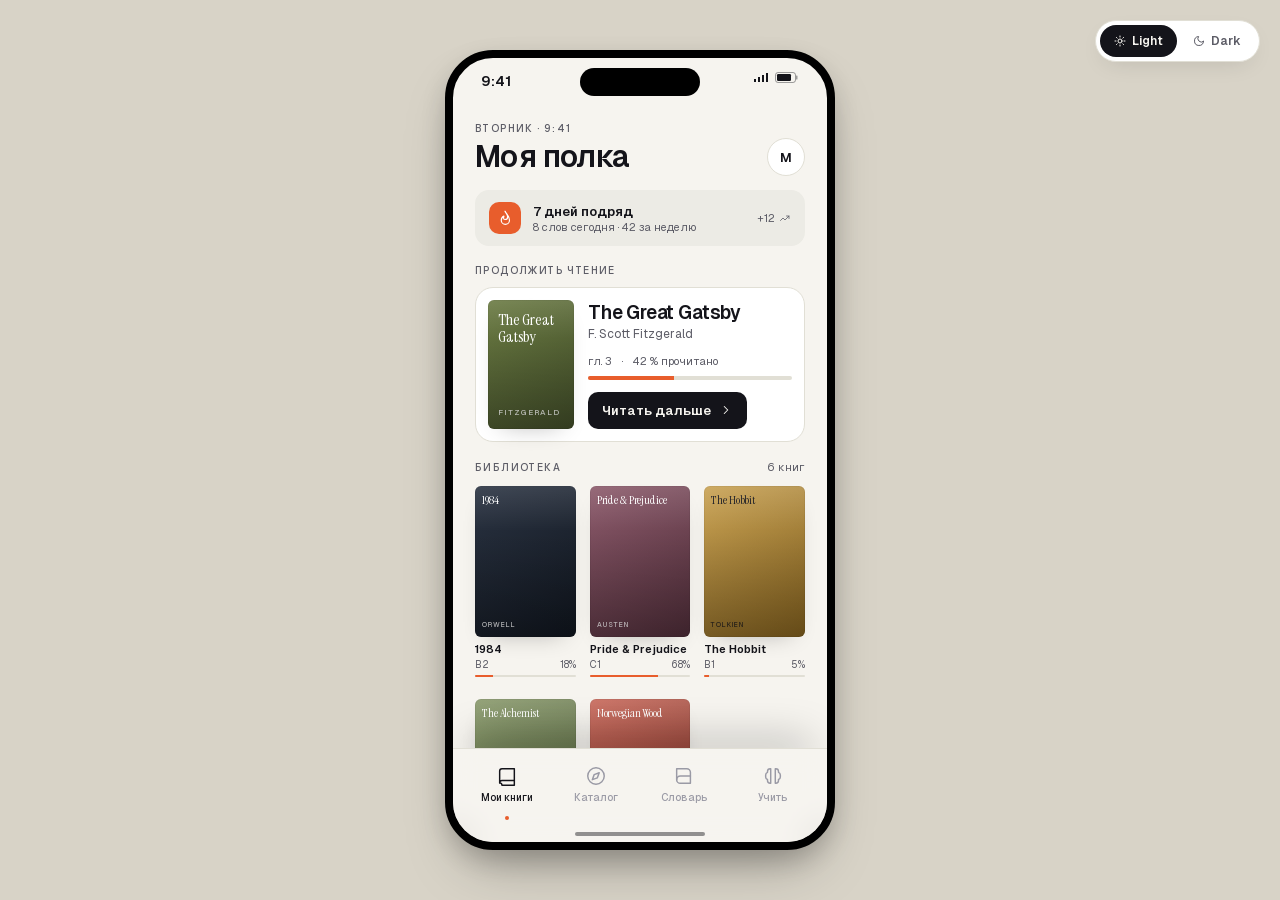
<file: design/project/EN Reader Prototype (standalone).html>
<!DOCTYPE html>
<html>
<head>
  <meta charset="utf-8">
  <title>EN Reader — Prototype</title>
  <style>
    * { margin: 0; padding: 0; box-sizing: border-box; }
    body { background: #f6f4ef; display: flex; align-items: center; justify-content: center; min-height: 100vh; font-family: -apple-system, BlinkMacSystemFont, sans-serif; }
    #__bundler_loading { position: fixed; bottom: 20px; right: 20px; font: 13px/1.4 -apple-system, BlinkMacSystemFont, sans-serif; color: #666; background: #fff; padding: 8px 14px; border-radius: 8px; box-shadow: 0 1px 4px rgba(0,0,0,0.12); z-index: 10000; }
    #__bundler_thumbnail { position: fixed; inset: 0; width: 100%; height: 100%; display: flex; align-items: center; justify-content: center; background: #f6f4ef; z-index: 9999; }
    #__bundler_thumbnail svg { width: 100%; height: 100%; object-fit: contain; }
    #__bundler_placeholder { color: #999; font-size: 14px; }
  </style>
  <noscript>
    <style>#__bundler_loading { display: none; }</style>
    <div style="position:fixed;bottom:12px;left:12px;font:13px/1.4 -apple-system,BlinkMacSystemFont,sans-serif;color:#999;background:rgba(255,255,255,0.9);padding:6px 12px;border-radius:6px;box-shadow:0 1px 4px rgba(0,0,0,0.08);z-index:10000;">
      This page requires JavaScript to display.
    </div>
  </noscript>
</head>
<body>
  <div id="__bundler_thumbnail">
  <svg viewBox="0 0 1200 800" xmlns="http://www.w3.org/2000/svg">
    <rect width="1200" height="800" fill="#f6f4ef"></rect>
    <g transform="translate(420,180)">
      <rect x="0" y="0" width="360" height="440" rx="16" fill="#14141a"></rect>
      <rect x="40" y="60" width="280" height="18" rx="4" fill="#e85d2c"></rect>
      <rect x="40" y="108" width="220" height="12" rx="3" fill="#ebebef" opacity="0.7"></rect>
      <rect x="40" y="140" width="260" height="12" rx="3" fill="#ebebef" opacity="0.5"></rect>
      <rect x="40" y="172" width="180" height="12" rx="3" fill="#ebebef" opacity="0.5"></rect>
      <rect x="40" y="230" width="90" height="90" rx="8" fill="#e85d2c"></rect>
      <rect x="150" y="230" width="170" height="18" rx="4" fill="#ebebef"></rect>
      <rect x="150" y="258" width="130" height="12" rx="3" fill="#9a9aa5"></rect>
      <rect x="40" y="360" width="280" height="44" rx="22" fill="#e85d2c"></rect>
    </g>
    <text x="600" y="700" text-anchor="middle" font-family="sans-serif" font-size="28" font-weight="600" fill="#14141a">EN Reader</text>
  </svg>
</div>
  <div id="__bundler_loading">Unpacking...</div>

  <script>
    
document.addEventListener('DOMContentLoaded', async function() {
  const loading = document.getElementById('__bundler_loading');
  function setStatus(msg) { if (loading) loading.textContent = msg; }

  // Error sink persists across replaceWith since it's on window, not the DOM.
  window.addEventListener('error', function(e) {
    var p = document.body || document.documentElement;
    var d = document.getElementById('__bundler_err') || p.appendChild(document.createElement('div'));
    d.id = '__bundler_err';
    d.style.cssText = 'position:fixed;bottom:12px;left:12px;right:12px;font:12px/1.4 ui-monospace,monospace;background:#2a1215;color:#ff8a80;padding:10px 14px;border-radius:8px;border:1px solid #5c2b2e;z-index:99999;white-space:pre-wrap;max-height:40vh;overflow:auto';
    d.textContent = (d.textContent ? d.textContent + String.fromCharCode(10) : '') +
      '[bundle] ' + (e.message || e.type) +
      (e.filename ? ' (' + e.filename.slice(0, 60) + ':' + e.lineno + ')' : '');
  }, true);

  try {
    const manifestEl = document.querySelector('script[type="__bundler/manifest"]');
    const templateEl = document.querySelector('script[type="__bundler/template"]');
    if (!manifestEl || !templateEl) {
      setStatus('Error: missing bundle data');
      console.error('[bundler] Missing script tags — manifestEl:', !!manifestEl, 'templateEl:', !!templateEl);
      return;
    }

    const manifest = JSON.parse(manifestEl.textContent);
    let template = JSON.parse(templateEl.textContent);

    const uuids = Object.keys(manifest);
    setStatus('Unpacking ' + uuids.length + ' assets...');

    const blobUrls = {};
    await Promise.all(uuids.map(async (uuid) => {
      const entry = manifest[uuid];
      try {
        const binaryStr = atob(entry.data);
        const bytes = new Uint8Array(binaryStr.length);
        for (let i = 0; i < binaryStr.length; i++) bytes[i] = binaryStr.charCodeAt(i);

        let finalBytes = bytes;
        if (entry.compressed) {
          if (typeof DecompressionStream !== 'undefined') {
            const ds = new DecompressionStream('gzip');
            const writer = ds.writable.getWriter();
            const reader = ds.readable.getReader();
            writer.write(bytes);
            writer.close();
            const chunks = [];
            let totalLen = 0;
            while (true) {
              const { done, value } = await reader.read();
              if (done) break;
              chunks.push(value);
              totalLen += value.length;
            }
            finalBytes = new Uint8Array(totalLen);
            let offset = 0;
            for (const chunk of chunks) { finalBytes.set(chunk, offset); offset += chunk.length; }
          } else {
            console.warn('DecompressionStream not available, asset ' + uuid + ' may not render');
          }
        }

        blobUrls[uuid] = URL.createObjectURL(new Blob([finalBytes], { type: entry.mime }));
      } catch (err) {
        console.error('Failed to decode asset ' + uuid + ':', err);
        blobUrls[uuid] = URL.createObjectURL(new Blob([], { type: entry.mime }));
      }
    }));

    const extResEl = document.querySelector('script[type="__bundler/ext_resources"]');
    const extResources = extResEl ? JSON.parse(extResEl.textContent) : [];
    const resourceMap = {};
    for (const entry of extResources) {
      if (blobUrls[entry.uuid]) resourceMap[entry.id] = blobUrls[entry.uuid];
    }

    setStatus('Rendering...');
    for (const uuid of uuids) template = template.split(uuid).join(blobUrls[uuid]);

    // Strip integrity + crossorigin — blob URLs from a file:// document inherit
    // a null origin, so crossorigin forces a CORS fetch that SRI then rejects.
    // The manifest bytes are ours; SRI protects against CDN compromise, not this.
    template = template.replace(/\s+integrity="[^"]*"/gi, '').replace(/\s+crossorigin="[^"]*"/gi, '');

    const resourceScript = '<script>window.__resources = ' +
      JSON.stringify(resourceMap).split('</' + 'script>').join('<\\/' + 'script>') +
      ';</' + 'script>';
    // Inject after <head> so the DOCTYPE stays first; prepending the script
    // would push the parser into quirks mode. DOMParser always emits a <head>
    // (synthesizing one if the source HTML omitted it) but may carry
    // attributes through, so match the full opening tag. slice() rather than
    // replace() keeps us clear of $-pattern substitution in resourceScript.
    const headOpen = template.match(/<head[^>]*>/i);
    if (headOpen) {
      const i = headOpen.index + headOpen[0].length;
      template = template.slice(0, i) + resourceScript + template.slice(i);
    }

    // Parse the template and swap the root element. Scripts inserted via
    // DOMParser/replaceWith are inert per spec — re-create each with
    // createElement so they execute, awaiting onload for src scripts to
    // preserve ordering (React before ReactDOM before Babel before text/babel).
    const doc = new DOMParser().parseFromString(template, 'text/html');
    document.documentElement.replaceWith(doc.documentElement);
    const dead = Array.from(document.scripts);
    for (const old of dead) {
      const s = document.createElement('script');
      for (const a of old.attributes) s.setAttribute(a.name, a.value);
      s.textContent = old.textContent;
      // text/babel scripts with a src: fetch and inline. transformScriptTags
      // does XHR against the src, but blob:null/ from a file:// origin is
      // silently dropped. Inlining makes it a plain inline babel script,
      // which transformScriptTags handles unconditionally.
      if ((s.type === 'text/babel' || s.type === 'text/jsx') && s.src) {
        const r = await fetch(s.src);
        s.textContent = await r.text();
        s.removeAttribute('src');
      }
      const p = s.src ? new Promise(function(r) { s.onload = s.onerror = r; }) : null;
      old.replaceWith(s);
      if (p) await p;
    }
    // Babel standalone auto-transforms type=text/babel on DOMContentLoaded,
    // which fired before we swapped the document. Trigger manually if present.
    if (window.Babel && typeof window.Babel.transformScriptTags === 'function') {
      window.Babel.transformScriptTags();
    }
  } catch (err) {
    setStatus('Error unpacking: ' + err.message);
    console.error('Bundle unpack error:', err);
  }
});

  </script>

  <script type="__bundler/manifest">
{"aef6aec7-70b7-4601-aab3-e961536f7fea":{"mime":"font/woff2","compressed":false,"data":"d09GMgABAAAAADlUABMAAAAAbUgAADjkAAEAAAAAAAAAAAAAAAAAAAAAAAAAAAAAGoNHG59UHCg/SFZBUoQFP01WQVI8BmA/U1RBVIE4AIJAL34RCAq8RK8gC4ISADDUagE2AiQDhBYEIAWIIgeJJRtCZDXMs86N2wF8ZyWbbHagho2D4DZgEkXpJl1B9v9/TzpkbHDdAPgtCxRthGyyGh3sEDsRiUzO7ECNzCEezhE2hkUnujBp44FMegSxWTwpZIM0R4mk+XAzKIS8yJXS/tZryqfP9bP8azv0mfIIrhL0khBdQZCl9/Le5zW67ljKk66e9vYdt0Mt/N2quMkRGvskl4d/9vffPufer5GUASQQSQhlQps1mYnsRJwmvB9oW/0bQqF1xA7ExDXBBIQZooYhtRFUFMXsrfrrXuXWVWxeJOtluFcb6XX8P97N/k8CCSGIJUEsDQTRAkGtW6pUlt1rIln2yuez7zf/4tarvutdLaVi5L65/JndTe4ys5ukQPhZET8fuqRtiuA+qZ69b78CloSOULIznX/ctI9VUvNrZ852d70eU+3OmHEm1pQzdSZ9W+1ahoQWghUp/AAREiRAEPsxt74XeWkbWphhmL9ioinM+um4ZxGD+a6YFamk4an/g9+d2Ucl9E8U2BcONChI4LmEmLYQvGO/2/ZFMWkLKe4mEOMPGU08QjMJkQL495/0/jszdxQ/+GsBV1nURSZvWVEuJSQL9v/p+eHYR/AeOA2jo6Ag0hJUQ83HyMkqBQbYI0DHhtnWxhkniufvVS3b/wBR6RIpbUAJjo4eOHPHReNcNOfpU+WiAz8gEsAnVgC1GoFBK4YNpCitQVK6hYJvCOqC0sUqJIeQq79aB0iXIG3SOm6u7FyFFKq7yuPOpYumTKEoSxNhi6n3Jy8uGOAMlqAQwhLc5uMvCNVUGNMa1/JPcSOtffBxJzDLgzA+YD4odENN+FOAcJ6M9MzyFUtq1JSaHPz7vi3flbIME+AoGMaAY7bgdv9q9/2pnUxGu6HLzeP5qOsIcIwqFMesu/011jWm1oy1bSYiwQ+hiOsZ18kCFSqfvQrYgYJrSSPip68sRCI3RKo0RLkpCA0thJ4RwoyEsGuGaOWB6DYDsWABYsUKKgQC1EIqZxwBMQEVxCgQLYAWngMSCCXfOGsm4DrkrnlYmNmGBPqCXSRRcvJcuoOex/zTv5CNtVrZbq6Cq+NWcKui7dHl0RWx5qudV5ettawtX1s5qBh4g90G8wbzB2uH4qEYZof7DZcMt2xUbey36RBagr0pNwubczcXbvZuLdiSb/[base64]/EfQXcvRD30zbcD1nkYJ5PlCBmBsrG1YF+ECRNCnhKckM0ZhUPQtC2D8+AlH9NvJDyMg7ztipNEZKqSNCh1M8gd2jplgZahn5fJpXky5VGd6mMSEee/x9H7PCFWxjEkFgkFPBxMWkg1pUT6hPu5AXRPK5RPOQv7vfm5mzN+M/esIUqKpKTpPD0J/jPd/AlvA0nHUWNxQaxgEQ/qB7ueA5DQgi+Uuyl4axPdNS/vUlge3Zu1JvJPjEA/tsV3179grg23oj4NXrVXBptTQNpERXxVnHKwCMNSB98o1AIljyUcmDLGPV+Em9XLspM/lphmV1m1rDLgZwUKTZHRRPlZhlJXoWXrUjL7M56Qfr3xIbJOSnMcmtHRCWqTJUKKXKSI03yiPqls17M5RXGaxK+MCvMfgR9OfK1DG3HMDZ88hsmSDzazd/GskXU6DYCUntDcrm4FVDFI4qhuy6bUohrkDC3iE5Iz4BWK7JG9b2LUrW86uS0X3kqymTK0p2h9+4SQB5YfshO+b/[base64]/7K0nfJKRqmtAW6PE9c0jAABUQ0lNPGx9j8QoAcDLPOOyYzsVQI+RpmTMmsH9EJb7AMwg05tzxl7wJQDq9vcMwekOMJhxCAMg5GsAcvUXpcN6XmKNmsGM391x27KkQ96uDC4tuOIxGENMxH8yiyURs+Q2u+EPanwn+87+5p49qEP3ZJ/PMs4HcFkf2RlvZY4OYnolVZ7LLAbqWsS8Zz8mYXki7nFJkD4G9hdbO/hO9gfkbqmskgdbcCpL/L67uyXoOiniCimpx00uTUpbWSGGltn+dYmPsqtOqaSQTFseQ5PKBTkJU9geW0fJpSeXxpY0JrgBme1ghnewyQJWFzM9OUjcX23IUsh34Wp/[base64]/Z0HMFMZbMg/TOwywdGkxp42XTyp2gGXjVlwx5xylXNVqWohihVYc7kK1FBb2MGpQh1hojEzNTaSADtfSRpkw1NcfSHwB2BtBy8lgXsHYbeahUxK7R4/[base64]/Y0lDefteLiNI5geXEgGrd/+V8XxYflKBfwt+ZB750ZyEWTxudgBYaW+nT4a7PdjSBh51JSlqWSwNuMxU5TBkKryinCWWhWUubTdOXqCa97xiFYoC1u0izy0pyqSiz6hMNe1UoljQEMQaqQF2jBsny9GGnY6jCIRKGSpGAqPWV2HT65jFlgXrtEEJ+RSE5LRksOp1XoFRSRRyXK04USUdJpkpAVXgZ/eeVKi0NhDbf7wqeAgUYTJqMQqD8nx+82Gv+vKOXLV+14wG2fcbWn/RAAi29z/hI1qPjTw8ejz2e/BzrJdlL08HCtdS15rWONc/rE2//9/aQt0ve8b0v/rDmo8KPMz7O+tS0Pn7O+hnvc/eAZ+/zeX1yf7f/Iv8ydMMz4cOEj1hGrCbOJTYRW4m7AkygO9AbuCBoCHYGe4N9wa1kL7mZ3E6Vqf30NFNirghn2E3cxVFNdHdsfq03KK4j63sO921Mbc/vJB5PnwJU+eoPcWrtTvg76bE6uO/bMzzJQIMsaKVkNOTxBqiuB7RUxF50kKdrA6bpdx5LiFMjD+YkV9S6KAs/ZBp4AVIejOzbfycovoaQFHAGkM0aBLoMOUwqDFogj9YDunetdxgB8INpLgqSCSHAisiZRGjlM24ZAojmbgflzpb+FWqdPCj4jNjsHc4r9tH2+QV2dqxtYWf3zq6Tku0+y34A2ZsFYEh6Jy3sWBN5QNJpkn7seVLU3e1FRExFaHEn/VQdWdlS7juPPxipDFxHB1r7k3EkR17uPY+9o+U7vO/tK9Id9LcEf9/kL/y2FxB/JWgGjAe2uN9hgO68piVraqDQSKlOPRWRoLQSOwcnlzEcno9fQEhGVk5eQVFVRVkLBqelo2dgRrCysXNw8erWo5dPn0ED/EZNmWZBmmE0YtiYcRMChkxq4uTRL8UijVkI0AQKIaDEijeOI46TJHVKRJZAVW2x1UBx0SrRGErRJrHIMES7xAu/[base64]/aS9/0qp81wend5xynYdXzv1Ai1o5kzpdjeui3E8l2sz7SqVlxBu05Dq1Kg11iR1ufNVWx5atZYenJ4bWhidWSFc56kSAcZp2zxFStc/A/Va4Oi+tp2LNuI8JKbqdj+mfb/bxlhsMtTBf+Daf3bGXFok/+wZUDDvVjWYHHEHJKsSB7WR0WtqbqDUYwdQ8lie5vmyfz1G1oTNKU8SxSU6B18yMQhmjo3SkJ2R/JH7q7zn7D812LBPw/ZMLhV14L7a0n+9Sj6pgg9IMVZyqWMkxKlSVjZPx3H5TezU61RTSfYfpcZrn6zmXT8OdbdmKLyzjD4PKQYaea6gnsHwOGtnvDOp8uRBbpjRkf4bDA1XcGy5Opvj71WKslyXal/jAAfmD/j+Z62p0iKISwHOSy0OKx/8bJC7038am8QsVOWCjfNdsc3+zpf/unnmUr5aNL+5bbg2m8/e5sB7q8/Diy1D/WxFN1hnImCkECxZR9NiVOcuGEgsktxQpRSNBDtpHos5shQy/dYnBnFQOhCbCyd3PiDlxZ5Yb7MYWUWl3h+oVNtd+vM//YHGB45ifSdWqP7bHOnWr48lz2ylmm6k1rjS2V2ynfzzWNtr3iig+84p89GHJpFXnArW7rE84xT+feO3Cgb08kfnE7/2HVQ8Rt8pvjmzKUeCk21AYoMOO+Yyz7XyJa+zyHy0Vf/XzR1HPEptkdbpX6pzlK+DWb0y+2QvH+l9QhlYqt6T5c9v8JCLxtBy7e6/NoeWJZXhwbSV9wpdzch3RvjwKVUoxlzhFeJHjI6iYRwuG01T7lINPq5GhCWc8gKfl8YFnrc8kjuqy9RQhlmP3MixxlOx4WNjW5DmPg1VtFAnPZMyxFuiJmP1JG3IPY/9zcnbmO8jZ97qX3/J+x/Ygl7m847k80w4WmPTAjbjc/SReqouKolkSHDwcczTvVkRpEk4Ulw1FMe6DHOOGEopFxaLKo29/hssJ06hadfeZ1UMTRG9+2H7jnV8Bdz1bKpVEsSm9HtWdPBYg1tpQyl4gbfk9lhKrkNwaYh0ZXOzSwTpQLbM6erucrv3x+sdJIHNp6dC6E+1U6sXhJmEnySL+facI8uk0A8eee1uy7EzjUvx/aFiJA7sYO7MlvpJr7CtIGxXmnYP1mOf6YiZlilIGOcSpPGaf3ZWqRrclu0DE6r7eJRIc86+LTgPTTgqyubEq2qraVIZmRFV8aG+lGqDMMdGe8qJyb/oBGHecxBPgP6y9D0ooWcIDf4dfobs2+E7tW8s1kj2DzFchkE/z87vOWaG1/L/[base64]/VijhXl0L2X24x7ZeVzDkf5vFeOYy56zJU5/0sPXMH/jy0NuuWSdn+J/pjAe8xgkMnqDfWGY6DnmyaqG310pZ3eWYgZMivFitj6jNSLZC4hMApai3OVpdIKR7cY0/mr6t2hdXa6I7cByyxt0NaUpG7oU3DUFumV5ulLamod/iK4EfiCCCO+CAD/[base64]/epRHTL4dJVLWq3v1BbNYFgS3UsvbIxHFp5lrK4r9J6mJr5WFQUNogxrfX26VSaCMLayPb/MUGKlz9VXyMrq0rIjJQe2qblkjiZX6XG01tsKxJoZK935V0VvpTMtbn74moFrz67MLS6Tu9Kh8CX+SaR9+9nNZzuPU5/ntu/[base64]/+Tqp49VVasVwqr6R9PS7yquEmIKB1Wuss8118/BX7r2kYM9IkgGQ9rlVxEKyIiq+LMp+Tln7o8cEGR/SWuo1jeAKxi6PBPOABCEMWKhPU6e+GJo050nbj3RdCGwcVM+3KHyHVY2zZrNScwVX98RZXMRTTnCdLN1pkhuk1bL3bBaEMis1VKZbROi24NEEG5b3SA3fl4NHiAiXvW9VTIYCuf8n+eVK1uE0sDEVM9P5E8ytQ6X2DKL60U/vpKmiekk8SVxa9Aa/Na/t5B67OAGuXF0lThGlNqvI6weJ4+jP7vaXc35Kik4pveXSNoUsT34/7CJtTXhUPOK73z1PakcJF4mLOb1/LKt+N72MJP3bGgTcRch8SCcM3z3Prv2UGA4iXl9t2W+xjzCN7s+rTbYciux7rlNsZlovjFysDmScPGN5tH5mlhlKVEKXXxioWY5k290RRKBZgs+ESZtk6JS+Y2W1HC9sc5sHlmoIebO0KHhgGW/W/lNswlgDxLfER+Z47C9VSh5KXK1Fq+yv++GVhDPEqCahy8RTiYdo9Kp9ya2HMtVRejcuHt5cPT/oRmO6UwNNdWmeh28HSQPfWKN3VUSrwJT9M5V2giXx6xUaPXyTmjRJD3Af5k4SsReTvvrvsXn1bPSlb9KuyGHX+BMt1kyl0xt6XMGU318kuu3hBCqCi2fJz//QpQRaUA4u7Qp+crumio/pq0dHJAq9YUqUY5WXJylVuTmF6tzc9WA5GgxERjQz129OnmJViKnaR2yKoXHYL8fO1Q4kZY1VXgI3yo+lZ52XLy1pTKEqxY2+CLB8F/Xlp29Ql6BJ0sKUwpaCz3tKLH2kjCTqcQblAUPrRPr5lW8DhevnifOQ3yDMbjBuIIS6JUNhn+DYWecZ/jPM3IGNOgb2Oy61qxSZYqVmqnIr5QoRJl5dUWG1vnr5F1vWspTJQX7pA7aXA9GuHr0CpFKusFpZBt1FaphMxhQYv+VfR0osf38NjjGZAyGMd5DSTSE8X9znsYAKVEc+4o4e2QZJdYupWwKUdViEjCgw/eduvfUEEqM7hrp3j0yOuGrf6XKxEXchFfqfe/6/XsNl9eexz/An1+DaoxxqrqxT6lq9GXTaCqWT6WsY9jMZKcFw9Ie0qLrRRSXxQU/861/YhUfxU+HexF3n+h98HTyM3l5SrWw0OWb6tlN7FbUGkqLFBmZsoJdBBp8OoFP4h7Ugj5XhuGd+kve9PLU31ZfEE/+daRVXM/+8s6BMdJoSGsN7MB3qpT5BYXKAtVOGP1c2aTjPSc5ix/BjWe3uDvvKSMNvws30dytlsXv0DnlRZ2Oa5i0/EP08V9xoI6prvrvv8G/AZrtmOyKcDiuYJIyfNn8jvByTHrNEeGc9DrxD6pG2/eNBA/+vlN4CQ/iT3//wfeL2DD/2YEabYm2z9T1Hkq8NTv+5kTUzBMzVf+KRv6FoSAhfO5Eqjw6q1xfJLLXWIhyTTleWavR4OU3reLCiH3no34nfpc16GWWL/D/cPBl4LX4axlvhDtue2hWHHlr5tVXiVdhDY/BHw5ONvsHyOC8raPz9UM6Z7PBkCo6rbNFD01TJzy1qeS0MPeMeKgFUWe7rZ00eZeDFcfSZIks9RnZ7/CEYyE7pSmJPE8ekUDpBQFqrPjXU0Zos4MQosLJpGm5gov8biUhVRYPLbstbvQu2q2HsOz/gZWthtBHlo04SDf9b4r31ZMuhGXNLJ9wEZ2MstgL8c/Vu1jxskwSRkHvhgmdBAStglFkdPnAqOxe3MZes3PzCuhe3qNf35x9j0Q9stFsOMRBL6khmhOqhthqbw/[base64]/TPUEB0etb9HJS/q8jW0bbqnX4OfERxR6z8VKE2JYOPYR+RNXsOtkHhElmpVJ+sfw9UUA3djV2Cfa2/Fz+KYdljoo6sQd+OH4afgc+VuGr7FZcqLhScYfiXf2l/lUf08ZKZ2WoMmGzxHHEq8Sg+cLYqmIOrTxG+aDyU8eFrC47a4A1zXqTncTOZVew5exF9kccAaeFs8jZzQUuzu3gDnK3cd/gfsK9yv3VDfK28o7ynua9zLvM+8lz8Ov5Dn4Xf5K/mb+ff4T/JP/FMG5YbFh12EjYgbDnw74IDw/XhW8Pvzn8XPhVtBAdRzejB9B70cci6BHSiJsino8IRrwlSBeUCxQCm6BXsF9wN29esRcYCIAABgRfQ2ZnJxyoYQEENgD4IvP9GRG/anJcGgBaJ8oFY3Dha5XaL6VP3CPNnfTcRPTBXXbx82ZE/7aV7+/TFBRpshMs1NS3fA8ncRGhxH0MERwdkY6DoUPpAOgm53XCExUHbsEd2UbTGC1uQ9lF7KGE4AjAZtMtEin3NUEcaZXXce4UpdDnXBydGWG/G4SdC/OVmmp6ZspsHu31CGGiJiBSdvUX3SfTqIQssemWi1Pl8mSoyUjld8AFzVgDtXP7tPVkPy8oOOsAOl1NpogzDXrb/b6uzoMvw2LEl4WIpXtYv/QTDAg6rZgvGEaYowQ+HazNGGikSArSM50tOh6LblTmQLmyYonvFur2aCuLEXpg0K5fG3WDIFpRLk2x6BeTbpdBI8HZIOjKdxriToealFgAHdKVtCI0KAhex/ojwgFSnOrUoQr2KjXH/TJpurv6UbZhDMZoeTkvY/F6Xd1qezLq8bIV4DIlWYuVqQk5kCNLeQiVyuDpk8f6yTGercAE3kuu/hBeO85vcPMlUqAEJSPHgNkp8hkDxGf5GvggUCgO0rApm0I8dAT6ih5kQVBrCgkZ7TBoE1DN8kmp2C1RB7zwIsE+giTS3Xpg47BOzV4ePt6xqZxa8VqH0wUnsCjc4C/8QV/5Ozr+ewaGgaApxlts0XR6PYTwjnnvXHnllSurWroGqBXT2KEWvw2RsFEGEVrOLAvQeZgjWAhIFLRDUBDikkZvE+il5G03Cu00ILXsOBTKg1BGq0UE/nc/w0NDj8+LBnl1vhEhTQkdw4RRyv3PULI4Zu5Co6GgWG5R3NZTfjkSEVNGcwJyBbOqed3ODUQhiirWoEUax0T4cpBHt4JdKMBnMyeVszYnKqwM5qVko4rVsjBrXMxp6gbl8HSFkCoh481yLODFjXSCdu4gYNT0Sy/cDrd71AZZbbD//W8K8dEsh8Cpx6WDHtSgDblIaO5iVgunHySYts+QHONBsyCqLYlM5jPcbNBmnDGQRbtZaJ2bFcVSvmir5kDwaSNM4hXhoqlplJaGzNOZ3P/hW7tnS9X1mYCtXeXAQg9uC5dmjN3zlwq7hZsdElxX86RaOL2dhLa1JMtk989PyJn3UHhvg3ka/yYaH/ulfLwWck8e5yPeiGSFycWN2RkdygKokGpQClX4DfHd0PHWDM1ARhSx9Iab5lENNEoNuD6LgdyX/[base64]/fnFxNhtLe7XZfF82JC3bDMEtl3d4TIBKB4q5bUmnt048k5lkST6TnJEYD8IoZ58YLRyUwI/mlEW7YgHV7jve5wyqUOM6honEEskwOxsBan4HEezEfCvBpO30XKDYBMRRK6oc2Mr6hULJUu2TFMfA6uNMUghTcrxjiZlhOjHzmaXOW9c383y9A1913rSdePCOXh562hBzFLaUIG3OehwYx8l6iuMxnrcSIEMDmlynnYyxCz0JIRvlVDB9KOty/MWIUF652rIDtSAVE0dJSNs0vYsRTSRDDeQb6K1ixU4LmWHZ4svNkvi5/[base64]/zbjvTPe0YMxittqsSoOFXMi9AiKQhnK5bZghOAIyDXo1gqdiAbdz8mAHRg0A2hTlF6CMcjXCgPbPnVO3LUnYMsMLU1bnpwReWUtWC5sGaq2LOaIloVqInEKx6MDaJuFBv16CKZildsdw6TSO+zm/x292L4yGnGa8yUpbVnh81JoxpdyRBPbNx0a9gwJxYSj4hXahUoSVxzBoS+LHicEegam7U9TFlx49urQ4PTWrfKfTXVrYDvd61pEXvrRHeIKkHwpD3eIjMiMdKR8zOkwivyBCO4WNRRZrmDTJlUBzvCh2uAlupg7cLjFM/K+lM3kOgUs9CamKLiZdMhicO8+CTzsWha1EqsusmowhhtpCKRsMtn+RfvjIoS1mk0bafkkqPa/gS+LfjetBiw5H4sFElwYu1u8lg/tuaPLalgQ8WpRhQM8KE0133XGAaA9OdTskuKYtlOac9OUSzGsfEWU0H9FqTiUNB51ohI/49zRm+Hc3VBr6mIlFOce8LK11WEkPMo41uDDDV4NpwlhLjQKTUA6ZUeGTW3Q8KE3Gd6fULz/[base64]/DKQnefmZTsCJ65I92u+0rGg4zewEHfum78AO/Ft5lI/Hv91sf6MP4j+if+crfN/5l+pP+Fw1GEHL8feO8UNeBgfv5bYUXwCN8Nd1KGbOVTLRUtIsNmIthODKBo4rjG6Ouy4bPVNKpP9dWkJodNhd0KaHkkCj9q2fHoSbDUoiiwavZtlV/ksA1qgutWOgwtKkkaanegfDe3RwW72sTsrrgML0XR1u9XKqNpWena3+Lz5/PmkdIRLLQnjyv7AHW/RS2Eoirataq9QKNcRn3AQwyaqF7O2sRx/[base64]/gBJUevX/8+w7/xJngG7Qnyohyb7SbO/b8cr6s8E2a3uMMb1HOoZsn0zkAvIsmod39qBBdFGDVRMKjvFruWzjK99MeAIL4MLuHD/qnk1ZEJDPqzuEMP14IHQidgDG1VAxZz8b37mPZNRpwdOIM6MUMT/siq+4C/[base64]/AJDHysnMTko/YNJfdTGMU2q7uV6bppicDLSCh0xEiJTfJqSl8x6p3JBvo5pz6vGwsbkPatPTVCjEhIVQ6DG+E6VWp/Nbt8LY5EE1e+nlPks1Ub080eIV8xH/q/mEzKJc+1RsXpZ6aq0tHj8K3TBQCR9N3CK/b1mkX2KBQdZXDHxCg0Pu+AecfE7iD9XrDqyqwa2rVdFXaM+/[base64]/fuJVv5mJlW8mrtfTxMvTMP3SI07etJF6Zheskemk1puWRExdAgppG+0RqLV0EhcCW9W1bNypI90kDlv5f8foWZDVOVTNYlw1+8isscqNOLK+yzByUooXa1bNGhUIffLxPpKGWwHca+328LButok7pOEl0JhNrpSqXN9v2tFxSKHQnldJMI3Vo9/TuFCwxAvu/VM319qyC11KBMtH03JOyTGSxmkLmcnsjz/r0n3e1sdrTNZW9sEFX9yIh+XD+nf3/Gf/[base64]/C1gT9SaCTgV4ohy8nSbxj4+vRw7a3gtZyHm0onTdzNCRc6eNRsPQlkCPeathcmTI/Mw7ziM9FHAqiIqsfk7ULb60+QhR+AetpdKZhTldtpBPCyGf0K/463wmPVf88ksw74/kKTVIBeOJz2rmRe0wDZE7jzt1KiyOT2SA3lJq+379Ka3JYgKTdvTEnh2CPYdPGb2UwGsc1axdPL52P/41OW+QRTBVbm0tyayCj9fZE8o+YbI8Hs8u9T/55INFhfVkA+7kM+71yLUEGAjlJuQgR8clA7fDZBj6Jd2uRlTArUONe/L3Xc67AaYVXVSbKBpJW3LfEAo5XMR4O6FuOXB0ntOXyd787cdkAdNla+vMA90UFuKQ+h7NFojwXCLsZo05v2TiKgPmOFUImtDOdBnwgrEZtKOn9m4zwf4zBoMzxJtHR4eH8IfbHPjNlAdEohKVwjhVvk5HZOe/xSyFQxUs08XnE1IxMx6PNysel8129fvK12OOMBf4I24UfGJKqZ2x2BcSS3Cq/P4OB1+88YpnjCaAycAG7ocOia131dTg77E9P7ZagVsqf4QwcR026mc0V64ID/vPqa66EdxyVH4UlDhfqC6PTLJ9H9wDD2x9+DrH8VCtmBAaCcQyZjGOnzo5qZ8x26lEi5gNQYBLGa1ZoE2H9ZnpM+tkQEDrNcwbMRiEI9EUUyi32Ubr1+16u9XLLxQkDFYeXXFo6J6UB6+DNRemHr6C2opPY/lO0zgM+v1TM9EgH841FTE/5/GnJ00STOUC9Gbg7CXzntzRnnvvu6YIszq4Zg+7WqC3hKEpgzabDLocTQtCIWxHGZsze4stYpKPNhg55ElzU8TmAgH7dAaTEeGTLKWIEbJO57FNUY5X4rtb9gbPe0/5YPsAR4RBNY6HQdcloxZkJALQ9RzV2NdW4citt1432QTDNQi/[base64]/wg3ujJQA4/Iivjj+Gv2y5+mv8ZtlrW6++ljeCrUC/eQTecL4sbdn/UCbTgfvn2uvYTRa4t3Cdv6z0y9KrU1DHORMmQ8UQqVzrBEzDuSw4OOJ5LQB+n8mqslaHe9lSdDWdavhMa/mtk/+jEec3T6BoR3S6NGEGE5bgDIXztuNVCq7b5bzEhgVWPvBjhlH5mBQxkFAUsw/6ifrr1m0bN1hGvpNRc4PJxw3HmfYgn08KK0YatEbhHUpnrxCVgrhoe1YW3O6gILrXoowT7WlztiChlGQkzOI6h1FEx2G0FaYBgZPxHrHN621t/QcgTPFtw8293PsbpaKmylXelC8FMoabAwK1/3sQGygyKQTkViX4vlrKZ7Im/JkqwADe0w6Cpa+ek8n+N07XTb4KrdOZ5KYaHJ/feO7ckSNLshtLruB64JHSAXA34Z4MaHdI4bYAdzJ5DKexTeDXBz9ELRbczYKTlqItqEke2ZO8kqcovVGvn1y48Ke7+5yd8HFArqbUukmelIqeKpL1xbA614USv/gkh6j0/zaTqYsm6dfJdX2Poi4848wFF7ygdnf1SCgVE4HI6w8FFX+s1x+XZ9As0vsyH49YafVS+e1qzrQD/KVquuo/axmeARLeM4rB0O3nLUF6gX4vcVOriUAhFwV1ONjbhEr4r6ic3e4OY+Kgmte7VJ9hG3Aolr80ysefNVeI/osshSbjYA+6BdOTA8eOblgE3910M1Rsw5QRZJvZKAk8HfWqs7NkDK3Yf3WOIC5GrMdIGOVScXYQ1RN4NIjZlG91tGAL7zZtzx9eryjH4cptzbV+Zmy2B/qgjm225nKhRs2sXlSDBnUYnZi0Yv3V+pDjaE0eoCiWmhlT+x1gRC6MQBlSTzgJf0WFwOZqAS7HAV5/IaxtWK/yE6hOL1M3Vmw5AFvI80iFmpmU02gkcNJkBAxU4b1MVNx84FM38AeMYMximK4ozkxmRmPpYYcCqfhG2ktM84/[base64]/nKyhKuVm+flT+hZdcyPiK1UUQVuVpYFvY5QiqjaSC3L4Zffh00hHtcjKyurJutAKIdNIdEQdazzAKifo8rll/PQIXei6IKEe4nJGn8g2epDUCj6egT5F9CMKyqP1wJ7AgyiBDyqmkbD39OqPW0Wq9TjrV4uvmdeTraEx9oJFQkHjrW2pLApKh1ncWpjkXv7XOAgzx3aj/68byTPBZuYRDUZeHO/YTF2rZSSibVfBLWXtQF09t/l2xB2f5fsuPsNJZnZfsLP+aJRH6BMUX62rsJ1XbYfi0iNYmhnVhl1Z1felNwieeZC/ZiqboZUB3J2nrfD1AbautAyYfiz4725PEURMOB3tzCZDKKqEcqEIKA2ImHir6S5vYr/J5nNJgsWjRX5KoRkVbY24OZHZYxp70061cIXZcCcAejMG7eTD99U4YkqSVYtKd/[base64]/ofhJCHU/yo1mnQJCOUaRhnGYNwv+Ngn4gVqzXMaDw8gTHhuGn1scHyVKDRceFLXKCKu5cwFlomzZ8/ek3O0lu/qYHYLpGKic2bfA+lQXiQC5rPvsZ/KeawIYBF6Wm9TqcONWyEbZUlDczjdeBteQZA456pi9zP4PmJxDKxTPWgNpO35yFcVM0nnjbhyprdio0GjHoYota8y7erePH//zd3pybnDvcPLQme4yq7UzZXNzSZNeszrUqoademlMRSW6jxdoSVOaXFxSfuLlTHnp2ZRZxulnBUuhPuaRSqs6wnDwILH6X6IulxAfCF4mKxDSacDuojPyCDGGguFnslVWi88gpWeKOneegyTvfQYTLj0z5v3FUDcu5lQbF3u+D/v3jVAgtvmEaYDc7Awo+e7+PCwVPp1fmhbjWE6HAaH60b+4k7qnAzn1A1t8jyC/0yY2ayGttV3wTcyw+EjcLbxcVe4VMCvFN7H1T0ReWrmBFwzdKTPylNKJUuT4gpsNMtFWCPC5dl4bUYcrGLC1sTcNGI6sPPlqn8cr20HeUwk6cc+SuY9bAI5oPaB2sWi4ytK5GYDDbDV4EBqqNNaScQGRTQ0IMHDSMulWlL9fCPor/jPlNp5JJ64ZHBl5V1I72beUuOOvHIXZ+47a22MrtqWV0zN0xsiAvZnGnw3KnwXGR9HqKgSnNr99XMPGtEgOJgz64lUHxN19j1dbhzh83UsThqtySeuv+OVXwgQa84RtfdfOV/6R1Cp1wEfhXff9PHXPLi6TmpUps1DQDUKQICfbGLULVvpOmjBdVduP5I2Ob3dEvfTj3L1efl15vBrXOGFLWTTp156BtvXnlfeHOpsxs9skaYZFPMKBr/UhPb/RDVhM0M5jZjCxmJ8wwHsP1mXdebP4mRIhopDzdyFn7vuRy+yQu8sl/4vDf01KvA8prPaKcKWgeyAysypfR5uxi8ozp1y5iDXrCNh1QOFWJtOVR032VHwWe+Cyq7LD+rm8IDFuab/[base64]/nt+uLpXRPt0QN+fFwSx03mVEX+Z2qzPbF/bwGp6fdrMrcX198Oll3jLQr0et3Bh8Lw5PPGBIlbj6UFHd62rXdqTfsLDiAP1pt4Indw3weFYXS9ZjROR0ADlAgHQ3TadItL+wYFzi2aQ0u9WivWdNZDQk/t1XzRgiIz46IcCskiJpPGUFLHPVnV0U1G5b2q/njnRssnUjchA/fdGWDkij3mXY2TiiXYHb0jBb6EnGWCLicyeyhIR6QaOSECp/iZVPQKzzpAfv4d+IGDL5BIRFRBn8jZiSkVXU0khF7RNEAiZmJCdXaAgdCUFCEQbC/EVIyKjRoIse+gajiaIZs8VqszucLjc7xnm8vM8fCIbCkWgsPp5IpoR0JpvLF4qlcqVaq2+QyRWNShWGqzVand5gNJkJC2m12R1OV1NzS2tbe0enW8Yu9AB5sRt7sBd92If96LfrZwPuUXfoyGZ3kVrq7S54H0FjYDYGDy/ApoS+qbbidkMPMJpCH+QvhUZQqfapuoIESUlJ3xxGimI0oSFywYYHKH1JrR+i54xP0wgag7NdOCxAIJpAtTHcbpPTAUHog/zl0Agq1bw7hoIESUlJ3xxGimI0oSFyIdz4gL6k1g/GYk8c2EssKf22WL70f65/4vLX/R9FfpltcyPD22EfuI8R"},"c69effa9-057f-41ec-afcd-2cf3e1c22109":{"mime":"font/woff2","compressed":false,"data":"d09GMgABAAAAADu8ABMAAAAAg2QAADtKAAEAAAAAAAAAAAAAAAAAAAAAAAAAAAAAGoUmG6sGHIEsP0hWQVKFBT9NVkFSPAZgP1NUQVSBOACEeC9+EQgKxEC5JAuDPAAw3iwBNgIkA4Z0BCAFiCIHjjIbwHolzLN+DOgOwAtZfyIciRA2DhBYIx5F3Z6cTNn/n3KcyFCIg9Daqc57qBJU2TC3oyZJliHJgrlNHmg3iYxkBqE9CxlDsVnqr+iIz1mr0Sp2eTU66qBHLhx8ILSwKM3mu9A2k1j4wZvuM/Kk2eNn7rscqmxXxqwEV5r1/pD+yPXQ5pe18+Pif1PKswhitpY2v4qqxKWEeRcXmd/QJB+d69sYWJWgp/DnR0gy2xJFdf/8R1bPuXoStKJW/BL65/lt/rmUSLRMnSIqKipiAibSwpMSEQExa85YurUrVxE/Fj9qw7m/ufy5iP6xH/N18xMjL9l2ySm3QEt/Ejow/vz9fJtVj0lIpUSk1TJiVj2+4re9iZ1mm6b2unu47Glv5mNa0tUJEShiEPmEfPBAiDjx8rfbhpoFgYcfKABMtCTI4B2u/eckmc2GNwv0gUg/e/bU6RpVmeSzrpFVrQQgxaSQptdp3xOgRfAkWWYZaBMHlpCrD3iAzvU3/RUdd4DtB0AF0Bswkf86zRsbEHQElIADqAAWBweHVXLH8rX731hWZEfu8/r6hzqrEdqWIfAAgPXXoYOyfabcHvASBNeJIwNJGQhAWAD/RLgNKqG249k0d5SgoboZDNLD3nu3mGdZNp8ihRKw4Hbab1NPKRDKnp83vvtT6nBccwn2VX+93Q+L7jcRcCKvg8UHcE/9STwb2GdAi8s1o9u+1665qWI6GFxXCOV6hSLoBzdPue2cR6rjodUrVbPl/eJMSvpAPBQd9c6pBuWigUPqYlF9BdzhBByAs/gC+QIJKlL6EKLIT9RH/VchOVQxV+I7hFCFVNqdXdptbDoXdUh1HSu3nt5FV7iozPPVMqX6+0o1Sg5TDcmWKbrA1Ar0AnZKgBoJQVNuQIl9elV1/Y8Ag2+50eCBRjpScPfTkXI7YzCVk8ukeHKGtZHU+VgknUCm2R1KRTospYDpgEtLq5JTav/uX/YC1zJsGeZwWFPnLGOgF1H376QM2KIGXJqa1BjRP/1+mGY+xNrTrXKqeVrWpYQQjEZogidYq/hl1ev+l5LA4wDInCDLw0mEkCBkVAgdA8LChfCFQQQiIJFiIHHiIPESIBLJkFQZEDkFJEsOJI8GolMAMbFC7IohJdwQLx+kQiWkWh2kQTOkVRtkhC5Ij/GQCSZCJuuDzDQLMsc8yAKLIUstg6ywCrLGBsgmWyHb7YHscxBy2CeQzxyFHHcC8p3vICedhOc3AO+cIXgIAiYgRCf5DThnCAI5Eh5kT5BVgVnNBQrI+7t+yhsaq57ToT9Wm6sjaK50F55Vl7UpbVM7rl3Ql43KaM4MmOfss/YV+8FKYP2OjdGN0zY2Ny5UR6tu9dTq+dodNV47o7ZZ26qdql2sB+tn1487E++CYADMoNCgw1w4ir/EUeTxXlJSmTYzzTz7PFteLuMy8PfsecSO1+V7aSUKy0BQhOz2V+nnA0tBM2UqdEYV+x3PI4+MA1TZN2MzTlnJOBtlmv/EPQePnPlIfD6LgsVMePXpghbnhVlYBZUUK1ETlSulKtWYnwzcwpUFFtp/67vm0Jhmsf4HBAl417S28/+IKReWwYjnQpnCN1NzG1sBBzIQ8Pf/44gkCmd+QHDv+BZgQyoQYIqSG2HTzc1OiD1kXFcbhB7RVd8KocdW94yAWARA7wJ6VEsG7pjDukYA71nRCwxQVqqm1igbydNJmeMjQbt/NBxDs2x2XeBVaAGepB4hVzRrjbJJZUFjMMOv/yG/qBswFP265kBtUC/Ak/CIYRU0irACK5EUi87FK0IFegf35Cs5qT4h7SEf/axBtB+PV7dgL2CQTT4+cQJ8ZpQfBSiBF2rjvOI0eD3jl3LQ8x6hNXkZU1geXvJv+XNzM1xQLpbhZE7GF52DRRzG94bU9fT39GdLmXqy5iVuhyz5SNOPR7JANzwT4hbO9Qx/sf8eUSyi6fzeYmtuXCbskCGxzTfzteHPwXwJexZC0PhV8PAIGTwFw4s70thGEcHoJBo9ho1piMMoftxYNG/MWihv6tcF3qQeZ7SLGW2iRx7xhfY07RV6tAgd1pC32f3CBZBQ0LAME0IgQqQY8RJJZcikpGFgUsimWAmvarWaterQbZSxJppqlrkWWLy56jMR2L1k86yexb/MDu+I3K6nw2LYtM4kW7iiJODZnlBUB0MJ/g+L4L/GrS9HHhp5uOeQTcH0/3Sfm3fdgG46FNO79phqW7QBDbtj8VX4ZugnL6mbV+yZEFeZppTG/64HMSJOuknLwi19P4ZqHvLZmJ2rguqQcumpJTswbSxzv+keUwLfHVyZoWbK9a+lVI/dlHabpL++s6di0YThNPfO6QvFQ0/F62J8pMgAuXo4Ssfy33qS/lFTvrIzjU3gfdKmvKfGeQPvVzpJL3GCtv327A5OP30aM679ltqHnTByZ/80+aodK12w90CG0jjibD+7awOKC1oyY9wcwihN3tK5DnvFqM1FfieM07P9s7N9TPtdJ421qFLFuBBd3ID9wf7ahmBDaFKCUVZlo97yrFcbzqDTFdfeK0yRtYbvqGlfk88pr7ZqSmRx7zQ+1P74uZ3y1gOvTXljggzCWlFIB6Z8JO6l/iqgtcjasTOoyQajZQmNW0L1WsLJlVHcyZi03FYp09ahV8RiaefeVX+zxe9fS80bsp8lfdSRP5Jgc/DhE+/[base64]/7XI+CA3VWZI62VLtiJBVaeGLW11SsSo6dHreUOhlHHQXA3EtjCLVVtJINq+ws9vXPZMjfq2uxYpNtFFGndeo1qjlfkjvd9WbNg0nByFYoyry6qp1mcgjWSOm/LDlVWSiPrlj6iytaLqNXbVA1b6N2Nyoub5zWH6HTTpiIli57wS98s+qJzQNFl8AUL3JmbpHlM79uSQerhqNNc2ZvdAtFpYzmW8MnEYDCnf6gpsRkdVKKpfGE85/8vr92UvdmyRx/z8oY65ambd/fA06hz6RoSSeFj+lmUt6JxV0Tg+9WTbH8dn2/a4n270onWNKhv6E81lV70XSzlbq90/35vq8PTNe9vi+B1VocqLvP3ZvvUGgFJrfU7Um9m7eNWs1TY9zkVhpMmbdgyZotO5LJZMmnVQBjjv3/[base64]/p6e53sM+FXerzw8+NkAHoLwEvg5SSDpy0SSXwat+w78TzU8zeovGgoqxpqFCAcHN3CZ9vd0fThrwJgIcAhw6MhISOFufDKdmARf3bMFuGcGOcwzQwgn64BjoEifFHFNYSP0DZMn6TiclJc8HtYctHezcBNUFXhIQdUqeI2akHsYG58k/cdgc21NgrCDNky+zZ+CbbF123MCh4ho2Jr0GLoCKydHGNXAuRmrro/[base64]/kmyIIQTA5Bhq1rLOlETyyAJRiyo/AoUX4jL0QwTX/Gd9xW/3C9A9ygALy3PGHJ3819lsb7fumg8ZEGjfNPcQ9cjTLn+dD/BvJmNTZ1Gspd8aRZWTfFMKEl0RfgVAYK/4cMdEmehC9hMbIwXJIvguH8P34YfwYVuMiRaMWaiL9daPSlNtPV2yvXW/N74zvsPfYn01/2YgPuAZGfszCdYheHfavlyB6yplXYw+8QcidVnmzG9QbVbmAsSkglD6LbFmoq8sNbNPdfvaXFqX2rA+CC4Dyvu1+as3wLeET89rz/6cB2l9DEoI7ADVz+YEFEaBnz0sBs6IAi8KdcURTDwLwh8W9LygGwiMkkcnIqUqbsfogQGZRB/q62ZyW54gEtcZKSBa11Rv2znnyDnXzlbt0AXfdQk0YLtL64iDUEQuQVtHdWe2kkwlV90ndngoRg5DaJt+Fm8SkRBFljLGkKJOyMEsylMc1vBTlqeP1ZZ2u6w3hCXiyYCHBDMEGwVtBS7gl3CP8VHhc+NXOa/tHYj01oNkjTVqyog4We5xnx5zLvQpGAzLgm7ygYIr2jaCJrnnQ9+RbYV2t7fv/ZT3x7sPZ9v+xH9UXAPzvP//5e4e9jwE/ehSAHz5wK+QW7dbkrYELZJHNtVlhjfGzH/Cl750EZNbwIzxry/wqPmdCZ2bhiLR/uzMvMFILrxpJHbIGFE2omgVqRNeKoQ3HSGwduDqxjBBsNL4eocYKMUaEiQQmiDFVtMlEpogSaZo4fRLMIjGH1FxJ+iWbJ9UC6RZJs1CGxRSWkVsqywo5Vsm2Up41VNbLt47SWgZb6G2ms4nVHoV2MtnOYjfMDma7FNmvxGEuXp/xOarM5whqhBlvmFHizaS2QYGtfnPNcOMUO8huH4cDSh3h9olyxyBgRjgITyBKncSgjugtbyrRuQWaBewed9YEAZ/MPXuGgSzLtxfi2ZC5M9z5K/IJBxWdmz8RdVKfBRPptwVL40XH/[base64]/QJo0jGkkcnSNYRAhnzBTmV/od4q3jOivwvpg5v5XPap1Z1jK7mSu5nHQks5ypdqyIlpc4R5U8PQ45kgdOC5zjRuUZx+HFycAJ6V0jWkbUKyCCq7A3KtwvX0K0Yfnfc3QpDvHXI06ObY/Yfw9FN0OUJhMKj/TQC59vUIsCqqhs4NL9fOgbUHlvpVjuc0D+imiV1zrB4/va+PShz16zRCPX1VNGglNPk1vefKuhliCp8PuNCSKDIIrW4B09rlI7gHQokFwy7PgoSpG+9CPyfF5M7V7ddL1Dm5+1FB/NGksAPNq8wmME7Nt+XkDV4gnW5/GEm6fC2rHkAEAOCfsD5UZHVbDtqeDyyss3W0YVZexnOJ3llMfYGqGAJgFZjQxSuf0vbYxl5MAYPZBFAQSRGU6Yt/P0z3DoBTDOO0L5/rnwnYJworw2YJoymKyuLP0ddzQXOSD9gCNjKmTQB4aJucarfD4jnItUuxltMds8tt4xhnBP5JzhC0+c+gGilXOH7uPhLsnDS3uR/fWMMxe/vPj4wMMaHp0mO3M33lw/v/UMCqjzJjLKDbt8EMtD8q2NHnSzSeRcgJ7rA3S4Ncg0ad/9LN0eM6y2+qkauz83vPrJW2SnzxtVc4/iByQ5tyjpeeNykqFNPZ74hZPMRXl0Wf/rxsZ+azRo6LHyXPyV3Ad49GXpufMmii2S1vCuswEFmLyq3FirYVlm21q5wzAfEA5905rOXupkMyk1IeHoxbS7RNmFDzE2RowvLSCbQYYU/+ATZkslpYCcOyKVz+ssDrKGJaNOpu9FcVof5/gFOvfQGMJl60GrD6+KXHRCkWVyvpocM2A2Ww3IPytzogGfj3w/czEKddr1vUx/6Cg9ImRvDpBDDpyoxin/i8dEQSUysA+rPI1mVWlYZo0qK9LGFDGPR5WOTeKLHeeG8XyFNF0ILZ5mhcDB2lyw1fvk3ON6ra6edsvOjKHrXzVWU09abKQngUoUUMjoe0EZet7O8xu37azHDy0zax0v//AGePi5d39oj9nztyy/ozx/3Gxosj9UbgoSbi2X5jHg8Wd8FB/1yd+2f4sfEX7t2XbInlejTtK81od6f+OXWR+v2rH/9zJo7V/pFbPQbdve3W3bsdBTOXX+1KAOL5FRWF3q0TXosqZ4vVmTG7S68voqmsNLpJkLuyeowOe/tu3Qsb179h/[base64]/7Pn6QcTU1CszO8BYSoSiglK1zljuGnqZUqQYXZfvfJJqZVV7ULp4cfPfRWV1z3e6N+xd4KwPMb6iY6TLP8VdW/dJ5YiO111Te3W5vUl4O8zjcqvtFj2MZNYvclu2d3dbdizy1DcU3YzN3r5/vPpirEmrmOz1KqY06TCT6264Pdl/u8Hnp7/Ymp5dpUmRYPrEIrcayyGquRdK2QM5zcohQdf36kJ1ntKiwY6CjekYl2doIxZ4iHXJJntMVpo+RC2KvONKcPKKeFWpCQWy3Exvc5rJ2pGtrg9QeYjeBI0pRqaxKNMjn9iEGMcd1JQrsaUr870dKeB7X93a4Yv2kV6+Pb+/pU6bVzNSbp7pnIm5CpTqcr2twQKvJ75QHMx7D+pPrztZzutd4GY6xuarRhedd71kKspLV+462UW7/Y7Jh9sfnqpYbFtkq7m2K8+CtrkxT6eC91EftjZ8U2g31MWjIMzdG9LhvLh8ymY6IbOc+vJ+11jqS7gx+lpVoU5ns7iYX0zSKtX5ildfuUkMrMvnbWjtqr/KGWLOYyksisifIl5c7bIJRCYZJo4zSGL3RnhmR8YYQUDF2rQ5E5zOnN42HZZXkZBT1F9K7NuSKTcVNfl8i216fj45c0uJ/ctcFclAZX2dVtZbUoJef32pl5VK3P87/WaczetJibUlq5Ij3bnKyFKVNNngaPKVOZpBQC1s02ZPcDqze1t0Jn2zKrvXEzKV4LSX6DM0KQMeEs/Q432hiyGazQU5eVYMWi8m/hsn7HMXlakCHXVxb5msj7nRK8bsYTScepwkO/zbsi67Nz6hRTu6SZVTjy8pcmrUyb9+B7fQYsxWWgsheHNWWUyefn8p8dOveUZzVrYrvjg1Q9ukzu4uNGd1Nag1me704U77C6XC3SjF6LqiCigiiay6BKnBXOFwWCvgcW1XGKQrv3mn7X5n/OK1f2KhCVnWNLE3p8SZZ5GbMlUWC5YLdo6TA4STWxND/4oUOcWG34zv38hFtDbywq3fUhr2/[base64]/1FtFS0VJU6lRW7Myi+wF+Q6OfbpfuZjHgOc2Mr29R6feNx7WGTCcd9WdsuoJdPjQsNyLC9sU01k+HcB315/fMXF8j87nxyVQZbT2q3HNr/9xZdiUNZJxdsddioecjFV2NOElK8DNJhWAy4wVQx/lpD6NUlTqNVC6GnMhEHc7aS7JfK78K/f7n95yrzIDPI+bOH1A9w0rUqbbcgdU0Hmu3sbqgoaUhTuPO7m8bnY8EXaOonCkcnr8OZiidji1rXsJENudqZLoawJGFY0pwrixmHTMPo4/8c9nfW6nJqOdNtuXtNuu12rVdvV9t0wM57r/F5eEJ4rkWQVhMm/t32v70zR+nR+ZczSxCd3m988vXm6I3cvBmGZ3X/9Mvx12N2uFL3Nrj/mZ715ouWuNeGvwj/uhsRDa9w1rmJ+OyTMWJ7JFerJkLibukY8s6d+FP6/M/3/Nubpm9RnwGpZhxwkfvs7brjwquHoyivUx2erD0ZFb0zNjjfpYdYRp4tTh1ZzxnDecSAcNIuARs+ZgXMkNyMEEwcn0//dm8ZdW5QhVkLiiUaaUeLejtymbHmVyAuJf7jlde37CZv+lHWbFplxOST0Uy73WMpXZapwdGuJsMFhMPtJ5EaFm3N+mZoc/xWN9t9xJgu9u3A+Qu7M9l12iFtCc3/MxtC7WZusEDe7OX2jGdK+Ev66OP015H6Fvn1bt5m2HW5xCBg34D+fGtofrdCesVo7ZN2YSzkLvIAIsYRY0J7xWeKgciocoNWdsWDymJ/vDFgE0wqzTaU95X7tkLmUBDSIIPLwKQ4qPaoSB4+64D9AKAFPBEWHE244clf+1+tpeORQBAiVWB8kYZVkSVjVj0A46NLffZRz/ROIVQYTL8RkYakQ04MnkKgMkENi5+lU2IkXPk20/MtvX4qUskAqThHnDBpQFQKS2UukYq5Tb6gCmTLkG5EZCQBnwjops8pzL1dVuY1zSycax1y0DgwctCsX/Oxp5SB+2lNApWmtungU84etwlh+2CyMGeFTYMTG0p3GMZdCB/z2Z120h+csBNi0A5mlHUy09mTiFX/Swakd1Ko9qVPr16uc4wKPdsCA9oxa5ZRvC4tvFRUQqrrGmB/370edOUgxdCjLX3YDUZ9SDBnUv+ToPjpIktcPANCinC6Sqcdctr4ooj1Y/F/TgLbet1YOHed2q7ofD1F35nDRwdsZd94XjJpTfqBxqBy83tSx/jtLjxnsuzZ5k3zQJ7TPL+7UwrWJfskclzr3IsC0JUz3JFFVwmB65eDXYMaUM33XPIOVAT6H2cGA+L6gJjrtAK4x5sKqvfzT91livn94CWjKgzhe07hwBC1BS4i5kvQYFsYnAsvbBk7pNc7MUHlhUqxOBIek1S3bQuPi/t6gjRGAVd5Gj5INdOWFs2Bb1Y+HMpJ4NlClbeJoUPFBurmtOWsZQeW5zcTeYDCZSjvovvakp4rfe+8Q9ZY9ew3/kZXnNhGfsgA/SJ+KA0BFNuDLkq1voWJEiIGtNz2M4v36Gqz/97dvJ3Z0jzk/6R+PnnN14bmnvfd8vcbLMQcC+BwP1JWtv2tqYaR9yC6tveWX1F/[base64]/V3x6qpCx6dKS1ECsx1wX0dT34GPxZ4YQo8aIu43fAodvQoVhcNdTeP5Wgxgf8dRQP5W/u6cNbTe/o7rnZbXpQZqoAuLz1G/s6Ylm4x3LMutq76L1AKtkT0sYuU/HvC3VpPMzk5sFd4ikmEU7X+rnxG5GguL5QxsAve4i+/QujlKzyCZjsNBLLcY0FUkKhWYwOKKXqahFhiwuH2EXprAP6Pj06XFKQ7wX7P+jg/afBmm8NWSAfM6e0vhYVwTyYrltwz4qo6wcGDl2lqu3GjHlfSIc8dc4SOT3gfy+U9Toq/+kzwujpyeU61OnznpsjteJzTxyYwj1RmZyZmfR6UsS/mqtcbV7FpZb1poEzdFK2glra51t6ltUfu6nWsv2/8DjSAa0gf1YBvKh/HDnGHVsGO4OooYpYzyR7NHK0c7RiB9GosgSUl5JIzkITWSPoud4SmOeS3HB6QHaAKKA2oCRgZMCpgXPxj/On4uF3JdBMhBZBE5nawhl5PbyL3k/[base64]/mz+Mv6+vrZMfFtuEEADAQj8Hsj4QKCAAwgIbAAwaH//HOEe2v/aX4IDF1k0Cp5+F2gzUJ81fxQYGyvJGaDRBf7xQbD/xwbdgVBExdiFTKD1nxzqFl5SBGHkfIL+cCjP7C589HiYsnD2i9soSNQagRLruvyIbXRv3kLFUyyCSk7WioXlpf67w0Z+RCxWqqjTrB+Kkgay27rb1V2GmKQI65kwDxN+GI4FVaS5+Fr36Z273mOdU7JnWrQzDom+ET64/95CGGRQEYd96PVadU3Iht8T87wMy/cf/ULJbpBDHfIaBrOjpzeWHbkruasKpYwRozHw1X4ajGRjDLfrEteKBV3Q3Ii3dB3m7mHLtY9GVzKMHXiW+vDDyje1DqJh5ajpUcjie9EF1oLgSZ75kz2sg5woXwixvwgg5wirXk77zLxSdINNziwdUtwPbesHhn/N/r769fNUNE0Hd55xeTNV0l/evENpS1mEZFQL3Mn0YRMXcGElmyfe3uNcIkXSIYqrWLjAMEMkpSSd+LK4sSLdVGec88E7qnFdai2iPvmWUaWxg8iiixZpOwRvIiEIIbNygjSP6c2vfvLTKlViuFtA1D4jteVcXetfHyhMF3aflkWbkU4HA9BtXoUXtN+K7Sse/ZnmwF36+j0Ez4rONCxbGWVBp1nUu6FceKeYZcFZeipvo9ImhAmg5a0LBbQ62/B8IaKDIZpWg/D1mreKAkFq1SmYF7GTQpC3WpKE8dnjYkaD4PEVjnFUO82alig2vi9Dn9rgLZRLgMXTvIm9+iu/Ns/YcatFO12WFSYWI/[base64]/6G1x94GOtob1eJe5vcKeeJLquo+HWCRtEaRREpZ92Gac/Pn44OT7ed7adgazEiJFB0ow9P8Z2Sh9tb8fPfvrETr44X52jDowvdeEiT7hhY15wY4EkZAcvLUTHiSYQ304Q13KnCfD1qMUJMGBqGYlbIOE6S+ZA2jGyZOob8LeJ7AAjtAEk8oxDPRWHZIdjdoQVmYgD0pSG4iEpTANA7TbAj91o2YXFID/yZQNkUfQKNFgPazMQTbpFp3aGR4ReeTXDGaCsptvV4tu+UQbOiHubjqFfhmtSzqKdTfL+qMn1cKgDNcuT71SeQ6c7dUOAJfh7hAGS7e3Y+L4nZb92PUijDkWXyXOksYL/eHunQvJEz8lkhoKzkKkMNZF41W5fBSTRyuHhjkh3MzUqBpifBkYeMyXROoDyTCvqF4DSPkyG7bIkNaNFphurxPAR30wSFvT/ehMANNKvK+Ub4RLDQEGCg8BTax9d/vixrezM9jbQYpq4lclgmloVCqPnxsofl4s6ykRVBn7INGAMeTL6JOjJ3NItIqz0MwWjQYzsu08T78R35LRbt9T6jn6Q3pMnmfgtyPkrM+aAcdMLnaJX5rg/CpvvRcORQSfBAbp5y1v02oiAQZkclxFTNj3tQxlp6NVkhE2qgEWyFU0YdBioEATvHBkXJtde4JCNa+lSQsZXxYdjEMGYxq9qWJ6T8LZ9mmxqP3vPj1vyfl0gSA9ADyDIY/yl975fyBY0uD/FwOw6YFeBzYYgjwqkEbXn0lG1ndiPffMu+mlPU0rhZm6Hs/jF2QVjaBhSCqzFxjcZ4J0r3HYshkqlZNB0HWGJgrszGiL2woUsumcvbdmF4KBWvu2AVp33Dsfj2rNK/[base64]/ThEJtwuPo6tlkODtPDOcv+ON3Y0LTcZy8Xh8ka7Z5mXf/XL/5ku3LExIKMQFz7t3nJXjFt3Wq0irekZ6zAcqqycI9RCk0t+5bRp8aPH2uw11uqrNln7Nluy3r+HoNBvvVAgT0WOATylnGT/f/5vmqSbtEqjkqPoft7DW/5RK37kCcE5g0AyBBh+4PQU9BopYkngZzCNfVcpQ13FN6Lc3KipeWBLbxcJP96Bv0qL118kJSKsstGlos0zW15reuVNEh3VsFlS1ybUjkBGZRtnCPl/n3VsRygR4saurEQxx6j7e1E7sE99+TgrzXugXDHiywTCWs9kIfnp4ZnkMNgFeTJ+HADgnsaoVIZuUDoZ8wS/coHfbnsJoJ6UqMwUJ00G7Who5bSVWAqL7wIDek8/qfrfGavivFx5yAUZ/KXeH85h3d3pPpcI7iSHviqg7v9PvSod2JNLB98Plk1lpHkj6NPeLnsyF1RXLtYoZQrIHsmAKj4T6a/2ctpjgPROextqhmrL5PXvtvQAD4BFPASUCpZk8D1PMabPY6yGyqE3TlKT7kQYqfyepAgIC6+FO1/per+vXsgW0I2+JqdUcFccrGYkPt3+Po2+rW0vDwxRF5YcK1QioYSUwGA/F9G7I2ngUe0Hb8hO7Tyjs3z1zyl4Gx8l7t61PTpS6Rd5eCHTAvG8ARP3eOej4yhaiBkmYk3IkyAzOOxpJTdGghquaWbpspbNC4cS6l2pStA4FHRoiqabldPLYlnYZpMnIF2gVOKahF/iTjP5dCIBNU9BxpUssnRxziSDEXwgUae3Hqh7N17J7HPLa7P53BYFMWJhODVZ08uwZZG6pFv1QoMYBT3UWoawpock6E1Y4817OK20ZEU+L/tj7WDfh+8VS6WbVYkFs4eKWet9sBLi3AkbJcV26bcsJVlO8vFbuzx5r1qwd0pZjU4KClbi7TcYNgZ2TPd+LJiVMGhItIWNFutqtc3AmeVpBvgybovrqcKTc17JkN8ZHqT5+tq3v5R9/bWEksdo7aq79e7soBLnEIp46YQo4Z5McXoJrm2/[base64]/DiJxub0fVhdWVAwqsf8NSZNNE0vgD4n1gkUwFNCXoh2JC37djJRTDznPJ/rZ2uZAjtRgs+CQU2D/m2KjJycvbBVFIKLmtQaTIeSma/wcVR1dLw+Ke5Z3qZhOaldKCxy/IxFFsyowwzyqRLSmkybvtu0GWR5VRXy8S2jVpMMlkvqdnuRb0xDFWHON35JVuppbGw4qM/8eCB063kY7RiGhZ+1kqEeCGENcgYFa3moKm3c9PhRF4wpLaH0vaE31eDJHRc8b9+fMPfNtxQJboyYs8LijJFWQ9c1120lsBqtwmH1YC2jKwjcEd4JYL/RKk35y5jeYBaMxmYZIi24VLai69OrwpWI2xYUoYHnkJWAItYYwWrQeI1TUnrftizL4Q7aIjMc5VWBwdtTgZGlOWVjjya9n2WiJPqwQpMQGCBlONILfKu66ZVvsjpTWk6qGHrntNyh2Taokbb6baxlMUL2cjU/QZojzBQCR4gzOQTFyzoWraX0IaZvqVhe30go6SDQhO2yZovnqsv0OOISkWCWmwLklhQKL3bvZDz00ZR/EzGmLWlzvH+Sx8cLi4q4/yZmUWyjKm08AR3nKGJ09QPJ9kSPomxeVsroCOyyvhiN0tdu+GwGac0W6ZftjLmSoXjUGRaUt94yaNQaTQEmck1veflLDqQlfbKfKsZisQze5NVDnw38nrUzf0r7htel8KmNFoD5Udn1YCi3UMsIBoBzzVCE/Qv13noEUGLx1GfAZWSgBN1Jn6gfNhzAc7163gBX4SC5maWBSQSacMhL8H68nu9x7glQtXLtDw6iXtRrthrkWwuyAAn4Eb/YbpJOuYPj9OxERDP2wcJNkD2vgzGC2M1Xs2sfhXJ/1O9W9dMjYExoVa2Uu+9Mfle7qNU6GEYipEcTSunp8L1raKz+W2QOVJrBXqNQahfuL2gsrLQbv4N4agg8y9igEkEEZ9ofwsm/Npopp1bEgpG0RhTOCokwdmwC75G3nMrGUgdzn4b2TTurz7fo1JkuIJsn1S/hk/Q+GBtWKgH+oDowL8l61Se+POKvJ9FN5DCxxpFkB9gUy+fLcknWc2Uk2DTVR062O6PPupnG7Rinsz7/[base64]/CY3szhU3tfspFCOqJtzOhljOJpepAYL2mTXCtX9dSVvIT6Jsv3QSHUFqgZExQiBm8DJcn2c7GUgHk+l09OIEeQ6A+yfTMbic0IMWanXFC++W1XmbfC7S5zu6aHmP2WFZtyR0B+eqNwtrizNpQQBlGBubyPVrTLeJaO2x1LPa/ZJwT//[base64]/NhG/[base64]/B9G8rzjnL0nUmVB/GP3vjR+V2LTjeXbtjRzCYB+1jA5/B7uAr8esgKJz72MXYs+wk0ZWaZHj+K3IrvQKd/uXM6FuXQZ5Q6jt6utVzyCkzIfPtkcSjlLwT1YkgcOLRWloWpH70Wtwx+9kspEgJpUtsSVEee0wJxDJ8WRCYTw5uIYAGwvYGIDg3OkKWmDz1EWzXGGXwbMjzVonnwi1UCLYVvR7qx4Dtg8EA+ju+6TrAZxhd+Ru4SI8LipTLZuNxGZ89Oy7frl35zH8fdx8IowI/BWu3vnnV4n/zP/SwE5rsD7muP6SEAGElAXt/[base64]/6YXHxoJ45QdemFErxniKBc6fJEOm22NqNH4riKxWz/viElj62+doNTguYDWDqz4699Bx2321aZnTMT56+mldOq5Nm/koaIwa5tkvPyR/M9FQLmSSD4bMU8o0mtAghjG6das2+xM7V2L3R3hqaWrV9LF4fkWw9YsxpiX2dvBUGnyX0KOZMaGZU6X0pbSXEIwei7YJGNPTz4wdM0YNR+H/wn/3NyZZsKg9sBqX5xltCvUVfQlKkIRrQxYgfC71R1at3HNQ+WzmHljGxL6iX3cUEhVi6YfIDxG3osCB47F/+FsxmomEVN70mnxcObN5iplfyMPlzlxmT8dikWG9R9qrn6TXjUDxOYFcca7QW2rwuIGEu8OABi2Qc/rdI19KYiqYc4Q4Tl3hPiw19bwvyh0r/uD6yUa9xogwgJ0XpdKHj2EvRsrytgT26jE3dsPxf2FqkFxNVYggEtv+pjXfxE6UMWpLMmkrVixCsnF4bYJZlVYgoVJeGDMlWpVXFVy5FbPlQirEraTZR/[base64]/[base64]/cGriEHSrW3Q8fyA1s3zwxWdoyHukVlnViocZSAcJgGvoq7vz4beXVJBrMEUfPERu79t/VgFQtr9yAh4jol5/e5kIkPqIZ3HBPLZ/ozye8WeXEieTI87jGM+iXc77RAuifN0PpgecPlfz7e486dtZ/rmG/idLqVYczFpNBBNG7yLcX9b0S+9KWT3b0r/9d4OEK4Vq5lxApgco1IZcMSUOhYFwZhQ1KH+6CQGhQGf8b/h0ufQ3PRQLjf/nzm6jjkcC9CA39hcrbT2mAADn8yarj976pZOb+jYzHPwL8ZKnNDwH4yfp7Z/bMzpqMavuAMTiAgPa7/6cBJg/smf/TBUa1R9of/71yE9c6vKsJfyNJO8E3ZV6V8VUHx4/2S+BR56BPjd2dpBjgG1u1zIBI1Ek+/qpKaMdO4Ru3bsq8esg39q6k8TfxTXwKRfVTG1iMhkk6zEJmnLHtl6p/GE8o7G4OSSodzYHjSGAXheLuFd2jSUWuDowco2cnFKa/9o693j3Au6+QF6xF+Pgf6GVlb/TXuKqogFKidpNiRCCTR3JketmRc7GyooHk0MymmCnLQt2Byap89nYnHf/[base64]/GbYYIdMMOxbDAFwkwzI5CNN4V4GsxIHE4zioDcjEYhMUX4+IhJUjYlFgXYWYd21UYw6amnb9OsVoH6avduehLNiuolWu/CrtPrjdWjS/WHdGhTp8kKfK3tKu28eOts1wzLXJUfsqC6HUZp14Vubn7INGoyC6tD23IV7K7anzsfOpuN6DpL1fuQK3057kjdsiXzjo3Xj3nDQ26EHmbpzuftVk+qQ5fGyBmHetxRLGe6uBbU5TaHZoRS85fNkCK1CWF/N8+xu9dByywnfqHR38fVEu8cpyuzyUJpUkqYQZg5r68FFLg9l+nQsnNrm1BtFB9uB/[base64]/8CMqgDtY8ZgcXhCWH+zk8gUKq1COqNfpFhsDpeXlS/IJhSJu9t1iVQmz6FQVqJSa3Jpu19Xu75Sg9Fkzm2xAja7I6/T5fbk8/r6Ve7fQ5ak6PAuawfbNI4XRElWVE03GE1mi9Vmdzhdbo+3mxVd9vknNu7u7wCeyWz5Arqr5j52QO9w7N2iIf8mq+b/+55JKrIf74D8xbvdhG5VwnjXJ7tqAGtTMVca2GNImPnYed8gvAZpRETz+69BdBUEGp97rUVVTVq9GMcVgzSymS5QC6joEvVgifqnte00OmpqOSaxwrx2k2/3TtMzS/UEr+YX7XLon8EQzsYe6Pq2tRqmIOwtRbKvWs6LolhvS1P2HaNGM5kUq6gjPZjUh6SV3OGAVoCtDS2Z0MYnaV2y9k0Dn7RRpsjYm8q4oWLsU/ev29W/qD/u6ldZPlmfmwPJ7xDeh26t2hM+PQ58fjlxnt8FP1fGiTmyy1YUHSw1CxGO1IkqkVIvE4kqw5k6O5Ik0Nh0cZ58NeI2WkqTqkyjeosrqHJCde3lutnuFrHgqDa0JbTViT6hl/WoTxzwIM0Jc7Whu+klG6VHJ6yYqydAIsAAAwASkHb1Ht2lXX0mnNURxjd54WwqD1A63N46Kv5KbaL67Dp7h18pKsc4xOTqvp1DKPxvo7tKcnLnafbufH5/p72gDifW1nFmTgMkeF2J5p0mBTbJR7BgHW4fR/4l6+wTMLMg6ZlKitZ0AA=="},"21febba0-5404-4159-8474-81a598b97385":{"mime":"font/woff2","compressed":false,"data":"d09GMgABAAAAAG7kABMAAAAA85AAAG5vAAEAAAAAAAAAAAAAAAAAAAAAAAAAAAAAGoUnG4GIYByHSj9IVkFShzw/TVZBUjwGYD9TVEFUgTgAhQQvfhEICvVs3VgLhDwAMIGnDAE2AiQDiHQEIAWIIgeLGRv34zXKHHaI5ted4Lzb0r4KvoDdCv+d+54Tn42wYeMAgnnNKv//KUlljG2nth+UULKgSCSLEllJcqrg7pE1FFi9F6w6XD2zMnFKY046eymQOFk2Piqc5bXC6+i4RCs/qGFKIZepz5JEl2IrkqJDsS+Tb+VV4blo0O5jTi18j2fhRzdWOpDRaWCkQ9MDbyTM3/aiOxLOSPUum+Z221brzTKZ/LJ/eMyNx5hVVJtyhFIohVJ7b32gSHqbRYDbxI9oxPFFnodwar0/I0u2HNo2pQVguqQHCBwPz8+t9/7+gr812xhjjNFjjOqJU+iDMUJFnFSVHliJ0YiFhch5qDjyFAsLMKKwuOFpOv8VGqxGBahJxOwkl9xdcndJLhdt0qaRmgDFimwtOnP2GYwP234njn+nnYkwc57//3H8/1z7PEQ3AKE4wqMb/6ef7nlQSV8KyaObFcD5ITf7/xMgcUggpgSCBLwhdVqfqyLN5dkXW+z/+v/F9q1EfKZj3lLF/j6n1XM6dtLu5qQdDwPfprbuexy3UrPXPVwIz5RpYm9iiiRLbElfiAbemqOSzUKJjgi03LQ9fOFp/GtiNOL/L1WrX4WqAlAAQxJFBUpWS3aPx3bHCSF7ZjaGyae9zdtbE+TEy2FDPu1tcnYMsluiMsUAgiBCFVDla3u1CBXjCVhLizae6OPgw6fAY5XcsdyxnLGcYcl6fycA4Hm493f/rrxAAt60qC2aYKf72ggB/7XnUW7vzyRQmSFV1xXI0hdM2q9KruFaVUF8aWyP7HRvtyFqFTIl8q3UP6hXdw9ig1J4SvvGWDCoxPPAsfzXYcmxbhwN7IJwyjPfCd2Dqk0KmTqj3zDdCChYXiT5rw1wNLdQGmRin5mhfvt9TI9XhZLY1sDz7y//ZzlvhVxK2xQjkCMcVg6lHuhqGOgKVFPfEVQTBicJqseDx3b//02tTP8FgUGB64ps99nrPtd+rpGwLm8tJJ/NKrJBpJNXFYBGFUB0F0D2LFBsU8C4Aqc5+0FyZ0FyDMGeWcPuQMZaRpJ/AKnVJ8dVm9Vie2V6R96lzqabRrJRrCCaoyDS2SDMFCpWJv//l6Z0JopcqnbTtGl9kw5Y6Q0ZMM198/V35mt2ZclFs6XbXa51Rn9Gq60uVZvSKiutssDWqY8BC6EhaGUz07AgH6OEhsDAcBSI+P1WfgyLLGqJ0Cjxx20V0Qee4NTjddF4IRLyhXYEtuPByHoMco66NAktlyDGfN+W6S+xLSaqI0DDc4hDnMytt97rvzK1PDujy12IczgfQvQfspAVocjddNM51k7//3fS+lnr59uhQ4YzBCmXIB0yFMmQIWKEIO89j/7n/Tn/GzBdy0k3cpHpmCWiAuJgNmK66N5/7zwwo6bSOtCyOxe+EHze/VUCJxmwDPAqwAdQoLw5MsGFgMpUAgKFy/kIEGCBO2QQ7DVQBxV2fPwmSBPE4QPyU5pgQXxaAn0J9F1LE6azx+YoPZszmX0DEAQMXXzCKeaL3RDIt6Hsfaxiz8vY+uWrIeBa4CnP6XwDnGSUj23ly5cQMyTa3sribKhPkUPRt/6gX9z7RLPX79SfNB+yL7Pvc/Y71zjXO3e4K+5lXjQsDlf9wnglvDW8PbwnfCIiPverN51p9ea5m2/ZcYLWztrO+s5rd96468wKs+bu4u753Zf7OGThcn+tv9W/sGfN23sb+w96/d6wF0VWxCM3qu+39y8dvHgYJiRhCU/+7BeY2mnl6DXHWBCxOvjdmMrF4WASZiQrZueG7/1DbzyYjWeJyhRWRFnqwvhirL/g4wgLLHGGFbYwx+vx2FBksBiSjGDCyTp6lB/mUyppRgk1qcMCFrKIJSxjxOovR1ZiZZZllant4k6xXxwUh8Vx0ecBj3jKM6445YybnPMqVadadNEd7g7cqMiLFZaUnPKF/Un9/Kq3WqwLgqWkTbF4+Lw7e/xezYmXwLUAgADywPGCaBqE8yhOUiEzhQkzLe4WiqW6ZpXI8IEKCPC73wvGoO1dNm8BhHzIAoCDf8VAAD13KujhR/pZYHJs8+Qw4J+azA8B/vne9aPABAos0EoKyvpArrtichRwx5AuQAMUVHAyr9ll7mX4cadg8KU/[base64]/SCtBwfIa+U5RlKT/ZnQ5pTnP7cgWPxxRzxO+WFZKbUcNmh9MD2fRNAxE+wpTcqmdkOSyHBy3xhpWpZXqG7AnWXhqBGVLqpeq1VXp0qNNemTWi3hWrtOhwQI8/sBFqOLkGlNqbz/4rQ1o0o/xaArFxbBe+WxLSu4lN7uLBN0wdtQQ4BI/O9AGd/yM59PmwnT6j1YHvNpfurrLabePUzH1lEFrQ834asBkamm7v0REStu2QLOaFWIxNZFZJ6shKN1dpldpbDlfpEZFfamdahkhyvEA6KdsSJRp3E0MqPIGWNFjrTMOJf8WDTub+0blL7M8E4LrJinCAZPtbx1iay355N1f7kNY5hhuFg2YbcDBMAY5D4Cgseccb/4ccJKOPEIq8FIQm/1AGa7f2ZrljJj5TCA84EHAnYE7AlYCWcbiV27nVuLZ7ZSB3LQnDtS2BPbYvpSK1bCFEZvh78r4QgwfULvRAFMjyZJzC6fngaF09bjZeJjvIThS8k1HTE9tunbpV02iZWAeZHk6vENaUdz5PElTLo6NBr4lwr/5jwNbncqh/[base64]/2oeyMw4WEtl1JPEheaxdPiQS4wj0nCb39XY43RSkMaRkbo/LawxyKrUcwUqDm2+1cRntzkYuPnv1HMveTfI7pPOrv/rlpEZvIqApZ9+PRI/450tzSNSoVadeg0ZNmrVodVaff5zzr4vUhgwbNWbchFsmTXvgoede+W7GDz/98tsfs/4PmBTIN0fMqmMOchZdNS1B1IalLlz14WgIQ2PomoJoDltLo0wNn57HlWYO1B+8CyG5GA3qUA2FbDg0Y2G62pq3X6BJhGAqRNMhuN/ERQvmOULxKojv57Xkqzo3R8DBRkPFwlwoWtnbEP4TzEjINBfUKGvizRe6cbzKgMYzN/62NDinI2JfFAHE5QloKXhz58iSCYig2XYHXDNpCjQ8yBYFUPP4pe2FNyWwXfuyjXFfi/QfwwHitScBcZ0QLQ1s+ycBwAIQPCigo+BrPhlH1iQgogbN9jrvhimfPiQ2nKIngj1vcp1q9AF0s6hAjaS03XHX39zH6LfN3QvstLwWggNbq5MW1u6Z8i/rfMDYeRghPoTSrzFM8KrodWNZeFlyYlAKd1aKBoGVsf+1P/34ZZjvCAlf0H1Gw2OP6YxnYJGR8IJ3h0nZR0ZOSpNRY2qcJE5kCWA+x9WOBFnPA+A5Y3vSpJzggww3G0fl6dJujEzC7nPf0ST6gyW79N07EKlie//Um7gpwjVwh+J9F7BkBuy/Q8q2dWnazKwllh/[base64]/[base64]/BPQXeOhAs8ZcLfAOcxLYxtbEe8sd1SGstxJS8FHO5EpEeXWd4qwHUS4gDHw6YwlIwsXHXrEBNAHURK+3zlNT1+dk0LTJtsx7Iwwkl4HewhEl4p1TunL5ah0F7AsG8hySm9kK1XjFalny60PK27iFtpIOtZ8Q1It/cIQRClWotHz4ozOileufcxvM0sX802RD2beNGn8KaN6lFc8B8kTUA5j9ATRezZA/0jampZkEVa0TAOD583AEq2MkRxJVlL2NeW2+Ma8FhwmQ4xlDZ2i4qQhapn+udr0N7RHmtsFMoXJH2nyhXN6bpJrJP1Dp/TGywnJwWZVNYdjV9nLfpSl79pybFLbzeRCVQSOAWf1RnNVzDfmFI5WUsY0cgxkSsAaSC1nJ4XVLvwdQBnk8dzOIj+v89XnsdomW1KD6ZVex7KCq6yVlkn9HKoWsCorrbqJKsV+vP2AZ2HqDZrOCGCJAmOUE2GntCIcUENa+PpJ33NVvEEqj2/ZcxoZa0X3pFIjiALLQFXbSg4hK5xVGWMhNNT9C4rmIPXM8y6iXZkGho4GwJIb4FpXvifXTof8Gy0Z1ROx0ugp1ba804HVqL0sIelia4HyKZHfi2Azu5vDSjORjjGjccOc79t0zBPtm9zMghxFMd1WGlgyhpQuNnV/iYhdOfJWYjvyw2WjO1dqq3xQs5klLBexpOXSjU+DxzvpwJUBVlHEKneBEZkhvunxxNoeIaZod98i+cqk6eeSFz9xLHdIMdZpjIFPM7+2n8qtr5BIVlcQuvYwRndTbT3zIicTN0sDnEfvEMhl3axWX83ubzDeg98jrj+nUZx8UrCt8O86/P++puPyEyQgUoO7oh2NjgspmLaYVYSew0uVoNya97ACyCxXFKGcxnqjkdR+FOBotxJ15cU9uBk46t92bGD1LwcRGSsyDSFSUhv7z9xwZTrvjAtYfGluhxOV7kCsQPf6fw+ZWzkDn2Z7F+z1R1o4FGIjGza24O8C/UsHru08nrn13Zb+ZjYBG7y0P8vluw65xswlWc7vlmdws/RM2KIhvWlbshuzQwe/fKiE3MaLjvDJuIzlAjpI/iIapXOBFen0KUF/rJqtbf7O+yPg1/+IRBNA/80faTGMvkEfM2dWeVCzz7DWHOqYnqao6rzD5x/Ld55wBv8Fs1n+j98/yz6p2ydq3iOyoYc/f9oO5Hqhl42nXU4xyINT+FcE/nvbhrllW+amYZyFLf+7LcAvFHbb0pJu2hm3HdeNrrhi06YlUDdXuqCB0pl9uVGjbm3WqsFZ/[base64]/TdD6RWo7EvJKIssLMWhwJfWGkJ0FToGBUI9RNvtLr8qvRSYJ7ELobkyLhluasulKFWx0vjQOp/ZfCGEvo8IW6YQGQUONRBtNqFjh4MTLp3vFdDFI6QHI2IAMiSBY04KskBwLANZBcf6U1Q2HJA5ckLh7KYMLlwxuU3ZZDzgeU4hL4EQinAEfQqhtAgULgLXEhdI9SFNS0VBRUsaQ44jqJRAqUGkBZUeREagzE/RZMmjIV8BgkL3iKVICZ8vxVRLmQoclVOaKtX01ERbbaTqYq0+Vhoi0RRtzbHU0jpH7qPjL3T9iMCFGFBHbCgmhmNmJCKj0TcWc1enFibcQnc7Ru7E2N0YuRdjk9E1FaHp6LrfwiP9GTKl/SkbM0GQIIJAJFzR6P+oGHCl80gTERsxw2kNFDYjNHrnuSiz8xKEyPyukDQDjtXEPBZDwymto+cj8OBdvuDQndEoRx+El/RzrFODGg8Cjw5f2jNHV0UTGB5DfAbs2S2WGtEWYLNItaL5gx2boNkLPyZtztnSY8S4rRaKbQ3sFg/qFvdnIvpE9JmS4DP4GBlkyROwLGM5Jy8Wt7rHOgZ2WjP+vGq5Ui0EsWjA0DEwsWiSsGRNYYk0Zc6f/XEA4fgQ0DhhRayZojy2Hr8E/fIGLLsu6i9wnxiGpjKcjBC2Tg4OLe3H87wGnR19kvPhy4+/vwQIFCRajFhx4iVIlCRV+jxY3jdt34Z0vMW+DcQi55xzzjnnnHPOOeecqw19Mpph2yH9Ean8NhcKaGWL5MmW9CKddzHsM2hYl3VQ1rI64YQWCyJmEjiOB8BpWjGgDOWo2B71LUCZMTcCve0RQW4yUqm8sYiGJh/xkHM97SBiB8SGCc8doamInVDC3ONHA8tDkG/iUIjMX3kkOVwBh4A4FdrCnxufQhdQICTdFYp/duyyy0bGQfHx0bERkPvTI1aC5PMDxV5w71/odRioXAu3KC9uGJkE/pfLm8DzfrS7YTOATgMRClfMrjPKpqqFdXGW5u2zKrr4Smdh53ZG0pfKDIcNFi2/plcmDTjFBIoEwig3VbHCp4TvBSXCw4B5BDHmMdyMQTyVE/[base64]/cCSJFKhFR5URUFWxstCCVjRHoBy6oh5zQ++Kroq0QsqbQ8CXfPV4N5uh3blwxxPnVfajwsPtkf2LkpkJ7ymPnUZ5Ni/P+dQWF1YiLg9qvmK3M+XUtKQnQTwxA/[base64]/oIMPaX/YwGOan9T7kk0v63wFXHkfXPoErP0U9H4Bmv90BngEoACy9x4q2m27tedo+NjIceLuDaf8/wr+m/nP+Hnvgm0RXxx7pPjY5qfcTw8/o3gGeyb6bNVz8nPaF+wvOF8gTmltR+pm6nbqfuoJGug7Rou5lbmdeZ8JZ7nsE9yD/N7t54UA0UD8UgqV0mXKzo1Kb/ca5WblYyUf0ftldA16ExWplIMVvazfrz+oP2Pebz5pPmU+a84zg80UM8+ab/85WTq5137DMXI/8Njerd7D3je+Y/B4eH/4UuR5Iegbr28WfsvffevuR74L+N73+6gf+Huv2/vwj1j01sOVw7cefvTnoF/nHL/3N/fhs8O3Db/0p8vkrfA3ARCgBAuwBKvWNRTwd+Dvpnpu4L6b268/dbWvWZgCnnz174cAAPDJa3H9BL8AwLiQqkgkYjeKAGAcEvh9yG+BAsS+Kf4MANwuf2Dkb0CLvB2a33IL4GUB8Jr8sj00beEA4gf9RIsz8bdLDwHUvyHCxsAzAcqyogZsDAVnzNcDzMMAm0Puuqp/fQkAnrQgUyL4ubKJSDnzFSZaumL1IECWiweUYysMTayKFFWUrMmKt5f3ERfWyxcc26CEv/dG5LFNqmhhs1pvCHh+SwBnlIoC9jxxQgYtN/e+Xfe/8FlxUanL/6nsktBytqjL3TJZYW3qcON5R3Msx3UKzpQz56y3d+kbZP9Hf7UBa6LZmDVX2x02GCEBuDqvvZY7imOcdduZtU7Z4fd7m3EGWDr8Z/BP53jOWGPW+aPlXoAfPfKjjT/q+9GeHyXIuPTY/XxpqvMxgFwBZ5r2DSBPy12SPCKt/xW9Q78HBn0J6rmHxl2lNqPPmLOG/OOcWb/9ccEzEIaMio6Ng0uLgJAeEX2GzFmwZMWaDUdOnLlwc8Owm0FcCYeMJy8+/CgEUQoWbgmVpSJFS5YqTbpMWfIVKFSk1DUfXA8A73TeJ9989t1HL8P2SpXJQK/D99b/3uhouMF5YSA6Dqs25aBOXS4iQKBI8Ig0UGhiYGLRwaONj8aAKSPGzJj4ScyBLTv2XEllkJvD3XxzzePBWyB/fwmwSKgwC/iKEi9GrERxfkmQJ1uOXMVSlJBIctc9E2674xYImIOA2DRgE08fEI+sp8xNyJhiglI48+EA4ayMForNWR3tqJKsG539/[base64]/uwW1omXXY9gTrvPsRG3jBghRcXrm/mKlNgZgbioQzltUp5fuT6zNSkXza8p4VTAGF6wZq0/rrM63WMYd45Hs/f932rm4s9td1etK2kOFofjCGYmlEmPZbsUEm5ZXCUY35/5EPQAcp3EnlduGUbDKlP/dzZKf0Jis9xqNeW46XRRfZ4C6mIMOxy2YEIJK8DI5ptKnCYqzNUoEbdsj4p+8AFfUSESzwZoEZtab7wpRhDCqCG2lwvfC2pUpPUL+ELcLi8/[base64]/0STklXdoFb7qC15vXibFyOGY7GyI2yve3ZLcZyBB0oOCCDYufX2kcUfPqo8l8foIIzw3aNguYqdn3eh54RxfP77JP3Js3pugFT4jCcH+GW2zhJiBxmvL9MJl2nadqzhxonKMxwqQtXiP5sY32gOLpfQItTg+Xhysn24GORQ6TOdysS03mT0hOjfv/S/EiIChGavEwk/FQ5zuEpxQybaT2QLjpQqLGfPvBE/6Z4HqhK6IwytxuhjyVg0tXdXrhXU22RrZ6sPy5wGuriqrryIbsvETFSyeC1u8FmhtqSctqU8pZ51Bg6T+6fVXwsUjZOOAKmFCy/lgctuuvXft0tbYxhsrWheN7uxoEeP/Y2sv8rLkTuOrGL5qhRqJaxpkaHXS7XrmzQtNW8f995u6zReEqlje0r9gZvyykeUPHfTN2LJ7YvbOU02pK9XtQo6ssqdm5N/A5bcTiKiRzauXu41IcIu9YJbhkNIp6hBYwRxfSRGoYwZQ9V955M+afZ/yDG/LhRMiETvPr8lyvDhawe6piC9SkujnvWY1H1XfU5bvWzDQ4m61P2yk6Z2t8ah+s2weHGTdVeQg5xV6/ffbp21jd5u5RQgmWiFX1MkznR3Gc+HhJz+ggME1jwdRyMYJ4tBoKUY3dH4IheiZcYQ8aBSLTbvndxrMoMK/oe/CXEMIuTN0HU6w2tGTXLFOTpnm8bvYIVvW2yDTM0Y2qonVEPrRE/LbqL9tzX78ToAGnVMo5+iuDVb/keu52wH7y7oq4KbQw60ec/Dw4N3o2pzAUjuytQesgkPdGgePoR2TK++mz26lPuPi5rUtVdn2X28+qVz4wZxz3wwQS3q+su31PzJf3BkEqrOCVVj2WHpvlCpRvyYkxMa5BQM6yGFaOpGFQYfAYlmknsKiumV1Irxz77LtnrpJqnAftalvJNvOywc77H/t4kN84ndOAx1GBl1X76yQD9Ckx6Q24EqtrSjh7urHXVrWbe1HfBv8HL5zib+Tvt/WXH0kE/YWeMDFIT1gl9EDUQWcP1PmKvU8OgPx9wv1ELA+l9e/W98RCShf5ehF3R5xm3I7gsWtXTpd9m30uRK7DidrcfLGFZ48EM6uB29dR9N9auV74IXpt1dbg6tV7qtYKB5BrFHsdT2hEJhbun/Jv/SNJfrNGBpOhIonNfA/01u8u6JLurrbhzN9UwRD+5S1htryFSHYYGQNOZAjdmuPI1lAHWF45gOt6kysgcHGp5fIchqC5TuySpNQOFWOKQr7Xy/qZj3EKmyAzSpPbMJqki1dBaXXP4McqMsptneHD2kFyeM392ws6g9Rf+/bdU/mAWuqjcafVdszn8G+LXw2uzh//Gv37dd3tz9P0BxG4JrO0oSpO71mxV/f80ko/Vx+B1CrfWn02uamlyNOQZysMwRtK8V42SudFK4B5zb7xkVvfwFxy7ZGea9wUohBHe/XwOKfAN9rPv7kgBDtar05OSfKhoTjPuBMdFtN/ovzjY+Yq/mKdK+F8giQ7c3KgvWNeOpNLX1S17XGbjD6O90Vvu7y+XFrndJndUU3bCGa2rJSkC5JEynH52OUaGoxGbrWmEF1PPke2N83JakMe/[base64]/Eqy+28+UebCz7kM5rOZMId+Bi+H2RYOkYcMjAxeUlYsPc3C0gwpOkCD+EDN1bY/H4btnT/0/374C34Wud2uclAMO2mYZh869kzkQ3fobF/OfbxJT7DLxadaycCV/2db6lFmx47gzkcMActOOVnHzPTihYqFy4aPb398+RX+p3f763ZPNkWA/deF/IFHYo9Kn436Wi5Mp0Dd1vO/sb4P7SH7xwx7/LF2afiHqA5dD1Lq77fPJPuUIg8u1PGS/T1U70zv+vPhBZyymc2UE19gD1Fhq8HMGIOHQBo9c3mMPjY1RR+/PJ7ZdemuNWMJXiXZG42jBdSyM5Gw7CggaHe+pzyU4JX7yaltbpBSv7H73pPz/7jrxJED4d0zM7v37Cutyo53+Sfb/2EqlPp4nM39vXb1PDa/K7RrPg0G6LlLM8TxoSHytst6cpH1DnSgHIrzytE4lwzmaOVFgaBqZ56kXUmzJrP8ifuai27e0XP/Qoi0FKjUXPy+c/fFOUV3uXtH3AXAr4LzTvMY8C3igaBPFEJ93dxTy2LQtDHnYj2g19kzskYnvnLgl2Ay9+Wu4ND8ZbVTNr1XfLe4aQqFjwmmbp6QR9iSHhvnFnbG+nJgnJ6/IhY4NjUVOH5FPF8QS23jHot0+TDRj5h2JBKmnf0ogbPFNrs7mAJj9OLl3eTxkVHibax0kZm2F/OHWeJDZ8j5cYi9PVeYbj0dpos+/U42rNvVT9BUkdDuCrO6nQUfSKn/aquJPGrLjunoO+r672AYBIGYhboD5K9lF4MMBMN1dnCRXZyenSgUgum3r9VCrC7USm7+vatwWZa8rdhP3HZ5X6Efo+G39Wc9RyFNdLR679q684WdKbJvmbo8RGt3FSjv5yn1aHrWKQRASl1BDumsPbBaTnhkwRhE2HhQ7TPR6kXbgPOp1sn/QiTkcAZg4gQIooc2O7BhnjfOy6lwRmDRehogfsd7nJStC9b1aKReg92cGNDi1JgVyi93x3kJKYwLDHDAqev4jG4namJr+u1yWud0JcbU4GXum+xq9s1JEKOHNrncG4NPc1Uz3R2Fx+3c4IGcdgEOuBT5evG1Ylob4N1es3glfQWdXXUzfWP4gGCKA+i/ev6j3sLJlodbch9lPssXTne4LPDV/fVo4V+kW9C1nUAQ29owxj5bPcvsZsFb5FAPiaJ0gKs604k4IZfpwrnYskpiMpUoDE3mX695qmqNv3r1Kr5aLb6yl6Nb+biBEIswuXC+Lb63Q+AD75DpvM9rVkL+jmNn6oGfG4qaPrwhtqyKnEhG82OjYw1Xb3SGsgoRfgTlixBN8/yah5Utov2LGDmMWLexrHXrIIp7Btz4tYk37CplmYhHD6sX48vqvNcnvkIFPL/fa3NQBIDJpgXqwSW0f4H9Ux3Wm7A8YtoaiYiFXxuCRgIDyVSgH9J4lPyo086PoSogLCOGEds2lrVtHUYJR1pqC+6P8mZxsxEP9qdScPHetx046PbbuLQKkMeeHGLYGomQpSN6DFF57E92wb+ETsTVQlrlVnXE7M6OqFupwkKf3LpkaAB8Rd2hGdrRM7nT/veZcGZ5rV965cV+ZmvX4cw3q/ARh22KZmyTGAU3xZQuoiMi2nHxgREaZ1LpABPH8WAyEuGvS9BahsZ/DbOwDfH5WIJqe7fVfnCR6CBA/RFLUuDw3BXlPfiYw+e3WDlJWKNH+iHrFOm3TBYg2BzTNbHMV05TrKgkKtBgGgQJfAUqVWL+dChEpQGjZiVXHvzJ0yi1UFpxwhZhHQEjbnYHAoQdKFlsDUCfTsgaf+7gs2LsVZ/QH75nS5qzn3nnjnXhzp+KI/tBj/IWfZZNrgYMJQEYVmDJ3AMHnoI6xR6OXIVcmLkb6ZBbAkpR3B1hEZ/JZxL0tcBqB+vwamiboK8VUTn4NbtvONSMtUgclEGYMEeeZWvWwjViB+Un2sIyfKRXWcRSjuPDCI+wtm0tH40zPWOKxtUDeu3tVMnEQ9aU3UHnAuqZB5ZYqqMlWFPJrnMrrn3VQxe7uzHQo4Rl/[base64]/0I6jxoRC2jC3l/+rwE8pFQkWAP2g6PZiOsM6A0WdxeRmvna1hLl6ocscx8HI/M3XjmcVNUQP0HjXR1lMzpxK3xrZTqb4xuOGq5dYAq/9WnSzJ7l/cvZh7eOm/KrJXvnjVi6CwlnA0H852tPxneepvp667GvwS+9kJA3BhqSkPcST82kcJcHBa/6dMMWkZXdNZ0iL4xRtZOkuZXT4cQ2Yq9q9cZRd9U1an29GWHX3DKmoUrAtVXztdXRMGzxZRyTTDSIcKJDO0Un635JRed1oiPaMlLfCnczNx9NjkJHp8JsFFyTJsyj0W0Vw41XfNvpR8Jws7HWSpn9pn/5sR9FVeQ9hF77uk6AKwk8pNG0cGTCvP3McX/Pj1NckFVnnjvLLinq1TeFFnTDmMXRSL4MKMNlsU72OBvGrjjtHSaIzHc8dMiDJQ/7Pa2w0FzKzZFdI4TJjZi2GG0ThvJb05O+grKk0RGxximMqahSvzRQqFMxs0oOmmASr7ZuqVGBu7ifuyhAWmKnJY44wTcd5Wzo6QUZbUCn24SK+hJbyU8rLLWFcb7y/lQ+uE3iGnbdTrdY1OOIBTFTPus16ajzXf6F4/CNOZYqqOiC8/dcQWy1275Prao8MMX4cN2KzDOOUaH7d7w1gsRmsEXkSoUJNCmVejEZJeKegetb02/iSVuIn9mYrlJxcMz20Ciir/RhXc7Qkkc2R17b8JP2w2R/Naj6egNUXNMO5/ptZfncgFPHD3BpU/TKfciDNExGNhwomk3FQK9potOo8NRTCbzuI1A72q2ChXCyWWPfCTPp6+DHQg9XDR5/EMOOxjBOUaH7X74uNBw1W5eNN1rtF+hwvT4AKpV6cR+r0yrcYjFZAardCHiIB5VXAq7jw2Oek8PpUIhmjKcWxqkogHwxH2mn372WvbJ41cu39f5BpQELab/aTyEIF1+q09tR+ikjFHaw61m+233PNi5MNW0W+CK19utwZgDxTyvio6KOBPi+s7oPrSg1efbE+GQy8vKW8k+J8rFhlKp9lBr7e0lRrCbHKFF0OVPpn7H5LH69YEwHsrvngXTM3/MwO09fInxJpZYApLn7z6hF0auqG20VbP1yLfxjDUbUUcWrXx4bm3b6/7txVst+rPHGn9dp1CLOhpbgnJGiwNzQ0N695sbyuv/ZyEbFbXr6pOwS9Nug4T4wT/wIkHdSd+cH5ttBoT91w9ejnoslowvfvbqLC1a07QXtYl4N/naHrnJdfDq/rOjdQ7baTZ5feAE1Y3fejj3Ae3c+Tltl+bdRrN8tJ5sHieo3FCO0ifspbKY0wDrRs94G4rRlgNXdc77viRr3IbHM4fVPwf71Ae7zLgJ70W4SUtLbuFgutCz838Uy2fNa39ZPML+WRt02fAYaP23QsUqiqjk8EwZjAajSBELl9QIsHVVP5w6gJ43Bz2/F5FLaGAfMIrQHlQdVCnMfpsd4CQsc5lvby8+CPuI3Fpvg06o0+w+vCOfYLnmSaU1gvn9z6Tnw75yllXcfaVVj2KOAiKXO6N83iQKz9kwaGszpS0S++amt/8qCH/SKH68hcvj6dsd+47refEPHf9J8docll96YvUgIOPdTUdbms/3NSlRntbL1gzo4Hzm9ybmuUaaBAe1CC5DFHhAfBZ3XnfIGz/L/Ocmtv/f+ZzAie6gWikZirFSAAOjSyoDJD9RpN0cfx36icKOjNAvXiVJ0b2P/PmdOvT5PaXX0pzveQcAvEM0jn7Qy8dXDKO99YUcEzSiYw/LNv2dke44+1tsrB/ikWbKWoJLDGkSCj0WsmnyxEypXcKVUIBLHcWdAkk0VvHxqclr6Uscg37HdBLKDMTl2dhOCAzLqQuYIefOQxoN2RcDOfBTS920qmXczbvU4GQLB64lbi9ozi/uGFxS9/eBpCRf6rzHBogP1t7ionxVqZ4K2MMt4DsTJV1Gf67g8fmY0ajwThmMNgZ8RJqyVLQ+4y4H9nSBhcddouzcT7vYZqr3+yqrTut6WMUmSoqfQFQYNqjbqTOOXUryx2ZKLhu27jlCJyduC2avGWEUW0OoyblMcX7ZzVQc5eNUUiCRkQ/kna7DYTy2huXpfCqZ1Fvzdrpep1lKN3t2bUbzob2mHoL+kuj3ehFFyNpY3/d/Wcv177T6pd09bdLFU+1+ZV6tQcsnS1syCaVDZgdQke+57UFprigAecLEZUFSdD6I09pCuHlZfys/7KFvP/xXLuD1iHrSu55k1V4VFrYZp6IvmJr4G/gi08J667bB9haT1FtSTidlkS/Gv1gQbkF3QKaXEif0szAHG+Hx+xWanrXtrkVVBVSGRJFhfK/iOu3DVU6NClw2BMiE5mP8Ga8GkvbN/+qa4N9tYGauIxUiK+74uqtSpkBTgnaTKrBro56okbY9P/71659DGsCW8v8c+Z83jznD5hn8/k5sz8wu13MBvzmOTZL0LaCnKbk/Xa7WGqZJZutKKdoiyyinKQtadD1OJ26NG6lTUsJNR57oDRS0BXd6PfYzRz9CQ6/AsuUFv9ZgsXux9gV8b3MPlrEgrFffoHdcnuM3Wrvh/lk3D/b7nabR/fH9hG2uYX77ZP8a9X35D6XLSb/POrf6kLXKzcc1bX8vKbuhxYdcC/sSJs2udZudhmb/c6l7el5obnJrBRmrJkVogWPbpR5JVJMoZB6vWKZzFlss4dFI+BdlQKTts7ONqGgFZi+q3g/YnwfJDNSTCp0tfYxffTPhQKeJzsfYtWG0iQxjNq2slPex3Yy0+u0x5oxmzNWq1j63tZttMUj/[base64]/kpcuQqfu5E4tgoH5tCEPetaWas9SfQuVCFtZmMso7OTGbWOHu1b9p91tVy48xPBujdO3E8cj8uHv74pCqJt1AJ1/mpqgRJ3ng73vHd6i3przSI1TAPRX2+fDvePjhYaz1hb2AgqdhPWNDXVtNJfsGUgt7X0b9QTV94g1R9/ckvUxl5636qpmz3/eCr4Uo8sFHbRQEw8RpQNPEY9VnaOopsBmddd/3jeXOCVNZ400CFv3ip88sorb61tPK5nasAu6N4E8fdfgWj7dMcg81DPB+U/loBeuy18/6PxfeR8lPMZCJeIcFwcQSNxLhJJIA7JAaPxgER8kL/GB889wDb/LwNJUW9qMxkNhjGxoihz2TWhaxr32Nry1sFqGyIu1HUDWS4by3JSYJBgLhHfkYZ2AFkE0kTciM9GsxjRt/r2MwYnEg7SI7FC93R23aKxSnAP2OMSoaKZl/TWTNf82oPSS2pbyyts9JrkWn0DIa5XVfzulte68vViJzAf95X7wOHX1Tcf7pp7vqHxwdrak+pzSXdLyTvF5kfXgapihc9RoMye6qfAjpkPf9wHO70HbN+56mOo7iNAtgQBXXp/nGBeUTtlnR3baDvbsiMHnNDETrtwMKOIB/LdnIuAGDjqXZtlzyJWM7oF3vSYHWu2nbbCyAa0bM/Rjie3bDd5UBhN+ggKfR6PfmFGD4a2z8Z2rM92LlRGxp7aLN8MWCc2+8SGodiwW2zoFBtOzFw6kiszGS9dAvbajC/hge6qk9EtIu20Np05Hi+du33mZ767PNa8hx/XKoHuZh3dS0hluKlAv01g/PFY99l3dTr6Oot/DXeF9vsQqTPnzKOr6Yk+uryPLvp4gcI6K2PdmKUzgAa/XDrLMmc0nPXjKpbsbugidNesKJI+iqrdhYBXiGtF2nkfthKSrbq9YZ6PLKgy7TNZLjOK81bdcLX+T9+gaOP/2vSvNs/Wlp//a/0X0jkELL2ocliOyFE5Jt1y3J1wL/mT6oRg1g4c5ghHOUY3xznhT3aBP9yV+QPh/9mRDCz9yF84llVyVAIYuD27EYCOn7FOC1O5Jegjt6UHxc0Z5DK57EoT8C+xcdBTt9mjZLtRuT57Xnibe2sB4k8oW03ddwnQTv5J5t6N2sE9kE+HET1jpplhlocAm/[base64]/ogYp9/97TUwMSC3fneSA/8cnKUDvZRD1+BFOObKNvPINPUvlrmmVaTPFTDHHmF7AFRHGmBNhW8WUft7niyx17/SgGnHHl8TSVJG96SfJgPKwoq5uwnAtnKafWtq4eTvmOpLhlzl5usDunit7dgRnzyqGGBuD75lQCZqRJDoHsAHvSD2OA9ndBiwZxrNn6mxU3eSsvy6T1Z6QIPfEZ8ujy1PY8UibTYc8ordiWDKMx1jUNqpusuJPNeenniBMyFcA5V94kKU+5f0nZqrQ5/MTzxl7M6VAmZUzc8bWpGCitimNA7t7YYzPjMvJIPyaFjkTj7KQ0THYVEA+yCRxHsUYi9JKiHYwHq8lxmq1kBITc3GyRbknNUNNpVheW8yJuZzJvreHeXHjEgKUk09yZ6f//xl1TDnyEiZOrmptBsJOeAq5PB3pyWAm8jRfsFbJKNeWPeVEuViulYeVXjes8hqrM/WmeqC+rb8JuVm3MWucGu/mtubegDHIGpxsDVvnNrmdbne3a9vdbW871cFu/U7SeXUPdhe68W66e9P9sIjD5w6fjsxHLqOa0YPerHfufXquz/dX9jOO5Vg2DhwnxwPj6fHceNV4+/jSp5cJ7kLBh+jCGfwQXDqSk5Z05Q6JkC75Xe4qxWVan9JXdZPu11M6oLg6doBhz4iBLKiADbAPToMa2u1pZmE71Sb6Daymvq//Hp8ZLQgQ4W4cQQoRBjgiJrY4ehxzjhPHg4JoCSVRHlXRctpAHyhjS2pzRVwp15nryUpW8QkeYIIRx/MFLeXcNL+vJi9ynVqT8pIESKhkyTLZJ6flmqiSbqxd+RF7//6mRD/rLNXlulkPaq8OKauOjo9rnAT+p+N8MtOc6ZrrynSTrdTW2C4bNsZCL1g7odxVXuxr/OyT/Xx/V0S9n6v+ye/+vc7A0cDrLrgpt+fXM1z5v483oyjaYlv0xY8seSdj30zIfXk2r1Wx8F8bq6fGiitfHbcA0znFVVGeqNu0/5ZfYlq8plQsTZWWSreLF4njxFniMnGTeItcv+oAEjxoBfziUxcKoOCB+ICpZvz+j8FP9y4NoE8M9YcN9DeB19+Y11FmVcrAX5tHFzMr9JL6w5qDr/X+B/l8v1JdgIIIwjYGFuorDPWHF5iSqavyY1j6Xa7NrxxvkGbk+tOV/KzAIBI1/4DBqM68AFn3LYnk0gkvw9ywW7h6xaRf33r7i17k8G9MTJ//8B4NgsN9bee45zmDz//JZs1Af5PLrp3dt2hUsDTPJaXVS8oTNNvJbmyK/f4P6ecVN+wand7i3mvQ9ewfTr59MSH8CD/A5o1VCXKiitxhSIJkVLHthr3QgHsMq8SMwQCgqLwcaRGRJEXeSX/PhS6us3/wmK6Gcq+/[base64]/0evPlDcrun//uy6wt6jbt61IPsJg+4vZucaer3yBLX0m1y/TTjqBYRiwMUXIiZ1cayTpOUDm/Lg8XO1ed923oz664w768j1loAbqEw/5zqn/W95feaRxL+6KSjeEQVsDh5N9QUZXrOyHE6FOr+gHfaNQ7Yc/sQsWsas4nIelSMFiXgMz5nE7UGoZcDFUi9HuttTTaoVeXtWL3xou2EiiwaWW11nxvHB7sLzw1CAjJy02+rS+XS5veGrZlmGKsAxjnn2lAcVHensD6UkGlfate0oOd5UDByIa9uLMYpBFlkonyLVGfLKncJ8e/JN4NArwlESHXr5LfMOlemkfvfuu5OzJi+MX9H/cZg1UPuTFLS91MdgWkp4OQIIso0oXAWdPCftAu3EJX5S69YLpiyW2TzxPN3LdTeu0jYJRApLfiYGQa00jgWazU7TugQ47WYbUfo1rQBjKrJcvT44Fvf2OXh/3D6PJQOJ2ObvOcs5rjIKdMh3h2qQHj7hw9rRfBejQy0lklJskEt08Xh8EJiX8P4Omen7YC8tSPlvya+4jW2sg+IR9kMVnvvukKKSNNCwQhJinM79MjDY31x0JnbLrXWB/nEMfulUIZsWx5wHk58kzp5S1tZ9e7pjeDb/UbRexeHX/hr+65rdfffX1+ztWmKux7dilzkjFHUYo2AlEyIwmvpdV/ybc1WiA/GA/+K3Cew2/j+4+fn70/JnfJMrxzvY8dI5MQH7+aDfWjWknyvYFoi0hEY4MJBl+psuaxE3CE7ou0zaYMDY6oN1b00QIfubhEiid9aBsp42lZUSNh2/TyMCYxC8LcSmNtblV2IrfJh7+cdCxFSOkNfCjQOhD0qWNvyVcTZ3/DOK3XXmDLb2e63Gao9S3UirfWpkS3rblchql63jMeExa1b6mfi+mQrYky8NsV0laI0VDQ1FYSpsR4djx3Co+gC4slQLD8PDRL2xeH57RyuWfbFayDwnhZ562B6VqIFmV4Eq0ho23DVqyl7tiUfMw/KAvm01aI2XO2+ThdiR9Zzt8dFAXM0EnYpnG4NgerhqY75xyiOprr+3KrmiwUiwqXHJuVP2Og1VF3EDNqEFZCkWuWdwJkmtmQtfqaNDP1CohvKKZenA2N+YhmzU2Vq6fDq+b/D1mKfp/R128DPxXkb/fIesaUPoKo/06PqFO1AFAHsiT6Zq10cmq7KhesBeJPTfS4oPixmyhzHbJWBnF4teaHGd193f46WrVN+pFV1xPFvGjVH2wOB/++s/[base64]/[base64]/j1EEbSV5/M0Es24DvMg1K5QqzDnTAnYdfOygnFrXErmoEq78pDZqzMVS90IeYFyyidZbjOCL37roysPvxwRdnySRFSHyob2xJXc8SAs8ZeeUu2T3wt3c71m7SVlmANDoYQS4nfpe3TdTBD09N/OrmsKlkP064FKX3twapv4SeE+87MNYN/cSf+qDO1Tf14Fx6W7OC1Hbyu8sYMYelLcGu4jlx4U63b8yBfSm1Tl3dcP3hs1SERwt/C6cGG/eh/Lt6YTF8cD8FMX4AsmuhmO8kN/C/715c9VbB2tf5uzCO2Arnm/lCKG7pnU0y371+W5mN/1L5D3gBT/aHUt/vv8Wy66kNkoQBUfcGLLqB70fVVPCrn1pqa/TTd+RUWOWZByLJ1efnRl69R9Z7AFW2d/V5VHgyWZcFppfZ3goH3fALJRopwt+bpkcF6vwqoKhkf1BsFKuOR6sxwONB0pd2QZT5pkzhzW5hH/jUNggwOsYqm43SxDaXGNfW0DUcFErPSgNQcucUCg22dYCdrioQnhyQ2R1DofgYZOPnN2QeS3391N1djjkylQqGAqd7Jp4rVaZRuK4cDzae/6NNgwAdPYWKZ3PYfIZxBXOTCyd7UapowXqmxLsJoB/UXZcbFYRTiYrvZC4+TBvSPxfDBEscntpZs53yctE4opdDZb2Yv2+JP6hPq+Df8d7g0zllfsxbQ0hLqpN4oIBnN9rWuEOnRqKx/zCJ1F68oShzpVGk08o44cNrB9BisnScL7/Dp8BEsdTikejxyHfvQ/TwjZlx/ResUht+F5GTWEAQy2qMr0rLhYOkVUWw1xGPl3Vmaw1EdLhW0u4WzMMQkIwM3d27hweRoqL211h2rLBjkvD7qIXwfIY2pdBhpWLaaG9TIqbjNwkf2O2+rnviEMCq2wwcADPcRkmeE1/YeMRUOYn5DJDk0UrhUM9HI96fMWWlG7X+qZCnjJBr5Bx7NNtMpBY4zomb9bsUqNnrcC1yj2czTQWmJlqEqEarh51oCOdWZ5hxjTPYO3Ax7+Fv9MGrdlWsNG3RCZSnYzTaw3j8Ox0N88uLjj+ORSIgOIOhQ/eCpmC74m1wbk8GKc2yrbjMzO9+iycIwP6+j4+YqsUvrtfm6YQnLkd2fZUw/[base64]/6TlsK/4cDhaXtQyS1X3Gk/2UWEMpvPMFk3UapTZmm6Uzfc/LoVgHgQTyjVI1NPF5tk0kk0NFU1E5ghYxH6J7rK3Yws80S43xhNA5twEybHh4m5Xof+SOIu6I8ar6Q8/1rgQUm7Tn1jjQfD62+d6FKLa89sMNGogEnCkhN3ywtuiXJCQB7P7mzrUQBJdF8q759DH5M45FSGC52WbDZxUEfSSElBwRumxbMX/8E3uB2WHrFIrEXOUaKZUh6nkPY/qjS2jKG74V0Jetduv0s56lehy4Bb6N6QTCBaLMzcyeWjeq4XEbLz6Z9yphcufK0Wuk8AgjECbIFYB2zo0DnCUHr5J9vvsH3iG6n13Lspnm7AUzwASKdaJuFjPtllNHnaR6BgcYH19CWInAr1CC710gC50nwum0r1+p+8GGqAexz92jrs/izhxfPwr5Pqv+wEz+AZsnGQ5lblzy23T1tZFCghEOjKlVMVxXKYGUVsSVVY2K+Pu/[base64]/XFvAku2SXuHJ3B20EazHoZrY99FuwRJpA7Ov74aaA6UpIyFfdzfGKd5MLY48dWtVLoLLCgtDWYLMD20QvwMXRko8j3nVqzv2ehABBW3qKVUQdF/hVNSDvvEKyCy2GT/mn9Nw3rvCM77q6uKr7bLS5pp57vi7k4qCm3SBecO511DTxiV1lubGacnlK+Tyz2/mIUH2Qi6MtUsWL0S/2xwIWkP9d+p8kZDNP1MibDijwQ8Bbr4WbimH3sZ4pDDfgTRnu18ckNV4rScD8edSuz/e+QPEmrjsxTPCs7vioQOyjiebhLsJ3tNPW3+xaUeIfxNPXkgO8YPU/INO+Y2LmgrMHBu6pVYxvEV8aOrdfeJPx+HEPsi7Pz3flwaroL+5XwF6r1Lrsg4LLyBjcMCCObc16VBNbNW/Oa7ag1KKxjXm2d6sYdVt8aP6DPcHoTUEEH6oMIhqAkQ9eGwIU0EsA182Esvq6s1abBfKVl8uavve22zy+tu9bucnKlc8C3/k/roJOx0ShzLfN4+0L5Vd7n160qcXS0AG10sBiY/[base64]/OWpWEt24Dayvbhl/P0kx4GaLW9KLpoIMq4lPabLjFbR1nxCkNVRdEtSNR0HVyNxzlpbYSm4vslKm7k04P3d+KU+csp6bUSht+7sUNKJUrrsun4UqsjvWPT4UxlUrtBd32yl+6fzesPnhYj8T2K5VbIz8ULoNmVLoX9VpSfh/efDQIaHj7mO/0rEtrnTusAbfjDtLbLpd5MYUSajP35EywGi9J21HiTMjQhxyL6S3dQPpGRiG43BNPz56rhBfuV8dAV4nZkIE///y1Z9tBnBCdgXE08W3bcj67VTqep8YLpbUEMpSURZHXKjJaKgcQijucv2W+IaOzx7/1pgPz4JQb2oej9DbZYgSTojoSPWSZoIodPTysnu/IIq1e+jHs8y+5ZCIdiyVj3EBlfhbyQ33M3Z/mbI1XsOnU02GdOlQGZVer9qDqRrKYOMUOzeKJqetXX6NgyZhguq12J06YSfCdkak0DPZiqYmwG4rMJ7nlFYQXCvVC2/g2lgdD2w3iMM57U5vcIAz/thsRpIZICV0k05AuvrzZXcz/AYubU/f0IcU9+oW7kjRrh7vhUYQNXK0yzCRxGozDIBEEpUUdBBPj9t5emVk3s3lHTNnGIeFhPOpX0RI6Do5Uiao3aEmRw/npbO62GuTc38pEcHYY9J1dF6PWXn7bTpJ5GE03vPxKCyUSzgI7zXvmSpvzHc/JPxEzba6e7dIQx+U27jAHQpShrc7qcLKBgFdeE4hcPr2zqViIxE9eZ56nA386CaMwSYRXfFSh4kY7LbbG95/W//NNnLlUA2mbv5K7ghmqBo5rDSQwME63K3qbwbtINRbRSPYZP18oK5YkiMFhzU8W3rvsqiX46QH/A4USanUJBew6N/tW27pPX30Fr6fhKjs6Oibdy593a8UG02scGtgX2pzEjjHefvvCy0QIeH1U+gbni63b+QtWOBTviHPVzLeikMTVtzGH11/pMkfybM6HyfIJBbDgf+6EOcWUT/wcHfooGOlrqW8NcUtfctDL7gAlfaHB+uv7VQindA6cWaeo/4hd/hXjxgXym8+BCf5r69TXBd+Y+aai5bP2+LXdZcfas0c1lgsHa0tfWNR+7aVIHkYp7eSnz+hXPvEf5cVHwJW+4Gd3rfvdGU41s/E3lY6Sf8voCtOVIJ3dBli/d4+VRSM3AIxgtm7ZTx8n3RlAa/gg1kRj9PoNcDtqiu5/6VK/3yhu8pVlFMoGa0SR/KriJe8+/KGbQUDITHthwTCqatS3r2q9vgHBSdTtQ4iQfo6kXurZpeNVA7crH38bz9CRHYHj2878YQn6aVqiOL7U/NnitYOi0+fQmJhy7gGJJ9c7B1ICU9vr34B/+yOmgeokEMP7oh5ByuRLo4gc6+xnm/[base64]/[base64]/tuX/HVgLEsU2bdMD5YD4YfNP7l6HvPqKkVYRObvS7Fy5Sw16vS2aQak61lbikZhSinhsdePL/WgsIm0UDYpvU+Lp4NvAkDUcjzlMYIYpZxuLm53pvnMMvwFPrkrDHzTOHnL6SWDboqCyv+9JYtpYXZyCbLzbKhZ5Bg5+KGT/dItQael8eBH0qwX3d9Fk/[base64]/BYFTwiFimIx/[base64]/qrkLzXLtyTrfo3xNMqqiHKG8PrCfqd1TOnf6ioRDekozkQGb+8ax0f106yqm6PChe4Ygw3rwESZE1UpMk9Ez+Y4EI+QN7k5HYYRvbiiIHvyxEbNE2w23Ll7o1HQGTFdz13F9IM3cx6y8A7eiabHmvIWTccRKYlopeJAHIqikYg4Vwv+XFLdqKzNXDORGZ+UI/O+BT4hChgyGeU28fqJzSk1EYOxlcDPPPbIPlMEKU5qYTh3VwMIk9GTo6XXmYkUwWo8KiS03Lm7f1zkotG+CVEMGIwYr3Ye7nepuAn5aufOwkEUGIR9rXJEtUqMK6To18aF0gTlSsOH7806eiqRX565bZ08Omj9wt2P9Wkzajr1nD08AdbQ9VPGmLWqlVwuHe/rUCWCyaDOEq35WrXP2oSgE4mSzabjTk2xfDGnMTE5geHWazRLtQxD4Y9xraecZwKUIgf7ZfozxgWN0H8RheTCFdcyBiKJU6XcbRW6d3S5deWi0IcSFTem7+s1DJpgXSVjZ8udDUUli1vLMUmWiNxrxNGeqKXwQqvAKv/OWd6JCCbuZqtpaGA2iCQxXtTJtIwipIaFOpfgUqjuYI4+4XuHirKYaHWsceO0oip2ZXGzhaNqj+7z6drSi9u4nHzC904X5W+Jkgs5ClnHRAi11eDgLNa9uA2bKFd/rwBu5zvYsO9/Qt9qMrr/0pNwK/[base64]/I6KHEaGjwRKUJQmEi/lIC9wH8605gK+liXnIj+c6OeBQmyd0vWTjVAYW9D9Ht12N90AjFG8O0T8D1rzS/l4Y6t2Q79G/7jbdThmePyFpx5ydu78A5mMN+LxKnXnMbzcfMsRlUej4fCQEsJ92gYUwHyajV+2smguCFJw7XccLuw0cNV+nXortbn5HVTSAQNs0i4Y1eLbB3mIhYasJdjmMiKwcBBxQdlYK+kCpMQAbDzqnO2NYGQQcPePN4WFtezKNWdUw/KG8HYYK4LWOHdqzvVlXo300BjFeu9UZdd44EzzKZYEfQ7kIPjdcpKItmQZmaEkgryOB5mCuOy5ShsBwzPJZiXeDk27aP1HsbcapqkOmNAsbBaLk+Au5sudq3q+WHo+1CKbFJ3LZVjiAiOEZo4zYjnplGaCKGWLdogHsJDw7aQks7gq7IHB1S3LUotBO8UE/NB2PKxbi7TUFIUBpQtGqFpHx5OSY31eVZWbFd6EN/2hMl5hzCMTb2xNR7HMDPTsNOYcjkry1k1RbWcahAMM3N9bg3uNgddcgU4Iw4zZfOqBeeIbCQddlN/pP5TDIIIew4mKBGaAUZydQ7gB6HO7Zos02PQbd/uuToC1y7vnyskXiROikCeWN0GWMYK5YwyBCez7thcbG1CBnvSNE/THYrU0nEPKoUIBtLxwj68D2U9K9V129a2O9cRQHv4TKLT/[base64]/YYI1xGB8IY2bbtwkTWGAtohut0VrPwW74ou01wTwGvw69Z6100gUFar+4UnALC/UejQNY21R/wQoyQTLiP2CS/JY12RxOwZA9uMeuhQ9fgWvs4D1t+mOy4UGqcLMr55okdXuWssTVqVehoTujF2+01lOZ+EPZZzHYAPHbr49TgEBu5Wxdj8ywQzvnwdptrNeNRVZpfI9s1u7MX2/mlfO6GIt6ItwQvsHnm7EnNUrkhwNsvOzR+60krHugKyLPi8r64mH80YUK4BZs9uRQilNk2j0sOeI2awUixqZ+/SckyDqxjLFs3cKhTVLC8wi5DcsLopPj2jC8wCi1DUvP8DdI+FVgvW9fUw3EM9Kj+tzT2e+/xLReX4HhGI75Y1z48B4EGKPoXKdTzYmY2D3JE32Zo16QpSKWmBXbxUPvr2N4LcpYQowtvFRvtEihXa85WAzG3L6+zVv1+g6Dr45bld/XkBEEYTzVDtfhKRLSvc4U5XkHn28abhDzsLg/igby+++HGTaRHuxwh/fJ5593tTax7z4j4GZyPk+nRNBn2doWKbojtraaH6gN0d3qjy5Evc8BnN2D8w3fEsGjs5gxz0QGMgj+APfGTN46/bvLf3G2lLPNs2cXtoDm6K50W2+UryZCshrenaGN9686dideLBSU7f8fUwpf7wMAP2hYGGuLA1beH3/GGffKGDCdtDxuiLsznrw64DPr+5d3XPZ7efU8lYX3zIOj3d0rY7XC7I4gIN1NH9IrBw7sTTKu8H9k091LVYd9cAsA2Bp/2YWJkLpwxcs2uxUd3JWv357GVf8QhgKW7jUP7DYc7oYroMvu4v0lyg3qw1p3BeyzbeJgZ/pD69C6/B9h9cGutieLAQkausU2/kUw3h85+BQm5oD37xavhMz4WXoOrZ6BwQ7/7tqbr8Ef1bVjOdxo8ztFER6GJQr46tgD+JlhrUO+UKbLRVfyT2HPXniyF2KhneOtvwGwJp4aNfxT5q+HfsLnj7yC34XClBCYYb7N4dHH+gtH4SdshQnHAP5aMJeY8z/paSU5EIwnGRxtJSW8nZeTmPnbR21oasAdIcDsBn81+D7VlH/F2cjvP5cC0xPuxF0tD7Ndzti0wOiwbUEUIFRNUwVn7WZBIcY4B7um6fp504pSzDzxfI3p+LlEaCSuje7gC92B1viQlgUDKZMxo2vWyueXaRgE7mRd9zge2FHfJITdLp/30ZVXEmEQqGIO/N7pc7f9rsAC8Uq41O1GuH31bf81T435tspzlbXXzcd025dZuswyPHpmwYd8i+xhzBhCMu8I92Lzm4jh1D82zSuu0HgSRq7DpHzaYlBO1u2Mm+zMLC1rFfP5Yosxm63vvk8/vRSmKSSwmI+qx06fqTUqCEJrxdhGXe66sHjJ+7Tp5kNf679UUyTfAPQnx/cq765y9GQAGGOd5Okd/Jme/zic2LZ2Dxq1+W/tNMG7M8o3LZ6kJe7c5gYM5Bvy6W5nz09RJ6wfrL1nJqkb9JlZ2+zXf34n5Y38+V/e8KxnfeFyr+19odHb6G5aUJPR1hPkeyqo334je1ij1c4/tx12MkBu6wvxOzvz7n/l6c1VAGWxfmqy8SJXemcu64m/xAttwhHw4KtEHe6G+9hiU84dcGsp29VD29Rwnz1vmnBr6kfQkXsI+7BcYIt/5jJrQIJx4dK6tH7Wf9v3M/+21w0WLH/pQutAqm+3kDqMSPd4q1tFIk4p/HVC/HPmtvPgwL03UZJTSsqZA2Gl232Vbyaj7Dcse6mnwkFp3QmDme1tekWFGvWgQdufTim9TTeJP504Cf/DWKeECVpe7/m5lM/VTP1uOgCIg9pgBOacEQN9IIPMYFxSepsQgQGb1BdTzZ5JW40W+JepUV+EtzvxE4L4T85DMOq5+XxLUS5Y8AEZKZi8H7AT7eo/wB/uE7645TxgQEG9cgrmlyq9iNL6mSDvANd6v0QhDyPJ5kW85qWX1FNP9eIvCKMoMeOYHqrzsIvevyk8tdTmFyoA8f/s/9bC1paMhMmplwwYmnlJ0yq3apV6uZTlALcZgyxu1grV2lSCkm3YqranlT0yi0eqSDmD+nFOTa3rJSQFw0mfzEqhHnkViuyGFGCCva0s9J+7uG8taDvMtb+QMJyH2rnU7EUvBA0/voOwUt0sLctrNOyUfK1rn1yj4gxwI5tFz5gsGsrY1ichbcPCXtkx3Hb5/kcZaMySF/h8uWDplmk0qckZxTZp9xO3EyQ8gCMOeWGq6OXdLOWJ1db8zAlHjlRIbKW1mRnMSoI0XhKM6ShMM0DdLUyzRCCZxSLLEymWQAmiRGgIUSosapaDwKJwgGQzEkAdl+Dlel0dhUNmi1WLT0dmve5v8Am+F26t2lxpwVZTlIjokCe2h7bqM8QfEJSA78v/e4GokT3axxXZoE9sHh0KtVh4BwTYyzNkW6iiyhLlBZdcPr055xb9y/nHUdJpbXHwq4DWO29jWb9lRJIU29eyeqU0EXXjF5NpGZo55W+QZtOjCx7QatPSgDYry3272jrYttav1GLLXGGrmg/lm68eCe0vwaVJgyXv3tE9/hs0kgdya/vaEZJq5scX2pO3tVNfDtDt+28jX1mNx+Zna9Z9kUHYIdh4WcML93qgkfJ9l7p1t/Spu0++u8MOVGbSTeoyKCn0RN3f6Y/5ji9f2vMwlp2MvbqeZ2m1X/+LpCf/IwfLymanN0t5bV1StfpDANZjA33Qvz8BYfClLz3+HZAlCnnE4FC+elcT0+TfwYdn0jSLQX9vBhzSWwgjmfkTvnn0RSyGYZesyy5VPRoLxFDRgwxuQQjG7TAY3+jnZY7MBWAOA5NrYm9ECjBqTX1POI15EvYEWGmUqSybRTDsTBlxasZKYuGfetjW67KElJ/Pk0p+EDIgh2w2T8QIWWuNarWWHuzL/zq7Eq5Gc4qovnWihxcGBvIi7VudSOUy9fImyWWGR3TwNG15LjJMG/dlxZcYPPPHqbayqR9Mgr7yRrJwHChtr5/XnUTympQkJqPEKqMqX9KSRnQ4zO5KddmwTWyu+ZduyLkgIGRg1CEIE3NTAOcNA4EDNlBa2mhMTzdc9jFBEA2NlOdLGTS626Oldtnfjqv4K/71Jq337eVySyfjbkp5oemXAX9YL/npXGi4WJUMU6GIYGR48mZEsWwnU6KP4AuDX6vIP4oiq2TJnFKcSw3Xg+6Ynw3DAiWn243aTIOadQB5gwiE9GjihbmKIKAnqu9PfEenFdrAWa9HeZkX+PmmM6XyF3pwaiETgrGBjHzVGD5tzJcxXYk/HfcbpoHWbQHV04NYW7bWWdxUL7s7K4aRJskGwSiGGDWPwl0t11XjE7PIbcfJc8ePkKjmOAALtIWV7CyFLafYUA1ZFVOOaTmSZToVjpHL6VG+buUiv67vuaswi+eRN5GbZ0COnF1FNYM4THNvMk/D6dhUlZM3SyMIvUDDSZDOpcZ+NHLSWR+lAj40VbY4BpH705QDAFXKDJOCHfrVTD8kxDDqwmFSKEynMOcILEew/G8trrrkj8W68bNakfdRd+7754oIeuMMaNERuA5c/4NXKow5Z8q8kmpFz4YGh0ewhpcoh2k5ggEM+vVh3dUE3EvNuubWQ4rXNMdnpaPxVDer6NzpjDPYMI+RK0wehvlqJagIsWLdKBSMUvr7VcbqQRSvJju1OkvZSV2QMlIwYEtmv2nBJSAZXd0W4YcogHshttXHXCYfwZ/wD5jf8jX7z/oWDhSSRhLKJFeRc/yIW+ROHsFtOPG9y2FsW3glhoaMzkwIZIhpIFqKEkSbVc4d71f/2inRLJGi23feD4KXY4iqQwipNCCilBywNF7l5nyhUy49QDIrfACW2bMt20IIFWz95HDsm//[base64]/mUcJq3fFd1fIjYaTBKo3Cnrss5QYoLF50CQx70vanYeG44jpX3FheVfN5mlZD/0ENpbHqiKHm7z+tYqjGW/PnbaeqzN+MFf7UXKe5026t4FqqFdappSyrUpNKyf7BbaqSSA54TrUySWDVSf6K1zvs0ch+Vlr1yKWdJjNV9FnocHn5vFhCckrfOFVh2SqNxC6XXLC7ESKmO0oYxxFy0AO+wxpTAcJ17HYah0HKgVM7AtXhtiDrHCIG1E7TBfb2xSjKP3WumhYoZ3oK/en/sbq4Go4H5TPqIfPFZhTKQpVKoCgtLUakQgolZXjsb8kxtQ3oQwoGpW2mlY6ZwRzsOHNvof9d/zSLyE4SvRNY1lG55jkamaDKyjNvu9hAxsbgpO8zTk+yAKzDYxUZ/[base64]/D4d0gCInsuNTwW0ZyfeV3idwhF7vY2XkFny3FHhYgJEOCmFvO9JoIoi+Ga5ihCPvg75193cPswjunYGq5ApZ/SFr9Jy4dzN+6X3Wp5QCfCYAOLGTfH8ZVtC6gRwxjzqjgdQ7uR47nj5uh8nBEnj8v+5M7i8AWfci8gdNvjnGRx3ytbd8AlEqpn7mT7PSMeeB6N31+P1kFMKeZuEDvKzQEr7P4dO+fC6NyXRMXL53L/wggREOEdoSbeZ3REGGapxbx1nXpFmzfwJhzDtSPxH9r9R+Ny28/ienHzrn68fwtfIEs/jO8aYHsYsA7ejZvWQuvv3P75b/o3PkkmOWqAxiFmN7Lnc56VyvveF7+9ud2Fl5R9R57EPZ6qK/G6mEBC8YcjG5cSYMojUYmIrZhcT5AqoRcLyPsPoGApnW5OZ8qi9OcJKGHZhB6z1w0cCbLPS9IE2yVGmqu0Yg8WsZMnPpHHRyvgNRWxvKhcnkncuYaCTmp5ir3CAhSMSzQBrs+DLlU/66li7WJ7tncXwTGxiGsCsigXDk7HxiZX1/sHUktuEiddb81znrLPFu6UIN5KymNBoKy4HUvzT+q+5u/iUXGtxbcdf0SLfrkLudvUQ3m9QVkIinc6MuMNf/bsTDCJ1+8/sJfW08n+dPNr3z3slc+94mHjkMYZe2bX/BK+Que+6wnjvCsLz/pfqG63og21ji0dhY/t64znkUZ67sQBperEqrTIPwDGUKPBDzNaVGGyc78/c5vFizoc7BKy5y10gEfWs0Clx2F4YtOcYoXnXSMV5xGd0NDHZQuQjGKIZJezOBIFhUcjhp+S4ZgLu4tXMaFaohOnXau3j7YOZO9HsL+yDnDv0uKxZ4dWm1Q+ZBf39czvn8W/mBAaBVJQR7allXedTSrdih0GIOgyy6CAlov/KBHu68sBthJVRw+VHaD+TPNSguBw8vmZXANlU5c3wk5+UmEde7mqh8EhZ8pWbk6JpMQz9jvWxiVDKMUeBh+2LmDuCkfdIGHzL3BRYbbsZE5fprPG+Je/56pODgjPzz7XRUFzLiG4brVDLPJCtWnUp3mVP2B8wVpb05pNBw4sZORdtihGUeCmkeqj4Wlkm0YYuSjkWHYJaspx8Jw05U5QuUXa6YLR/6wAFZihS+Yjmb4q1wHOBZNCUstA0qCsWAgim6X950EQbivHJ8dGqlRPkiUm0viQ6sqxpKOhTg6DIuLCqZY0VbFBUvCF1K7fD1mMKNXr/vJXESziecVzGw2m1radT3fJwgNa6kL4jeu5gUvSZgYj0KWjmjWe8A6jRlzqoqu9QNZLNbkNEmUyjY8Na/4/igZ6BBOEugV7pi5YuQoCuHjEoOUB+ho5YXPIme2ESCg5JsZYaeWG8eassK5Ie+LvERpHpaVubgK48CNEoNpWZkQ4bwjDF7uNZlGEhZci2rpsqCQTFavydprJbobDb0gw1ehRTG0f0aroy2Sw6ztLZGP0dH0VyS2d//RbN0u7FnkvFf1v6gh5I7LuYfX5OSPTqwPSk8aBo3WCSUXGFCGERDB/3HN2/aGLXYWj8O9sRcfezDx0xyXE3s53MTDHAuJJMdK4gC1/g0aGU3zGxSQrJZd6ylus9uBe4OMXWaXPywQQK581RtuO3jVRdPsfyfh6q8Afrpqx3N545sPNk7eOCmPDGoXoIUACPACGv7o4rPM/z3xothcegmMhri28KWdya00a23MrNxPVf9igYleKivCki0ByjubZMN3pBLGRGWgL6eVM3iInVSFGm3kefXxZ+p9FsYkea1a4Q3DexPedv2L3smpxCjlzQJZeBC7YaNJRaKXgycVPr9EBGVKWmvrIUIpqzMPhGJODpuuLCOrENPtRekLBZLKzIir/cD9MM1EQioFZcqMNvLc8jhJHhXm2zlbRTSlKVNWbtRfUvZyqrlbQ9TjNjul/[base64]/4oD/tSr8Ne3xzicVP2bad2YcNI63Y8n1vHhJw49LcfI6bKNeqr6uXVseImjZfBDiPi8NIFnHIF5Fr7JzIViaz792k4kap0VqrXRmoMP2kHabCqngyfUZJxdcwvwkrsL59F3cPt4q9SC4FM7CMme0UeMEdx5CQNjcZ9GS8bj4ncXictjI6o64uOHHfEAqnij3pCvn9kx/jI2Ck+CLdYBevUiLRLItT2SZqMkBA6fe1cuRlZed10PKVLUJJznk7rKkYTN5hBNF/d5HlsfcvZALC54SAGxTokzmErGDMRz9RLYgmGjBhlRsKc1Jj/XHaFRXAvYfPBE9kad1WS61Y64ig7b9lzeEKbZ77hpmQTXLhyq+zX5owihRup9Wtn2M6Ltyw+XvGV3WNqcvi9/Mxb35KvUFFKFQgML+2T3fw6ioUoUaZcqR0qHBPqnTALLNRikXCVqtWosliEJVTe6LU0y/U7H5KtOmi+ZI7+lDafvw5BNNJnnKlMZyazmQszrGiGHU640Qov2uFHJ4LoRhg9/q8zBjGMUYxjos8XX32LacQxiyTmkcYilrGCy86xiW3sMNHpEjoItYuBnS5qQkXAMjf2ccDQ7bj5yCgiRXMnN+CSE0465bQDOp3zLzwse8YpznFhSEOzRsu0Wq4urnET5YV6/yBmfw3WoXnvgx4i+vSsFmO3eXEg5cDMjTxQ4CBB4wkWb3zBQ4SMXxsPf7ttyh13TQfy6wR0Cr/xZ+sEAcBDwAFmGl3R1KU/X8+T/mqWk8IC4vipwAyunp6saaoyqzJz8pOSTVMFE2niFxNV6xVTr2mokTn54YYkk6ihikvU0QcqgtErJ6K+OEGJmDbF45qZU4LKIAAxI0iIaUF1JIiGIJDQ/yKh/weCoAs87hlAZQCBAYLA6gAAoDoGCAaAQHXoiXuxQAKTw3VFBlmLoyweQSEoBqWYrLsTBMdR/wsL2zD/sI+HpH7SwZ022lsNxDY+lNFy35GS+v+tMODPbhO+kbG59PaNLAkZ5W7+4woezYGrrcCWzFps4vUmYxNv+GiOfUMKlrZ6YdIu1k1tnU1LvH0jhdRwQMay0vSXU9Y+iMdOssqtKw9DkLVE+RBwukLUa9iaH8BK1Zw8ByF0A1YekPWJI6EbAAA="},"e1199a52-0544-4b4e-b7d3-a31d16a479cc":{"mime":"font/woff2","compressed":false,"data":"d09GMgABAAAAAB6UAA4AAAAATNwAAB47AAEAAAAAAAAAAAAAAAAAAAAAAAAAAAAAGoIMG506HIF8BmAAhAgRCArZAMgEC4JaAAE2AiQDhTAEIAWFKAeKCxsSQhXcGLqReQBCdHYEoqhXe1Qrivo8GIUH/39MbgwRrQDtqw5GClTmqhK7d/Vvowsqf6CKsIuGqIRyIK2j0EvcCT3g5IDrXnxg8tLHbjKUbTFoYIPQxIMLvT+ls+hOKniM5CDnHaOhkcQkeNCLfl6yu5ejUMmojQqsztW3KokZnt9m7wPq5//PJz9gIxi0gtFEGok6o5JVuwrnytrQeU5PV+V2xt1c6nm125XLi2j4/zj4dc650EyScSBpwE0TeNSsrMACweLvESG33++XBAGHXubnuUYI3W578RQSLlBNsE3qTLll6a6TIckzbAXAyQ7wb0Ucu7arJNMDheABWUnmtgACNnVWeutx2gG3AqJjK2Er5OZav9pv00llL/SKmjyO/SbkvwxFAfzrf2N6UPxX0ITOVSJYEj4dJ3b0/Nz0lJmtzeDd3+lS3wAUNCIzhfXBfzVVqq83l9ZuPHwBDGCi0NGi81rItVADaEDSMAsKwCGMZUpVXR96vArkM8kj3euezKTSGpRahykbicfzBTxejWJMAHYoie50b4TKwYx0R6XV4lLqlLplzHlNPCZT6Vvd9qxLnLEO42JzVllKAvdnZhIjhFCEMMJrGjN0zlfe61/+9k72WTYMqW01q+k5eJAlaKEy//N/[base64]/62riW4B++5/Z6bYzjcAH0M5AWq2gAc8YAQcySxH8FCYNx4ssLHwsGstAQkOctEM4nLwkXaDHfbGABitnNEgAK/+r3z36cQJTfBhhUeL4FksIpMA3n5q7sHLoxWZ1yazUAIJ3TCR2yPdu41epQk9UA0oWabVOXtoTK5FrRUOlDzampmzpYt/lPkN0AqpHupIdUSZklpH/6TT/oK73MS+jelHo5vdQ9Az1mD3SpMzqtwdwH0Jl0zA60tfVaqTZrACRLNd9mllmK4oqBNaDrBXVJ7dTCGsWPlTEAVEJP/J1+te/9wuf6WI+0mO+je4q7R5DuO78HEB40d+hlfc8ivFncWD4ejBv/u2nIvas0AOnD2Owa9nCLkRMcJ7TBw/AxmkHgHF+7+DqaSwyzxPUZj+c2LdEyeDkCaB6ON3j1xpSkD2MGMROIGdfqe7BexqciLzbXIu7GuBt3ZyKHu6uvdoyrKxZkcjfO5JH3LNiHWdBibXdepQBQjR993iI7DSC6DShwLD+jHNyu8ZF1ovxhtBx26NjLScADAxHGIWIfxot4Eatf3MameJHK//H/+OC7gm+vPp1dMN7SchhAb7FVQnQpA3CGCgodFlx4uOOFABEBSFCiJpQIYtCil/m8UpxqNeKvZhJJIo0MssihgCLKqY7auUqfXt3UQa2sCYjbchaX4o3/ueA8F5hvcjtff+lRJPDxhZNKLVCArNZTCELW872J02USYf2xbHSdzHRaouzui7rDGpa6aXSm1hU0Nt9Qk3Ac2FGHmhKBezsmvUY63eoea9i8VT7lJq+kGkbhTlsfHOvUfsOxHdGSeo6QGFZ16SNVy4/nkDEt1Rwr0QWSw3mxDeZgLC25NZ3bUdh1gre9tZ9ueO3v9B7H93Me80ZjFN27Q3FyDoJpWyTobx+16arwAvX3DZe/mj9j2JMVc2J/FlXHJw/fGXvBZSjJlHLtnwPqoYk0hm8YJR2h2eTnwDkwlWK5yVpfYfO1aioYOrDG69SqDIHhVFRgliff/t7fR2g2/5tzHpA9bTroc+xsRe5Mrsfq5g7vgvu8R+y+CMXOyisiemOvEDyg/Kw1taqe7xer7p9eW3QOfLG0aL8HmfuLmdh09fgk+XNf+XrPxOUY7dOrxLhI4kwM3ynSs/M2mOq5bfJ+Z6BUxGPgqVWitDPUyyF2qeh3d1PW0dI9jzckgs9oUOLDhid+lvJAgBA/JMhAgiBCCI+oT2c00q3KmT6RiSOeZNKwkUUu+ZRQcapC4jcLzlAgiVR4xhMf3yeCBAkSOBRI0OCCwAKD8x3yb78Fqrx7TVWpBqwueJNCFTUv5wSEE0wIXGBAFxt/nKBDhoKb4OLWTu48wfPi3eRAbrrigUuTveDL4Wd3ue95nJB2Onn16ZmleeGuhcTKdlRIcIX28eyjMzznxRkmjI74BduL05TUH7n7YqQx76ObcLvHY5pgAHkuQKJUxK9cwWWniz7XrCd4aNFqbiLzFy4iz18QRgCBqHaAV80g/+RQm5BMoUSAB1Qa5Tw/SQILDSF4lSJGdGSoSdEDBn3fY9DBoF/wAonXDLSBUNdPiVc8gBOQHCgHYJR8WRBz8Y+CN5duAqyj/C8J+2WaJtcv5KXf+0jfNwzgJED83+J7+5ABiUL9aiCDfJT45UAaRscJiYDeSTO6QGzdFRmgzCCDDVdjnMmmm2+pla53IffCu9Mng8gUMuz11+u81y///4+sDwdA5SCuXvorVanaMCPVm2CamRZZYZ3z8V98gJwKf4Sf3/Dv5c86PV7r/93/ffmYf/Q9HI8uwEf/[base64]/[base64]/xA0fIQzomoh42ky7Iquldg2jsKArGyFcg0WKzsjENdU5hAKjji54RkkTUYVL5tHNIc50m88DYAz/droPBevuwG9R76qMRjVvdjEBadiE1qalCncBpQAdivYZXEeXOmSyHLp5KYcpZAokwXt42UUWgpgwO9h+RZukB9+fFmWRNcJCT4uqqxVjelfDPWQNaNdlLBe9TWkih7TWVeix+/iyKVHMdjFO48K0EgvHxMx/gjba8pMK1TtYAzrFtWH8HSiJNJzrxRsFu0cRKlh8ZD9GvVWdXgtf5+jeJ18btRauWEa/PZZ4ODk5AYrbzzR2VYx9oedWMhtFCS1ZNCUiW1Ex93QwIwhcLVUZE+hTOkrCW5gACze4Frlq7BVNg3FLfqSndt1rbzfKKi54Crp4bWFjd70NVbMtDSw+HEbmdu1VIRL0Y6Cdmjm96myGEikRBKil3oMlMmiqa20jXF8sLOt4l4toZBo/kOVHRTzDsxhtYj/Ea8Vmy1T291kb+So+t3qd0wRAGAobIkE1RPEy2W21nJ/FY8fbWrpBfj4O7hYXNbbF9d/TCzs7Y2bG1EtNlZ7OL5z0ilNyo0bsuCyNQR/iXeXWsLa8rDItETjU6bhpwu18ZRN5f2HlB11aEOY2UsXHfaRimf3C7dPTfEeVSvjzMf7Um8YeXtHYwb03O2ZOxmbHyX3woJZEwVibV1UmRMSl4XmDU0biwWq5MmMsYcNdKB1WyaWa7uVb/FKqWj4TapkrvrG+Ngzl1Vf4ujnU0OVZyU38EaInXtIcWAKCSlkBZMhNgtYH728/VYR0kfu/Oabh7X7q0lCIeQtzLZfksH6IlIEZOLoa3eIdLcFtIBKH0cY4gIwGzOdlbA2jPeSbCXLq9w1II0VUeVWpUEM2Gz/OxSDajeMKYsqWV3Nmh1/oiQ5EgYw0zp8MmoVbnhk3nCTsMVPHcIJnsCOvsE43Ey1h29IKcmRqj5suIUF2exVps1N6tcXF71Cbs51K/mCYxUNWoGP+AkAzEwUuGqOLC9Qm4A5gKLLxZqRoRVZyrmi2Dau/B8XvFEX7z2Y/DU1FJZr0acLfV+QAlSLzOj/6VgpK2TbqU8BCmN6MBi5Kqd5vvHLbgNaik/[base64]/GKx5Y3ysdZ7IPlk7fp0J0f8hYtXfcym5O+6PelwNnupat1qfzi9uPyNRUZxONDEEWtTJgAqAJ5zQlB/zSluT4VRLnlmytOYKTjrKxFB5Nye53t9SMH6qRXk8IVmqqGalnlPOOOhkBz63RocDIR2lzpYTPknEvLF8lorS76e05sUONTTqTtiz0yNzC0YdJ3POZSfFI2Ig9Ub5xiAIjCAxmHTs67USw9aStSSN84TJT1gaj+syzKBjHpmI0aiJEX/m+SOOq+UDBzUzDvozumNGc6Csk6fC8b99U1Vqi5pmviHHcAb1PJcHhHB6c37kK21NxlPL85ID/lszN/HB1xG2dar4oh9qtORckuSQ6iPiTX35NIrSr9IxquOZrZWgozc/X7PkF387KFSkKkw5ZHiTKHxe+Esfw5CDihElVFTy27UEjs/JckKxSrrFva/NzzfjEch+mfEVBrRH3iXunFoW852dF2nsaPGXKvdVtjJ5FyT1Yw4cuRg3BEhV4UeKIPgYjqLTPs/XbWs5d2D/ZOkG2vn2cyiKX8BRZAaqqN/PDD9g1dXq8TfdbrSFZQT57vfmkTq6MEMeJHQyqnSQ/zvVYbXEdcQrFPL2vznhIrdRrWNpWsc4zBjBE/03wSQP+ZaZRC1/Px1Fp2cOxXhEEPPlgMuudz38tbPfJufbghwSi0J4tyFCUM6aByGPPAv5zDgWY9E+HbknsJ/e9Cus+UKU8od/1VNQ3lIaHJQRoSkXbktJEXZqKjLCg4Js4doKL+KveZu23BbxlzV1dGIi9bTVknZab2PaKJiBs3mt3KbhkRcS/D/0L+K/S2ZUsz9YHQIfROcrgtNCtYkV3aVw2X/mPqJy6CMe/MaRjndh5rW/15jMeUkJaTZrqPjTcHAV5ri8eqW8BqX0cWioqtNnX6E6yhAbHVNpUMWHGMsiEqpy0rzWeWTUwqQjTBo1toZIUlrksoBgWXiyOTwhxtSii1BlLFOCTNh72rW8Bj3EodF8Rg/Jhey0IXV04hpd4Fe9H+tMKlmATuhvi/ucz69yfdsnEiJqSsJj4jJUpq5FQ5RtgyZWkWL1A8vPez6nXiJy8Em2n1WLWHQeGJ0BX+IyXK7cETwR3JlzZnBtpbETOqolOa8/exLPIb4TzuXkIAAWHGZTK/KiF8plTvUTYiHJmBGrWVNJN8KIkmQHVttLhN7IL20EZ6kUu2tSqMsBblaopJJC6ZHFTsHAsX3U5w7SRrP9cy6VKx8c1h2RjNXfcXDBnX1m9GaffXsiWjVs3eh4TkXxYiaKQCenaQf9Np8Cum3ySR7r3Pbwg1/QHUHwlkXkbT0trnawYeov9w23uyu4hEne1JnXAd7pXu0UhoXZf7g3XWZb6ftG+WoOvp0INjs35jB+icA+ivGzBYKtxcwKvwW2/pkcpTOY17l0l+v3BJ/gZwoF7tHsUdx1iRzOrIClmXJZaFJh7IXXaflBj91c92xNxZgeHp5w0d+C8na1lKDZpAwaxoxX6wT8KwnUp7UtzH63S7cC4tnW24akMDO4CMstUZLGpCz1umxTmPLgETq0io6h8ke9V5icCY+qzPqwernoS0ailIqJELN/UhK4BMtNMX4NcZnB6/OtUfil27/TN7ImFrscCOL4tfnOnzDKsHsAVF9bz0cJLuesVz6acJt94PdMscUnwrS5tTqkDjBmODo+r+2oEDi2PIJ9I0S8sPBnPAUHJWrlHcmpihWpRlV0XEmjj+trHF5dbG2Q/6/fSxFMRM8xWzaFVQap9d7xgoCQXBebNzj/KCk7Rsbqc/K8wb6kWWq3xl6f2xKYEaQMiDfKpPzsdxWdCJ93n8MMptOuH0f5uZLGquVuenGQf6JBJmUNzJPeHOcui8uwaFThiQWygCFfSbJRL00RiaQpeqMk2XOv75TYV6EL4nl/vfT0d0J+G7hjKOJ4yzBD/D/RhJA1bisItLtcTJDZuRXUC9ttxwWBRbFmYtpgcyAodhqHWHaUKtxH4PuxH0bM6AcF3g60FhDzPN5DgriprFs1BRfM+PNbFok0I+udRuCfXmZ573CmYheI89Dm/t5KL97PpbWA+xqXd5PLHefxbsHBIf0123fq+r2BeUPJj7gpFtliMZh/CKGs7FhnaQq+ZuWNr3Fj6dIPsXrL8Lofhw6KDl6gDnhmtZn5RdfifVaM7UhHD6FhcAwIKv/EYhnckD5ITBvKePOVNsUsuxrdWmYIX8rWpqkFksXRKnk1asc3TkOnN0xBfWOF/YFQkS0c2Wx/4JT1sWArR+3pBViu4T4cnGYKXJGQEGhPN6s9rznQ/ntMuSLdJK757tuamm+/A8dvic1RPr/x2QEcxndbXsNZf3Gsyi8Wh5NhLhfAZpgX9ftWjNTMpKFahoUs8iwQi2+FqAMt0shUs4GT82UnAjXSMZccLlvX5unGdhcdqmSrbSpdehLogkXTEcsxzJOBwZ3OHd9WICijGcf1DBxn6HHczn3MJkY1nihGJyVFGMEY7PreE3EBa2IRglAau5BOtyv9vb1/ui9yZ7Gt3g5Fpf70wrq4biU8mGXaC27ANOPKs9Xzbz+vmy93EEfQmR/bzmWlCCU0iZHEo4urH/L0PhCqFbhOk4ivrttiZH/E63AUubj5Ze7+1qNGHDMma6XTsiytEdgeuv/CZ+eyGZ+kF1JRrx/7E0svNuQZFIe7TFdm+16VyQIVN7xbkWe7Fwmz0PgLKKXTKPkRT0at9YhU9ez7wgIqTcnbHo5To19l3628c2Lc0mh4IqqI/uGlZxyvUeDa5cMCjQXEQy73AUFMqtybo6Q2oLHZ9wBg8efTeLM0LIRF4x3d3/xXXR7IjHfOq/sLP4mjPBorBKPN8kB+8r3Ozpbgoi4dg+lD413VW8l7BnJ+k+EYg+ygxjHYn+QAW/zVVdU97avGcDY+ti/YU537uDMXLFiealdd3ZrHe9Q8znVuIXhgCE2xTPjQUNnYb3L5b2MylOYzYWwJGAlSLinkS0rlglyx8KHwjNDnrVf4ms/WAkGmm+jaO4TrtZ3RCE3ZZfJzFT1+weaiROqUIcC6BsPoYKjYH9Cqdb3rrRLHv3Hdvm3yYSaH8SzmOYszBtoMdnHc7fZZ7ANnFD3i5LQ81TNgtX/Azzz0Fkrvqn3O5qfxuTcHNyG4DXS+7/[base64]/YA9pCVgPqb9xuF/KRN8h57/X1Oc0sASpEFhiELTOcJg9yRJHdg+nutFVImlwz+C5rH8YPf8N9kJniEZThy+huTx/FHb70LASN7D7pEExyYl3R8CZ7eSTLDv0ijHWGxZ/BPmVcmdO6dCrCKe59aT2BUJpZfplQrvUlu3mewXhpZzxv3tfNVd0GN9k4cDwZeCWzL6e+ndXJUI43sgCs6DdQmDf8PV3v6v5dxPCON/APXe/q/6sTxuMzp36WRRnxLYd8JYnFLXgu4LWewAjwDzf2Gy5GThPvgNmmoi7FnLYpF1LuVnJzbcnpWuv19OsWDrh8h9dWG3Z7+ejKOn2O9cyqq9ocADPqMmOvz7zff2nw/8OJg3+a7368CugD594h3dkWicTQJ7IVHc/QhbWZ4zU+AJs1jsKF9rWMqbpFdhwJ0DNgLR7EW44lfN47C/wHJ13/1j5z4JKfS51R03xiV4tU+QzhWFUVqKfkP7YpxyMZUVoUqw4gQmIzEODZW+wWYcW7Yp6M5mNlkvoBqbVlbBYV9nZvsLa7qwzBhjCsHxJMMkDBSPaHWOD4OdEWw6zSe6PqHf4GurN/nJF3dPAbxA8q7UQS94iTQ5BGPwZ/hrj5EXwpDApkUwINt7iX8LX3ZR9scjfivNioFiRg+W0MacZoC8FyMwRSfmnxzVC7bjKlui4gYoFd718ZrGfLlreDlOWEgqvSSDIW8jOtXvCjZlzH+oC7coBAb8pUN4qLz+WC/oBE8AL/oLC3KDutAKIj4BL6AWP79cT6D8VuyG3SUV/tQopfCEKAa/6POg//nwgqd4J7Vbxb8OHBNPgX6KmB96jkG1mSZ3adPra4C8TEJ4OjIT74upsf8h+nkL8AHz//8AHz4uuf/P/P7YNx9CCUkAAH84Uwb5AIrbwXIm9d+I8mjKfcOfamntDlPWbBPIrfPWyoQ9xbC9md1fpIK4vnX8N71BwzYD8hUeyyXxAMGCsSlIMA+3xxFcqQyYWeechec8OGe7u77/sT8pPSr0E9/P/zSGfB636NRKQrfe8rhoXQX+NCPyDyhcnVcQey2uvX+Fairr1O5s4/[base64]/[base64]/1E3AC3ck/TzIo1CFPn7lxDgyxAZcWqUi/JRgdQfaVEpKpNn+Cszi4IyW2BOItdzqrz8rt2ou/cQ2rNXb2EFXvq7T6Hwor4i+vUfUFwiqrSsvEJMpcmP2EE++8H0c/CQoSz+C6BerP9C4v6PHDVagj/HjK2R5P3lulXJa1LWpW5sbnkhfXtnd49t/[base64]/LElPN9P93HWwUKY0O3AEpe2b0sDfOm2uKx+WH4uQoytN21f1r/rL/r/SR/5tJYO/gLvcKqzFfNr0DbGtrQY28nnPO8QXoqnosMBjniQEKWBOQhChKEo02bl2T0cF5xgZ4SoHwMOP8QPJFSI8lnBUEIkxiFxKUdyi4V0HtjQoRpppKEWs+CsIBOz4Jt4E+8Fd+yDTUHvOyjNmFe1zP91wJ72CoGI1Ozr/cS8vz9lcZmjRPYMUVPHlyBGn3NWjIvNkesTAA=="},"1786c808-233f-401b-b26b-2fc80b93588f":{"mime":"font/woff2","compressed":false,"data":"d09GMgABAAAAADrAAA4AAAAAjNgAADplAAEAAAAAAAAAAAAAAAAAAAAAAAAAAAAAGoIAG8dIHIQiBmAAhHIRCAqBrjSBikQLgzoAATYCJAOGcAQgBYUoB4UdGzZ4BdwYH9AdwAtX1TTNkQg9joRhVkdRuklTLf6/JMhDwtDfidKJDJFRVDBlKvRtdQdCUZp1UtuyXjkw5H9S0KCV21kR3Hs7GlXLcrAmOmzmk/2dPrinj8/vVN5YhK2nSTwkpjKEiBwMX52B43zUXKJq7PF79oKkCBxoALRAqFNRqMhGR0ZHSLLwAcHl3fD83HrrX/[base64]/v/Zl9Q0i2rZFtYiE/Ab8Tl13MoeSTMBmsxr5fwLFWLJMGVv+IW9/uNuE4wwSDqRAIMzs/f827W3f87P2jD56fkhh67M3RO1nKlMhVqP7xnp68zRi72o0JoisJVkfDB+kkZwdjZ2Nd0P2Bpgke0GfCLsAQBVufxWsUlRpa+CibxKoaqlUe624KtXJztTFTfjDYVS3zqtDjoEhE2zMzfPf731nWXQbIY+MfMIR697c/1P2XOgqCUVf+hvUd7TuMRqFjKQpFPB18ljfDPnQ0lix1og69yYVthrY6bcfIViR1AZJJUgapt83fe6W1TRKTXIQ8G+7+TF09rGhv5Y2AoHLZE2F9nIVRB7AOMDPMGSRQkjwERH0mw8IMoJfCv7T3BRBRcjX4d8p/Aw/5z7KhhCgOEvm4ckCfrKYRJaSy2qRspFRNrPIdk45iVtOly575MoFCuVi1XKDRrlZh9ylq61Hn1kv0Tnn+cUtE0ylSabNSL7jLicggD2TYoqHMzAXbBQ5D+KGTe5sgF842t0KcGSA3rW3k8nzJzvRZG/iTuD73bTjgHsBkahNAMXcIe2IjVKc4UxjJJm2fPtqdS8MRRAJIXaTJpjdfuQnm5XH95RMGDO7nAeBn10tiVEPy4UhEqJizCSkoYL34adJLe7lBC2dZz6yVgOR6HbXbHbZoiuyNAXL07ISFX9hZgNCJEcJL0n/nef5Af4V/FFj3MuH8Fnz6wA18nJF53xOZ0z8mKodyJ4MZ3PWZjl8gPTcdKcVb30qU8xzSXuSEjtGfMyfavqoEhJpfMOF41T3DUQggv/86RffwZ9y7h/61F3TrtZa0SYRwqvbCG72EsGNXT5lKU8bfRsTy6d8Wj5dWpw7kL1705vlcnkaYN9vCGInZ1fzieS6nZa4HHQI8wrmJZZLXMpnyO2X65tFf4BCznWu33zX109IpNMYRBbCnrQNldPRe37NJgETlxjeoIw0cH/PLQgop6MqAzG/ZO3LjSPlq4Tw+tnPWuIeQ5xoYM+SONmvyqDApAPBgo0AH2QoCcOAeSeuTOKx4ySDTPIyf8YpztIJudYUk5vMRDf8qXLCy7gwzoTN6GQx/dsiBkXcCPl2TyogB5APXgmCs5Cn+0JbOV0I23SwmF9eIRy/xnPDbsTCDBSafW1JrxNUKg/ug4lpXBQkWKfUtiBt1iXEx1BUzu0f7JeLHEP8bGp6z4n8zK7Eq5126skKGd7FFRPw4PEJCyPejQUNlGam2t0vZ51yhZbqaP1DB6po3+OzDo1JsxwbvmJbKaoAzvp6pK8tSjqTxkXYSvXOOLMUM/l5hqB42Vdz+p/NRPZnd8RnZA/xLgpSmhRcWI7/g56dI0MldCD2NjYiGntPRbiGNg1IbKATmvO0tsxoFlfM+wW2G10V7DXoONkYegsnUnMxOqwRzXB19Ymyxo53VApasurGuwDYBkBgG2bfx3+nc166aOQFBQSeIgydG5x6eOCo+faSNz7Zy9CxhOmqkEg4XdRtE/EtJ/i5Gp1nYku8s5XDnNb/hLvkZD2nry4tgNU4DpHvI9Rx06sPNd7lZVY0ctQX8OXBkefW2nUGhUZBpzhV3EE6+CDqNW/[base64]/P2wldZYq8qG/[base64]/g57jhfY8aJTJhAcM45BOedh7voIjoiEwIIBQxGhsIw0OFIGDjIeHj88PmBiIgEERMLJCHBIxUAJyNHoqBApqJCoqbmS0ODLlw4Ma1INH8JJvuwGgQ2ZCKnLOSyEz/C1xGveYFkmULBcRnDi6oR1aAPQfQXC8wmqLNEssNUwY8d4RA2YQuRp4RNpMSfSIk/CRBENw26C1sw8EuHIcSKDHjytB683ey57GqUojR+eIrMb5gL0z30b+YB5maGajx700kptDKCm3UkXDYOK4f+Ff02Pgx6Gh2C18Pl+8+Fk7xWOBK26sqCQg6E0f6l/ZAYuGlPkh/SLo8Au4cjNWvKog3R1tMGuHsrrf4RqJVUD+U05UhgT3yqaZcpaykLKcWUaIqQQiRPk18nryR3kuth/[base64]/oWVQmIBOVTe1mFhqtnxcuiNgRJCQUVDRQM0d6JdiLn1tnlNkAgUJFiKU/[base64]/[base64]/EkM3T/[base64]/MSa/Sp8y77vMXCACgLQrwN3Dei4s8KH8aGq/iOTzDXS6P4CdiQUJGQUUDTREKJbCiUzgGJhY2Dm54IT4BIR++/[base64]/W3Pox8XGkDYnWUFNwTDjzjtTS/jSu/be/CAIiAUJGQUVDXQcHi/EI0YVizjxEiSysJadcHBySZIsRSp3e/81pUfKpFyFSlWq1aivRlXfnr/N17EL2S17XuInNjYEQh4IagbHPsSuW/[base64]/QogFCRkFFQ1UqAHDIxMoSLAQoeQUVGWImrE1HmZdFBUjiRUnXoJEFtaye+Tg5JIkWYpU7mk64GEyeWXJliNXnvwqkhQrqVKPypSrUKlKtZrUhurTcLR97LkB7aTNPtkaaG2xYbXrrCYHQtz3uSvI4+x7F/Xp4fX0X2whDYcy2UI9TESZ0eTFz9R4Zmlcc8TmhM1I8d0GGzZbACnIV7CcXJIkS5HKrVSZchUqValWo74tiuMu7++Fjx6bOdJbR7HjxozXRFDnWsxRjSscmvvOwCHOAMSdiPB515hIEoMA1Lat/v5uHtfCit2oa/c5pKD61ZKNnP/q9bjfLYWxxE/aE/npTbXLv+PHTiO2S90uZbvk7ZI0Ik83UqcGOn68pR0UfzXUVYDcr7aqZuDJSQqxk3hi1vWtAQiFkP32AAiRIEcFRps16cQju12lbMJrDEEmNMW5JZPgY0LMR1RoHiKPuUjSFOo/eT0ICAoYYGh6EBq1FR8VVQWMZwiGEAUygUS9yMDIuxUiTAdG6JlUFN7mYUDKWpwYkVsSMxkiYIIb6kN9YZBMIQjf1yEIG3CKsUcmyPM7BsxpyUPOoWxEAep+5QO2F+89h4Skdn/UW8BpwDbwPw6rCCZJn9mkh4MpoJ6LGAGPATKo24DZSIACkE9BEEAmV+mteQUpMpFwURba76DjxpzytnNepQi6ZNXVulefNwKJTIKkU6S+UolUJg2RRktPBMhk7FevMJtWtBEHHfa6U04766KGyysDUttislQoFW03Knc3gKlI5lbU0xcYTPx/8P/3Tjr9fvb95S8B8OWPBj1Y69bPRxDEAvZ4BPjWD4DfPfc7QK44PY6cSL1ze89GY7Y574Y3jRsxaqtJa+2yxvDXP/6P8qor3rfZBAIEio6Bi4dPQERMwp+UjJKKmkY4LQMjE7NoB2x30HV7fSSGjZ1TkjTpMnjkKVCoSLFSteo1aNSsRacu3Xr02ees/[base64]/ExjCv/NlWwtToSe/[base64]/gq/H+DAqNYWDRaYUExOeVxEEc9RqqpyKcHD0HtFBow9Uq/[base64]/hVoA7GXkX4PbGWFWTBfpQVGheqvbQ/GWUKnL1migAFq3a5oX+X+nOJAWqtk3WdO2rJFa1IXyMfBnH+mM5gLMQa0kzi+Py2xo4qNLWe5eLsXZvHTh6G4M5uSvPsoM8jyK22PapVpypFL/iWlyAaojwYDt7Pg1a3FD0vo+GP5H/BvBga2/dTV0t+jqmzptSU4Y9iBgfG5yEY90mqqDQrw9m1BqN/SBVJIe2z0WkZA6enieiSgtwaaqgeT5i7ok7JEArwnjCAVSOvv13J1/T1HQZRZ3mq8KxKImWqUqgD5Tv8RLZj0PVXsvk3n8zGfMOa+91SlGAD7UNB23pfe/A2kjM3oRlrUpCkRlA8YYPzGaU6fFSr99dG03UJHjFi5ONQe26hXu/yG4wlHaK/fYhU6gpf7EKdJT2SdHMkulUK2+u50eh3wdF6ZzWd2TjhZHEkqzvIabmiE+m2E8ExGb8hk8NJEQA47sk7RVvhmni4qL/1ixT0fQkVtvQD/XRx9A7b2M5cUgEcWKD29JJDhyEWm+3ZrSU3di9QCpQwp/FSP6F9iOGwEKiy1XhyZUIxuf2sD0BEbyw/i+pRaTgXG84Hbn244KYHClspErOeqefjsKm7ckeUmKJezV7qSC/Nz9Ak0s7pim/[base64]/o2WWqV3ZQGybqtEDLqUTZ4TZFDyClncS4Dv3B9Wj0SfjXMhbioS8WPf7nxr5Jn0gXGHgOyt7486Hf+wEswxu66YUzemBpmnuiaflN8COqVunakFiD6rqv4dy1ie9tZ7IayrE/TQcsL+XYaojlUFooTjJPdrZsX6MCiM8SHMDxW91Qke/[base64]/[base64]/[base64]/xdwmh9HOLtmGZL4JTJXwYISbPZefXV5Q01UzwGlrldSeeb3B/Wee5it6cA4yNx/v/Tqvo46ja4jRwqrIIxrtWiTC7ZmiG0a96gVVZaAxRR7yuutE0HtSjvLEdejMj8Tk7+S3LTnFu66MC8WI1wSt8ddPWV3aWYTKZerULaajVhmsp39grNTLDnamSS54WOCYafbAQpqqAaVSVJ3c3/VX1bvb9SjcdgIg56aBQQ9Buj39Yn2jc4N8p1wBvG3HMbSj2qJzZftzpJ5ewAbyCwIzfcy4nfLmC38cl8reCc1BWq0mpJ9Q3O9Du2O+oVWAoAFNwd2avk9q7dMrcUDFYQ6SNfG7dPrG5UF6g514KtK26Qs1ugddkRghm9B0OlxgBscaQxrdDaJ+S9otgA4WXl+XKk8Eb/ShRH7Uz0Dcp0Q/dY3ZDiajllkmW6d5YuQ7jROVxTgUKlOpTnQo/COrr76pifzjuPZghhvk5JKgXwIgkiIG4l6SU331R+s1Ge4zudHmLd3m7Kygd0MYk93HLjPKpHh0b09BluEsB2YOMxwo7d12tL19qhm17RyfOvPocQUaNVPOXmip4SSN/K4avc/lCfQYr8FkgJz79Bs20JMKtDcBDARDhReIY66h9fvO5j7xtwuyXLV1j20du8+Mm9huHaOJl+G08FLxfbJmldYfbHQPEMmFZEIPgNS7s5WFzUVDg+EavjO99Vsq/O8+NWEMpvAqeVGUzZxkKItL/nFpazpdNJo6gL2bgmpoVBL5KbfPBlTDsmBlmIkMcU1CxqKTSAtiOyKqA/sMeIuR8onLtqAWqRT4MIrKG2/ayUPrp5yvDUUpN0ftRHUCna5Fs/LqHXbZVvdR+ZZwfH4Zrtqjg62UkdhSbAevSjfShC3NALfz+qtF2dW/SbaTLtIgKw6acolyJNLUN//smb+hK4+a8enaS/BwX0XzdRSoFSqVFW4DiKn/w8L8PpadRKEGFRlIDTA+wfmwkQbourGUJi5nHZWF3sKB8c4+73G+c4eX0v1Wq7DKt2Af01xO7morHAplzjEWnNkcOdYZcvspnbuXl1aZtti0m/+CKKtSG66XRHBDpauFwRtvjK4sKewhTmAq2yMziJ4a6ESJWCaRiqxYTVijnTjvSNGTJ29nfjsOqPdj91uqiwNHs2LU4q+/tqVQuLVrnL8fXkRr0zFGaEYTd/[base64]//wMP7N8Xvw+0pdRXvvm+991PNv+8xHkb6v72DLf9dwDV/NNVRMabXx89dRPb74bfbfnz/1M8pjwmwijO4LUypQkoxYpKAYmBwnef9B7yiTzwua36Mowy5gv4tINMBibKRmy2+Fj5V+JfcVyv2rMp/tIo4zFj9FL8xsplAh2OvwjK0OmderrjrArDmfA4X1DGQOHLVbYZHh/HN2BRg6Qbg5W/[base64]/34++RuaT5KDE7+IPEIuBjnPOjyxq18oUL0Q/yAoMDDaOQJjPWZhmGoEkex8sXiT1q9GYYwBZFBmW1HUoc5W24E5hWmhL+ddFd22F/C8C3TJpSf9aPmYW7FFd593y1I1iaKMMwwMHn3s7eDpGzr/9byHe6F0lfZbb/Fe4PhVHH8xHrPuX3KSZ+gJbx6vGG/nt6Z/hAH9Y/9yP24Dm/XBqjfpnBj5twxvdGVf2uptDsORN5P2A2Jt6UpFEPwYjqKTAU8WLG8f27jhXMUi+njXGIriEziKXCJUN21gmTa6Ehss+K29lgo/izZog7+A2L0ZsyrNjZ47xmiY/JrP1mrqRhonFI1dckmkx7KBgaKTl7aoUI6J/KCK05r7/Fv6nvNh6oK/8n3nLPNeH5A5qeQLJ4Q7P2RmDG2At63GZxk4ATEP46khgxBRpOK+KFZk5s2MlZt8XvueGjxIfV+aT2SnGeFZM0ur2DOADmmzzPFVsuXp6bJl8dVZJq3Wa0qodnxu7eUJVV7zv66MoydPZhxxOT1HonV7joKcGHqqrmtQM1zINizg7HBYXSiEFg8ROXdQO1zErqDn/rC87Bh5B9IYc/65Twi2JDg9R7aS+P5qlM7s++dzYrAdsKDIHFNcdcCytProww0VDolc5uMeP0ZymXyHflL3TcSsPjvl6MkTKUf0dcruxBTodQUxUbq8PG10Eo4/57085dDtt9H9mslmSSnyeFMLnHHyIAXTR7pmm+WZcdwBtVlunm6wmjdru0Y6Bb7z40fxHxMY/1hiFcYNZxRt13prNdsKhf1TWKzdkV1T6oFt132zfZbIJE+6P4Boc148uvqN+E/oEpQn6OC3Hjz8pQJ/if679wlubvavXEyROsJjSEitHqqAKl86dvFq9t8XQFe2dn8Isd5+Mc/uKHSneLwug/yZCZyBuLTjp6vqUfIuLh3VLQtYX6KPtsbFxNZYdcmRtkpzSm2+R7JAlNUAEbey6HBcPc+tcarCQiPCTGkOU0qsvT3RrMvK1YA5DBSdvKp/yMvHz3GCXQmIM1GEMZjQKT6Tdvqa9AvptatUJh86FasisLNudAjnHJ7P+0l21Xy/BIANGb16dWHMrF8N13/Bm3XbsuLiTY/7rJHnhGLjOIJnOFtU0QKefsUg5e2WEjEnWOzoesSDKZ03P33rVaxNkhsGpv8AwRswucfHbaBt5OcYFDVk8jI+aPTUwU9GiQOOnq/5MF+172DiVsWxpmujJGSV95LFEbD+rAT2H3QNjD6BUbyMhSKEkUn6puDFB0DictU5fT61c/qz3/E+CIK3X62qzh3tPj0gBOklI0+e/5EyU/VjSkjxfO7Wtkuy5wjCGmMjCFFGvLSk9EMzas6ZWpZNeouEIOztaC2l7+wtEc2UPnDTWgakh1vGZUQUYY+zMfi5nnC3s/YpbFJwbwFYpI+P/gN/aHNEOYs0KJ/ZPxiaSzFixp5fbkxWelHd+vVsupsKFlNb8pm/q6WWHH+jWLq0jFUdPMuxPFbB7EzWO3wG7Z0b0gf46yX412kTlW2Odn8s7YWU2aowg7skbuI9epH2U1+ftUszMJZIJIZKX0iruvRKHt2rZNIxVrI+USo8nQI/amhn7fY9dSE0meN63+o2OsAcSAF0J02KdS8KiEkqbwnweZcraIxr0Ib88bMSwQIZ+Q6nXutKlPenZZ401mj1Fv9kaWhkAc3rfxBaBs38xSgo5e/YSkHVRpIr9hH7xB3rKIKMvlV27R8IZf4FXek9HqFxxsqbkrMiFuW7hs32Je11MU0mmUD/n3oJeBNSOaMVLe4c/YI8u1GzaSuD0M/AUNXHO0+zuCdFtdlNxiZV4LfMVCWMBSKOELcbnIJU9tjg5qTsiIVFrmj81Pt/MQbYJ29vXnzDP9psPQJCuhrij1NoY67T90/6Xr4Z/Pj8x6YAs31xR11kI3gfCncnqJstVmVNcnS48llWNV9Y1/xanmgfQl2x6WVrSdZKzYjXo+xPtSG11z9q1Gmqmhq01eAipE1NUHWnZah7M2w6MToMiu+SB9nWFUKhAEOQsadB1EhJweEweYmUI2Ny4Y3fcrjN8fkYlsvAcUYuhm3h3bLYPVS7bYF/+g1aLoPxj915sWHsXRTxWc6p+Iddrrh3ri4Jz9JqQpNtYUph3ofqZYhQMMVlRTDo72xHhQWKlto5vha5NiTVGqZk75kh3jrBz03KcsbrTKnFYaH7gxRpNosyPTBQmW6xKdLE64IuyoPUiVqB//cPH/3FU70P/DAUGb1jvcSLU20tGJ5Y4d0uDS+Nc/Amrd5yH4odwRlmj9aZAqRBnwdjvEuWfUMl0FHMmxEIpnm88zZ1ob445AyOL7nN8/A+xkkEev40x38lFcYmeOOExQd/KYGE8Bx0FPPf5QvO8/knBIILUESkuETISmIzb/dMVjFOPzFrN368lKSPSUs8+Nj9CLmve4GzNaLOqTtRc6Di4S9xFufBBb/u3xS4aQIG8vp6s4tK304O6D22MhPdIooglz/W3eXk7UqyKLOJN2mtJFQPv1vbJKH8ANS007XLb/qLZ18PfVK77Jy/Ml365Li78s69QiUScvy2Fx86phc2wAAyLHW9Dz58pbfnpkytXsatxhQU4bGH96akhPdkOvROgyO857RqejPt8vqffqyv//En4NLRU6VudmibnXJZTYufJRSi5XICMtjyNtucH7kIzYLXQyFOeGPUcO0qVX3dvfqfGpOH61Yt8klTO02li5KMqph1hDBnRGuJI/LtHaxCLnbBmO+0P8FxnMRHP4o/7VTvsYjNfqFqrkJXjKRRwBnkzVo9cRXUzyNXPuBMhP2fsazYlwP6/pvA4FG7dZZ3BvqwbuAdaYQ7JdwwdSl/xyEyqjaQkmKf8S5Z72SUVX70azg7g9svyB3RAX8KOaFc5k9L3sXZ/3Jdmm/0NamjWv/taKRNgMWQIPqvpRixjUVHE5hOUqC4WC6/EKkPdyqjMhxWbv63yxBCCwOj5fM5iZ1iX45f4JYajt6rS8x0AzkkOsvDExHgN//0bjihV9kUASMNTUdCZYKgsHhHWgiX2xDPbLxQeNWYlMUZJrNq8biP7NnU1a8F7FeLkx/qMnWJLjfYDAVOmudgmJiJQcuo3T9WIyizDcctTCMxLb/OPfxPObyj8WIUYxDdZhs4Bvl89IW8mH3yNoGA0jklDEaPJsTf//lUoB9GLJXCfDD8/EvX7WPWQPty7OvAJQiOXvp23czdJy5+ig7iCHrp186xHK9UiSs9+NzGJTYsX3Q6oTcXP03eu3AkGpyF6La+N2bO2/dFp8sUdIWNKGDI66YJGjcaEqQ+4VTI+gWXRMGGjm02HLOlJSgnw3ISbOBLHEEuP/n4M+ca44gpsb/g/ddY0MCxoRMTQUORySsWlpSePfTzpiX0oW9P3bbEiBhjOtYUOGSwL1q/qGLyzMNPP2rAO+33u5BTwGE+yCyBUcmvu1Mr3mwuPPzzNlmTF6SgK7LZF1fUG0O3eQ6Z7XcgYdDJReYvjrqaEKXu8c8lxTBdI1hhwuGY45zrDdVTkx4eNaWi6phfnoqTdKjUZ3MAG4iMYL+6wbtnmaoMzXQbjAllc+e2JgXp4pLDpZwQHi+GfE7sc/BwhD30fygU7o/8ocO5oWsTju/4n/RjQ2/wf+0tGLZniAb/73Um6oJtT2/s5ng7tg2ceCKlliCV2WnfyM9cC9M5oTk0Ebw1P34pn8NH98ZS9XLfyEdEpLwg0xQrgRJg3zOhBW6T8Ug3PdDaKDvgry1xJ3E2w0bZGi73//ZdUuQ+4veeVSrL8HwsYaHXxQwMY0bM9+U06qljzpAVNZK/FGo6hWELUoMzjXKLNtgbGRmSmaiVKxIdlCkFe8/SiuyRvdlZe0fAMyg6ryL8cH19+KG8iujo3ArtIYhoD0cPvSMh+ujJk9FHEvCR1FHAPeWprbL8zPOylI8jmDj6PImJ8fgreD9bSLX1jRTCptMae0+ndFgPOOL1Fq02zYokhWMMDtVidKdJ5Y5cb0qktjl7wOhN68k/gTSFMB/OW19o32KWQ5HP/Fl6JudMicsvytmYd6lVPvGir+CBy/Z2qE0WDIlDTO0SOs5qSU+O1l/VZAzkt+lDEsksjSMitDhWG5AXZU8OBcc2e2UftM5yFuP4FIdFSTH/fCMK47IHfj7UwtiL41fgrfaqIegRjqswTIphKhxf3IP5rF8C+W0oEzDYDNbXFw6LpVfkWY6ygtom6LE6kqPCdrN+2AlBKsGXYdhBTCUaVj9KhyqdmsaE1MTGShOYgfRum7Lf49XsyFrUmvdy0woqsi9P1DTgU8evznqmDE+OVtZYLepmdwISoa1uaFJX6Rs/ug6qmOkPuzOYD5kvdq3xH40Cx6C+j7YpUfAxFJ0VqfKq4x3lv3phW4+hXKvXJmcowtUuucKpjkzId3vhrCR1bHm0WZeXo1cevn6jMCRLF623R0T+GCGBhcHHYu2uuIigpI/nXL9eFN8fInDMBQW0TSuo8AG3qGolu0fQlf21Ojw5SlkZG6eudSeER6TalH2Z81OuzF9g+/H9koiIhooSbbm+AjRC/B+Egh/43P8Ewv9A6s5jc5afm+7wY/4S95zNPcbzec/foK0E3RMYk0ztg/uhJmo602chn7/Qh0VNg5rgfmofWeX5vCJ9tKiakP8/l/8jX/gD72FHLR5ci62EtwALE8OYwHLxeXfSWp7PQjBvAmOSxog3WL2vWq83+YRp7fzkOBhlEfugAtt/u/mOtCRrlNJ9pGr7HJi0iUlfznOJJvjc80DA/b/1P/JDhodKO1x1rBYi9SuX4ycNE6ZYvT8p9DqzT5jOwUta4OaSb/9vHdgWKLsXJLsvk7yQBf0LHuzlmBjMqSdySqXt04boqx/uHdh99ZPHtoZMKLPR+viTa7s37P3o2ifCkgRbFkXx+CaDYeKMVWDcfKygVEVkpAnbPB/t3bDbeGxtPEkNtppXdw/s/fCqsv/TiE6K/MkUk9YMGrUfSplzJQMsS/CBa57ow1ex53YcRK1u0h68erU2wBpEfLHflgphDKXBl4OwcNfmi2DDaFBERBAcQf58ZVPbdxLhDCBspqgc1ES2ylM8Cc2hy9LTjRIpTmW5lQxDlJzM5NSP584lhYbkUCCgacLI3uQUhTTvsFqYomevpgd/pBeuXO+CArF700DYuX7lQqyqvXm9Td3aqratb7YnXxFwleE4xhs5YQlyLQNaKoRC/lN6HY5heF/gJWplb6wWfFxxR1tHfp5Ams7nPX+NPPX229V6tFqkYbGfx/7KZq8CxhfTG8nose38oVZoKvi3I7+HQovm2IeSksxXBDeKRunJr147MvLvWmwKjBRfBaqrGpeRIQVXMps/OBwlRF4Gqjn+lQdd32As+qvj5RXzBcU8zo+vxCxQ5Klc5XatyE0yLi6rnhflcDUkRvek60VFOtc/gaEPrhApRG4F1zkQZ8zXy2qishx6mfQjI4US4sEYNuP3HG9YQLQlqC66qWleiWdejmNb9eK5K3sqf6TPm3fDYTx/itEzX+biOv2UEgFB6fEpCRNsATOQKU0r94SneuZa5IeabomTQhUhFldouPK1T8URCVnOoDONC286NxoPJZaemKsPmkQR/I1O9DFkNv2xbOf99g1RxXt+HnsT3SFqOXvVrnW7luaq0Lv3VRmhwpmX/gp6cMC858XinYGOAJ+RjZu/XnP4V3VVfHx0HiAN4vgJHMei8rW6vKgYXUGBPobUJ+wk4rjfkwcXCgW+6EoF2wf4ff9shQktDDqUz+cl7pOIs/yEooPd3eZCnSHade/JTkOwPcjktSSTb0irf9pEVX4C8VvVZz3TAqnITYEhiiTWLJtbFBisTCbMgj14+oqo2tqoFenpRiHFcUqfrJQW7OiPLCqO6Hc4WGGFnRwvv5lOmRNTEK2tjosxVBRGm6UK8xaYWMeho7a6P5aJA0cD8mJigwtHpdIDf9TZUDqHWAe9Zkpe/S/Drb7gjkGm5d3dIh5jA71v3NruJCHoOgSBBx4/Hsa89OHH42MwQt8UnxYTHtJ0ft+BvPbGFwsNTPha1lIq/[base64]/cUunp6Gs459rxcB7UEeOViQud5DCsxxPkNR6ZvOi9Ozqqwohu4NAZyCkIUdjeJEBY6+7NOkfuZdpnGAlh+iI/aB42lCLkk+xtfYAKcn7i4xGUOePc9wiru6SBj+nJo0Qm4Mhc5ROQJKa9dvoA16KB3mVacd/y9dw3P3UNFTLEzZglcAFZDOn+ZIjHWIA31vCEN9En0f22lL67/hLrUpNe6s8OM7sKu+dw6Z4S6RK3yd4c5uUt+XfHNFT28QFYS4frcIPE9nqDyXjmP1cUUC6JM1hilanfzwGc5hWJ/sZAiDl0s8g8Gm/q68U9GUkpmr7jt8LzbV09T3WdtXrNssp2xd5Bzkw+2cOSTpm8OYRhBLk7gIhOTJsNEkMnxKWn8ogkcFa9ixf+1QOWl7cuXDw9vH66t3V5fr8rdR4qjcGTbcNF34dv8164F8NMCY+oni/lMvXwdPx043kcrLb+2XIXkq5k9VAzZXLHkMXIzglF7Mhdv2sKP1RZwnXsya1ShVslMgE/+qhiErtn0ODjEJv7JPymlwrU33gU53zXUbu56YPyAxoHeM25r7KvtHzwKts8PXihJ1+lMekFwcIt/rOAaWjvmMxfse8eEoFcVLBv9g+25ucE2f8W2V2Q375jrZCOtBFqKedN8/k0e75ydev7oxEqgpd94FgCWPO4RXKZjkWy6YNuGtn8bC0F2MrWw8V+8CW0T0NmRGP2yAHiTz/TX7ejqP4Zz8GNd/Tvq3k/Bp8sS4KbV8JzzZAAdDTv2p8r3Z2kBSg84me4Eh0/NQ7XqoUYzq1LP3pO9Lgt4apC9GzAHkF6+bW9/gH3eltWIzfbgUOCnX3KSgINhmyOB68EwhgWaX+ng6NpKocz5EMfmhsR+o3QBZWxueMIReoTk/D5WuBfxAIQAoDUDIrtL5dNbwEdnAaZTQKjTIEJvg7i9O4Bk6De1D+b+5QowTH8BOgsQnQL8vWmgQ6Azr7Z09lVGp16N7k2/utCldlB1mYXfJaizwKBTwCLToPhSa6KlbaLFNdGSNdHS2s2I12KuqDwKAFFnf5amXtRpvnRb6ne+wu4fiEgazDDr7DfS1O8+zSCzzlyUZrfVqf3STaJPv0ux34EprTN+0uxvdeqVNO3rd76jpc6ESrOvBlOoT4fQM5gR+tR/ucbjkzUBwtvXXkbELYGFbke4u5F4+RPkKEY7fTzw/51Qo9nWn5CO/S2Pj90A2PHgF4F8HfrrFONv462xGDnTzDDLbe5w978+GCAAq39/0VJ9GVf6pnzT3gOGj9C267cA4//sPwH5pJ3exHI6Qe7QkOterRHyU+TtuocD5GlkheEhRKSIv5F6dGcGZj7WXhrg/wzz/ipM1fgrv9siOQ2BOYJf5XQaXUOqWf6HsHB1q+spOlwmN27QyFmCUyShyCjw1AgL9ArkmdfNbFZvgO/k3QOZgFcuelgG4M2u9oF+cmOYr2s2oUVW6HSZlGeh+IwFuC4/+NNee0S2+0ZkrGBvn9Negf1A+pLnC+VAVmjoIMwvvX7rlUsFDTstvd+bD1K/nY26Rye9nByR1LdR1X2xK0lJXaapLWH1lAmHeM2zpr9p7HThNMibk5U12zg/ZbX/ej+FX2EIgAC3337dPlzsfyMYpG8Avnj872YAX77sX766NLjZ+O0eYBgigAAHA/FVCeoDuvD+yf50hVq70SWTGvJweYjTI/J7jY2zZ72PhqODQySL+wcQyd0/5z80mGZczy8x3n3I7fASYeJOk6Nf79VdHAqc4C/lNopmICXERzAerTU8oAy3B12eUccxsoFQWtwjdA4lWQQjb5A0RFSVLWHdUvRshudjDF+c3NfwXl/[base64]/knytEDLGLjobrqjG1HPSJcm3kjZEPhvpyEBYH8VDPDlEF9PmHuP0n9bhjh2l6GdQQWFaDGqy2IQ9OxRbKaZx5qWTAM4HvBgvwcu2t8LddlKpmRSiZQhf4TuF1N8iBMCnBlEtQ55K0TA1Qm0ZHQI/[base64]/[base64]/MPu9ZgY6KLSGEgAKmCW+yQmFKlYuX6Ir3nfKW08446ph3XUSBCARbabk1VltriTJL0YKBZbbC/ewXb5MK4K+CBRQ6AScwCMywwg4n3PDCt57NOp964DP3FPKQaqnsrJlTAzdomtuqmrO9qbSe1gatPsJEqS2rLWvIo82kk5MWFfRqLVr+nwbWq34nNH0Fb4TNku33UvgvgWvkf2GPqrRFaM3Fyib4P2heXvO/Bc/AFVU93VuzQNejy/g+LHB3Q3O1rD4ypjcBAA=="}}
  </script>

  <script type="__bundler/ext_resources">
[]
  </script>

  <script type="__bundler/template">
"<!DOCTYPE html>\n<html lang=\"ru\"><head>\n<meta charset=\"utf-8\">\n<meta name=\"viewport\" content=\"width=device-width,initial-scale=1\">\n<title>EN Reader — Prototype<\u002Ftitle>\n\n<link rel=\"preconnect\" href=\"https://fonts.googleapis.com\">\n<link rel=\"preconnect\" href=\"https://fonts.gstatic.com\" crossorigin=\"\">\n<style>/* cyrillic */\n@font-face {\n  font-family: 'Geist';\n  font-style: normal;\n  font-weight: 300;\n  font-display: swap;\n  src: url(\"aef6aec7-70b7-4601-aab3-e961536f7fea\") format('woff2');\n  unicode-range: U+0301, U+0400-045F, U+0490-0491, U+04B0-04B1, U+2116;\n}\n/* latin-ext */\n@font-face {\n  font-family: 'Geist';\n  font-style: normal;\n  font-weight: 300;\n  font-display: swap;\n  src: url(\"c69effa9-057f-41ec-afcd-2cf3e1c22109\") format('woff2');\n  unicode-range: U+0100-02BA, U+02BD-02C5, U+02C7-02CC, U+02CE-02D7, U+02DD-02FF, U+0304, U+0308, U+0329, U+1D00-1DBF, U+1E00-1E9F, U+1EF2-1EFF, U+2020, U+20A0-20AB, U+20AD-20C0, U+2113, U+2C60-2C7F, U+A720-A7FF;\n}\n/* latin */\n@font-face {\n  font-family: 'Geist';\n  font-style: normal;\n  font-weight: 300;\n  font-display: swap;\n  src: url(\"21febba0-5404-4159-8474-81a598b97385\") format('woff2');\n  unicode-range: U+0000-00FF, U+0131, U+0152-0153, U+02BB-02BC, U+02C6, U+02DA, U+02DC, U+0304, U+0308, U+0329, U+2000-206F, U+20AC, U+2122, U+2191, U+2193, U+2212, U+2215, U+FEFF, U+FFFD;\n}\n/* cyrillic */\n@font-face {\n  font-family: 'Geist';\n  font-style: normal;\n  font-weight: 400;\n  font-display: swap;\n  src: url(\"aef6aec7-70b7-4601-aab3-e961536f7fea\") format('woff2');\n  unicode-range: U+0301, U+0400-045F, U+0490-0491, U+04B0-04B1, U+2116;\n}\n/* latin-ext */\n@font-face {\n  font-family: 'Geist';\n  font-style: normal;\n  font-weight: 400;\n  font-display: swap;\n  src: url(\"c69effa9-057f-41ec-afcd-2cf3e1c22109\") format('woff2');\n  unicode-range: U+0100-02BA, U+02BD-02C5, U+02C7-02CC, U+02CE-02D7, U+02DD-02FF, U+0304, U+0308, U+0329, U+1D00-1DBF, U+1E00-1E9F, U+1EF2-1EFF, U+2020, U+20A0-20AB, U+20AD-20C0, U+2113, U+2C60-2C7F, U+A720-A7FF;\n}\n/* latin */\n@font-face {\n  font-family: 'Geist';\n  font-style: normal;\n  font-weight: 400;\n  font-display: swap;\n  src: url(\"21febba0-5404-4159-8474-81a598b97385\") format('woff2');\n  unicode-range: U+0000-00FF, U+0131, U+0152-0153, U+02BB-02BC, U+02C6, U+02DA, U+02DC, U+0304, U+0308, U+0329, U+2000-206F, U+20AC, U+2122, U+2191, U+2193, U+2212, U+2215, U+FEFF, U+FFFD;\n}\n/* cyrillic */\n@font-face {\n  font-family: 'Geist';\n  font-style: normal;\n  font-weight: 500;\n  font-display: swap;\n  src: url(\"aef6aec7-70b7-4601-aab3-e961536f7fea\") format('woff2');\n  unicode-range: U+0301, U+0400-045F, U+0490-0491, U+04B0-04B1, U+2116;\n}\n/* latin-ext */\n@font-face {\n  font-family: 'Geist';\n  font-style: normal;\n  font-weight: 500;\n  font-display: swap;\n  src: url(\"c69effa9-057f-41ec-afcd-2cf3e1c22109\") format('woff2');\n  unicode-range: U+0100-02BA, U+02BD-02C5, U+02C7-02CC, U+02CE-02D7, U+02DD-02FF, U+0304, U+0308, U+0329, U+1D00-1DBF, U+1E00-1E9F, U+1EF2-1EFF, U+2020, U+20A0-20AB, U+20AD-20C0, U+2113, U+2C60-2C7F, U+A720-A7FF;\n}\n/* latin */\n@font-face {\n  font-family: 'Geist';\n  font-style: normal;\n  font-weight: 500;\n  font-display: swap;\n  src: url(\"21febba0-5404-4159-8474-81a598b97385\") format('woff2');\n  unicode-range: U+0000-00FF, U+0131, U+0152-0153, U+02BB-02BC, U+02C6, U+02DA, U+02DC, U+0304, U+0308, U+0329, U+2000-206F, U+20AC, U+2122, U+2191, U+2193, U+2212, U+2215, U+FEFF, U+FFFD;\n}\n/* cyrillic */\n@font-face {\n  font-family: 'Geist';\n  font-style: normal;\n  font-weight: 600;\n  font-display: swap;\n  src: url(\"aef6aec7-70b7-4601-aab3-e961536f7fea\") format('woff2');\n  unicode-range: U+0301, U+0400-045F, U+0490-0491, U+04B0-04B1, U+2116;\n}\n/* latin-ext */\n@font-face {\n  font-family: 'Geist';\n  font-style: normal;\n  font-weight: 600;\n  font-display: swap;\n  src: url(\"c69effa9-057f-41ec-afcd-2cf3e1c22109\") format('woff2');\n  unicode-range: U+0100-02BA, U+02BD-02C5, U+02C7-02CC, U+02CE-02D7, U+02DD-02FF, U+0304, U+0308, U+0329, U+1D00-1DBF, U+1E00-1E9F, U+1EF2-1EFF, U+2020, U+20A0-20AB, U+20AD-20C0, U+2113, U+2C60-2C7F, U+A720-A7FF;\n}\n/* latin */\n@font-face {\n  font-family: 'Geist';\n  font-style: normal;\n  font-weight: 600;\n  font-display: swap;\n  src: url(\"21febba0-5404-4159-8474-81a598b97385\") format('woff2');\n  unicode-range: U+0000-00FF, U+0131, U+0152-0153, U+02BB-02BC, U+02C6, U+02DA, U+02DC, U+0304, U+0308, U+0329, U+2000-206F, U+20AC, U+2122, U+2191, U+2193, U+2212, U+2215, U+FEFF, U+FFFD;\n}\n/* cyrillic */\n@font-face {\n  font-family: 'Geist';\n  font-style: normal;\n  font-weight: 700;\n  font-display: swap;\n  src: url(\"aef6aec7-70b7-4601-aab3-e961536f7fea\") format('woff2');\n  unicode-range: U+0301, U+0400-045F, U+0490-0491, U+04B0-04B1, U+2116;\n}\n/* latin-ext */\n@font-face {\n  font-family: 'Geist';\n  font-style: normal;\n  font-weight: 700;\n  font-display: swap;\n  src: url(\"c69effa9-057f-41ec-afcd-2cf3e1c22109\") format('woff2');\n  unicode-range: U+0100-02BA, U+02BD-02C5, U+02C7-02CC, U+02CE-02D7, U+02DD-02FF, U+0304, U+0308, U+0329, U+1D00-1DBF, U+1E00-1E9F, U+1EF2-1EFF, U+2020, U+20A0-20AB, U+20AD-20C0, U+2113, U+2C60-2C7F, U+A720-A7FF;\n}\n/* latin */\n@font-face {\n  font-family: 'Geist';\n  font-style: normal;\n  font-weight: 700;\n  font-display: swap;\n  src: url(\"21febba0-5404-4159-8474-81a598b97385\") format('woff2');\n  unicode-range: U+0000-00FF, U+0131, U+0152-0153, U+02BB-02BC, U+02C6, U+02DA, U+02DC, U+0304, U+0308, U+0329, U+2000-206F, U+20AC, U+2122, U+2191, U+2193, U+2212, U+2215, U+FEFF, U+FFFD;\n}\n/* latin-ext */\n@font-face {\n  font-family: 'Instrument Serif';\n  font-style: normal;\n  font-weight: 400;\n  font-display: swap;\n  src: url(\"e1199a52-0544-4b4e-b7d3-a31d16a479cc\") format('woff2');\n  unicode-range: U+0100-02BA, U+02BD-02C5, U+02C7-02CC, U+02CE-02D7, U+02DD-02FF, U+0304, U+0308, U+0329, U+1D00-1DBF, U+1E00-1E9F, U+1EF2-1EFF, U+2020, U+20A0-20AB, U+20AD-20C0, U+2113, U+2C60-2C7F, U+A720-A7FF;\n}\n/* latin */\n@font-face {\n  font-family: 'Instrument Serif';\n  font-style: normal;\n  font-weight: 400;\n  font-display: swap;\n  src: url(\"1786c808-233f-401b-b26b-2fc80b93588f\") format('woff2');\n  unicode-range: U+0000-00FF, U+0131, U+0152-0153, U+02BB-02BC, U+02C6, U+02DA, U+02DC, U+0304, U+0308, U+0329, U+2000-206F, U+20AC, U+2122, U+2191, U+2193, U+2212, U+2215, U+FEFF, U+FFFD;\n}\n<\u002Fstyle>\n<style>\n  :root {\n    --bg: #f6f4ef; --bg-2: #ecebe5; --card: #ffffff;\n    --ink: #14141a; --ink-2: #5c5c66; --ink-3: #9a9aa5;\n    --line: #e1dfd5; --accent: #e85d2c; --accent-2: #ff7a45;\n    --soft: #ecebe5;\n  }\n  .dark {\n    --bg: #0e0e10; --bg-2: #17171a; --card: #17171a;\n    --ink: #ebebef; --ink-2: #9a9aa5; --ink-3: #5c5c66;\n    --line: #27272e; --accent: #ff7a45; --accent-2: #ffa88a;\n    --soft: #1f1f24;\n  }\n\n  * { box-sizing: border-box; }\n  html, body { margin: 0; padding: 0; height: 100%; }\n  body {\n    font-family: 'Geist', system-ui, -apple-system, sans-serif;\n    background: #d8d3c7;\n    color: var(--ink);\n    -webkit-font-smoothing: antialiased;\n    min-height: 100vh;\n    display: flex; align-items: center; justify-content: center;\n    padding: 32px 16px;\n    transition: background 0.3s;\n  }\n  body.dark { background: #1a1a1e; }\n\n  /* frame */\n  .stage { display: flex; flex-direction: column; align-items: center; gap: 20px; }\n\n  .theme-toggle {\n    position: fixed; top: 20px; right: 20px; z-index: 100;\n    display: flex; background: var(--card); border: 1px solid var(--line); border-radius: 999px; padding: 4px; gap: 2px;\n    box-shadow: 0 8px 24px -10px rgba(0,0,0,0.15);\n  }\n  .theme-toggle button {\n    border: none; background: none; padding: 8px 14px; border-radius: 999px;\n    font-family: inherit; font-size: 12px; font-weight: 600; cursor: pointer;\n    color: var(--ink-2);\n    display: inline-flex; align-items: center; gap: 6px;\n  }\n  .theme-toggle button.on { background: var(--ink); color: var(--bg); }\n\n  /* phone */\n  .phone {\n    width: 390px; height: 800px;\n    border-radius: 48px;\n    background: var(--bg);\n    color: var(--ink);\n    border: 8px solid #000;\n    box-shadow: 0 28px 56px -20px rgba(0,0,0,0.35), 0 10px 24px rgba(0,0,0,0.15);\n    overflow: hidden; position: relative;\n    display: flex; flex-direction: column;\n    transition: background 0.3s, color 0.3s;\n  }\n  .notch {\n    position: absolute; top: 10px; left: 50%; transform: translateX(-50%);\n    width: 120px; height: 28px; background: #000; border-radius: 18px; z-index: 60;\n  }\n  .statusbar {\n    height: 46px; padding: 14px 28px 0;\n    display: flex; justify-content: space-between; align-items: flex-start;\n    font-size: 14px; font-weight: 600; flex-shrink: 0; color: var(--ink);\n  }\n  .homebar {\n    position: absolute; bottom: 6px; left: 50%; transform: translateX(-50%);\n    width: 130px; height: 4px; border-radius: 2px;\n    background: var(--ink); opacity: 0.45; z-index: 55;\n  }\n  .body { flex: 1; display: flex; flex-direction: column; overflow: hidden; position: relative; }\n  .scroll { flex: 1; overflow-y: auto; overscroll-behavior: contain; }\n  .scroll::-webkit-scrollbar { width: 0; }\n\n  /* tab bar */\n  .tabbar {\n    display: flex; padding: 8px 10px 30px;\n    background: color-mix(in oklab, var(--bg) 88%, transparent);\n    backdrop-filter: blur(14px);\n    border-top: 1px solid var(--line);\n    flex-shrink: 0;\n  }\n  .tab {\n    flex: 1; display: flex; flex-direction: column; align-items: center; gap: 4px;\n    padding: 8px 0; cursor: pointer; position: relative;\n    font-size: 10px; font-weight: 500; color: var(--ink-3);\n    background: none; border: none;\n    font-family: inherit;\n    transition: color 0.15s;\n  }\n  .tab.on { color: var(--ink); }\n  .tab.on .tab-dot {\n    position: absolute; bottom: -8px; width: 4px; height: 4px;\n    border-radius: 50%; background: var(--accent);\n  }\n  .tab svg { width: 22px; height: 22px; }\n\n  /* buttons + chips */\n  .btn {\n    display: inline-flex; align-items: center; justify-content: center; gap: 8px;\n    padding: 14px 20px; border-radius: 12px;\n    font-family: inherit; font-size: 15px; font-weight: 600;\n    border: none; cursor: pointer; transition: transform 0.08s, background 0.15s;\n  }\n  .btn:active { transform: scale(0.97); }\n  .btn.primary { background: var(--ink); color: var(--bg); }\n  .btn.accent { background: var(--accent); color: #fff; }\n  .btn.ghost { background: var(--bg-2); color: var(--ink); }\n  .btn.full { width: 100%; }\n  .btn.sm { padding: 10px 14px; font-size: 13px; border-radius: 10px; }\n\n  .chip {\n    display: inline-flex; align-items: center; gap: 6px;\n    padding: 6px 12px; border-radius: 8px;\n    font-size: 12px; font-weight: 500;\n    background: var(--bg-2); color: var(--ink-2);\n    border: 1px solid transparent; cursor: pointer;\n    font-family: inherit;\n  }\n  .chip.on { background: var(--ink); color: var(--bg); }\n  .chip .n { opacity: 0.5; font-weight: 400; margin-left: 2px; }\n\n  /* covers */\n  .cover {\n    aspect-ratio: 2/3; border-radius: 6px; overflow: hidden;\n    position: relative; display: flex; flex-direction: column;\n    padding: 12px 10px; color: #fff;\n    box-shadow: inset 0 0 0 1px rgba(0,0,0,0.06), 0 10px 24px -14px rgba(0,0,0,0.3);\n  }\n  .cover::after {\n    content: ''; position: absolute; inset: 0;\n    background: linear-gradient(180deg, rgba(255,255,255,0.1), transparent 30%, rgba(0,0,0,0.18));\n    pointer-events: none;\n  }\n  .cover .ct {\n    font-family: 'Instrument Serif', Georgia, serif;\n    font-size: 16px; line-height: 1.05; font-weight: 400; letter-spacing: -0.01em;\n  }\n  .cover .ca {\n    margin-top: auto;\n    font-size: 8px; letter-spacing: 0.14em; text-transform: uppercase; opacity: 0.78;\n    font-weight: 500;\n  }\n  .cover.c-olive   { background: linear-gradient(150deg, #6a7a42, #3d4826); }\n  .cover.c-clay    { background: linear-gradient(150deg, #c85a38, #7a2a18); }\n  .cover.c-ink     { background: linear-gradient(150deg, #2a3342, #0f141c); }\n  .cover.c-mauve   { background: linear-gradient(150deg, #8c5a6b, #4a2a35); }\n  .cover.c-mustard { background: linear-gradient(150deg, #c9a253, #7a5a1c); color: #14141a; }\n  .cover.c-mustard .ca { color: #14141a; }\n  .cover.c-sage    { background: linear-gradient(150deg, #8a9a6c, #4a5836); }\n  .cover.c-rose    { background: linear-gradient(150deg, #c8685a, #6f2e24); }\n  .dark .cover.c-olive   { background: linear-gradient(150deg, #3a4424, #1d2212); }\n  .dark .cover.c-clay    { background: linear-gradient(150deg, #b85a38, #5a2612); }\n  .dark .cover.c-ink     { background: linear-gradient(150deg, #303a4c, #0a0d14); }\n  .dark .cover.c-mauve   { background: linear-gradient(150deg, #6f4658, #3a2530); }\n  .dark .cover.c-mustard { background: linear-gradient(150deg, #c9a253, #5a4418); }\n  .dark .cover.c-sage    { background: linear-gradient(150deg, #6b7d5a, #3a4632); }\n  .dark .cover.c-rose    { background: linear-gradient(150deg, #a85c4c, #5a2a20); }\n\n  /* translated word pill */\n  .word {\n    cursor: pointer;\n    padding: 0 2px; border-radius: 3px;\n    transition: background 0.15s;\n  }\n  .word.translated {\n    background: color-mix(in oklab, var(--accent) 15%, transparent);\n    color: var(--accent);\n    border-bottom: 1px solid var(--accent);\n    font-weight: 500;\n  }\n  .word.highlighted {\n    background: color-mix(in oklab, var(--accent) 25%, transparent);\n    color: var(--accent);\n    font-weight: 600;\n  }\n\n  /* display font in this theme = Geist (editorial). Instrument Serif used sparingly for big numbers / covers */\n  h1, h2, h3 { font-family: 'Geist', sans-serif; }\n  .serif { font-family: 'Instrument Serif', Georgia, serif; font-weight: 400; }\n\n  .uplabel {\n    font-size: 10px; letter-spacing: 0.14em; text-transform: uppercase;\n    color: var(--ink-2); font-weight: 500;\n  }\n\n  /* sheet / popup */\n  .scrim {\n    position: absolute; inset: 0; z-index: 90;\n    background: rgba(0,0,0,0.32);\n    opacity: 0; pointer-events: none; transition: opacity 0.2s;\n  }\n  .scrim.show { opacity: 1; pointer-events: auto; }\n  .sheet {\n    position: absolute; left: 0; right: 0; bottom: 0; z-index: 100;\n    background: var(--card);\n    border-top-left-radius: 28px; border-top-right-radius: 28px;\n    padding: 16px 22px 28px;\n    transform: translateY(100%); transition: transform 0.28s cubic-bezier(.2,.9,.3,1);\n    box-shadow: 0 -20px 40px -14px rgba(0,0,0,0.35);\n  }\n  .sheet.show { transform: translateY(0); }\n  .sheet .handle {\n    width: 40px; height: 4px; border-radius: 2px; background: var(--line);\n    margin: 0 auto 16px;\n  }\n\n  /* card */\n  .card { background: var(--card); border: 1px solid var(--line); border-radius: 14px; }\n\n  /* progress bar */\n  .pbar { height: 4px; border-radius: 2px; background: var(--line); overflow: hidden; }\n  .pbar > i { display: block; height: 100%; background: var(--accent); }\n\n  /* toast */\n  .toast {\n    position: absolute; top: 60px; left: 50%; transform: translate(-50%, -20px);\n    background: var(--ink); color: var(--bg);\n    padding: 10px 16px; border-radius: 999px;\n    font-size: 13px; font-weight: 500;\n    opacity: 0; pointer-events: none;\n    transition: opacity 0.2s, transform 0.2s;\n    z-index: 150;\n    box-shadow: 0 10px 24px -8px rgba(0,0,0,0.3);\n  }\n  .toast.show { opacity: 1; transform: translate(-50%, 0); }\n\n  /* fade-in for screens */\n  @keyframes screen-in {\n    from { opacity: 0; transform: translateY(8px); }\n    to   { opacity: 1; transform: none; }\n  }\n  .screen-in { animation: screen-in 0.18s ease-out; }\n\n  @media (max-width: 480px) {\n    body { padding: 0; align-items: stretch; background: var(--bg); }\n    body.dark { background: var(--bg); }\n    .phone { width: 100%; height: 100vh; border-radius: 0; border: none; box-shadow: none; }\n    .notch { display: none; }\n    .homebar { display: none; }\n    .statusbar { display: none; }\n    .theme-toggle { top: 10px; right: 10px; }\n  }\n<\u002Fstyle>\n<\u002Fhead>\n<body>\n  <div class=\"theme-toggle\" id=\"themeToggle\">\n    <button data-mode=\"light\" class=\"on\"><svg width=\"12\" height=\"12\" viewBox=\"0 0 24 24\" fill=\"none\" stroke=\"currentColor\" stroke-width=\"2\" stroke-linecap=\"round\"><circle cx=\"12\" cy=\"12\" r=\"4\"><\u002Fcircle><path d=\"M12 2v2M12 20v2M2 12h2M20 12h2M4.9 4.9l1.4 1.4M17.7 17.7l1.4 1.4M4.9 19.1l1.4-1.4M17.7 6.3l1.4-1.4\"><\u002Fpath><\u002Fsvg> Light<\u002Fbutton>\n    <button data-mode=\"dark\"><svg width=\"12\" height=\"12\" viewBox=\"0 0 24 24\" fill=\"none\" stroke=\"currentColor\" stroke-width=\"2\" stroke-linecap=\"round\" stroke-linejoin=\"round\"><path d=\"M21 12.8A9 9 0 1 1 11.2 3a7 7 0 0 0 9.8 9.8Z\"><\u002Fpath><\u002Fsvg> Dark<\u002Fbutton>\n  <\u002Fdiv>\n\n  <div class=\"stage\">\n    <div class=\"phone\" id=\"phone\">\n      <div class=\"notch\"><\u002Fdiv>\n      <div class=\"statusbar\" id=\"statusbar\">\n        <span>9:41<\u002Fspan>\n        <span style=\"display:inline-flex;gap:6px;align-items:center\">\n          <svg width=\"16\" height=\"11\" viewBox=\"0 0 16 11\" fill=\"currentColor\"><path d=\"M1 10V7h2v3H1zm4 0V5h2v5H5zm4 0V3h2v7H9zm4 0V1h2v9h-2z\"><\u002Fpath><\u002Fsvg>\n          <svg width=\"24\" height=\"11\" viewBox=\"0 0 24 11\" fill=\"none\"><rect x=\"0.5\" y=\"0.5\" width=\"20\" height=\"10\" rx=\"2.5\" stroke=\"currentColor\" opacity=\"0.4\"><\u002Frect><rect x=\"2\" y=\"2\" width=\"14\" height=\"7\" rx=\"1.2\" fill=\"currentColor\"><\u002Frect><rect x=\"21\" y=\"3.5\" width=\"1.5\" height=\"4\" rx=\"0.5\" fill=\"currentColor\" opacity=\"0.4\"><\u002Frect><\u002Fsvg>\n        <\u002Fspan>\n      <\u002Fdiv>\n      <div class=\"body\" id=\"body\">\n        <div id=\"root\" style=\"flex:1; display:flex; flex-direction:column; overflow:hidden;\"><\u002Fdiv>\n        <div class=\"scrim\" id=\"scrim\"><\u002Fdiv>\n        <div class=\"sheet\" id=\"sheet\"><\u002Fdiv>\n        <div class=\"toast\" id=\"toast\">В словарь ✓<\u002Fdiv>\n      <\u002Fdiv>\n      <div id=\"tabbarSlot\"><\u002Fdiv>\n      <div class=\"homebar\"><\u002Fdiv>\n    <\u002Fdiv>\n  <\u002Fdiv>\n\n  <script>\n  // ─────────── Data ───────────\n  const LIBRARY = [\n    { id: 'gatsby',   t: 'The Great Gatsby',  a: 'F. Scott Fitzgerald', lvl: 'B2', prog: 0.42, color: 'c-olive' },\n    { id: '1984',     t: '1984',              a: 'George Orwell',       lvl: 'B2', prog: 0.18, color: 'c-ink' },\n    { id: 'pride',    t: 'Pride & Prejudice', a: 'Jane Austen',         lvl: 'C1', prog: 0.68, color: 'c-mauve' },\n    { id: 'hobbit',   t: 'The Hobbit',        a: 'J.R.R. Tolkien',      lvl: 'B1', prog: 0.05, color: 'c-mustard' },\n    { id: 'alchemist',t: 'The Alchemist',     a: 'Paulo Coelho',        lvl: 'B1', prog: 0.91, color: 'c-sage' },\n    { id: 'murakami', t: 'Norwegian Wood',    a: 'Haruki Murakami',     lvl: 'C1', prog: 0.00, color: 'c-rose' },\n  ];\n\n  const CATALOG = [\n    { k: 'По твоему уровню', items: [\n      { id: 'c1', t: 'Animal Farm',            a: 'George Orwell',     lvl: 'B1', pages: 112, color: 'c-sage' },\n      { id: 'c2', t: 'Of Mice and Men',        a: 'John Steinbeck',    lvl: 'B2', pages: 107, color: 'c-clay' },\n      { id: 'c3', t: 'The Old Man & the Sea',  a: 'E. Hemingway',      lvl: 'B2', pages: 127, color: 'c-ink' },\n      { id: 'c4', t: 'Fahrenheit 451',         a: 'Ray Bradbury',      lvl: 'B2', pages: 158, color: 'c-clay' },\n    ]},\n    { k: 'Короткое — за выходные', items: [\n      { id: 'd1', t: 'Flowers for Algernon',   a: 'Daniel Keyes',      lvl: 'B2', pages: 30,  color: 'c-mauve' },\n      { id: 'd2', t: 'The Yellow Wallpaper',   a: 'C. P. Gilman',      lvl: 'B2', pages: 18,  color: 'c-mustard' },\n      { id: 'd3', t: 'The Lottery',            a: 'Shirley Jackson',   lvl: 'B1', pages: 12,  color: 'c-olive' },\n    ]},\n  ];\n\n  // text is an array of paragraphs. Each paragraph is an array of tokens.\n  // token: string (plain) | {w, ru} translatable word\n  const GATSBY_PAGE = [\n    [\n      'In my younger and more ',\n      { w: 'vulnerable', ru: 'уязвимые' },\n      ' years my father gave me some ',\n      { w: 'advice', ru: 'советы' },\n      ' that I\\'ve been ',\n      { w: 'turning', ru: 'прокручиваю' },\n      ' over in my mind ever since.'\n    ],\n    [\n      '\"Whenever you feel like ',\n      { w: 'criticizing', ru: 'критиковать' },\n      ' any one,\" he told me, \"just remember that all the people in this world haven\\'t had the ',\n      { w: 'advantages', ru: 'преимущества' },\n      ' that you\\'ve had.\"'\n    ],\n    [\n      'He didn\\'t say any more, but we\\'ve always been unusually ',\n      { w: 'communicative', ru: 'общительными' },\n      ' in a ',\n      { w: 'reserved', ru: 'сдержанной' },\n      ' way, and I understood that he meant a great deal more than that.'\n    ],\n    [\n      'In ',\n      { w: 'consequence', ru: 'результате' },\n      ', I\\'m ',\n      { w: 'inclined', ru: 'склонен' },\n      ' to reserve all ',\n      { w: 'judgments', ru: 'суждения' },\n      ', a habit that has opened up many ',\n      { w: 'curious', ru: 'любопытных' },\n      ' natures to me.'\n    ],\n  ];\n\n  const WORD_INFO = {\n    vulnerable: { ipa: '/ˈvʌln(ə)rəb(ə)l/', pos: 'прил.', ru: 'уязвимый, ранимый' },\n    advice:     { ipa: '/ədˈvaɪs/',        pos: 'сущ.',  ru: 'совет' },\n    turning:    { ipa: '/ˈtɜːnɪŋ/',        pos: 'гл.',   ru: 'прокручивать, обдумывать' },\n    criticizing:{ ipa: '/ˈkrɪtɪsaɪzɪŋ/',   pos: 'гл.',   ru: 'критиковать' },\n    advantages: { ipa: '/ədˈvɑːntɪdʒɪz/',  pos: 'сущ.',  ru: 'преимущества' },\n    communicative:{ ipa: '/kəˈmjuːnɪkətɪv/', pos: 'прил.', ru: 'общительный, открытый' },\n    reserved:   { ipa: '/rɪˈzɜːvd/',       pos: 'прил.', ru: 'сдержанный, замкнутый' },\n    consequence:{ ipa: '/ˈkɒnsɪkwəns/',    pos: 'сущ.',  ru: 'следствие, результат' },\n    inclined:   { ipa: '/ɪnˈklaɪnd/',      pos: 'прил.', ru: 'склонный' },\n    judgments:  { ipa: '/ˈdʒʌdʒmənts/',    pos: 'сущ.',  ru: 'суждения' },\n    curious:    { ipa: '/ˈkjʊəriəs/',      pos: 'прил.', ru: 'любопытный, необычный' },\n  };\n\n  // ─────────── State ───────────\n  const S = {\n    tab: 'lib',\n    screen: 'lib',     // 'lib' | 'cat' | 'dict' | 'learn' | 'reader' | 'learnCard'\n    dark: false,\n    // translated words in current book (set of lowercase word keys)\n    translated: new Set(),\n    // saved words (array of {w, ru, ipa, pos, ex, src})\n    saved: [\n      { w: 'solitude',  ru: 'уединение',      ex: 'he relished the solitude of dawn',    src: 'Norwegian Wood',   lvl: 'learning', d: 3, ipa:'/ˈsɒlɪtjuːd/', pos:'сущ.' },\n      { w: 'quaint',    ru: 'причудливый',    ex: 'a quaint old village by the sea',     src: 'Pride & Prejudice', lvl: 'mastered', d: 20, ipa:'/kweɪnt/', pos:'прил.' },\n      { w: 'grasp',     ru: 'ухватить(ся)',   ex: 'he could not grasp her meaning',      src: 'The Great Gatsby', lvl: 'learning', d: 5, ipa:'/ɡrɑːsp/', pos:'гл.' },\n      { w: 'ember',     ru: 'уголёк',         ex: 'a single ember glowed in the ash',    src: 'The Hobbit',       lvl: 'new',      d: 1, ipa:'/ˈembər/', pos:'сущ.' },\n      { w: 'linger',    ru: 'задерживаться',  ex: 'the scent lingered in the room',      src: '1984',             lvl: 'review',   d: 0, ipa:'/ˈlɪŋɡə/', pos:'гл.' },\n    ],\n    learn: { idx: 0, correct: 0, done: false, feedback: null }, // feedback: null | 'ok' | 'wrong'\n    dictFilter: 'all',\n    sheetContent: null,\n    sheetOpen: false,\n    toast: null,\n    highlightWord: null, // word to flash in reader after \"translate all\"\n  };\n\n  // ─────────── Icons ───────────\n  const I = {\n    books: '<svg viewBox=\"0 0 24 24\" fill=\"none\" stroke=\"currentColor\" stroke-width=\"1.6\" stroke-linecap=\"round\" stroke-linejoin=\"round\"><path d=\"M4 19.5A2.5 2.5 0 0 1 6.5 17H20V4H6.5A2.5 2.5 0 0 0 4 6.5v13Z\"/><path d=\"M4 19.5A2.5 2.5 0 0 1 6.5 22H20v-5\"/><\u002Fsvg>',\n    compass:'<svg viewBox=\"0 0 24 24\" fill=\"none\" stroke=\"currentColor\" stroke-width=\"1.6\" stroke-linecap=\"round\" stroke-linejoin=\"round\"><circle cx=\"12\" cy=\"12\" r=\"9\"/><path d=\"m15.5 8.5-2 5.5-5.5 2 2-5.5 5.5-2Z\"/><\u002Fsvg>',\n    dict:   '<svg viewBox=\"0 0 24 24\" fill=\"none\" stroke=\"currentColor\" stroke-width=\"1.6\" stroke-linecap=\"round\" stroke-linejoin=\"round\"><path d=\"M4 4h11a4 4 0 0 1 4 4v12H8a4 4 0 0 1-4-4V4Z\"/><path d=\"M4 16a4 4 0 0 1 4-4h11\"/><\u002Fsvg>',\n    brain:  '<svg viewBox=\"0 0 24 24\" fill=\"none\" stroke=\"currentColor\" stroke-width=\"1.6\" stroke-linecap=\"round\" stroke-linejoin=\"round\"><path d=\"M9 4a3 3 0 0 0-3 3v1a3 3 0 0 0-2 2.8V13a3 3 0 0 0 2 2.8V17a3 3 0 0 0 3 3h.5V4H9Z\"/><path d=\"M15 4a3 3 0 0 1 3 3v1a3 3 0 0 1 2 2.8V13a3 3 0 0 1-2 2.8V17a3 3 0 0 1-3 3h-.5V4H15Z\"/><\u002Fsvg>',\n    plus:   '<svg viewBox=\"0 0 24 24\" fill=\"none\" stroke=\"currentColor\" stroke-width=\"1.8\" stroke-linecap=\"round\"><path d=\"M12 5v14M5 12h14\"/><\u002Fsvg>',\n    chevL:  '<svg viewBox=\"0 0 24 24\" fill=\"none\" stroke=\"currentColor\" stroke-width=\"1.8\" stroke-linecap=\"round\" stroke-linejoin=\"round\"><path d=\"m15 6-6 6 6 6\"/><\u002Fsvg>',\n    chevR:  '<svg viewBox=\"0 0 24 24\" fill=\"none\" stroke=\"currentColor\" stroke-width=\"1.8\" stroke-linecap=\"round\" stroke-linejoin=\"round\"><path d=\"m9 6 6 6-6 6\"/><\u002Fsvg>',\n    star:   '<svg viewBox=\"0 0 24 24\" fill=\"none\" stroke=\"currentColor\" stroke-width=\"1.6\" stroke-linecap=\"round\" stroke-linejoin=\"round\"><path d=\"m12 3 2.9 5.9 6.5.95-4.7 4.6 1.1 6.5L12 17.9 6.2 20.95l1.1-6.5L2.6 9.85l6.5-.95L12 3Z\"/><\u002Fsvg>',\n    undo:   '<svg viewBox=\"0 0 24 24\" fill=\"none\" stroke=\"currentColor\" stroke-width=\"1.8\" stroke-linecap=\"round\" stroke-linejoin=\"round\"><path d=\"M3 7h11a6 6 0 0 1 0 12H8\"/><path d=\"m7 3-4 4 4 4\"/><\u002Fsvg>',\n    settings:'<svg viewBox=\"0 0 24 24\" fill=\"none\" stroke=\"currentColor\" stroke-width=\"1.6\" stroke-linecap=\"round\" stroke-linejoin=\"round\"><path d=\"M4 7h10\"/><path d=\"M4 12h6\"/><path d=\"M4 17h12\"/><circle cx=\"18\" cy=\"7\" r=\"2\"/><circle cx=\"14\" cy=\"12\" r=\"2\"/><circle cx=\"20\" cy=\"17\" r=\"2\"/><\u002Fsvg>',\n    x:      '<svg viewBox=\"0 0 24 24\" fill=\"none\" stroke=\"currentColor\" stroke-width=\"1.8\" stroke-linecap=\"round\"><path d=\"M6 6l12 12M18 6 6 18\"/><\u002Fsvg>',\n    fire:   '<svg viewBox=\"0 0 24 24\" fill=\"none\" stroke=\"currentColor\" stroke-width=\"1.6\" stroke-linecap=\"round\" stroke-linejoin=\"round\"><path d=\"M12 3c1.5 3 3.5 4.5 3.5 7.5 0 2-1.5 3.5-3.5 3.5-1 0-2-.5-2-2 0-1 .5-1.5.5-2.5-2 1-3.5 3-3.5 5.5 0 3 2.5 5.5 5.5 5.5s5.5-2.5 5.5-5.5c0-5-3-7-6-12Z\"/><\u002Fsvg>',\n    trend:  '<svg viewBox=\"0 0 24 24\" fill=\"none\" stroke=\"currentColor\" stroke-width=\"1.6\" stroke-linecap=\"round\" stroke-linejoin=\"round\"><path d=\"m3 17 5-5 4 4 8-8\"/><path d=\"M15 8h5v5\"/><\u002Fsvg>',\n    check:  '<svg viewBox=\"0 0 24 24\" fill=\"none\" stroke=\"currentColor\" stroke-width=\"2\" stroke-linecap=\"round\" stroke-linejoin=\"round\"><path d=\"m4 12 5 5 11-11\"/><\u002Fsvg>',\n  };\n\n  // ─────────── Render helpers ───────────\n  const $ = (id) => document.getElementById(id);\n  const h = (tag, attrs = {}, ...kids) => {\n    const el = document.createElement(tag);\n    for (const k in attrs) {\n      if (k === 'class') el.className = attrs[k];\n      else if (k === 'html') el.innerHTML = attrs[k];\n      else if (k.startsWith('on')) el.addEventListener(k.slice(2), attrs[k]);\n      else if (k === 'style' && typeof attrs[k] === 'object') Object.assign(el.style, attrs[k]);\n      else el.setAttribute(k, attrs[k]);\n    }\n    for (const kid of kids.flat()) {\n      if (kid == null || kid === false) continue;\n      el.append(kid.nodeType ? kid : document.createTextNode(kid));\n    }\n    return el;\n  };\n\n  function showToast(msg) {\n    const t = $('toast');\n    t.textContent = msg;\n    t.classList.add('show');\n    clearTimeout(showToast._t);\n    showToast._t = setTimeout(() => t.classList.remove('show'), 1600);\n  }\n\n  function openSheet(content) {\n    const sheet = $('sheet');\n    sheet.innerHTML = '';\n    sheet.append(h('div', { class: 'handle' }));\n    sheet.append(content);\n    requestAnimationFrame(() => {\n      $('scrim').classList.add('show');\n      sheet.classList.add('show');\n    });\n  }\n  function closeSheet() {\n    $('scrim').classList.remove('show');\n    $('sheet').classList.remove('show');\n  }\n  $('scrim')?.addEventListener('click', closeSheet);\n\n  // ─────────── Screens ───────────\n  function TabBar() {\n    const tabs = [\n      { id: 'lib',   label: 'Мои книги', ic: I.books },\n      { id: 'cat',   label: 'Каталог',   ic: I.compass },\n      { id: 'dict',  label: 'Словарь',   ic: I.dict },\n      { id: 'learn', label: 'Учить',     ic: I.brain },\n    ];\n    const bar = h('div', { class: 'tabbar' });\n    tabs.forEach(t => {\n      const b = h('button', {\n        class: 'tab' + (S.tab === t.id ? ' on' : ''),\n        onclick: () => { S.tab = t.id; S.screen = t.id; render(); }\n      });\n      b.innerHTML = t.ic + `<span>${t.label}<\u002Fspan>` + (S.tab === t.id ? '<span class=\"tab-dot\"><\u002Fspan>' : '');\n      bar.append(b);\n    });\n    return bar;\n  }\n\n  // LIBRARY\n  function ScreenLibrary() {\n    const root = h('div', { class: 'scroll screen-in' });\n    const continuing = LIBRARY[0];\n    const others = LIBRARY.slice(1);\n\n    // header\n    root.append(h('div', { style: { padding: '18px 22px 8px', display: 'flex', justifyContent: 'space-between', alignItems: 'flex-end' } },\n      h('div', {},\n        h('div', { class: 'uplabel', style: { marginBottom: '2px' } }, 'Вторник · 9:41'),\n        h('h1', { style: { margin: 0, fontSize: '30px', letterSpacing: '-0.02em', fontWeight: 600 } }, 'Моя полка')\n      ),\n      h('div', { style: { width: '38px', height: '38px', borderRadius: '20px', background: 'var(--card)', border: '1px solid var(--line)', display: 'flex', alignItems: 'center', justifyContent: 'center', fontSize: '13px', fontWeight: 600 } }, 'М')\n    ));\n\n    // streak\n    const streak = h('div', { class: 'card', style: { margin: '6px 22px 18px', padding: '12px 14px', display: 'flex', alignItems: 'center', gap: '12px', background: 'var(--soft)', border: 'none' } });\n    streak.innerHTML = `\n      <div style=\"display:flex;align-items:center;justify-content:center;width:32px;height:32px;border-radius:10px;background:var(--accent);color:#fff\">${I.fire.replace('<svg', '<svg width=\"18\" height=\"18\"')}<\u002Fdiv>\n      <div style=\"flex:1\">\n        <div style=\"font-size:13px;font-weight:600\">7 дней подряд<\u002Fdiv>\n        <div style=\"font-size:11px;color:var(--ink-2)\">8 слов сегодня · 42 за неделю<\u002Fdiv>\n      <\u002Fdiv>\n      <div style=\"font-size:11px;color:var(--ink-2);display:inline-flex;gap:4px;align-items:center\">+12 ${I.trend.replace('<svg', '<svg width=\"12\" height=\"12\"')}<\u002Fdiv>\n    `;\n    root.append(streak);\n\n    // continue\n    const contBlock = h('div', { style: { padding: '0 22px 18px' } });\n    contBlock.append(h('div', { class: 'uplabel', style: { marginBottom: '10px' } }, 'Продолжить чтение'));\n    const contCard = h('div', { class: 'card', style: { display: 'flex', gap: '14px', padding: '12px', borderRadius: '18px', cursor: 'pointer' }, onclick: () => { S.screen = 'reader'; render(); } });\n    const cover = h('div', { class: `cover ${continuing.color}`, style: { width: '86px', flexShrink: 0 } });\n    cover.innerHTML = `<div class=\"ct\">${continuing.t}<\u002Fdiv><div class=\"ca\">${continuing.a.split(' ').slice(-1)[0]}<\u002Fdiv>`;\n    contCard.append(cover);\n    const info = h('div', { style: { flex: 1, display: 'flex', flexDirection: 'column', minWidth: 0 } },\n      h('div', { style: { fontSize: '19px', lineHeight: 1.15, letterSpacing: '-0.01em', fontWeight: 600, marginTop: '2px' } }, continuing.t),\n      h('div', { style: { fontSize: '12px', color: 'var(--ink-2)', marginTop: '2px' } }, continuing.a),\n      h('div', { style: { marginTop: '12px', display: 'flex', gap: '10px', fontSize: '11px', color: 'var(--ink-2)' } },\n        h('span', {}, 'гл. 3'), h('span', {}, '·'), h('span', {}, `${Math.round(continuing.prog*100)} % прочитано`)\n      ),\n      (() => {\n        const bar = h('div', { class: 'pbar', style: { marginTop: '8px' } });\n        bar.innerHTML = `<i style=\"width:${continuing.prog*100}%\"><\u002Fi>`;\n        return bar;\n      })(),\n      (() => {\n        const btn = h('button', { class: 'btn primary sm', style: { marginTop: '12px', alignSelf: 'flex-start' }, onclick: (e) => { e.stopPropagation(); S.screen = 'reader'; render(); } });\n        btn.innerHTML = `Читать дальше ${I.chevR.replace('<svg', '<svg width=\"14\" height=\"14\"')}`;\n        return btn;\n      })()\n    );\n    contCard.append(info);\n    contBlock.append(contCard);\n    root.append(contBlock);\n\n    // shelf\n    root.append(h('div', { style: { padding: '0 22px 12px', display: 'flex', justifyContent: 'space-between', alignItems: 'center' } },\n      h('div', { class: 'uplabel' }, 'Библиотека'),\n      h('div', { style: { fontSize: '11px', color: 'var(--ink-2)' } }, `${LIBRARY.length} книг`)\n    ));\n\n    const grid = h('div', { style: { padding: '0 22px 24px', display: 'grid', gridTemplateColumns: 'repeat(3,1fr)', gap: '14px', rowGap: '22px' } });\n    others.forEach(b => {\n      const cell = h('div', { style: { cursor: 'pointer' }, onclick: () => { showToast('Открываем ' + b.t); } });\n      const cov = h('div', { class: `cover ${b.color}`, style: { padding: '8px 7px' } });\n      cov.innerHTML = `<div class=\"ct\" style=\"font-size:12px;line-height:1.05\">${b.t}<\u002Fdiv><div class=\"ca\" style=\"font-size:7px\">${b.a.split(' ').slice(-1)[0]}<\u002Fdiv>`;\n      cell.append(cov);\n      const meta = h('div', { style: { marginTop: '6px' } });\n      meta.innerHTML = `\n        <div style=\"font-size:11px;font-weight:600;color:var(--ink);line-height:1.2;overflow:hidden;text-overflow:ellipsis;white-space:nowrap\">${b.t}<\u002Fdiv>\n        <div style=\"font-size:10px;color:var(--ink-2);margin-top:2px;display:flex;justify-content:space-between\">\n          <span>${b.lvl}<\u002Fspan><span>${Math.round(b.prog*100)}%<\u002Fspan>\n        <\u002Fdiv>\n        <div class=\"pbar\" style=\"margin-top:4px;height:2px\"><i style=\"width:${b.prog*100}%\"><\u002Fi><\u002Fdiv>\n      `;\n      cell.append(meta);\n      grid.append(cell);\n    });\n    root.append(grid);\n\n    return root;\n  }\n\n  // CATALOG\n  function ScreenCatalog() {\n    const root = h('div', { class: 'scroll screen-in', style: { padding: '18px 22px 24px' } });\n    root.append(h('div', { class: 'uplabel', style: { marginBottom: '2px' } }, 'Каталог'));\n    root.append(h('h1', { style: { margin: 0, fontSize: '30px', letterSpacing: '-0.02em', fontWeight: 600 } }, 'Что почитать'));\n\n    // filter chips\n    const chips = h('div', { style: { margin: '16px 0', display: 'flex', gap: '8px', flexWrap: 'wrap' } });\n    ['A1', 'A2', 'B1', 'B2', 'C1'].forEach((lv, i) => {\n      chips.append(h('span', { class: 'chip' + (i === 2 ? ' on' : '') }, lv));\n    });\n    root.append(chips);\n\n    CATALOG.forEach(sec => {\n      root.append(h('div', { class: 'uplabel', style: { marginTop: '18px', marginBottom: '10px' } }, sec.k));\n      const row = h('div', { style: { display: 'flex', gap: '12px', overflowX: 'auto', paddingBottom: '8px', margin: '0 -22px', padding: '0 22px 8px' } });\n      sec.items.forEach(b => {\n        const cell = h('div', { style: { width: '110px', flexShrink: 0, cursor: 'pointer' }, onclick: () => showToast(b.t + ' добавлено') });\n        const cov = h('div', { class: `cover ${b.color}`, style: { padding: '9px 8px' } });\n        cov.innerHTML = `<div class=\"ct\" style=\"font-size:12px;line-height:1.05\">${b.t}<\u002Fdiv><div class=\"ca\" style=\"font-size:7px\">${b.a.split(' ').slice(-1)[0]}<\u002Fdiv>`;\n        cell.append(cov);\n        cell.innerHTML += `\n          <div style=\"margin-top:6px;font-size:11px;font-weight:600;line-height:1.2;overflow:hidden;text-overflow:ellipsis;white-space:nowrap\">${b.t}<\u002Fdiv>\n          <div style=\"font-size:10px;color:var(--ink-2);margin-top:2px\">${b.lvl} · ${b.pages} стр.<\u002Fdiv>\n        `;\n        row.append(cell);\n      });\n      root.append(row);\n    });\n    return root;\n  }\n\n  // READER\n  function ScreenReader() {\n    const wrap = h('div', { class: 'screen-in', style: { display: 'flex', flexDirection: 'column', height: '100%' } });\n\n    // top chrome\n    const top = h('div', { style: { padding: '4px 14px 10px', display: 'flex', alignItems: 'center', justifyContent: 'space-between', borderBottom: '1px solid var(--line)', flexShrink: 0 } });\n    const back = h('button', { class: 'btn ghost sm', style: { padding: '8px', background: 'transparent' }, onclick: () => { S.screen = 'lib'; S.tab = 'lib'; render(); } });\n    back.innerHTML = I.chevL.replace('<svg', '<svg width=\"22\" height=\"22\"');\n    const mid = h('div', { style: { textAlign: 'center' } });\n    mid.innerHTML = `\n      <div style=\"font-size:12px;font-weight:600\">The Great Gatsby<\u002Fdiv>\n      <div style=\"font-size:10px;color:var(--ink-2);margin-top:1px\">Глава 1 · стр. 7 из 182<\u002Fdiv>\n    `;\n    const gear = h('button', { class: 'btn ghost sm', style: { padding: '8px', background: 'transparent' }, onclick: openReaderSettings });\n    gear.innerHTML = I.settings.replace('<svg', '<svg width=\"22\" height=\"22\"');\n    top.append(back, mid, gear);\n    wrap.append(top);\n\n    // body\n    const body = h('div', { class: 'scroll', style: { padding: '26px 26px 16px' } });\n    body.append(h('div', { class: 'uplabel', style: { marginBottom: '14px' } }, 'Chapter One'));\n\n    const article = h('div', { style: { fontSize: '17px', lineHeight: 1.65, color: 'var(--ink)', textWrap: 'pretty' } });\n    GATSBY_PAGE.forEach((para, pi) => {\n      const p = h('p', { style: { margin: '0 0 14px' } });\n      para.forEach((tok, ti) => {\n        if (typeof tok === 'string') {\n          p.append(document.createTextNode(tok));\n        } else {\n          const isTr = S.translated.has(tok.w);\n          const isHi = S.highlightWord === tok.w;\n          const span = h('span', {\n            class: 'word' + (isTr ? ' translated' : '') + (isHi ? ' highlighted' : ''),\n            onclick: (e) => { e.stopPropagation(); onWordTap(tok); }\n          }, isTr ? tok.ru : tok.w);\n          p.append(span);\n        }\n      });\n      article.append(p);\n    });\n    body.append(article);\n\n    body.append(h('div', { style: { marginTop: '10px', display: 'flex', alignItems: 'center', justifyContent: 'space-between', fontSize: '11px', color: 'var(--ink-2)' } },\n      h('span', {}, '42 % · ~18 мин до конца главы'),\n      h('span', { html: `${I.star.replace('<svg', '<svg width=\"12\" height=\"12\" style=\\'vertical-align:-2px;margin-right:4px\\'')} ${S.translated.size} новых слов` })\n    ));\n\n    wrap.append(body);\n\n    // bottom progress\n    const pb = h('div', { style: { padding: '10px 22px 14px', borderTop: '1px solid var(--line)', flexShrink: 0 } });\n    pb.innerHTML = `<div class=\"pbar\"><i style=\"width:42%\"><\u002Fi><\u002Fdiv>`;\n    wrap.append(pb);\n\n    return wrap;\n  }\n\n  // Handle tapping a word in the reader:\n  // - if untranslated: translate all instances + show popup with \"Отменить\" + \"В словарь\"\n  // - if already translated: show popup with \"↩ Оригинал\" + \"В словарь\"\n  function onWordTap(tok) {\n    const wasTranslated = S.translated.has(tok.w);\n    if (!wasTranslated) {\n      S.translated.add(tok.w);\n      S.highlightWord = tok.w;\n      renderReaderOnly();\n      setTimeout(() => { S.highlightWord = null; renderReaderOnly(); }, 800);\n    }\n    openWordPopup(tok, wasTranslated);\n  }\n\n  function openWordPopup(tok, wasAlreadyTranslated) {\n    const info = WORD_INFO[tok.w] || { ipa: '—', pos: '', ru: tok.ru };\n    const saved = S.saved.some(s => s.w === tok.w);\n\n    const sheet = h('div', {});\n    // headword\n    const head = h('div', { style: { display: 'flex', alignItems: 'flex-start', justifyContent: 'space-between', gap: '12px' } });\n    head.append(h('div', {},\n      h('div', { style: { fontSize: '34px', fontWeight: 600, lineHeight: 1, letterSpacing: '-0.02em' } }, tok.w),\n      h('div', { style: { marginTop: '6px', fontSize: '13px', color: 'var(--ink-2)', fontStyle: 'italic' } }, `${info.ipa} · ${info.pos}`)\n    ));\n    const closeBtn = h('button', {\n      style: { width: '36px', height: '36px', borderRadius: '12px', border: '1px solid var(--line)', background: 'transparent', color: 'var(--ink)', display: 'inline-flex', alignItems: 'center', justifyContent: 'center', cursor: 'pointer' },\n      onclick: closeSheet, html: I.x.replace('<svg', '<svg width=\"16\" height=\"16\"')\n    });\n    head.append(closeBtn);\n    sheet.append(head);\n\n    // translation card\n    const trCard = h('div', { style: { marginTop: '16px', padding: '14px', borderRadius: '14px', background: 'var(--soft)' } });\n    trCard.append(h('div', { class: 'uplabel', style: { marginBottom: '6px' } }, 'Перевод'));\n    trCard.append(h('div', { style: { fontSize: '18px', fontWeight: 500 } }, info.ru));\n    sheet.append(trCard);\n\n    // example from book\n    const ex = h('div', { style: { marginTop: '16px' } });\n    ex.append(h('div', { class: 'uplabel', style: { marginBottom: '8px' } }, 'Из книги'));\n    ex.append(h('div', { style: { fontSize: '13px', lineHeight: 1.5, color: 'var(--ink)' } , html:\n      `\"my younger and more <b style='color:var(--accent)'>${tok.w}<\u002Fb> years\"` }));\n    sheet.append(ex);\n\n    // info strip — all-instances notice\n    if (!wasAlreadyTranslated) {\n      sheet.append(h('div', { style: { marginTop: '14px', padding: '10px 12px', borderRadius: '10px', background: 'color-mix(in oklab, var(--accent) 10%, transparent)', color: 'var(--accent)', fontSize: '12px', fontWeight: 500, display: 'flex', gap: '8px', alignItems: 'center' } , html:\n        `${I.check.replace('<svg', '<svg width=\"14\" height=\"14\"')} Переведены все вхождения в тексте` }));\n    }\n\n    // actions\n    const row = h('div', { style: { marginTop: '20px', display: 'flex', gap: '10px' } });\n    // toggle saved\n    const saveBtn = h('button', {\n      class: 'btn ' + (saved ? 'ghost' : 'primary'),\n      style: { flex: 1 },\n      onclick: () => {\n        if (saved) {\n          S.saved = S.saved.filter(s => s.w !== tok.w);\n          showToast('Убрано из словаря');\n        } else {\n          S.saved.unshift({ w: tok.w, ru: info.ru, ex: 'my younger and more ' + tok.w + ' years', src: 'The Great Gatsby', lvl: 'new', d: 0, ipa: info.ipa, pos: info.pos });\n          showToast('В словарь ✓');\n        }\n        closeSheet();\n      }\n    });\n    saveBtn.innerHTML = saved ? `${I.check.replace('<svg', '<svg width=\"16\" height=\"16\"')} В словаре` : `${I.plus.replace('<svg', '<svg width=\"16\" height=\"16\"')} В словарь`;\n    row.append(saveBtn);\n\n    // undo translation — only if word is translated\n    if (S.translated.has(tok.w)) {\n      const undoBtn = h('button', {\n        class: 'btn ghost', style: { flex: 1 },\n        onclick: () => {\n          S.translated.delete(tok.w);\n          closeSheet();\n          renderReaderOnly();\n          showToast('Вернули оригинал');\n        }\n      });\n      undoBtn.innerHTML = `${I.undo.replace('<svg', '<svg width=\"16\" height=\"16\"')} Оригинал`;\n      row.append(undoBtn);\n    }\n    sheet.append(row);\n\n    openSheet(sheet);\n  }\n\n  function openReaderSettings() {\n    const sheet = h('div', {});\n    sheet.append(h('h3', { style: { margin: '0 0 14px', fontSize: '20px', fontWeight: 600 } }, 'Настройки чтения'));\n\n    const section = (label, content) => {\n      const s = h('div', { style: { marginBottom: '16px' } });\n      s.append(h('div', { class: 'uplabel', style: { marginBottom: '8px' } }, label));\n      s.append(content);\n      return s;\n    };\n\n    // theme\n    const themeRow = h('div', { style: { display: 'flex', gap: '8px' } });\n    ['Светлая','Тёмная','Авто'].forEach((lbl, i) => {\n      const on = (i === 0 && !S.dark) || (i === 1 && S.dark);\n      themeRow.append(h('button', {\n        class: 'chip' + (on ? ' on' : ''),\n        onclick: () => {\n          if (i < 2) { S.dark = i === 1; applyTheme(); openReaderSettings(); }\n        }\n      }, lbl));\n    });\n    sheet.append(section('Тема', themeRow));\n\n    // font size mock\n    sheet.append(section('Размер шрифта',\n      (() => {\n        const row = h('div', { style: { display: 'flex', gap: '8px' } });\n        ['S','M','L','XL'].forEach((s,i) => row.append(h('span', { class: 'chip' + (i === 1 ? ' on' : '') }, s)));\n        return row;\n      })()\n    ));\n\n    // reset translations\n    const resetRow = h('div', {});\n    const resetBtn = h('button', {\n      class: 'btn ghost full',\n      onclick: () => { S.translated.clear(); closeSheet(); renderReaderOnly(); showToast('Переводы сброшены'); }\n    });\n    resetBtn.innerHTML = `${I.undo.replace('<svg', '<svg width=\"16\" height=\"16\"')} Показать все оригиналы`;\n    resetRow.append(resetBtn);\n    sheet.append(section('Перевод', resetRow));\n\n    openSheet(sheet);\n  }\n\n  // DICTIONARY\n  function ScreenDictionary() {\n    const root = h('div', { class: 'scroll screen-in' });\n\n    // header\n    root.append(h('div', { style: { padding: '18px 22px 10px', display: 'flex', justifyContent: 'space-between', alignItems: 'flex-end' } },\n      h('h1', { style: { margin: 0, fontSize: '30px', letterSpacing: '-0.02em', fontWeight: 600 } }, 'Словарь'),\n      h('div', { style: { fontSize: '11px', color: 'var(--ink-2)' } }, `${S.saved.length} слов`)\n    ));\n\n    // stat strip\n    const counts = {\n      review: S.saved.filter(d=>d.lvl==='review').length,\n      active: S.saved.filter(d=>d.lvl==='new'||d.lvl==='learning').length,\n      mastered: S.saved.filter(d=>d.lvl==='mastered').length,\n    };\n    const stat = h('div', { class: 'card', style: { margin: '10px 22px 16px', padding: '14px', display: 'grid', gridTemplateColumns: 'repeat(3,1fr)', gap: '12px' } });\n    stat.innerHTML = `\n      <div>\n        <div style=\"font-size:22px;font-weight:700;color:var(--accent);font-variant-numeric:tabular-nums\">${counts.review}<\u002Fdiv>\n        <div style=\"font-size:10px;color:var(--ink-2);margin-top:2px\">На повтор<br/>сегодня<\u002Fdiv>\n      <\u002Fdiv>\n      <div>\n        <div style=\"font-size:22px;font-weight:700;font-variant-numeric:tabular-nums\">${counts.active}<\u002Fdiv>\n        <div style=\"font-size:10px;color:var(--ink-2);margin-top:2px\">Учу<br/>сейчас<\u002Fdiv>\n      <\u002Fdiv>\n      <div>\n        <div style=\"font-size:22px;font-weight:700;font-variant-numeric:tabular-nums\">${counts.mastered}<\u002Fdiv>\n        <div style=\"font-size:10px;color:var(--ink-2);margin-top:2px\">Выучено<\u002Fdiv>\n      <\u002Fdiv>\n    `;\n    root.append(stat);\n\n    // filter chips\n    const filters = [\n      { id: 'all',      lbl: 'Все',       n: S.saved.length },\n      { id: 'review',   lbl: 'Повторить', n: counts.review },\n      { id: 'learning', lbl: 'Учу',       n: S.saved.filter(d=>d.lvl==='learning').length },\n      { id: 'new',      lbl: 'Новые',     n: S.saved.filter(d=>d.lvl==='new').length },\n      { id: 'mastered', lbl: 'Выучено',   n: counts.mastered },\n    ];\n    const fRow = h('div', { style: { padding: '0 22px 12px', display: 'flex', gap: '8px', overflowX: 'auto', flexWrap: 'nowrap' } });\n    filters.forEach(f => {\n      const c = h('span', {\n        class: 'chip' + (S.dictFilter === f.id ? ' on' : ''),\n        onclick: () => { S.dictFilter = f.id; render(); }\n      });\n      c.innerHTML = `${f.lbl} <span class=\"n\">${f.n}<\u002Fspan>`;\n      fRow.append(c);\n    });\n    root.append(fRow);\n\n    // list\n    const filtered = S.dictFilter === 'all' ? S.saved : S.saved.filter(d => d.lvl === S.dictFilter);\n    const list = h('div', { style: { padding: '0 22px 24px', display: 'flex', flexDirection: 'column', gap: '10px' } });\n\n    if (filtered.length === 0) {\n      list.append(h('div', { style: { padding: '40px 20px', textAlign: 'center', color: 'var(--ink-2)', fontSize: '13px' } }, 'Здесь пока пусто'));\n    } else {\n      filtered.forEach(d => {\n        const b = badgeFor(d.lvl);\n        const card = h('div', { class: 'card', style: { padding: '14px', cursor: 'pointer' }, onclick: () => openSavedWord(d) });\n        card.innerHTML = `\n          <div style=\"display:flex;align-items:flex-start;justify-content:space-between;gap:10px\">\n            <div style=\"flex:1;min-width:0\">\n              <div style=\"display:flex;gap:8px;align-items:baseline;flex-wrap:wrap\">\n                <div style=\"font-size:19px;font-weight:600;letter-spacing:-0.01em\">${d.w}<\u002Fdiv>\n                <div style=\"font-size:13px;color:var(--ink-2)\">— ${d.ru}<\u002Fdiv>\n              <\u002Fdiv>\n              <div style=\"margin-top:6px;font-size:12px;color:var(--ink-2);line-height:1.4\">\"${d.ex}\"<\u002Fdiv>\n              <div style=\"margin-top:8px;font-size:10px;color:var(--ink-2);letter-spacing:0.02em\">\n                ${d.src}${d.d > 0 ? ' · ' + d.d + ' дн.' : ''}\n              <\u002Fdiv>\n            <\u002Fdiv>\n            <span style=\"padding:4px 8px;border-radius:6px;font-size:10px;font-weight:600;background:${b.bg};color:${b.col};white-space:nowrap\">${b.t}<\u002Fspan>\n          <\u002Fdiv>\n        `;\n        list.append(card);\n      });\n    }\n    root.append(list);\n    return root;\n  }\n\n  function badgeFor(lvl) {\n    if (lvl === 'new') return { bg: 'var(--accent)', col: '#fff', t: 'новое' };\n    if (lvl === 'learning') return { bg: 'var(--soft)', col: 'var(--ink)', t: 'учу' };\n    if (lvl === 'review') return { bg: '#c9a253', col: '#2d1a12', t: 'повторить' };\n    return { bg: S.dark ? '#2a3f24' : '#d8e0c0', col: S.dark ? '#c5d5a0' : '#2a3f14', t: 'выучено' };\n  }\n\n  function openSavedWord(d) {\n    const sheet = h('div', {});\n    const head = h('div', { style: { display: 'flex', alignItems: 'flex-start', justifyContent: 'space-between', gap: '12px' } });\n    head.append(h('div', {},\n      h('div', { style: { fontSize: '34px', fontWeight: 600, lineHeight: 1, letterSpacing: '-0.02em' } }, d.w),\n      h('div', { style: { marginTop: '6px', fontSize: '13px', color: 'var(--ink-2)', fontStyle: 'italic' } }, `${d.ipa} · ${d.pos}`)\n    ));\n    const closeBtn = h('button', {\n      style: { width: '36px', height: '36px', borderRadius: '12px', border: '1px solid var(--line)', background: 'transparent', color: 'var(--ink)', cursor: 'pointer' },\n      onclick: closeSheet, html: I.x.replace('<svg', '<svg width=\"16\" height=\"16\"')\n    });\n    head.append(closeBtn);\n    sheet.append(head);\n\n    sheet.append(h('div', { style: { marginTop: '16px', padding: '14px', borderRadius: '14px', background: 'var(--soft)' } },\n      h('div', { class: 'uplabel', style: { marginBottom: '6px' } }, 'Перевод'),\n      h('div', { style: { fontSize: '18px', fontWeight: 500 } }, d.ru)\n    ));\n\n    sheet.append(h('div', { style: { marginTop: '16px' } },\n      h('div', { class: 'uplabel', style: { marginBottom: '8px' } }, `Из книги · ${d.src}`),\n      h('div', { style: { fontSize: '13px', lineHeight: 1.5 }, html: `\"${d.ex.replace(d.w, `<b style='color:var(--accent)'>${d.w}<\u002Fb>`)}\"` })\n    ));\n\n    const row = h('div', { style: { marginTop: '22px', display: 'flex', gap: '10px' } });\n    const train = h('button', { class: 'btn primary', style: { flex: 1 }, onclick: () => { closeSheet(); S.tab = 'learn'; S.screen = 'learnCard'; S.learn = { idx: 0, correct: 0, done: false, feedback: null }; render(); } });\n    train.innerHTML = `${I.brain.replace('<svg', '<svg width=\"16\" height=\"16\"')} Тренировать`;\n    const del = h('button', { class: 'btn ghost', style: { flex: 1 }, onclick: () => { S.saved = S.saved.filter(s => s.w !== d.w); closeSheet(); render(); showToast('Удалено'); } });\n    del.innerHTML = `${I.x.replace('<svg', '<svg width=\"16\" height=\"16\"')} Удалить`;\n    row.append(train, del);\n    sheet.append(row);\n\n    openSheet(sheet);\n  }\n\n  // LEARN HOME\n  function ScreenLearn() {\n    const root = h('div', { class: 'scroll screen-in', style: { padding: '18px 22px 24px' } });\n    root.append(h('div', { class: 'uplabel', style: { marginBottom: '2px' } }, 'Тренировка'));\n    root.append(h('h1', { style: { margin: 0, fontSize: '30px', letterSpacing: '-0.02em', fontWeight: 600 } }, 'Что учим сегодня'));\n\n    // daily goal\n    const ready = S.saved.filter(d => d.lvl !== 'mastered').length;\n    const goal = h('div', { class: 'card', style: { marginTop: '18px', padding: '18px', background: 'var(--soft)', border: 'none' } });\n    goal.innerHTML = `\n      <div style=\"display:flex;align-items:center;gap:10px;margin-bottom:10px\">\n        <div style=\"width:32px;height:32px;border-radius:10px;background:var(--accent);color:#fff;display:inline-flex;align-items:center;justify-content:center\">${I.fire.replace('<svg', '<svg width=\"18\" height=\"18\"')}<\u002Fdiv>\n        <div>\n          <div style=\"font-size:14px;font-weight:600\">Цель дня: 10 слов<\u002Fdiv>\n          <div style=\"font-size:11px;color:var(--ink-2)\">8 / 10 сделано<\u002Fdiv>\n        <\u002Fdiv>\n      <\u002Fdiv>\n      <div class=\"pbar\"><i style=\"width:80%\"><\u002Fi><\u002Fdiv>\n    `;\n    root.append(goal);\n\n    // mode cards\n    const modes = [\n      { id: 'mc', title: 'Выбор перевода', desc: '4 варианта · быстро и бодро', n: ready, emoji: '⚡' },\n      { id: 'fl', title: 'Карточки',       desc: 'Интервальные повторения',     n: ready, emoji: '🧠' },\n    ];\n    root.append(h('div', { class: 'uplabel', style: { marginTop: '22px', marginBottom: '10px' } }, 'Режимы'));\n\n    modes.forEach((m, i) => {\n      const card = h('div', { class: 'card', style: { padding: '16px', marginBottom: '10px', cursor: 'pointer', display: 'flex', gap: '14px', alignItems: 'center' } , onclick: () => { S.screen = 'learnCard'; S.learn = { idx: 0, correct: 0, done: false, feedback: null }; render(); } });\n      card.innerHTML = `\n        <div style=\"width:44px;height:44px;border-radius:12px;background:var(--soft);display:inline-flex;align-items:center;justify-content:center;font-size:22px\">${m.emoji}<\u002Fdiv>\n        <div style=\"flex:1\">\n          <div style=\"font-size:15px;font-weight:600\">${m.title}<\u002Fdiv>\n          <div style=\"font-size:12px;color:var(--ink-2);margin-top:2px\">${m.desc}<\u002Fdiv>\n        <\u002Fdiv>\n        <div style=\"font-size:12px;color:var(--ink-2);display:inline-flex;align-items:center;gap:6px\">\n          ${m.n} слов ${I.chevR.replace('<svg', '<svg width=\"14\" height=\"14\"')}\n        <\u002Fdiv>\n      `;\n      root.append(card);\n    });\n\n    return root;\n  }\n\n  // LEARN CARD (multiple choice)\n  function ScreenLearnCard() {\n    const root = h('div', { class: 'scroll screen-in', style: { padding: '14px 22px 24px' } });\n\n    const pool = S.saved.filter(d => d.lvl !== 'mastered');\n    const total = Math.min(pool.length, 10);\n\n    if (S.learn.done || S.learn.idx >= total || total === 0) {\n      // done screen\n      root.append(h('div', { style: { textAlign: 'center', padding: '40px 20px' } },\n        h('div', { style: { fontSize: '56px', marginBottom: '14px' } }, '✨'),\n        h('h1', { style: { margin: 0, fontSize: '28px', fontWeight: 600 } }, 'Готово!'),\n        h('div', { style: { marginTop: '10px', fontSize: '14px', color: 'var(--ink-2)' } }, `${S.learn.correct} из ${total} верно`),\n        h('div', { class: 'card', style: { marginTop: '26px', padding: '16px', textAlign: 'left', background: 'var(--soft)', border: 'none' }, html: `\n          <div style=\"font-size:12px;color:var(--ink-2);margin-bottom:4px\">Серия<\u002Fdiv>\n          <div style=\"font-size:20px;font-weight:600\">7 дней подряд 🔥<\u002Fdiv>\n          <div style=\"font-size:11px;color:var(--ink-2);margin-top:4px\">+${S.learn.correct * 10} XP<\u002Fdiv>\n        `}),\n      ));\n      const done = h('button', { class: 'btn primary full', style: { marginTop: '20px' }, onclick: () => { S.screen = 'learn'; render(); } }, 'Вернуться');\n      root.append(done);\n      return root;\n    }\n\n    const cur = pool[S.learn.idx];\n    // generate 3 distractors\n    const distractors = S.saved.filter(d => d.w !== cur.w).map(d => d.ru);\n    const fallback = ['внушительный','странный','тёплый','острый','лёгкий','прилежный','хрупкий'];\n    const picks = [cur.ru, ...[...distractors, ...fallback].slice(0, 3)];\n    // deterministic shuffle (based on idx)\n    const ordered = picks.slice().sort((a, b) => (a.length - b.length) + (S.learn.idx - S.learn.idx * 0.5));\n\n    // header + progress\n    root.append(h('div', { style: { display: 'flex', justifyContent: 'space-between', alignItems: 'center', marginBottom: '6px' } },\n      h('button', { class: 'btn ghost sm', style: { padding: '6px 10px' }, onclick: () => { S.screen = 'learn'; render(); }, html: I.chevL.replace('<svg', '<svg width=\"18\" height=\"18\"') }),\n      h('div', { style: { fontSize: '12px', color: 'var(--ink-2)' } }, `${S.learn.idx + 1} / ${total}`),\n      h('div', { style: { width: '34px' } })\n    ));\n    const prog = h('div', { style: { display: 'flex', gap: '4px', marginBottom: '20px' } });\n    for (let i = 0; i < total; i++) {\n      prog.append(h('div', { style: { flex: 1, height: '3px', borderRadius: '2px', background: i < S.learn.idx ? 'var(--accent)' : i === S.learn.idx ? 'var(--ink)' : 'var(--line)' } }));\n    }\n    root.append(prog);\n\n    // flashcard\n    const card = h('div', { class: 'card', style: { padding: '30px 20px 24px', borderRadius: '20px', minHeight: '260px' } });\n    card.append(h('div', { class: 'uplabel', style: { textAlign: 'center' } }, 'Какой перевод?'));\n    card.append(h('div', { style: { marginTop: '16px', textAlign: 'center', fontSize: '42px', lineHeight: 1, letterSpacing: '-0.02em', fontWeight: 600 } }, cur.w));\n    card.append(h('div', { style: { marginTop: '10px', textAlign: 'center', fontSize: '12px', color: 'var(--ink-2)', fontStyle: 'italic' } }, `${cur.ipa} · ${cur.pos}`));\n    card.append(h('div', { style: { marginTop: '22px', padding: '14px 16px', borderRadius: '12px', background: 'var(--soft)', fontSize: '14px', lineHeight: 1.55, textAlign: 'center' } , html:\n      `\"${cur.ex.replace(cur.w, `<b style='color:var(--accent)'>${cur.w}<\u002Fb>`)}\"` }));\n    card.append(h('div', { style: { marginTop: '8px', textAlign: 'center', fontSize: '10px', color: 'var(--ink-2)', letterSpacing: '0.04em' } }, cur.src));\n    root.append(card);\n\n    // answers\n    const grid = h('div', { style: { marginTop: '18px', display: 'grid', gridTemplateColumns: '1fr 1fr', gap: '10px' } });\n    ordered.forEach((opt) => {\n      const right = opt === cur.ru;\n      let style = 'background:var(--card);color:var(--ink);border:1.5px solid var(--line);';\n      if (S.learn.feedback) {\n        if (right) style = 'background:color-mix(in oklab, #6b8a4a 25%, var(--card));color:var(--ink);border:1.5px solid #6b8a4a;';\n        else if (S.learn.feedback === 'wrong' && opt === S.learn.pickedWrong) style = 'background:color-mix(in oklab, var(--accent) 18%, var(--card));color:var(--ink);border:1.5px solid var(--accent);';\n      }\n      const btn = h('button', {\n        style: { ...styleFromStr(style), padding: '16px 14px', borderRadius: '14px', fontSize: '15px', fontWeight: 500, fontFamily: 'inherit', textAlign: 'left', cursor: S.learn.feedback ? 'default' : 'pointer', transition: 'background 0.2s, border 0.2s' },\n        onclick: () => {\n          if (S.learn.feedback) return;\n          if (right) {\n            S.learn.feedback = 'ok';\n            S.learn.correct += 1;\n            renderLearnOnly();\n            setTimeout(() => { S.learn.idx += 1; S.learn.feedback = null; S.learn.pickedWrong = null; if (S.learn.idx >= total) S.learn.done = true; render(); }, 700);\n          } else {\n            S.learn.feedback = 'wrong';\n            S.learn.pickedWrong = opt;\n            renderLearnOnly();\n            setTimeout(() => { S.learn.idx += 1; S.learn.feedback = null; S.learn.pickedWrong = null; if (S.learn.idx >= total) S.learn.done = true; render(); }, 1200);\n          }\n        }\n      }, opt);\n      grid.append(btn);\n    });\n    root.append(grid);\n\n    // footer actions\n    root.append(h('div', { style: { marginTop: '18px', display: 'flex', justifyContent: 'space-between', fontSize: '12px', color: 'var(--ink-2)' } },\n      h('span', { style: { cursor: 'pointer' }, onclick: () => { S.learn.idx += 1; if (S.learn.idx >= total) S.learn.done = true; render(); } }, 'Пропустить'),\n      h('span', {}, S.learn.feedback === 'ok' ? '✓ верно' : S.learn.feedback === 'wrong' ? 'правильный вариант подсвечен' : 'нажми любой вариант')\n    ));\n\n    return root;\n  }\n\n  function styleFromStr(str) {\n    const obj = {};\n    str.split(';').forEach(s => { const [k,v] = s.split(':'); if (k && v) obj[k.trim().replace(/-([a-z])/g, (_,c)=>c.toUpperCase())] = v.trim(); });\n    return obj;\n  }\n\n  // ─────────── Render ───────────\n  function render() {\n    const root = $('root');\n    root.innerHTML = '';\n    closeSheet();\n\n    let screen;\n    switch (S.screen) {\n      case 'reader':    screen = ScreenReader(); break;\n      case 'cat':       screen = ScreenCatalog(); break;\n      case 'dict':      screen = ScreenDictionary(); break;\n      case 'learn':     screen = ScreenLearn(); break;\n      case 'learnCard': screen = ScreenLearnCard(); break;\n      case 'lib':\n      default:          screen = ScreenLibrary(); break;\n    }\n    root.append(screen);\n\n    // tab bar visibility — hide in reader\n    const slot = $('tabbarSlot');\n    slot.innerHTML = '';\n    if (S.screen !== 'reader') slot.append(TabBar());\n  }\n\n  // in-place re-render helpers that don't blow the whole screen away\n  function renderReaderOnly() {\n    if (S.screen !== 'reader') return;\n    const root = $('root');\n    root.innerHTML = '';\n    root.append(ScreenReader());\n  }\n  function renderLearnOnly() {\n    if (S.screen !== 'learnCard') return;\n    const root = $('root');\n    root.innerHTML = '';\n    root.append(ScreenLearnCard());\n  }\n\n  // ─────────── Theme toggle ───────────\n  function applyTheme() {\n    document.body.classList.toggle('dark', S.dark);\n    document.getElementById('phone').classList.toggle('dark', S.dark);\n    const t = $('themeToggle');\n    t.querySelectorAll('button').forEach(b => b.classList.toggle('on', b.dataset.mode === (S.dark ? 'dark' : 'light')));\n  }\n  $('themeToggle').addEventListener('click', (e) => {\n    const b = e.target.closest('button'); if (!b) return;\n    S.dark = b.dataset.mode === 'dark';\n    applyTheme();\n  });\n\n  applyTheme();\n  render();\n  <\u002Fscript>\n\n\n<\u002Fbody><\u002Fhtml>"
  </script>
</body>
</html>
</file>
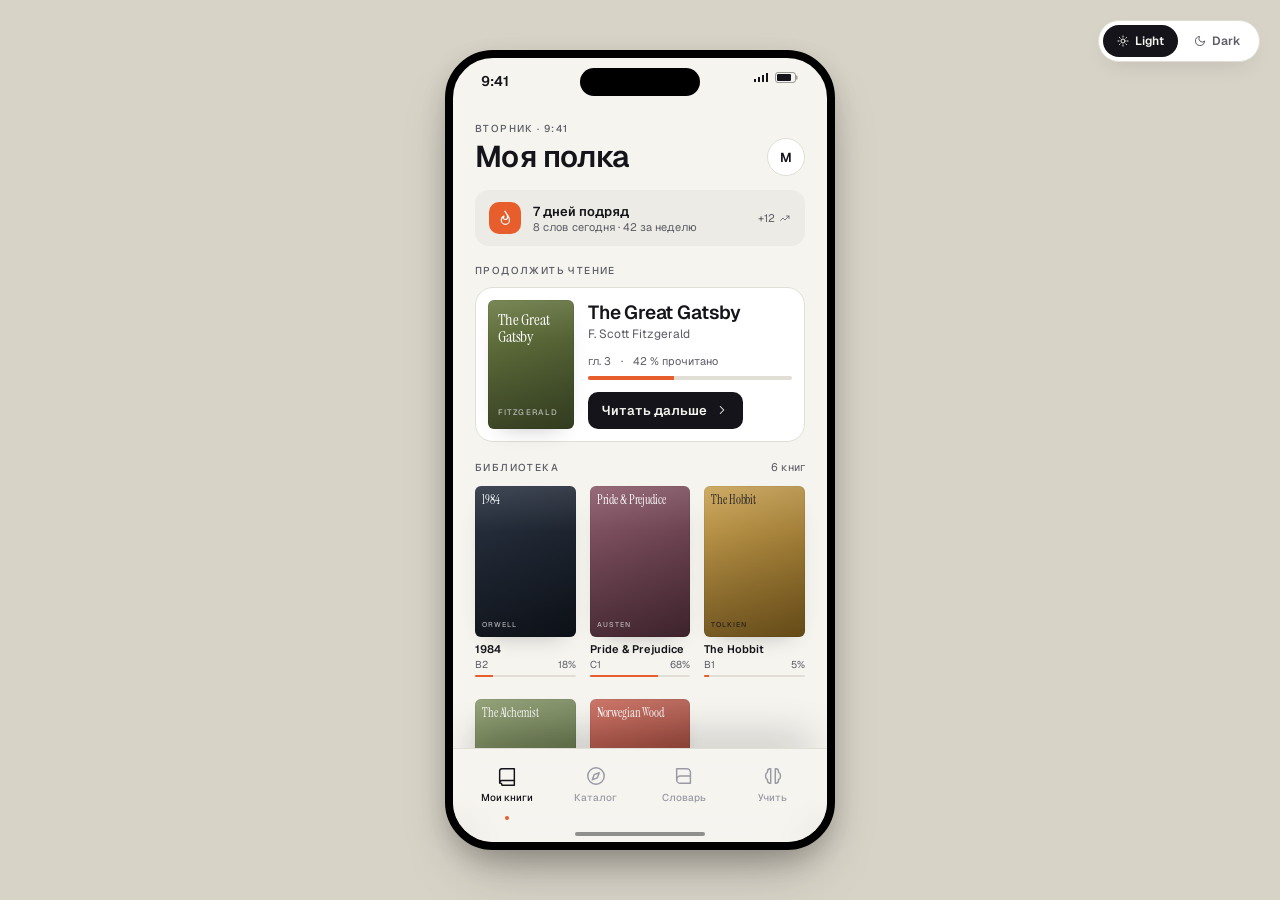
<file: design/project/EN Reader Prototype.html>
<!doctype html>
<html lang="ru">
<head>
<meta charset="utf-8"/>
<meta name="viewport" content="width=device-width,initial-scale=1"/>
<title>EN Reader — Prototype</title>
<template id="__bundler_thumbnail" data-bg-color="#f6f4ef">
  <svg viewBox="0 0 1200 800" xmlns="http://www.w3.org/2000/svg">
    <rect width="1200" height="800" fill="#f6f4ef"/>
    <g transform="translate(420,180)">
      <rect x="0" y="0" width="360" height="440" rx="16" fill="#14141a"/>
      <rect x="40" y="60" width="280" height="18" rx="4" fill="#e85d2c"/>
      <rect x="40" y="108" width="220" height="12" rx="3" fill="#ebebef" opacity="0.7"/>
      <rect x="40" y="140" width="260" height="12" rx="3" fill="#ebebef" opacity="0.5"/>
      <rect x="40" y="172" width="180" height="12" rx="3" fill="#ebebef" opacity="0.5"/>
      <rect x="40" y="230" width="90" height="90" rx="8" fill="#e85d2c"/>
      <rect x="150" y="230" width="170" height="18" rx="4" fill="#ebebef"/>
      <rect x="150" y="258" width="130" height="12" rx="3" fill="#9a9aa5"/>
      <rect x="40" y="360" width="280" height="44" rx="22" fill="#e85d2c"/>
    </g>
    <text x="600" y="700" text-anchor="middle" font-family="sans-serif" font-size="28" font-weight="600" fill="#14141a">EN Reader</text>
  </svg>
</template>
<link rel="preconnect" href="https://fonts.googleapis.com"/>
<link rel="preconnect" href="https://fonts.gstatic.com" crossorigin/>
<link href="https://fonts.googleapis.com/css2?family=Geist:wght@300;400;500;600;700&family=Instrument+Serif&display=swap" rel="stylesheet"/>
<style>
  :root {
    --bg: #f6f4ef; --bg-2: #ecebe5; --card: #ffffff;
    --ink: #14141a; --ink-2: #5c5c66; --ink-3: #9a9aa5;
    --line: #e1dfd5; --accent: #e85d2c; --accent-2: #ff7a45;
    --soft: #ecebe5;
  }
  .dark {
    --bg: #0e0e10; --bg-2: #17171a; --card: #17171a;
    --ink: #ebebef; --ink-2: #9a9aa5; --ink-3: #5c5c66;
    --line: #27272e; --accent: #ff7a45; --accent-2: #ffa88a;
    --soft: #1f1f24;
  }

  * { box-sizing: border-box; }
  html, body { margin: 0; padding: 0; height: 100%; }
  body {
    font-family: 'Geist', system-ui, -apple-system, sans-serif;
    background: #d8d3c7;
    color: var(--ink);
    -webkit-font-smoothing: antialiased;
    min-height: 100vh;
    display: flex; align-items: center; justify-content: center;
    padding: 32px 16px;
    transition: background 0.3s;
  }
  body.dark { background: #1a1a1e; }

  /* frame */
  .stage { display: flex; flex-direction: column; align-items: center; gap: 20px; }

  .theme-toggle {
    position: fixed; top: 20px; right: 20px; z-index: 100;
    display: flex; background: var(--card); border: 1px solid var(--line); border-radius: 999px; padding: 4px; gap: 2px;
    box-shadow: 0 8px 24px -10px rgba(0,0,0,0.15);
  }
  .theme-toggle button {
    border: none; background: none; padding: 8px 14px; border-radius: 999px;
    font-family: inherit; font-size: 12px; font-weight: 600; cursor: pointer;
    color: var(--ink-2);
    display: inline-flex; align-items: center; gap: 6px;
  }
  .theme-toggle button.on { background: var(--ink); color: var(--bg); }

  /* phone */
  .phone {
    width: 390px; height: 800px;
    border-radius: 48px;
    background: var(--bg);
    color: var(--ink);
    border: 8px solid #000;
    box-shadow: 0 28px 56px -20px rgba(0,0,0,0.35), 0 10px 24px rgba(0,0,0,0.15);
    overflow: hidden; position: relative;
    display: flex; flex-direction: column;
    transition: background 0.3s, color 0.3s;
  }
  .notch {
    position: absolute; top: 10px; left: 50%; transform: translateX(-50%);
    width: 120px; height: 28px; background: #000; border-radius: 18px; z-index: 60;
  }
  .statusbar {
    height: 46px; padding: 14px 28px 0;
    display: flex; justify-content: space-between; align-items: flex-start;
    font-size: 14px; font-weight: 600; flex-shrink: 0; color: var(--ink);
  }
  .homebar {
    position: absolute; bottom: 6px; left: 50%; transform: translateX(-50%);
    width: 130px; height: 4px; border-radius: 2px;
    background: var(--ink); opacity: 0.45; z-index: 55;
  }
  .body { flex: 1; display: flex; flex-direction: column; overflow: hidden; position: relative; }
  .scroll { flex: 1; overflow-y: auto; overscroll-behavior: contain; }
  .scroll::-webkit-scrollbar { width: 0; }

  /* tab bar */
  .tabbar {
    display: flex; padding: 8px 10px 30px;
    background: color-mix(in oklab, var(--bg) 88%, transparent);
    backdrop-filter: blur(14px);
    border-top: 1px solid var(--line);
    flex-shrink: 0;
  }
  .tab {
    flex: 1; display: flex; flex-direction: column; align-items: center; gap: 4px;
    padding: 8px 0; cursor: pointer; position: relative;
    font-size: 10px; font-weight: 500; color: var(--ink-3);
    background: none; border: none;
    font-family: inherit;
    transition: color 0.15s;
  }
  .tab.on { color: var(--ink); }
  .tab.on .tab-dot {
    position: absolute; bottom: -8px; width: 4px; height: 4px;
    border-radius: 50%; background: var(--accent);
  }
  .tab svg { width: 22px; height: 22px; }

  /* buttons + chips */
  .btn {
    display: inline-flex; align-items: center; justify-content: center; gap: 8px;
    padding: 14px 20px; border-radius: 12px;
    font-family: inherit; font-size: 15px; font-weight: 600;
    border: none; cursor: pointer; transition: transform 0.08s, background 0.15s;
  }
  .btn:active { transform: scale(0.97); }
  .btn.primary { background: var(--ink); color: var(--bg); }
  .btn.accent { background: var(--accent); color: #fff; }
  .btn.ghost { background: var(--bg-2); color: var(--ink); }
  .btn.full { width: 100%; }
  .btn.sm { padding: 10px 14px; font-size: 13px; border-radius: 10px; }

  .chip {
    display: inline-flex; align-items: center; gap: 6px;
    padding: 6px 12px; border-radius: 8px;
    font-size: 12px; font-weight: 500;
    background: var(--bg-2); color: var(--ink-2);
    border: 1px solid transparent; cursor: pointer;
    font-family: inherit;
  }
  .chip.on { background: var(--ink); color: var(--bg); }
  .chip .n { opacity: 0.5; font-weight: 400; margin-left: 2px; }

  /* covers */
  .cover {
    aspect-ratio: 2/3; border-radius: 6px; overflow: hidden;
    position: relative; display: flex; flex-direction: column;
    padding: 12px 10px; color: #fff;
    box-shadow: inset 0 0 0 1px rgba(0,0,0,0.06), 0 10px 24px -14px rgba(0,0,0,0.3);
  }
  .cover::after {
    content: ''; position: absolute; inset: 0;
    background: linear-gradient(180deg, rgba(255,255,255,0.1), transparent 30%, rgba(0,0,0,0.18));
    pointer-events: none;
  }
  .cover .ct {
    font-family: 'Instrument Serif', Georgia, serif;
    font-size: 16px; line-height: 1.05; font-weight: 400; letter-spacing: -0.01em;
  }
  .cover .ca {
    margin-top: auto;
    font-size: 8px; letter-spacing: 0.14em; text-transform: uppercase; opacity: 0.78;
    font-weight: 500;
  }
  .cover.c-olive   { background: linear-gradient(150deg, #6a7a42, #3d4826); }
  .cover.c-clay    { background: linear-gradient(150deg, #c85a38, #7a2a18); }
  .cover.c-ink     { background: linear-gradient(150deg, #2a3342, #0f141c); }
  .cover.c-mauve   { background: linear-gradient(150deg, #8c5a6b, #4a2a35); }
  .cover.c-mustard { background: linear-gradient(150deg, #c9a253, #7a5a1c); color: #14141a; }
  .cover.c-mustard .ca { color: #14141a; }
  .cover.c-sage    { background: linear-gradient(150deg, #8a9a6c, #4a5836); }
  .cover.c-rose    { background: linear-gradient(150deg, #c8685a, #6f2e24); }
  .dark .cover.c-olive   { background: linear-gradient(150deg, #3a4424, #1d2212); }
  .dark .cover.c-clay    { background: linear-gradient(150deg, #b85a38, #5a2612); }
  .dark .cover.c-ink     { background: linear-gradient(150deg, #303a4c, #0a0d14); }
  .dark .cover.c-mauve   { background: linear-gradient(150deg, #6f4658, #3a2530); }
  .dark .cover.c-mustard { background: linear-gradient(150deg, #c9a253, #5a4418); }
  .dark .cover.c-sage    { background: linear-gradient(150deg, #6b7d5a, #3a4632); }
  .dark .cover.c-rose    { background: linear-gradient(150deg, #a85c4c, #5a2a20); }

  /* translated word pill */
  .word {
    cursor: pointer;
    padding: 0 2px; border-radius: 3px;
    transition: background 0.15s;
  }
  .word.translated {
    background: color-mix(in oklab, var(--accent) 15%, transparent);
    color: var(--accent);
    border-bottom: 1px solid var(--accent);
    font-weight: 500;
  }
  .word.highlighted {
    background: color-mix(in oklab, var(--accent) 25%, transparent);
    color: var(--accent);
    font-weight: 600;
  }

  /* display font in this theme = Geist (editorial). Instrument Serif used sparingly for big numbers / covers */
  h1, h2, h3 { font-family: 'Geist', sans-serif; }
  .serif { font-family: 'Instrument Serif', Georgia, serif; font-weight: 400; }

  .uplabel {
    font-size: 10px; letter-spacing: 0.14em; text-transform: uppercase;
    color: var(--ink-2); font-weight: 500;
  }

  /* sheet / popup */
  .scrim {
    position: absolute; inset: 0; z-index: 90;
    background: rgba(0,0,0,0.32);
    opacity: 0; pointer-events: none; transition: opacity 0.2s;
  }
  .scrim.show { opacity: 1; pointer-events: auto; }
  .sheet {
    position: absolute; left: 0; right: 0; bottom: 0; z-index: 100;
    background: var(--card);
    border-top-left-radius: 28px; border-top-right-radius: 28px;
    padding: 16px 22px 28px;
    transform: translateY(100%); transition: transform 0.28s cubic-bezier(.2,.9,.3,1);
    box-shadow: 0 -20px 40px -14px rgba(0,0,0,0.35);
  }
  .sheet.show { transform: translateY(0); }
  .sheet .handle {
    width: 40px; height: 4px; border-radius: 2px; background: var(--line);
    margin: 0 auto 16px;
  }

  /* card */
  .card { background: var(--card); border: 1px solid var(--line); border-radius: 14px; }

  /* progress bar */
  .pbar { height: 4px; border-radius: 2px; background: var(--line); overflow: hidden; }
  .pbar > i { display: block; height: 100%; background: var(--accent); }

  /* toast */
  .toast {
    position: absolute; top: 60px; left: 50%; transform: translate(-50%, -20px);
    background: var(--ink); color: var(--bg);
    padding: 10px 16px; border-radius: 999px;
    font-size: 13px; font-weight: 500;
    opacity: 0; pointer-events: none;
    transition: opacity 0.2s, transform 0.2s;
    z-index: 150;
    box-shadow: 0 10px 24px -8px rgba(0,0,0,0.3);
  }
  .toast.show { opacity: 1; transform: translate(-50%, 0); }

  /* fade-in for screens */
  @keyframes screen-in {
    from { opacity: 0; transform: translateY(8px); }
    to   { opacity: 1; transform: none; }
  }
  .screen-in { animation: screen-in 0.18s ease-out; }

  @media (max-width: 480px) {
    body { padding: 0; align-items: stretch; background: var(--bg); }
    body.dark { background: var(--bg); }
    .phone { width: 100%; height: 100vh; border-radius: 0; border: none; box-shadow: none; }
    .notch { display: none; }
    .homebar { display: none; }
    .statusbar { display: none; }
    .theme-toggle { top: 10px; right: 10px; }
  }
</style>
</head>
<body>
  <div class="theme-toggle" id="themeToggle">
    <button data-mode="light" class="on"><svg width="12" height="12" viewBox="0 0 24 24" fill="none" stroke="currentColor" stroke-width="2" stroke-linecap="round"><circle cx="12" cy="12" r="4"/><path d="M12 2v2M12 20v2M2 12h2M20 12h2M4.9 4.9l1.4 1.4M17.7 17.7l1.4 1.4M4.9 19.1l1.4-1.4M17.7 6.3l1.4-1.4"/></svg> Light</button>
    <button data-mode="dark"><svg width="12" height="12" viewBox="0 0 24 24" fill="none" stroke="currentColor" stroke-width="2" stroke-linecap="round" stroke-linejoin="round"><path d="M21 12.8A9 9 0 1 1 11.2 3a7 7 0 0 0 9.8 9.8Z"/></svg> Dark</button>
  </div>

  <div class="stage">
    <div class="phone" id="phone">
      <div class="notch"></div>
      <div class="statusbar" id="statusbar">
        <span>9:41</span>
        <span style="display:inline-flex;gap:6px;align-items:center">
          <svg width="16" height="11" viewBox="0 0 16 11" fill="currentColor"><path d="M1 10V7h2v3H1zm4 0V5h2v5H5zm4 0V3h2v7H9zm4 0V1h2v9h-2z"/></svg>
          <svg width="24" height="11" viewBox="0 0 24 11" fill="none"><rect x="0.5" y="0.5" width="20" height="10" rx="2.5" stroke="currentColor" opacity="0.4"/><rect x="2" y="2" width="14" height="7" rx="1.2" fill="currentColor"/><rect x="21" y="3.5" width="1.5" height="4" rx="0.5" fill="currentColor" opacity="0.4"/></svg>
        </span>
      </div>
      <div class="body" id="body">
        <div id="root" style="flex:1; display:flex; flex-direction:column; overflow:hidden;"></div>
        <div class="scrim" id="scrim"></div>
        <div class="sheet" id="sheet"></div>
        <div class="toast" id="toast">В словарь ✓</div>
      </div>
      <div id="tabbarSlot"></div>
      <div class="homebar"></div>
    </div>
  </div>

  <script>
  // ─────────── Data ───────────
  const LIBRARY = [
    { id: 'gatsby',   t: 'The Great Gatsby',  a: 'F. Scott Fitzgerald', lvl: 'B2', prog: 0.42, color: 'c-olive' },
    { id: '1984',     t: '1984',              a: 'George Orwell',       lvl: 'B2', prog: 0.18, color: 'c-ink' },
    { id: 'pride',    t: 'Pride & Prejudice', a: 'Jane Austen',         lvl: 'C1', prog: 0.68, color: 'c-mauve' },
    { id: 'hobbit',   t: 'The Hobbit',        a: 'J.R.R. Tolkien',      lvl: 'B1', prog: 0.05, color: 'c-mustard' },
    { id: 'alchemist',t: 'The Alchemist',     a: 'Paulo Coelho',        lvl: 'B1', prog: 0.91, color: 'c-sage' },
    { id: 'murakami', t: 'Norwegian Wood',    a: 'Haruki Murakami',     lvl: 'C1', prog: 0.00, color: 'c-rose' },
  ];

  const CATALOG = [
    { k: 'По твоему уровню', items: [
      { id: 'c1', t: 'Animal Farm',            a: 'George Orwell',     lvl: 'B1', pages: 112, color: 'c-sage' },
      { id: 'c2', t: 'Of Mice and Men',        a: 'John Steinbeck',    lvl: 'B2', pages: 107, color: 'c-clay' },
      { id: 'c3', t: 'The Old Man & the Sea',  a: 'E. Hemingway',      lvl: 'B2', pages: 127, color: 'c-ink' },
      { id: 'c4', t: 'Fahrenheit 451',         a: 'Ray Bradbury',      lvl: 'B2', pages: 158, color: 'c-clay' },
    ]},
    { k: 'Короткое — за выходные', items: [
      { id: 'd1', t: 'Flowers for Algernon',   a: 'Daniel Keyes',      lvl: 'B2', pages: 30,  color: 'c-mauve' },
      { id: 'd2', t: 'The Yellow Wallpaper',   a: 'C. P. Gilman',      lvl: 'B2', pages: 18,  color: 'c-mustard' },
      { id: 'd3', t: 'The Lottery',            a: 'Shirley Jackson',   lvl: 'B1', pages: 12,  color: 'c-olive' },
    ]},
  ];

  // text is an array of paragraphs. Each paragraph is an array of tokens.
  // token: string (plain) | {w, ru} translatable word
  const GATSBY_PAGE = [
    [
      'In my younger and more ',
      { w: 'vulnerable', ru: 'уязвимые' },
      ' years my father gave me some ',
      { w: 'advice', ru: 'советы' },
      ' that I\'ve been ',
      { w: 'turning', ru: 'прокручиваю' },
      ' over in my mind ever since.'
    ],
    [
      '"Whenever you feel like ',
      { w: 'criticizing', ru: 'критиковать' },
      ' any one," he told me, "just remember that all the people in this world haven\'t had the ',
      { w: 'advantages', ru: 'преимущества' },
      ' that you\'ve had."'
    ],
    [
      'He didn\'t say any more, but we\'ve always been unusually ',
      { w: 'communicative', ru: 'общительными' },
      ' in a ',
      { w: 'reserved', ru: 'сдержанной' },
      ' way, and I understood that he meant a great deal more than that.'
    ],
    [
      'In ',
      { w: 'consequence', ru: 'результате' },
      ', I\'m ',
      { w: 'inclined', ru: 'склонен' },
      ' to reserve all ',
      { w: 'judgments', ru: 'суждения' },
      ', a habit that has opened up many ',
      { w: 'curious', ru: 'любопытных' },
      ' natures to me.'
    ],
  ];

  const WORD_INFO = {
    vulnerable: { ipa: '/ˈvʌln(ə)rəb(ə)l/', pos: 'прил.', ru: 'уязвимый, ранимый' },
    advice:     { ipa: '/ədˈvaɪs/',        pos: 'сущ.',  ru: 'совет' },
    turning:    { ipa: '/ˈtɜːnɪŋ/',        pos: 'гл.',   ru: 'прокручивать, обдумывать' },
    criticizing:{ ipa: '/ˈkrɪtɪsaɪzɪŋ/',   pos: 'гл.',   ru: 'критиковать' },
    advantages: { ipa: '/ədˈvɑːntɪdʒɪz/',  pos: 'сущ.',  ru: 'преимущества' },
    communicative:{ ipa: '/kəˈmjuːnɪkətɪv/', pos: 'прил.', ru: 'общительный, открытый' },
    reserved:   { ipa: '/rɪˈzɜːvd/',       pos: 'прил.', ru: 'сдержанный, замкнутый' },
    consequence:{ ipa: '/ˈkɒnsɪkwəns/',    pos: 'сущ.',  ru: 'следствие, результат' },
    inclined:   { ipa: '/ɪnˈklaɪnd/',      pos: 'прил.', ru: 'склонный' },
    judgments:  { ipa: '/ˈdʒʌdʒmənts/',    pos: 'сущ.',  ru: 'суждения' },
    curious:    { ipa: '/ˈkjʊəriəs/',      pos: 'прил.', ru: 'любопытный, необычный' },
  };

  // ─────────── State ───────────
  const S = {
    tab: 'lib',
    screen: 'lib',     // 'lib' | 'cat' | 'dict' | 'learn' | 'reader' | 'learnCard'
    dark: false,
    // translated words in current book (set of lowercase word keys)
    translated: new Set(),
    // saved words (array of {w, ru, ipa, pos, ex, src})
    saved: [
      { w: 'solitude',  ru: 'уединение',      ex: 'he relished the solitude of dawn',    src: 'Norwegian Wood',   lvl: 'learning', d: 3, ipa:'/ˈsɒlɪtjuːd/', pos:'сущ.' },
      { w: 'quaint',    ru: 'причудливый',    ex: 'a quaint old village by the sea',     src: 'Pride & Prejudice', lvl: 'mastered', d: 20, ipa:'/kweɪnt/', pos:'прил.' },
      { w: 'grasp',     ru: 'ухватить(ся)',   ex: 'he could not grasp her meaning',      src: 'The Great Gatsby', lvl: 'learning', d: 5, ipa:'/ɡrɑːsp/', pos:'гл.' },
      { w: 'ember',     ru: 'уголёк',         ex: 'a single ember glowed in the ash',    src: 'The Hobbit',       lvl: 'new',      d: 1, ipa:'/ˈembər/', pos:'сущ.' },
      { w: 'linger',    ru: 'задерживаться',  ex: 'the scent lingered in the room',      src: '1984',             lvl: 'review',   d: 0, ipa:'/ˈlɪŋɡə/', pos:'гл.' },
    ],
    learn: { idx: 0, correct: 0, done: false, feedback: null }, // feedback: null | 'ok' | 'wrong'
    dictFilter: 'all',
    sheetContent: null,
    sheetOpen: false,
    toast: null,
    highlightWord: null, // word to flash in reader after "translate all"
  };

  // ─────────── Icons ───────────
  const I = {
    books: '<svg viewBox="0 0 24 24" fill="none" stroke="currentColor" stroke-width="1.6" stroke-linecap="round" stroke-linejoin="round"><path d="M4 19.5A2.5 2.5 0 0 1 6.5 17H20V4H6.5A2.5 2.5 0 0 0 4 6.5v13Z"/><path d="M4 19.5A2.5 2.5 0 0 1 6.5 22H20v-5"/></svg>',
    compass:'<svg viewBox="0 0 24 24" fill="none" stroke="currentColor" stroke-width="1.6" stroke-linecap="round" stroke-linejoin="round"><circle cx="12" cy="12" r="9"/><path d="m15.5 8.5-2 5.5-5.5 2 2-5.5 5.5-2Z"/></svg>',
    dict:   '<svg viewBox="0 0 24 24" fill="none" stroke="currentColor" stroke-width="1.6" stroke-linecap="round" stroke-linejoin="round"><path d="M4 4h11a4 4 0 0 1 4 4v12H8a4 4 0 0 1-4-4V4Z"/><path d="M4 16a4 4 0 0 1 4-4h11"/></svg>',
    brain:  '<svg viewBox="0 0 24 24" fill="none" stroke="currentColor" stroke-width="1.6" stroke-linecap="round" stroke-linejoin="round"><path d="M9 4a3 3 0 0 0-3 3v1a3 3 0 0 0-2 2.8V13a3 3 0 0 0 2 2.8V17a3 3 0 0 0 3 3h.5V4H9Z"/><path d="M15 4a3 3 0 0 1 3 3v1a3 3 0 0 1 2 2.8V13a3 3 0 0 1-2 2.8V17a3 3 0 0 1-3 3h-.5V4H15Z"/></svg>',
    plus:   '<svg viewBox="0 0 24 24" fill="none" stroke="currentColor" stroke-width="1.8" stroke-linecap="round"><path d="M12 5v14M5 12h14"/></svg>',
    chevL:  '<svg viewBox="0 0 24 24" fill="none" stroke="currentColor" stroke-width="1.8" stroke-linecap="round" stroke-linejoin="round"><path d="m15 6-6 6 6 6"/></svg>',
    chevR:  '<svg viewBox="0 0 24 24" fill="none" stroke="currentColor" stroke-width="1.8" stroke-linecap="round" stroke-linejoin="round"><path d="m9 6 6 6-6 6"/></svg>',
    star:   '<svg viewBox="0 0 24 24" fill="none" stroke="currentColor" stroke-width="1.6" stroke-linecap="round" stroke-linejoin="round"><path d="m12 3 2.9 5.9 6.5.95-4.7 4.6 1.1 6.5L12 17.9 6.2 20.95l1.1-6.5L2.6 9.85l6.5-.95L12 3Z"/></svg>',
    undo:   '<svg viewBox="0 0 24 24" fill="none" stroke="currentColor" stroke-width="1.8" stroke-linecap="round" stroke-linejoin="round"><path d="M3 7h11a6 6 0 0 1 0 12H8"/><path d="m7 3-4 4 4 4"/></svg>',
    settings:'<svg viewBox="0 0 24 24" fill="none" stroke="currentColor" stroke-width="1.6" stroke-linecap="round" stroke-linejoin="round"><path d="M4 7h10"/><path d="M4 12h6"/><path d="M4 17h12"/><circle cx="18" cy="7" r="2"/><circle cx="14" cy="12" r="2"/><circle cx="20" cy="17" r="2"/></svg>',
    x:      '<svg viewBox="0 0 24 24" fill="none" stroke="currentColor" stroke-width="1.8" stroke-linecap="round"><path d="M6 6l12 12M18 6 6 18"/></svg>',
    fire:   '<svg viewBox="0 0 24 24" fill="none" stroke="currentColor" stroke-width="1.6" stroke-linecap="round" stroke-linejoin="round"><path d="M12 3c1.5 3 3.5 4.5 3.5 7.5 0 2-1.5 3.5-3.5 3.5-1 0-2-.5-2-2 0-1 .5-1.5.5-2.5-2 1-3.5 3-3.5 5.5 0 3 2.5 5.5 5.5 5.5s5.5-2.5 5.5-5.5c0-5-3-7-6-12Z"/></svg>',
    trend:  '<svg viewBox="0 0 24 24" fill="none" stroke="currentColor" stroke-width="1.6" stroke-linecap="round" stroke-linejoin="round"><path d="m3 17 5-5 4 4 8-8"/><path d="M15 8h5v5"/></svg>',
    check:  '<svg viewBox="0 0 24 24" fill="none" stroke="currentColor" stroke-width="2" stroke-linecap="round" stroke-linejoin="round"><path d="m4 12 5 5 11-11"/></svg>',
  };

  // ─────────── Render helpers ───────────
  const $ = (id) => document.getElementById(id);
  const h = (tag, attrs = {}, ...kids) => {
    const el = document.createElement(tag);
    for (const k in attrs) {
      if (k === 'class') el.className = attrs[k];
      else if (k === 'html') el.innerHTML = attrs[k];
      else if (k.startsWith('on')) el.addEventListener(k.slice(2), attrs[k]);
      else if (k === 'style' && typeof attrs[k] === 'object') Object.assign(el.style, attrs[k]);
      else el.setAttribute(k, attrs[k]);
    }
    for (const kid of kids.flat()) {
      if (kid == null || kid === false) continue;
      el.append(kid.nodeType ? kid : document.createTextNode(kid));
    }
    return el;
  };

  function showToast(msg) {
    const t = $('toast');
    t.textContent = msg;
    t.classList.add('show');
    clearTimeout(showToast._t);
    showToast._t = setTimeout(() => t.classList.remove('show'), 1600);
  }

  function openSheet(content) {
    const sheet = $('sheet');
    sheet.innerHTML = '';
    sheet.append(h('div', { class: 'handle' }));
    sheet.append(content);
    requestAnimationFrame(() => {
      $('scrim').classList.add('show');
      sheet.classList.add('show');
    });
  }
  function closeSheet() {
    $('scrim').classList.remove('show');
    $('sheet').classList.remove('show');
  }
  $('scrim')?.addEventListener('click', closeSheet);

  // ─────────── Screens ───────────
  function TabBar() {
    const tabs = [
      { id: 'lib',   label: 'Мои книги', ic: I.books },
      { id: 'cat',   label: 'Каталог',   ic: I.compass },
      { id: 'dict',  label: 'Словарь',   ic: I.dict },
      { id: 'learn', label: 'Учить',     ic: I.brain },
    ];
    const bar = h('div', { class: 'tabbar' });
    tabs.forEach(t => {
      const b = h('button', {
        class: 'tab' + (S.tab === t.id ? ' on' : ''),
        onclick: () => { S.tab = t.id; S.screen = t.id; render(); }
      });
      b.innerHTML = t.ic + `<span>${t.label}</span>` + (S.tab === t.id ? '<span class="tab-dot"></span>' : '');
      bar.append(b);
    });
    return bar;
  }

  // LIBRARY
  function ScreenLibrary() {
    const root = h('div', { class: 'scroll screen-in' });
    const continuing = LIBRARY[0];
    const others = LIBRARY.slice(1);

    // header
    root.append(h('div', { style: { padding: '18px 22px 8px', display: 'flex', justifyContent: 'space-between', alignItems: 'flex-end' } },
      h('div', {},
        h('div', { class: 'uplabel', style: { marginBottom: '2px' } }, 'Вторник · 9:41'),
        h('h1', { style: { margin: 0, fontSize: '30px', letterSpacing: '-0.02em', fontWeight: 600 } }, 'Моя полка')
      ),
      h('div', { style: { width: '38px', height: '38px', borderRadius: '20px', background: 'var(--card)', border: '1px solid var(--line)', display: 'flex', alignItems: 'center', justifyContent: 'center', fontSize: '13px', fontWeight: 600 } }, 'М')
    ));

    // streak
    const streak = h('div', { class: 'card', style: { margin: '6px 22px 18px', padding: '12px 14px', display: 'flex', alignItems: 'center', gap: '12px', background: 'var(--soft)', border: 'none' } });
    streak.innerHTML = `
      <div style="display:flex;align-items:center;justify-content:center;width:32px;height:32px;border-radius:10px;background:var(--accent);color:#fff">${I.fire.replace('<svg', '<svg width="18" height="18"')}</div>
      <div style="flex:1">
        <div style="font-size:13px;font-weight:600">7 дней подряд</div>
        <div style="font-size:11px;color:var(--ink-2)">8 слов сегодня · 42 за неделю</div>
      </div>
      <div style="font-size:11px;color:var(--ink-2);display:inline-flex;gap:4px;align-items:center">+12 ${I.trend.replace('<svg', '<svg width="12" height="12"')}</div>
    `;
    root.append(streak);

    // continue
    const contBlock = h('div', { style: { padding: '0 22px 18px' } });
    contBlock.append(h('div', { class: 'uplabel', style: { marginBottom: '10px' } }, 'Продолжить чтение'));
    const contCard = h('div', { class: 'card', style: { display: 'flex', gap: '14px', padding: '12px', borderRadius: '18px', cursor: 'pointer' }, onclick: () => { S.screen = 'reader'; render(); } });
    const cover = h('div', { class: `cover ${continuing.color}`, style: { width: '86px', flexShrink: 0 } });
    cover.innerHTML = `<div class="ct">${continuing.t}</div><div class="ca">${continuing.a.split(' ').slice(-1)[0]}</div>`;
    contCard.append(cover);
    const info = h('div', { style: { flex: 1, display: 'flex', flexDirection: 'column', minWidth: 0 } },
      h('div', { style: { fontSize: '19px', lineHeight: 1.15, letterSpacing: '-0.01em', fontWeight: 600, marginTop: '2px' } }, continuing.t),
      h('div', { style: { fontSize: '12px', color: 'var(--ink-2)', marginTop: '2px' } }, continuing.a),
      h('div', { style: { marginTop: '12px', display: 'flex', gap: '10px', fontSize: '11px', color: 'var(--ink-2)' } },
        h('span', {}, 'гл. 3'), h('span', {}, '·'), h('span', {}, `${Math.round(continuing.prog*100)} % прочитано`)
      ),
      (() => {
        const bar = h('div', { class: 'pbar', style: { marginTop: '8px' } });
        bar.innerHTML = `<i style="width:${continuing.prog*100}%"></i>`;
        return bar;
      })(),
      (() => {
        const btn = h('button', { class: 'btn primary sm', style: { marginTop: '12px', alignSelf: 'flex-start' }, onclick: (e) => { e.stopPropagation(); S.screen = 'reader'; render(); } });
        btn.innerHTML = `Читать дальше ${I.chevR.replace('<svg', '<svg width="14" height="14"')}`;
        return btn;
      })()
    );
    contCard.append(info);
    contBlock.append(contCard);
    root.append(contBlock);

    // shelf
    root.append(h('div', { style: { padding: '0 22px 12px', display: 'flex', justifyContent: 'space-between', alignItems: 'center' } },
      h('div', { class: 'uplabel' }, 'Библиотека'),
      h('div', { style: { fontSize: '11px', color: 'var(--ink-2)' } }, `${LIBRARY.length} книг`)
    ));

    const grid = h('div', { style: { padding: '0 22px 24px', display: 'grid', gridTemplateColumns: 'repeat(3,1fr)', gap: '14px', rowGap: '22px' } });
    others.forEach(b => {
      const cell = h('div', { style: { cursor: 'pointer' }, onclick: () => { showToast('Открываем ' + b.t); } });
      const cov = h('div', { class: `cover ${b.color}`, style: { padding: '8px 7px' } });
      cov.innerHTML = `<div class="ct" style="font-size:12px;line-height:1.05">${b.t}</div><div class="ca" style="font-size:7px">${b.a.split(' ').slice(-1)[0]}</div>`;
      cell.append(cov);
      const meta = h('div', { style: { marginTop: '6px' } });
      meta.innerHTML = `
        <div style="font-size:11px;font-weight:600;color:var(--ink);line-height:1.2;overflow:hidden;text-overflow:ellipsis;white-space:nowrap">${b.t}</div>
        <div style="font-size:10px;color:var(--ink-2);margin-top:2px;display:flex;justify-content:space-between">
          <span>${b.lvl}</span><span>${Math.round(b.prog*100)}%</span>
        </div>
        <div class="pbar" style="margin-top:4px;height:2px"><i style="width:${b.prog*100}%"></i></div>
      `;
      cell.append(meta);
      grid.append(cell);
    });
    root.append(grid);

    return root;
  }

  // CATALOG
  function ScreenCatalog() {
    const root = h('div', { class: 'scroll screen-in', style: { padding: '18px 22px 24px' } });
    root.append(h('div', { class: 'uplabel', style: { marginBottom: '2px' } }, 'Каталог'));
    root.append(h('h1', { style: { margin: 0, fontSize: '30px', letterSpacing: '-0.02em', fontWeight: 600 } }, 'Что почитать'));

    // filter chips
    const chips = h('div', { style: { margin: '16px 0', display: 'flex', gap: '8px', flexWrap: 'wrap' } });
    ['A1', 'A2', 'B1', 'B2', 'C1'].forEach((lv, i) => {
      chips.append(h('span', { class: 'chip' + (i === 2 ? ' on' : '') }, lv));
    });
    root.append(chips);

    CATALOG.forEach(sec => {
      root.append(h('div', { class: 'uplabel', style: { marginTop: '18px', marginBottom: '10px' } }, sec.k));
      const row = h('div', { style: { display: 'flex', gap: '12px', overflowX: 'auto', paddingBottom: '8px', margin: '0 -22px', padding: '0 22px 8px' } });
      sec.items.forEach(b => {
        const cell = h('div', { style: { width: '110px', flexShrink: 0, cursor: 'pointer' }, onclick: () => showToast(b.t + ' добавлено') });
        const cov = h('div', { class: `cover ${b.color}`, style: { padding: '9px 8px' } });
        cov.innerHTML = `<div class="ct" style="font-size:12px;line-height:1.05">${b.t}</div><div class="ca" style="font-size:7px">${b.a.split(' ').slice(-1)[0]}</div>`;
        cell.append(cov);
        cell.innerHTML += `
          <div style="margin-top:6px;font-size:11px;font-weight:600;line-height:1.2;overflow:hidden;text-overflow:ellipsis;white-space:nowrap">${b.t}</div>
          <div style="font-size:10px;color:var(--ink-2);margin-top:2px">${b.lvl} · ${b.pages} стр.</div>
        `;
        row.append(cell);
      });
      root.append(row);
    });
    return root;
  }

  // READER
  function ScreenReader() {
    const wrap = h('div', { class: 'screen-in', style: { display: 'flex', flexDirection: 'column', height: '100%' } });

    // top chrome
    const top = h('div', { style: { padding: '4px 14px 10px', display: 'flex', alignItems: 'center', justifyContent: 'space-between', borderBottom: '1px solid var(--line)', flexShrink: 0 } });
    const back = h('button', { class: 'btn ghost sm', style: { padding: '8px', background: 'transparent' }, onclick: () => { S.screen = 'lib'; S.tab = 'lib'; render(); } });
    back.innerHTML = I.chevL.replace('<svg', '<svg width="22" height="22"');
    const mid = h('div', { style: { textAlign: 'center' } });
    mid.innerHTML = `
      <div style="font-size:12px;font-weight:600">The Great Gatsby</div>
      <div style="font-size:10px;color:var(--ink-2);margin-top:1px">Глава 1 · стр. 7 из 182</div>
    `;
    const gear = h('button', { class: 'btn ghost sm', style: { padding: '8px', background: 'transparent' }, onclick: openReaderSettings });
    gear.innerHTML = I.settings.replace('<svg', '<svg width="22" height="22"');
    top.append(back, mid, gear);
    wrap.append(top);

    // body
    const body = h('div', { class: 'scroll', style: { padding: '26px 26px 16px' } });
    body.append(h('div', { class: 'uplabel', style: { marginBottom: '14px' } }, 'Chapter One'));

    const article = h('div', { style: { fontSize: '17px', lineHeight: 1.65, color: 'var(--ink)', textWrap: 'pretty' } });
    GATSBY_PAGE.forEach((para, pi) => {
      const p = h('p', { style: { margin: '0 0 14px' } });
      para.forEach((tok, ti) => {
        if (typeof tok === 'string') {
          p.append(document.createTextNode(tok));
        } else {
          const isTr = S.translated.has(tok.w);
          const isHi = S.highlightWord === tok.w;
          const span = h('span', {
            class: 'word' + (isTr ? ' translated' : '') + (isHi ? ' highlighted' : ''),
            onclick: (e) => { e.stopPropagation(); onWordTap(tok); }
          }, isTr ? tok.ru : tok.w);
          p.append(span);
        }
      });
      article.append(p);
    });
    body.append(article);

    body.append(h('div', { style: { marginTop: '10px', display: 'flex', alignItems: 'center', justifyContent: 'space-between', fontSize: '11px', color: 'var(--ink-2)' } },
      h('span', {}, '42 % · ~18 мин до конца главы'),
      h('span', { html: `${I.star.replace('<svg', '<svg width="12" height="12" style=\'vertical-align:-2px;margin-right:4px\'')} ${S.translated.size} новых слов` })
    ));

    wrap.append(body);

    // bottom progress
    const pb = h('div', { style: { padding: '10px 22px 14px', borderTop: '1px solid var(--line)', flexShrink: 0 } });
    pb.innerHTML = `<div class="pbar"><i style="width:42%"></i></div>`;
    wrap.append(pb);

    return wrap;
  }

  // Handle tapping a word in the reader:
  // - if untranslated: translate all instances + show popup with "Отменить" + "В словарь"
  // - if already translated: show popup with "↩ Оригинал" + "В словарь"
  function onWordTap(tok) {
    const wasTranslated = S.translated.has(tok.w);
    if (!wasTranslated) {
      S.translated.add(tok.w);
      S.highlightWord = tok.w;
      renderReaderOnly();
      setTimeout(() => { S.highlightWord = null; renderReaderOnly(); }, 800);
    }
    openWordPopup(tok, wasTranslated);
  }

  function openWordPopup(tok, wasAlreadyTranslated) {
    const info = WORD_INFO[tok.w] || { ipa: '—', pos: '', ru: tok.ru };
    const saved = S.saved.some(s => s.w === tok.w);

    const sheet = h('div', {});
    // headword
    const head = h('div', { style: { display: 'flex', alignItems: 'flex-start', justifyContent: 'space-between', gap: '12px' } });
    head.append(h('div', {},
      h('div', { style: { fontSize: '34px', fontWeight: 600, lineHeight: 1, letterSpacing: '-0.02em' } }, tok.w),
      h('div', { style: { marginTop: '6px', fontSize: '13px', color: 'var(--ink-2)', fontStyle: 'italic' } }, `${info.ipa} · ${info.pos}`)
    ));
    const closeBtn = h('button', {
      style: { width: '36px', height: '36px', borderRadius: '12px', border: '1px solid var(--line)', background: 'transparent', color: 'var(--ink)', display: 'inline-flex', alignItems: 'center', justifyContent: 'center', cursor: 'pointer' },
      onclick: closeSheet, html: I.x.replace('<svg', '<svg width="16" height="16"')
    });
    head.append(closeBtn);
    sheet.append(head);

    // translation card
    const trCard = h('div', { style: { marginTop: '16px', padding: '14px', borderRadius: '14px', background: 'var(--soft)' } });
    trCard.append(h('div', { class: 'uplabel', style: { marginBottom: '6px' } }, 'Перевод'));
    trCard.append(h('div', { style: { fontSize: '18px', fontWeight: 500 } }, info.ru));
    sheet.append(trCard);

    // example from book
    const ex = h('div', { style: { marginTop: '16px' } });
    ex.append(h('div', { class: 'uplabel', style: { marginBottom: '8px' } }, 'Из книги'));
    ex.append(h('div', { style: { fontSize: '13px', lineHeight: 1.5, color: 'var(--ink)' } , html:
      `"my younger and more <b style='color:var(--accent)'>${tok.w}</b> years"` }));
    sheet.append(ex);

    // info strip — all-instances notice
    if (!wasAlreadyTranslated) {
      sheet.append(h('div', { style: { marginTop: '14px', padding: '10px 12px', borderRadius: '10px', background: 'color-mix(in oklab, var(--accent) 10%, transparent)', color: 'var(--accent)', fontSize: '12px', fontWeight: 500, display: 'flex', gap: '8px', alignItems: 'center' } , html:
        `${I.check.replace('<svg', '<svg width="14" height="14"')} Переведены все вхождения в тексте` }));
    }

    // actions
    const row = h('div', { style: { marginTop: '20px', display: 'flex', gap: '10px' } });
    // toggle saved
    const saveBtn = h('button', {
      class: 'btn ' + (saved ? 'ghost' : 'primary'),
      style: { flex: 1 },
      onclick: () => {
        if (saved) {
          S.saved = S.saved.filter(s => s.w !== tok.w);
          showToast('Убрано из словаря');
        } else {
          S.saved.unshift({ w: tok.w, ru: info.ru, ex: 'my younger and more ' + tok.w + ' years', src: 'The Great Gatsby', lvl: 'new', d: 0, ipa: info.ipa, pos: info.pos });
          showToast('В словарь ✓');
        }
        closeSheet();
      }
    });
    saveBtn.innerHTML = saved ? `${I.check.replace('<svg', '<svg width="16" height="16"')} В словаре` : `${I.plus.replace('<svg', '<svg width="16" height="16"')} В словарь`;
    row.append(saveBtn);

    // undo translation — only if word is translated
    if (S.translated.has(tok.w)) {
      const undoBtn = h('button', {
        class: 'btn ghost', style: { flex: 1 },
        onclick: () => {
          S.translated.delete(tok.w);
          closeSheet();
          renderReaderOnly();
          showToast('Вернули оригинал');
        }
      });
      undoBtn.innerHTML = `${I.undo.replace('<svg', '<svg width="16" height="16"')} Оригинал`;
      row.append(undoBtn);
    }
    sheet.append(row);

    openSheet(sheet);
  }

  function openReaderSettings() {
    const sheet = h('div', {});
    sheet.append(h('h3', { style: { margin: '0 0 14px', fontSize: '20px', fontWeight: 600 } }, 'Настройки чтения'));

    const section = (label, content) => {
      const s = h('div', { style: { marginBottom: '16px' } });
      s.append(h('div', { class: 'uplabel', style: { marginBottom: '8px' } }, label));
      s.append(content);
      return s;
    };

    // theme
    const themeRow = h('div', { style: { display: 'flex', gap: '8px' } });
    ['Светлая','Тёмная','Авто'].forEach((lbl, i) => {
      const on = (i === 0 && !S.dark) || (i === 1 && S.dark);
      themeRow.append(h('button', {
        class: 'chip' + (on ? ' on' : ''),
        onclick: () => {
          if (i < 2) { S.dark = i === 1; applyTheme(); openReaderSettings(); }
        }
      }, lbl));
    });
    sheet.append(section('Тема', themeRow));

    // font size mock
    sheet.append(section('Размер шрифта',
      (() => {
        const row = h('div', { style: { display: 'flex', gap: '8px' } });
        ['S','M','L','XL'].forEach((s,i) => row.append(h('span', { class: 'chip' + (i === 1 ? ' on' : '') }, s)));
        return row;
      })()
    ));

    // reset translations
    const resetRow = h('div', {});
    const resetBtn = h('button', {
      class: 'btn ghost full',
      onclick: () => { S.translated.clear(); closeSheet(); renderReaderOnly(); showToast('Переводы сброшены'); }
    });
    resetBtn.innerHTML = `${I.undo.replace('<svg', '<svg width="16" height="16"')} Показать все оригиналы`;
    resetRow.append(resetBtn);
    sheet.append(section('Перевод', resetRow));

    openSheet(sheet);
  }

  // DICTIONARY
  function ScreenDictionary() {
    const root = h('div', { class: 'scroll screen-in' });

    // header
    root.append(h('div', { style: { padding: '18px 22px 10px', display: 'flex', justifyContent: 'space-between', alignItems: 'flex-end' } },
      h('h1', { style: { margin: 0, fontSize: '30px', letterSpacing: '-0.02em', fontWeight: 600 } }, 'Словарь'),
      h('div', { style: { fontSize: '11px', color: 'var(--ink-2)' } }, `${S.saved.length} слов`)
    ));

    // stat strip
    const counts = {
      review: S.saved.filter(d=>d.lvl==='review').length,
      active: S.saved.filter(d=>d.lvl==='new'||d.lvl==='learning').length,
      mastered: S.saved.filter(d=>d.lvl==='mastered').length,
    };
    const stat = h('div', { class: 'card', style: { margin: '10px 22px 16px', padding: '14px', display: 'grid', gridTemplateColumns: 'repeat(3,1fr)', gap: '12px' } });
    stat.innerHTML = `
      <div>
        <div style="font-size:22px;font-weight:700;color:var(--accent);font-variant-numeric:tabular-nums">${counts.review}</div>
        <div style="font-size:10px;color:var(--ink-2);margin-top:2px">На повтор<br/>сегодня</div>
      </div>
      <div>
        <div style="font-size:22px;font-weight:700;font-variant-numeric:tabular-nums">${counts.active}</div>
        <div style="font-size:10px;color:var(--ink-2);margin-top:2px">Учу<br/>сейчас</div>
      </div>
      <div>
        <div style="font-size:22px;font-weight:700;font-variant-numeric:tabular-nums">${counts.mastered}</div>
        <div style="font-size:10px;color:var(--ink-2);margin-top:2px">Выучено</div>
      </div>
    `;
    root.append(stat);

    // filter chips
    const filters = [
      { id: 'all',      lbl: 'Все',       n: S.saved.length },
      { id: 'review',   lbl: 'Повторить', n: counts.review },
      { id: 'learning', lbl: 'Учу',       n: S.saved.filter(d=>d.lvl==='learning').length },
      { id: 'new',      lbl: 'Новые',     n: S.saved.filter(d=>d.lvl==='new').length },
      { id: 'mastered', lbl: 'Выучено',   n: counts.mastered },
    ];
    const fRow = h('div', { style: { padding: '0 22px 12px', display: 'flex', gap: '8px', overflowX: 'auto', flexWrap: 'nowrap' } });
    filters.forEach(f => {
      const c = h('span', {
        class: 'chip' + (S.dictFilter === f.id ? ' on' : ''),
        onclick: () => { S.dictFilter = f.id; render(); }
      });
      c.innerHTML = `${f.lbl} <span class="n">${f.n}</span>`;
      fRow.append(c);
    });
    root.append(fRow);

    // list
    const filtered = S.dictFilter === 'all' ? S.saved : S.saved.filter(d => d.lvl === S.dictFilter);
    const list = h('div', { style: { padding: '0 22px 24px', display: 'flex', flexDirection: 'column', gap: '10px' } });

    if (filtered.length === 0) {
      list.append(h('div', { style: { padding: '40px 20px', textAlign: 'center', color: 'var(--ink-2)', fontSize: '13px' } }, 'Здесь пока пусто'));
    } else {
      filtered.forEach(d => {
        const b = badgeFor(d.lvl);
        const card = h('div', { class: 'card', style: { padding: '14px', cursor: 'pointer' }, onclick: () => openSavedWord(d) });
        card.innerHTML = `
          <div style="display:flex;align-items:flex-start;justify-content:space-between;gap:10px">
            <div style="flex:1;min-width:0">
              <div style="display:flex;gap:8px;align-items:baseline;flex-wrap:wrap">
                <div style="font-size:19px;font-weight:600;letter-spacing:-0.01em">${d.w}</div>
                <div style="font-size:13px;color:var(--ink-2)">— ${d.ru}</div>
              </div>
              <div style="margin-top:6px;font-size:12px;color:var(--ink-2);line-height:1.4">"${d.ex}"</div>
              <div style="margin-top:8px;font-size:10px;color:var(--ink-2);letter-spacing:0.02em">
                ${d.src}${d.d > 0 ? ' · ' + d.d + ' дн.' : ''}
              </div>
            </div>
            <span style="padding:4px 8px;border-radius:6px;font-size:10px;font-weight:600;background:${b.bg};color:${b.col};white-space:nowrap">${b.t}</span>
          </div>
        `;
        list.append(card);
      });
    }
    root.append(list);
    return root;
  }

  function badgeFor(lvl) {
    if (lvl === 'new') return { bg: 'var(--accent)', col: '#fff', t: 'новое' };
    if (lvl === 'learning') return { bg: 'var(--soft)', col: 'var(--ink)', t: 'учу' };
    if (lvl === 'review') return { bg: '#c9a253', col: '#2d1a12', t: 'повторить' };
    return { bg: S.dark ? '#2a3f24' : '#d8e0c0', col: S.dark ? '#c5d5a0' : '#2a3f14', t: 'выучено' };
  }

  function openSavedWord(d) {
    const sheet = h('div', {});
    const head = h('div', { style: { display: 'flex', alignItems: 'flex-start', justifyContent: 'space-between', gap: '12px' } });
    head.append(h('div', {},
      h('div', { style: { fontSize: '34px', fontWeight: 600, lineHeight: 1, letterSpacing: '-0.02em' } }, d.w),
      h('div', { style: { marginTop: '6px', fontSize: '13px', color: 'var(--ink-2)', fontStyle: 'italic' } }, `${d.ipa} · ${d.pos}`)
    ));
    const closeBtn = h('button', {
      style: { width: '36px', height: '36px', borderRadius: '12px', border: '1px solid var(--line)', background: 'transparent', color: 'var(--ink)', cursor: 'pointer' },
      onclick: closeSheet, html: I.x.replace('<svg', '<svg width="16" height="16"')
    });
    head.append(closeBtn);
    sheet.append(head);

    sheet.append(h('div', { style: { marginTop: '16px', padding: '14px', borderRadius: '14px', background: 'var(--soft)' } },
      h('div', { class: 'uplabel', style: { marginBottom: '6px' } }, 'Перевод'),
      h('div', { style: { fontSize: '18px', fontWeight: 500 } }, d.ru)
    ));

    sheet.append(h('div', { style: { marginTop: '16px' } },
      h('div', { class: 'uplabel', style: { marginBottom: '8px' } }, `Из книги · ${d.src}`),
      h('div', { style: { fontSize: '13px', lineHeight: 1.5 }, html: `"${d.ex.replace(d.w, `<b style='color:var(--accent)'>${d.w}</b>`)}"` })
    ));

    const row = h('div', { style: { marginTop: '22px', display: 'flex', gap: '10px' } });
    const train = h('button', { class: 'btn primary', style: { flex: 1 }, onclick: () => { closeSheet(); S.tab = 'learn'; S.screen = 'learnCard'; S.learn = { idx: 0, correct: 0, done: false, feedback: null }; render(); } });
    train.innerHTML = `${I.brain.replace('<svg', '<svg width="16" height="16"')} Тренировать`;
    const del = h('button', { class: 'btn ghost', style: { flex: 1 }, onclick: () => { S.saved = S.saved.filter(s => s.w !== d.w); closeSheet(); render(); showToast('Удалено'); } });
    del.innerHTML = `${I.x.replace('<svg', '<svg width="16" height="16"')} Удалить`;
    row.append(train, del);
    sheet.append(row);

    openSheet(sheet);
  }

  // LEARN HOME
  function ScreenLearn() {
    const root = h('div', { class: 'scroll screen-in', style: { padding: '18px 22px 24px' } });
    root.append(h('div', { class: 'uplabel', style: { marginBottom: '2px' } }, 'Тренировка'));
    root.append(h('h1', { style: { margin: 0, fontSize: '30px', letterSpacing: '-0.02em', fontWeight: 600 } }, 'Что учим сегодня'));

    // daily goal
    const ready = S.saved.filter(d => d.lvl !== 'mastered').length;
    const goal = h('div', { class: 'card', style: { marginTop: '18px', padding: '18px', background: 'var(--soft)', border: 'none' } });
    goal.innerHTML = `
      <div style="display:flex;align-items:center;gap:10px;margin-bottom:10px">
        <div style="width:32px;height:32px;border-radius:10px;background:var(--accent);color:#fff;display:inline-flex;align-items:center;justify-content:center">${I.fire.replace('<svg', '<svg width="18" height="18"')}</div>
        <div>
          <div style="font-size:14px;font-weight:600">Цель дня: 10 слов</div>
          <div style="font-size:11px;color:var(--ink-2)">8 / 10 сделано</div>
        </div>
      </div>
      <div class="pbar"><i style="width:80%"></i></div>
    `;
    root.append(goal);

    // mode cards
    const modes = [
      { id: 'mc', title: 'Выбор перевода', desc: '4 варианта · быстро и бодро', n: ready, emoji: '⚡' },
      { id: 'fl', title: 'Карточки',       desc: 'Интервальные повторения',     n: ready, emoji: '🧠' },
    ];
    root.append(h('div', { class: 'uplabel', style: { marginTop: '22px', marginBottom: '10px' } }, 'Режимы'));

    modes.forEach((m, i) => {
      const card = h('div', { class: 'card', style: { padding: '16px', marginBottom: '10px', cursor: 'pointer', display: 'flex', gap: '14px', alignItems: 'center' } , onclick: () => { S.screen = 'learnCard'; S.learn = { idx: 0, correct: 0, done: false, feedback: null }; render(); } });
      card.innerHTML = `
        <div style="width:44px;height:44px;border-radius:12px;background:var(--soft);display:inline-flex;align-items:center;justify-content:center;font-size:22px">${m.emoji}</div>
        <div style="flex:1">
          <div style="font-size:15px;font-weight:600">${m.title}</div>
          <div style="font-size:12px;color:var(--ink-2);margin-top:2px">${m.desc}</div>
        </div>
        <div style="font-size:12px;color:var(--ink-2);display:inline-flex;align-items:center;gap:6px">
          ${m.n} слов ${I.chevR.replace('<svg', '<svg width="14" height="14"')}
        </div>
      `;
      root.append(card);
    });

    return root;
  }

  // LEARN CARD (multiple choice)
  function ScreenLearnCard() {
    const root = h('div', { class: 'scroll screen-in', style: { padding: '14px 22px 24px' } });

    const pool = S.saved.filter(d => d.lvl !== 'mastered');
    const total = Math.min(pool.length, 10);

    if (S.learn.done || S.learn.idx >= total || total === 0) {
      // done screen
      root.append(h('div', { style: { textAlign: 'center', padding: '40px 20px' } },
        h('div', { style: { fontSize: '56px', marginBottom: '14px' } }, '✨'),
        h('h1', { style: { margin: 0, fontSize: '28px', fontWeight: 600 } }, 'Готово!'),
        h('div', { style: { marginTop: '10px', fontSize: '14px', color: 'var(--ink-2)' } }, `${S.learn.correct} из ${total} верно`),
        h('div', { class: 'card', style: { marginTop: '26px', padding: '16px', textAlign: 'left', background: 'var(--soft)', border: 'none' }, html: `
          <div style="font-size:12px;color:var(--ink-2);margin-bottom:4px">Серия</div>
          <div style="font-size:20px;font-weight:600">7 дней подряд 🔥</div>
          <div style="font-size:11px;color:var(--ink-2);margin-top:4px">+${S.learn.correct * 10} XP</div>
        `}),
      ));
      const done = h('button', { class: 'btn primary full', style: { marginTop: '20px' }, onclick: () => { S.screen = 'learn'; render(); } }, 'Вернуться');
      root.append(done);
      return root;
    }

    const cur = pool[S.learn.idx];
    // generate 3 distractors
    const distractors = S.saved.filter(d => d.w !== cur.w).map(d => d.ru);
    const fallback = ['внушительный','странный','тёплый','острый','лёгкий','прилежный','хрупкий'];
    const picks = [cur.ru, ...[...distractors, ...fallback].slice(0, 3)];
    // deterministic shuffle (based on idx)
    const ordered = picks.slice().sort((a, b) => (a.length - b.length) + (S.learn.idx - S.learn.idx * 0.5));

    // header + progress
    root.append(h('div', { style: { display: 'flex', justifyContent: 'space-between', alignItems: 'center', marginBottom: '6px' } },
      h('button', { class: 'btn ghost sm', style: { padding: '6px 10px' }, onclick: () => { S.screen = 'learn'; render(); }, html: I.chevL.replace('<svg', '<svg width="18" height="18"') }),
      h('div', { style: { fontSize: '12px', color: 'var(--ink-2)' } }, `${S.learn.idx + 1} / ${total}`),
      h('div', { style: { width: '34px' } })
    ));
    const prog = h('div', { style: { display: 'flex', gap: '4px', marginBottom: '20px' } });
    for (let i = 0; i < total; i++) {
      prog.append(h('div', { style: { flex: 1, height: '3px', borderRadius: '2px', background: i < S.learn.idx ? 'var(--accent)' : i === S.learn.idx ? 'var(--ink)' : 'var(--line)' } }));
    }
    root.append(prog);

    // flashcard
    const card = h('div', { class: 'card', style: { padding: '30px 20px 24px', borderRadius: '20px', minHeight: '260px' } });
    card.append(h('div', { class: 'uplabel', style: { textAlign: 'center' } }, 'Какой перевод?'));
    card.append(h('div', { style: { marginTop: '16px', textAlign: 'center', fontSize: '42px', lineHeight: 1, letterSpacing: '-0.02em', fontWeight: 600 } }, cur.w));
    card.append(h('div', { style: { marginTop: '10px', textAlign: 'center', fontSize: '12px', color: 'var(--ink-2)', fontStyle: 'italic' } }, `${cur.ipa} · ${cur.pos}`));
    card.append(h('div', { style: { marginTop: '22px', padding: '14px 16px', borderRadius: '12px', background: 'var(--soft)', fontSize: '14px', lineHeight: 1.55, textAlign: 'center' } , html:
      `"${cur.ex.replace(cur.w, `<b style='color:var(--accent)'>${cur.w}</b>`)}"` }));
    card.append(h('div', { style: { marginTop: '8px', textAlign: 'center', fontSize: '10px', color: 'var(--ink-2)', letterSpacing: '0.04em' } }, cur.src));
    root.append(card);

    // answers
    const grid = h('div', { style: { marginTop: '18px', display: 'grid', gridTemplateColumns: '1fr 1fr', gap: '10px' } });
    ordered.forEach((opt) => {
      const right = opt === cur.ru;
      let style = 'background:var(--card);color:var(--ink);border:1.5px solid var(--line);';
      if (S.learn.feedback) {
        if (right) style = 'background:color-mix(in oklab, #6b8a4a 25%, var(--card));color:var(--ink);border:1.5px solid #6b8a4a;';
        else if (S.learn.feedback === 'wrong' && opt === S.learn.pickedWrong) style = 'background:color-mix(in oklab, var(--accent) 18%, var(--card));color:var(--ink);border:1.5px solid var(--accent);';
      }
      const btn = h('button', {
        style: { ...styleFromStr(style), padding: '16px 14px', borderRadius: '14px', fontSize: '15px', fontWeight: 500, fontFamily: 'inherit', textAlign: 'left', cursor: S.learn.feedback ? 'default' : 'pointer', transition: 'background 0.2s, border 0.2s' },
        onclick: () => {
          if (S.learn.feedback) return;
          if (right) {
            S.learn.feedback = 'ok';
            S.learn.correct += 1;
            renderLearnOnly();
            setTimeout(() => { S.learn.idx += 1; S.learn.feedback = null; S.learn.pickedWrong = null; if (S.learn.idx >= total) S.learn.done = true; render(); }, 700);
          } else {
            S.learn.feedback = 'wrong';
            S.learn.pickedWrong = opt;
            renderLearnOnly();
            setTimeout(() => { S.learn.idx += 1; S.learn.feedback = null; S.learn.pickedWrong = null; if (S.learn.idx >= total) S.learn.done = true; render(); }, 1200);
          }
        }
      }, opt);
      grid.append(btn);
    });
    root.append(grid);

    // footer actions
    root.append(h('div', { style: { marginTop: '18px', display: 'flex', justifyContent: 'space-between', fontSize: '12px', color: 'var(--ink-2)' } },
      h('span', { style: { cursor: 'pointer' }, onclick: () => { S.learn.idx += 1; if (S.learn.idx >= total) S.learn.done = true; render(); } }, 'Пропустить'),
      h('span', {}, S.learn.feedback === 'ok' ? '✓ верно' : S.learn.feedback === 'wrong' ? 'правильный вариант подсвечен' : 'нажми любой вариант')
    ));

    return root;
  }

  function styleFromStr(str) {
    const obj = {};
    str.split(';').forEach(s => { const [k,v] = s.split(':'); if (k && v) obj[k.trim().replace(/-([a-z])/g, (_,c)=>c.toUpperCase())] = v.trim(); });
    return obj;
  }

  // ─────────── Render ───────────
  function render() {
    const root = $('root');
    root.innerHTML = '';
    closeSheet();

    let screen;
    switch (S.screen) {
      case 'reader':    screen = ScreenReader(); break;
      case 'cat':       screen = ScreenCatalog(); break;
      case 'dict':      screen = ScreenDictionary(); break;
      case 'learn':     screen = ScreenLearn(); break;
      case 'learnCard': screen = ScreenLearnCard(); break;
      case 'lib':
      default:          screen = ScreenLibrary(); break;
    }
    root.append(screen);

    // tab bar visibility — hide in reader
    const slot = $('tabbarSlot');
    slot.innerHTML = '';
    if (S.screen !== 'reader') slot.append(TabBar());
  }

  // in-place re-render helpers that don't blow the whole screen away
  function renderReaderOnly() {
    if (S.screen !== 'reader') return;
    const root = $('root');
    root.innerHTML = '';
    root.append(ScreenReader());
  }
  function renderLearnOnly() {
    if (S.screen !== 'learnCard') return;
    const root = $('root');
    root.innerHTML = '';
    root.append(ScreenLearnCard());
  }

  // ─────────── Theme toggle ───────────
  function applyTheme() {
    document.body.classList.toggle('dark', S.dark);
    document.getElementById('phone').classList.toggle('dark', S.dark);
    const t = $('themeToggle');
    t.querySelectorAll('button').forEach(b => b.classList.toggle('on', b.dataset.mode === (S.dark ? 'dark' : 'light')));
  }
  $('themeToggle').addEventListener('click', (e) => {
    const b = e.target.closest('button'); if (!b) return;
    S.dark = b.dataset.mode === 'dark';
    applyTheme();
  });

  applyTheme();
  render();
  </script>
</body>
</html>
</file>
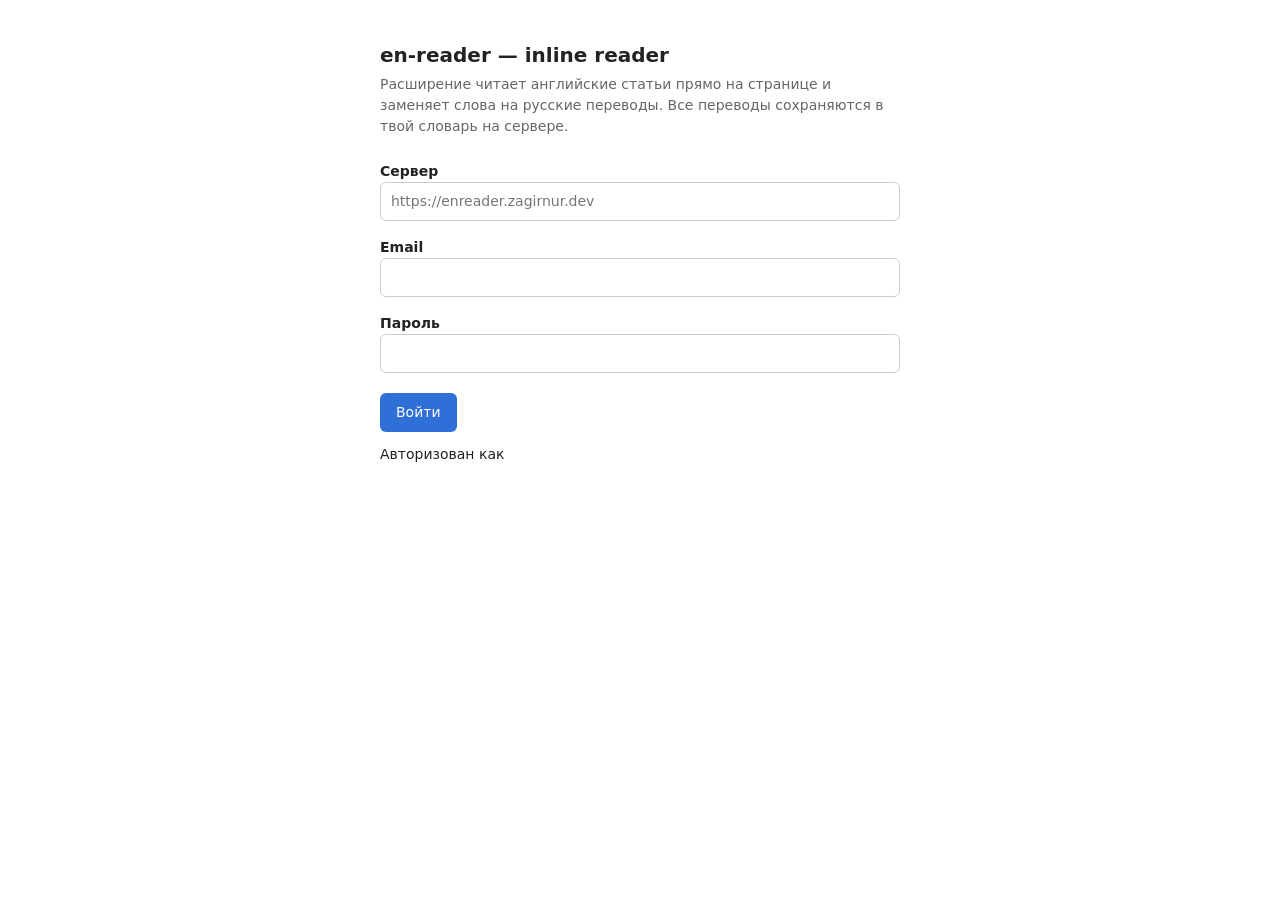
<file: extension/options/options.html>
<!doctype html>
<html lang="ru">
<head>
  <meta charset="utf-8" />
  <title>en-reader — настройки</title>
  <style>
    body {
      font: 14px/1.5 system-ui, -apple-system, sans-serif;
      max-width: 520px;
      margin: 40px auto;
      padding: 0 16px;
      color: #222;
    }
    h1 { font-size: 20px; margin-bottom: 4px; }
    .sub { color: #666; margin-bottom: 24px; }
    label { display: block; font-weight: 600; margin-top: 16px; }
    input[type="text"], input[type="password"], input[type="email"], input[type="url"] {
      width: 100%;
      padding: 8px 10px;
      box-sizing: border-box;
      border: 1px solid #ccc;
      border-radius: 6px;
      font: inherit;
    }
    button {
      margin-top: 20px;
      padding: 9px 16px;
      background: #2f6fd8;
      color: #fff;
      border: none;
      border-radius: 6px;
      font: inherit;
      cursor: pointer;
    }
    button.secondary {
      background: transparent;
      color: #2f6fd8;
      border: 1px solid #2f6fd8;
      margin-left: 8px;
    }
    button:disabled { opacity: 0.5; cursor: default; }
    .status { margin-top: 16px; padding: 10px 12px; border-radius: 6px; }
    .status.ok { background: #e4f5e9; color: #1d5a2c; }
    .status.err { background: #fdecec; color: #8a2020; }
    .status.info { background: #eef3fb; color: #234; }
    .row { display: flex; gap: 8px; align-items: center; margin-top: 12px; }
    .row .who { color: #234; font-weight: 600; }
  </style>
</head>
<body>
  <h1>en-reader — inline reader</h1>
  <div class="sub">Расширение читает английские статьи прямо на странице и заменяет слова на русские переводы. Все переводы сохраняются в твой словарь на сервере.</div>

  <label for="baseUrl">Сервер</label>
  <input id="baseUrl" type="url" placeholder="https://enreader.zagirnur.dev" />

  <label for="email">Email</label>
  <input id="email" type="email" autocomplete="username" />

  <label for="password">Пароль</label>
  <input id="password" type="password" autocomplete="current-password" />

  <div>
    <button id="loginBtn">Войти</button>
    <button id="logoutBtn" class="secondary" hidden>Выйти</button>
  </div>

  <div id="status" class="status info" hidden></div>

  <div class="row" id="who" hidden>
    <div>Авторизован как</div>
    <div class="who" id="whoEmail"></div>
  </div>

  <script type="module" src="options.js"></script>
</body>
</html>
</file>
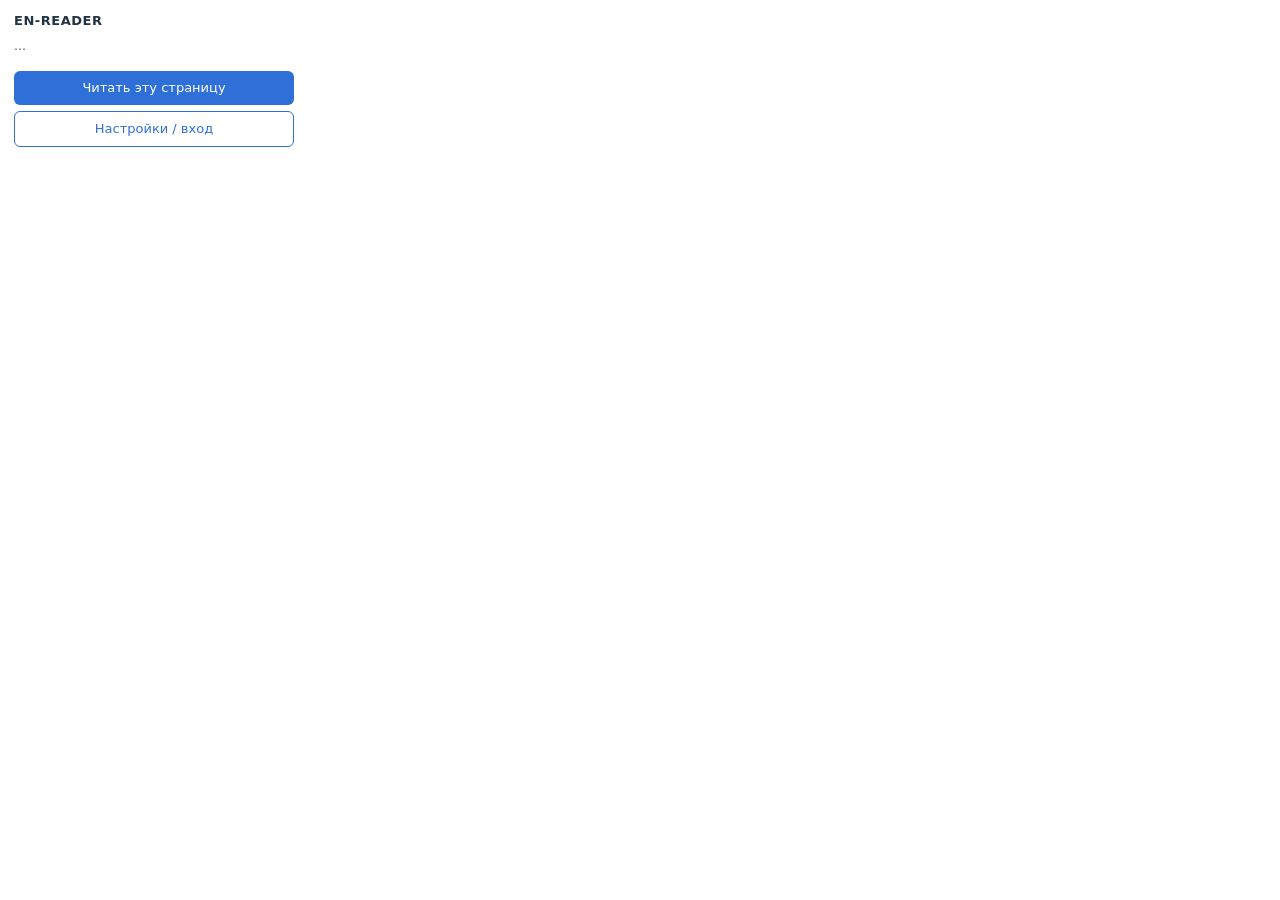
<file: extension/popup/popup.html>
<!doctype html>
<html lang="ru">
<head>
  <meta charset="utf-8" />
  <title>en-reader</title>
  <style>
    body {
      font: 13px/1.4 system-ui, -apple-system, sans-serif;
      width: 280px;
      margin: 0;
      padding: 12px 14px;
      color: #222;
    }
    h1 {
      font-size: 13px;
      margin: 0 0 8px;
      color: #234;
      text-transform: uppercase;
      letter-spacing: 0.04em;
    }
    button {
      width: 100%;
      padding: 8px 10px;
      background: #2f6fd8;
      color: #fff;
      border: none;
      border-radius: 6px;
      font: inherit;
      cursor: pointer;
      margin-top: 6px;
    }
    button.secondary {
      background: transparent;
      color: #2f6fd8;
      border: 1px solid #2f6fd8;
    }
    button:disabled { opacity: 0.5; cursor: default; }
    .status {
      margin-top: 10px;
      padding: 8px 10px;
      border-radius: 6px;
      font-size: 12px;
    }
    .status.ok { background: #e4f5e9; color: #1d5a2c; }
    .status.err { background: #fdecec; color: #8a2020; }
    .status.info { background: #eef3fb; color: #234; }
    .who { font-size: 12px; color: #555; margin: 2px 0 10px; }
  </style>
</head>
<body>
  <h1>en-reader</h1>
  <div class="who" id="who">…</div>
  <button id="activate">Читать эту страницу</button>
  <button id="options" class="secondary">Настройки / вход</button>
  <div id="status" class="status info" hidden></div>

  <script type="module" src="popup.js"></script>
</body>
</html>
</file>
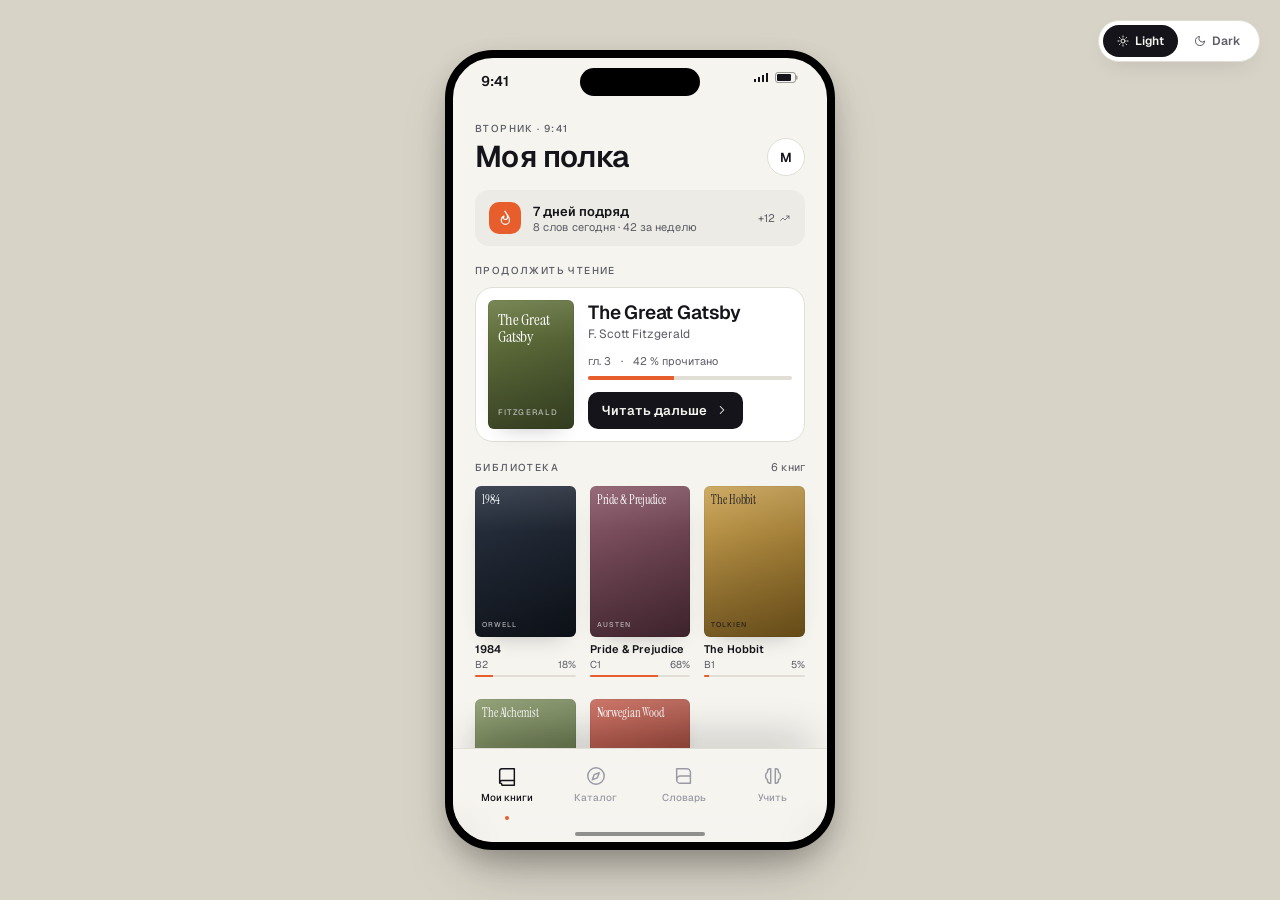
<file: tasks/_assets/design/prototype.html>
<!doctype html>
<html lang="ru">
<head>
<meta charset="utf-8"/>
<meta name="viewport" content="width=device-width,initial-scale=1"/>
<title>EN Reader — Prototype</title>
<link rel="preconnect" href="https://fonts.googleapis.com"/>
<link rel="preconnect" href="https://fonts.gstatic.com" crossorigin/>
<link href="https://fonts.googleapis.com/css2?family=Geist:wght@300;400;500;600;700&family=Instrument+Serif&display=swap" rel="stylesheet"/>
<style>
  :root {
    --bg: #f6f4ef; --bg-2: #ecebe5; --card: #ffffff;
    --ink: #14141a; --ink-2: #5c5c66; --ink-3: #9a9aa5;
    --line: #e1dfd5; --accent: #e85d2c; --accent-2: #ff7a45;
    --soft: #ecebe5;
  }
  .dark {
    --bg: #0e0e10; --bg-2: #17171a; --card: #17171a;
    --ink: #ebebef; --ink-2: #9a9aa5; --ink-3: #5c5c66;
    --line: #27272e; --accent: #ff7a45; --accent-2: #ffa88a;
    --soft: #1f1f24;
  }

  * { box-sizing: border-box; }
  html, body { margin: 0; padding: 0; height: 100%; }
  body {
    font-family: 'Geist', system-ui, -apple-system, sans-serif;
    background: #d8d3c7;
    color: var(--ink);
    -webkit-font-smoothing: antialiased;
    min-height: 100vh;
    display: flex; align-items: center; justify-content: center;
    padding: 32px 16px;
    transition: background 0.3s;
  }
  body.dark { background: #1a1a1e; }

  /* frame */
  .stage { display: flex; flex-direction: column; align-items: center; gap: 20px; }

  .theme-toggle {
    position: fixed; top: 20px; right: 20px; z-index: 100;
    display: flex; background: var(--card); border: 1px solid var(--line); border-radius: 999px; padding: 4px; gap: 2px;
    box-shadow: 0 8px 24px -10px rgba(0,0,0,0.15);
  }
  .theme-toggle button {
    border: none; background: none; padding: 8px 14px; border-radius: 999px;
    font-family: inherit; font-size: 12px; font-weight: 600; cursor: pointer;
    color: var(--ink-2);
    display: inline-flex; align-items: center; gap: 6px;
  }
  .theme-toggle button.on { background: var(--ink); color: var(--bg); }

  /* phone */
  .phone {
    width: 390px; height: 800px;
    border-radius: 48px;
    background: var(--bg);
    color: var(--ink);
    border: 8px solid #000;
    box-shadow: 0 28px 56px -20px rgba(0,0,0,0.35), 0 10px 24px rgba(0,0,0,0.15);
    overflow: hidden; position: relative;
    display: flex; flex-direction: column;
    transition: background 0.3s, color 0.3s;
  }
  .notch {
    position: absolute; top: 10px; left: 50%; transform: translateX(-50%);
    width: 120px; height: 28px; background: #000; border-radius: 18px; z-index: 60;
  }
  .statusbar {
    height: 46px; padding: 14px 28px 0;
    display: flex; justify-content: space-between; align-items: flex-start;
    font-size: 14px; font-weight: 600; flex-shrink: 0; color: var(--ink);
  }
  .homebar {
    position: absolute; bottom: 6px; left: 50%; transform: translateX(-50%);
    width: 130px; height: 4px; border-radius: 2px;
    background: var(--ink); opacity: 0.45; z-index: 55;
  }
  .body { flex: 1; display: flex; flex-direction: column; overflow: hidden; position: relative; }
  .scroll { flex: 1; overflow-y: auto; overscroll-behavior: contain; }
  .scroll::-webkit-scrollbar { width: 0; }

  /* tab bar */
  .tabbar {
    display: flex; padding: 8px 10px 30px;
    background: color-mix(in oklab, var(--bg) 88%, transparent);
    backdrop-filter: blur(14px);
    border-top: 1px solid var(--line);
    flex-shrink: 0;
  }
  .tab {
    flex: 1; display: flex; flex-direction: column; align-items: center; gap: 4px;
    padding: 8px 0; cursor: pointer; position: relative;
    font-size: 10px; font-weight: 500; color: var(--ink-3);
    background: none; border: none;
    font-family: inherit;
    transition: color 0.15s;
  }
  .tab.on { color: var(--ink); }
  .tab.on .tab-dot {
    position: absolute; bottom: -8px; width: 4px; height: 4px;
    border-radius: 50%; background: var(--accent);
  }
  .tab svg { width: 22px; height: 22px; }

  /* buttons + chips */
  .btn {
    display: inline-flex; align-items: center; justify-content: center; gap: 8px;
    padding: 14px 20px; border-radius: 12px;
    font-family: inherit; font-size: 15px; font-weight: 600;
    border: none; cursor: pointer; transition: transform 0.08s, background 0.15s;
  }
  .btn:active { transform: scale(0.97); }
  .btn.primary { background: var(--ink); color: var(--bg); }
  .btn.accent { background: var(--accent); color: #fff; }
  .btn.ghost { background: var(--bg-2); color: var(--ink); }
  .btn.full { width: 100%; }
  .btn.sm { padding: 10px 14px; font-size: 13px; border-radius: 10px; }

  .chip {
    display: inline-flex; align-items: center; gap: 6px;
    padding: 6px 12px; border-radius: 8px;
    font-size: 12px; font-weight: 500;
    background: var(--bg-2); color: var(--ink-2);
    border: 1px solid transparent; cursor: pointer;
    font-family: inherit;
  }
  .chip.on { background: var(--ink); color: var(--bg); }
  .chip .n { opacity: 0.5; font-weight: 400; margin-left: 2px; }

  /* covers */
  .cover {
    aspect-ratio: 2/3; border-radius: 6px; overflow: hidden;
    position: relative; display: flex; flex-direction: column;
    padding: 12px 10px; color: #fff;
    box-shadow: inset 0 0 0 1px rgba(0,0,0,0.06), 0 10px 24px -14px rgba(0,0,0,0.3);
  }
  .cover::after {
    content: ''; position: absolute; inset: 0;
    background: linear-gradient(180deg, rgba(255,255,255,0.1), transparent 30%, rgba(0,0,0,0.18));
    pointer-events: none;
  }
  .cover .ct {
    font-family: 'Instrument Serif', Georgia, serif;
    font-size: 16px; line-height: 1.05; font-weight: 400; letter-spacing: -0.01em;
  }
  .cover .ca {
    margin-top: auto;
    font-size: 8px; letter-spacing: 0.14em; text-transform: uppercase; opacity: 0.78;
    font-weight: 500;
  }
  .cover.c-olive   { background: linear-gradient(150deg, #6a7a42, #3d4826); }
  .cover.c-clay    { background: linear-gradient(150deg, #c85a38, #7a2a18); }
  .cover.c-ink     { background: linear-gradient(150deg, #2a3342, #0f141c); }
  .cover.c-mauve   { background: linear-gradient(150deg, #8c5a6b, #4a2a35); }
  .cover.c-mustard { background: linear-gradient(150deg, #c9a253, #7a5a1c); color: #14141a; }
  .cover.c-mustard .ca { color: #14141a; }
  .cover.c-sage    { background: linear-gradient(150deg, #8a9a6c, #4a5836); }
  .cover.c-rose    { background: linear-gradient(150deg, #c8685a, #6f2e24); }
  .dark .cover.c-olive   { background: linear-gradient(150deg, #3a4424, #1d2212); }
  .dark .cover.c-clay    { background: linear-gradient(150deg, #b85a38, #5a2612); }
  .dark .cover.c-ink     { background: linear-gradient(150deg, #303a4c, #0a0d14); }
  .dark .cover.c-mauve   { background: linear-gradient(150deg, #6f4658, #3a2530); }
  .dark .cover.c-mustard { background: linear-gradient(150deg, #c9a253, #5a4418); }
  .dark .cover.c-sage    { background: linear-gradient(150deg, #6b7d5a, #3a4632); }
  .dark .cover.c-rose    { background: linear-gradient(150deg, #a85c4c, #5a2a20); }

  /* translated word pill */
  .word {
    cursor: pointer;
    padding: 0 2px; border-radius: 3px;
    transition: background 0.15s;
  }
  .word.translated {
    background: color-mix(in oklab, var(--accent) 15%, transparent);
    color: var(--accent);
    border-bottom: 1px solid var(--accent);
    font-weight: 500;
  }
  .word.highlighted {
    background: color-mix(in oklab, var(--accent) 25%, transparent);
    color: var(--accent);
    font-weight: 600;
  }

  /* display font in this theme = Geist (editorial). Instrument Serif used sparingly for big numbers / covers */
  h1, h2, h3 { font-family: 'Geist', sans-serif; }
  .serif { font-family: 'Instrument Serif', Georgia, serif; font-weight: 400; }

  .uplabel {
    font-size: 10px; letter-spacing: 0.14em; text-transform: uppercase;
    color: var(--ink-2); font-weight: 500;
  }

  /* sheet / popup */
  .scrim {
    position: absolute; inset: 0; z-index: 90;
    background: rgba(0,0,0,0.32);
    opacity: 0; pointer-events: none; transition: opacity 0.2s;
  }
  .scrim.show { opacity: 1; pointer-events: auto; }
  .sheet {
    position: absolute; left: 0; right: 0; bottom: 0; z-index: 100;
    background: var(--card);
    border-top-left-radius: 28px; border-top-right-radius: 28px;
    padding: 16px 22px 28px;
    transform: translateY(100%); transition: transform 0.28s cubic-bezier(.2,.9,.3,1);
    box-shadow: 0 -20px 40px -14px rgba(0,0,0,0.35);
  }
  .sheet.show { transform: translateY(0); }
  .sheet .handle {
    width: 40px; height: 4px; border-radius: 2px; background: var(--line);
    margin: 0 auto 16px;
  }

  /* card */
  .card { background: var(--card); border: 1px solid var(--line); border-radius: 14px; }

  /* progress bar */
  .pbar { height: 4px; border-radius: 2px; background: var(--line); overflow: hidden; }
  .pbar > i { display: block; height: 100%; background: var(--accent); }

  /* toast */
  .toast {
    position: absolute; top: 60px; left: 50%; transform: translate(-50%, -20px);
    background: var(--ink); color: var(--bg);
    padding: 10px 16px; border-radius: 999px;
    font-size: 13px; font-weight: 500;
    opacity: 0; pointer-events: none;
    transition: opacity 0.2s, transform 0.2s;
    z-index: 150;
    box-shadow: 0 10px 24px -8px rgba(0,0,0,0.3);
  }
  .toast.show { opacity: 1; transform: translate(-50%, 0); }

  /* fade-in for screens */
  @keyframes screen-in {
    from { opacity: 0; transform: translateY(8px); }
    to   { opacity: 1; transform: none; }
  }
  .screen-in { animation: screen-in 0.18s ease-out; }

  @media (max-width: 480px) {
    body { padding: 0; align-items: stretch; background: var(--bg); }
    body.dark { background: var(--bg); }
    .phone { width: 100%; height: 100vh; border-radius: 0; border: none; box-shadow: none; }
    .notch { display: none; }
    .homebar { display: none; }
    .statusbar { display: none; }
    .theme-toggle { top: 10px; right: 10px; }
  }
</style>
</head>
<body>
  <div class="theme-toggle" id="themeToggle">
    <button data-mode="light" class="on"><svg width="12" height="12" viewBox="0 0 24 24" fill="none" stroke="currentColor" stroke-width="2" stroke-linecap="round"><circle cx="12" cy="12" r="4"/><path d="M12 2v2M12 20v2M2 12h2M20 12h2M4.9 4.9l1.4 1.4M17.7 17.7l1.4 1.4M4.9 19.1l1.4-1.4M17.7 6.3l1.4-1.4"/></svg> Light</button>
    <button data-mode="dark"><svg width="12" height="12" viewBox="0 0 24 24" fill="none" stroke="currentColor" stroke-width="2" stroke-linecap="round" stroke-linejoin="round"><path d="M21 12.8A9 9 0 1 1 11.2 3a7 7 0 0 0 9.8 9.8Z"/></svg> Dark</button>
  </div>

  <div class="stage">
    <div class="phone" id="phone">
      <div class="notch"></div>
      <div class="statusbar" id="statusbar">
        <span>9:41</span>
        <span style="display:inline-flex;gap:6px;align-items:center">
          <svg width="16" height="11" viewBox="0 0 16 11" fill="currentColor"><path d="M1 10V7h2v3H1zm4 0V5h2v5H5zm4 0V3h2v7H9zm4 0V1h2v9h-2z"/></svg>
          <svg width="24" height="11" viewBox="0 0 24 11" fill="none"><rect x="0.5" y="0.5" width="20" height="10" rx="2.5" stroke="currentColor" opacity="0.4"/><rect x="2" y="2" width="14" height="7" rx="1.2" fill="currentColor"/><rect x="21" y="3.5" width="1.5" height="4" rx="0.5" fill="currentColor" opacity="0.4"/></svg>
        </span>
      </div>
      <div class="body" id="body">
        <div id="root" style="flex:1; display:flex; flex-direction:column; overflow:hidden;"></div>
        <div class="scrim" id="scrim"></div>
        <div class="sheet" id="sheet"></div>
        <div class="toast" id="toast">В словарь ✓</div>
      </div>
      <div id="tabbarSlot"></div>
      <div class="homebar"></div>
    </div>
  </div>

  <script>
  // ─────────── Data ───────────
  const LIBRARY = [
    { id: 'gatsby',   t: 'The Great Gatsby',  a: 'F. Scott Fitzgerald', lvl: 'B2', prog: 0.42, color: 'c-olive' },
    { id: '1984',     t: '1984',              a: 'George Orwell',       lvl: 'B2', prog: 0.18, color: 'c-ink' },
    { id: 'pride',    t: 'Pride & Prejudice', a: 'Jane Austen',         lvl: 'C1', prog: 0.68, color: 'c-mauve' },
    { id: 'hobbit',   t: 'The Hobbit',        a: 'J.R.R. Tolkien',      lvl: 'B1', prog: 0.05, color: 'c-mustard' },
    { id: 'alchemist',t: 'The Alchemist',     a: 'Paulo Coelho',        lvl: 'B1', prog: 0.91, color: 'c-sage' },
    { id: 'murakami', t: 'Norwegian Wood',    a: 'Haruki Murakami',     lvl: 'C1', prog: 0.00, color: 'c-rose' },
  ];

  const CATALOG = [
    { k: 'По твоему уровню', items: [
      { id: 'c1', t: 'Animal Farm',            a: 'George Orwell',     lvl: 'B1', pages: 112, color: 'c-sage' },
      { id: 'c2', t: 'Of Mice and Men',        a: 'John Steinbeck',    lvl: 'B2', pages: 107, color: 'c-clay' },
      { id: 'c3', t: 'The Old Man & the Sea',  a: 'E. Hemingway',      lvl: 'B2', pages: 127, color: 'c-ink' },
      { id: 'c4', t: 'Fahrenheit 451',         a: 'Ray Bradbury',      lvl: 'B2', pages: 158, color: 'c-clay' },
    ]},
    { k: 'Короткое — за выходные', items: [
      { id: 'd1', t: 'Flowers for Algernon',   a: 'Daniel Keyes',      lvl: 'B2', pages: 30,  color: 'c-mauve' },
      { id: 'd2', t: 'The Yellow Wallpaper',   a: 'C. P. Gilman',      lvl: 'B2', pages: 18,  color: 'c-mustard' },
      { id: 'd3', t: 'The Lottery',            a: 'Shirley Jackson',   lvl: 'B1', pages: 12,  color: 'c-olive' },
    ]},
  ];

  // text is an array of paragraphs. Each paragraph is an array of tokens.
  // token: string (plain) | {w, ru} translatable word
  const GATSBY_PAGE = [
    [
      'In my younger and more ',
      { w: 'vulnerable', ru: 'уязвимые' },
      ' years my father gave me some ',
      { w: 'advice', ru: 'советы' },
      ' that I\'ve been ',
      { w: 'turning', ru: 'прокручиваю' },
      ' over in my mind ever since.'
    ],
    [
      '"Whenever you feel like ',
      { w: 'criticizing', ru: 'критиковать' },
      ' any one," he told me, "just remember that all the people in this world haven\'t had the ',
      { w: 'advantages', ru: 'преимущества' },
      ' that you\'ve had."'
    ],
    [
      'He didn\'t say any more, but we\'ve always been unusually ',
      { w: 'communicative', ru: 'общительными' },
      ' in a ',
      { w: 'reserved', ru: 'сдержанной' },
      ' way, and I understood that he meant a great deal more than that.'
    ],
    [
      'In ',
      { w: 'consequence', ru: 'результате' },
      ', I\'m ',
      { w: 'inclined', ru: 'склонен' },
      ' to reserve all ',
      { w: 'judgments', ru: 'суждения' },
      ', a habit that has opened up many ',
      { w: 'curious', ru: 'любопытных' },
      ' natures to me.'
    ],
  ];

  const WORD_INFO = {
    vulnerable: { ipa: '/ˈvʌln(ə)rəb(ə)l/', pos: 'прил.', ru: 'уязвимый, ранимый' },
    advice:     { ipa: '/ədˈvaɪs/',        pos: 'сущ.',  ru: 'совет' },
    turning:    { ipa: '/ˈtɜːnɪŋ/',        pos: 'гл.',   ru: 'прокручивать, обдумывать' },
    criticizing:{ ipa: '/ˈkrɪtɪsaɪzɪŋ/',   pos: 'гл.',   ru: 'критиковать' },
    advantages: { ipa: '/ədˈvɑːntɪdʒɪz/',  pos: 'сущ.',  ru: 'преимущества' },
    communicative:{ ipa: '/kəˈmjuːnɪkətɪv/', pos: 'прил.', ru: 'общительный, открытый' },
    reserved:   { ipa: '/rɪˈzɜːvd/',       pos: 'прил.', ru: 'сдержанный, замкнутый' },
    consequence:{ ipa: '/ˈkɒnsɪkwəns/',    pos: 'сущ.',  ru: 'следствие, результат' },
    inclined:   { ipa: '/ɪnˈklaɪnd/',      pos: 'прил.', ru: 'склонный' },
    judgments:  { ipa: '/ˈdʒʌdʒmənts/',    pos: 'сущ.',  ru: 'суждения' },
    curious:    { ipa: '/ˈkjʊəriəs/',      pos: 'прил.', ru: 'любопытный, необычный' },
  };

  // ─────────── State ───────────
  const S = {
    tab: 'lib',
    screen: 'lib',     // 'lib' | 'cat' | 'dict' | 'learn' | 'reader' | 'learnCard'
    dark: false,
    // translated words in current book (set of lowercase word keys)
    translated: new Set(),
    // saved words (array of {w, ru, ipa, pos, ex, src})
    saved: [
      { w: 'solitude',  ru: 'уединение',      ex: 'he relished the solitude of dawn',    src: 'Norwegian Wood',   lvl: 'learning', d: 3, ipa:'/ˈsɒlɪtjuːd/', pos:'сущ.' },
      { w: 'quaint',    ru: 'причудливый',    ex: 'a quaint old village by the sea',     src: 'Pride & Prejudice', lvl: 'mastered', d: 20, ipa:'/kweɪnt/', pos:'прил.' },
      { w: 'grasp',     ru: 'ухватить(ся)',   ex: 'he could not grasp her meaning',      src: 'The Great Gatsby', lvl: 'learning', d: 5, ipa:'/ɡrɑːsp/', pos:'гл.' },
      { w: 'ember',     ru: 'уголёк',         ex: 'a single ember glowed in the ash',    src: 'The Hobbit',       lvl: 'new',      d: 1, ipa:'/ˈembər/', pos:'сущ.' },
      { w: 'linger',    ru: 'задерживаться',  ex: 'the scent lingered in the room',      src: '1984',             lvl: 'review',   d: 0, ipa:'/ˈlɪŋɡə/', pos:'гл.' },
    ],
    learn: { idx: 0, correct: 0, done: false, feedback: null }, // feedback: null | 'ok' | 'wrong'
    dictFilter: 'all',
    sheetContent: null,
    sheetOpen: false,
    toast: null,
    highlightWord: null, // word to flash in reader after "translate all"
  };

  // ─────────── Icons ───────────
  const I = {
    books: '<svg viewBox="0 0 24 24" fill="none" stroke="currentColor" stroke-width="1.6" stroke-linecap="round" stroke-linejoin="round"><path d="M4 19.5A2.5 2.5 0 0 1 6.5 17H20V4H6.5A2.5 2.5 0 0 0 4 6.5v13Z"/><path d="M4 19.5A2.5 2.5 0 0 1 6.5 22H20v-5"/></svg>',
    compass:'<svg viewBox="0 0 24 24" fill="none" stroke="currentColor" stroke-width="1.6" stroke-linecap="round" stroke-linejoin="round"><circle cx="12" cy="12" r="9"/><path d="m15.5 8.5-2 5.5-5.5 2 2-5.5 5.5-2Z"/></svg>',
    dict:   '<svg viewBox="0 0 24 24" fill="none" stroke="currentColor" stroke-width="1.6" stroke-linecap="round" stroke-linejoin="round"><path d="M4 4h11a4 4 0 0 1 4 4v12H8a4 4 0 0 1-4-4V4Z"/><path d="M4 16a4 4 0 0 1 4-4h11"/></svg>',
    brain:  '<svg viewBox="0 0 24 24" fill="none" stroke="currentColor" stroke-width="1.6" stroke-linecap="round" stroke-linejoin="round"><path d="M9 4a3 3 0 0 0-3 3v1a3 3 0 0 0-2 2.8V13a3 3 0 0 0 2 2.8V17a3 3 0 0 0 3 3h.5V4H9Z"/><path d="M15 4a3 3 0 0 1 3 3v1a3 3 0 0 1 2 2.8V13a3 3 0 0 1-2 2.8V17a3 3 0 0 1-3 3h-.5V4H15Z"/></svg>',
    plus:   '<svg viewBox="0 0 24 24" fill="none" stroke="currentColor" stroke-width="1.8" stroke-linecap="round"><path d="M12 5v14M5 12h14"/></svg>',
    chevL:  '<svg viewBox="0 0 24 24" fill="none" stroke="currentColor" stroke-width="1.8" stroke-linecap="round" stroke-linejoin="round"><path d="m15 6-6 6 6 6"/></svg>',
    chevR:  '<svg viewBox="0 0 24 24" fill="none" stroke="currentColor" stroke-width="1.8" stroke-linecap="round" stroke-linejoin="round"><path d="m9 6 6 6-6 6"/></svg>',
    star:   '<svg viewBox="0 0 24 24" fill="none" stroke="currentColor" stroke-width="1.6" stroke-linecap="round" stroke-linejoin="round"><path d="m12 3 2.9 5.9 6.5.95-4.7 4.6 1.1 6.5L12 17.9 6.2 20.95l1.1-6.5L2.6 9.85l6.5-.95L12 3Z"/></svg>',
    undo:   '<svg viewBox="0 0 24 24" fill="none" stroke="currentColor" stroke-width="1.8" stroke-linecap="round" stroke-linejoin="round"><path d="M3 7h11a6 6 0 0 1 0 12H8"/><path d="m7 3-4 4 4 4"/></svg>',
    settings:'<svg viewBox="0 0 24 24" fill="none" stroke="currentColor" stroke-width="1.6" stroke-linecap="round" stroke-linejoin="round"><path d="M4 7h10"/><path d="M4 12h6"/><path d="M4 17h12"/><circle cx="18" cy="7" r="2"/><circle cx="14" cy="12" r="2"/><circle cx="20" cy="17" r="2"/></svg>',
    x:      '<svg viewBox="0 0 24 24" fill="none" stroke="currentColor" stroke-width="1.8" stroke-linecap="round"><path d="M6 6l12 12M18 6 6 18"/></svg>',
    fire:   '<svg viewBox="0 0 24 24" fill="none" stroke="currentColor" stroke-width="1.6" stroke-linecap="round" stroke-linejoin="round"><path d="M12 3c1.5 3 3.5 4.5 3.5 7.5 0 2-1.5 3.5-3.5 3.5-1 0-2-.5-2-2 0-1 .5-1.5.5-2.5-2 1-3.5 3-3.5 5.5 0 3 2.5 5.5 5.5 5.5s5.5-2.5 5.5-5.5c0-5-3-7-6-12Z"/></svg>',
    trend:  '<svg viewBox="0 0 24 24" fill="none" stroke="currentColor" stroke-width="1.6" stroke-linecap="round" stroke-linejoin="round"><path d="m3 17 5-5 4 4 8-8"/><path d="M15 8h5v5"/></svg>',
    check:  '<svg viewBox="0 0 24 24" fill="none" stroke="currentColor" stroke-width="2" stroke-linecap="round" stroke-linejoin="round"><path d="m4 12 5 5 11-11"/></svg>',
  };

  // ─────────── Render helpers ───────────
  const $ = (id) => document.getElementById(id);
  const h = (tag, attrs = {}, ...kids) => {
    const el = document.createElement(tag);
    for (const k in attrs) {
      if (k === 'class') el.className = attrs[k];
      else if (k === 'html') el.innerHTML = attrs[k];
      else if (k.startsWith('on')) el.addEventListener(k.slice(2), attrs[k]);
      else if (k === 'style' && typeof attrs[k] === 'object') Object.assign(el.style, attrs[k]);
      else el.setAttribute(k, attrs[k]);
    }
    for (const kid of kids.flat()) {
      if (kid == null || kid === false) continue;
      el.append(kid.nodeType ? kid : document.createTextNode(kid));
    }
    return el;
  };

  function showToast(msg) {
    const t = $('toast');
    t.textContent = msg;
    t.classList.add('show');
    clearTimeout(showToast._t);
    showToast._t = setTimeout(() => t.classList.remove('show'), 1600);
  }

  function openSheet(content) {
    const sheet = $('sheet');
    sheet.innerHTML = '';
    sheet.append(h('div', { class: 'handle' }));
    sheet.append(content);
    requestAnimationFrame(() => {
      $('scrim').classList.add('show');
      sheet.classList.add('show');
    });
  }
  function closeSheet() {
    $('scrim').classList.remove('show');
    $('sheet').classList.remove('show');
  }
  $('scrim')?.addEventListener('click', closeSheet);

  // ─────────── Screens ───────────
  function TabBar() {
    const tabs = [
      { id: 'lib',   label: 'Мои книги', ic: I.books },
      { id: 'cat',   label: 'Каталог',   ic: I.compass },
      { id: 'dict',  label: 'Словарь',   ic: I.dict },
      { id: 'learn', label: 'Учить',     ic: I.brain },
    ];
    const bar = h('div', { class: 'tabbar' });
    tabs.forEach(t => {
      const b = h('button', {
        class: 'tab' + (S.tab === t.id ? ' on' : ''),
        onclick: () => { S.tab = t.id; S.screen = t.id; render(); }
      });
      b.innerHTML = t.ic + `<span>${t.label}</span>` + (S.tab === t.id ? '<span class="tab-dot"></span>' : '');
      bar.append(b);
    });
    return bar;
  }

  // LIBRARY
  function ScreenLibrary() {
    const root = h('div', { class: 'scroll screen-in' });
    const continuing = LIBRARY[0];
    const others = LIBRARY.slice(1);

    // header
    root.append(h('div', { style: { padding: '18px 22px 8px', display: 'flex', justifyContent: 'space-between', alignItems: 'flex-end' } },
      h('div', {},
        h('div', { class: 'uplabel', style: { marginBottom: '2px' } }, 'Вторник · 9:41'),
        h('h1', { style: { margin: 0, fontSize: '30px', letterSpacing: '-0.02em', fontWeight: 600 } }, 'Моя полка')
      ),
      h('div', { style: { width: '38px', height: '38px', borderRadius: '20px', background: 'var(--card)', border: '1px solid var(--line)', display: 'flex', alignItems: 'center', justifyContent: 'center', fontSize: '13px', fontWeight: 600 } }, 'М')
    ));

    // streak
    const streak = h('div', { class: 'card', style: { margin: '6px 22px 18px', padding: '12px 14px', display: 'flex', alignItems: 'center', gap: '12px', background: 'var(--soft)', border: 'none' } });
    streak.innerHTML = `
      <div style="display:flex;align-items:center;justify-content:center;width:32px;height:32px;border-radius:10px;background:var(--accent);color:#fff">${I.fire.replace('<svg', '<svg width="18" height="18"')}</div>
      <div style="flex:1">
        <div style="font-size:13px;font-weight:600">7 дней подряд</div>
        <div style="font-size:11px;color:var(--ink-2)">8 слов сегодня · 42 за неделю</div>
      </div>
      <div style="font-size:11px;color:var(--ink-2);display:inline-flex;gap:4px;align-items:center">+12 ${I.trend.replace('<svg', '<svg width="12" height="12"')}</div>
    `;
    root.append(streak);

    // continue
    const contBlock = h('div', { style: { padding: '0 22px 18px' } });
    contBlock.append(h('div', { class: 'uplabel', style: { marginBottom: '10px' } }, 'Продолжить чтение'));
    const contCard = h('div', { class: 'card', style: { display: 'flex', gap: '14px', padding: '12px', borderRadius: '18px', cursor: 'pointer' }, onclick: () => { S.screen = 'reader'; render(); } });
    const cover = h('div', { class: `cover ${continuing.color}`, style: { width: '86px', flexShrink: 0 } });
    cover.innerHTML = `<div class="ct">${continuing.t}</div><div class="ca">${continuing.a.split(' ').slice(-1)[0]}</div>`;
    contCard.append(cover);
    const info = h('div', { style: { flex: 1, display: 'flex', flexDirection: 'column', minWidth: 0 } },
      h('div', { style: { fontSize: '19px', lineHeight: 1.15, letterSpacing: '-0.01em', fontWeight: 600, marginTop: '2px' } }, continuing.t),
      h('div', { style: { fontSize: '12px', color: 'var(--ink-2)', marginTop: '2px' } }, continuing.a),
      h('div', { style: { marginTop: '12px', display: 'flex', gap: '10px', fontSize: '11px', color: 'var(--ink-2)' } },
        h('span', {}, 'гл. 3'), h('span', {}, '·'), h('span', {}, `${Math.round(continuing.prog*100)} % прочитано`)
      ),
      (() => {
        const bar = h('div', { class: 'pbar', style: { marginTop: '8px' } });
        bar.innerHTML = `<i style="width:${continuing.prog*100}%"></i>`;
        return bar;
      })(),
      (() => {
        const btn = h('button', { class: 'btn primary sm', style: { marginTop: '12px', alignSelf: 'flex-start' }, onclick: (e) => { e.stopPropagation(); S.screen = 'reader'; render(); } });
        btn.innerHTML = `Читать дальше ${I.chevR.replace('<svg', '<svg width="14" height="14"')}`;
        return btn;
      })()
    );
    contCard.append(info);
    contBlock.append(contCard);
    root.append(contBlock);

    // shelf
    root.append(h('div', { style: { padding: '0 22px 12px', display: 'flex', justifyContent: 'space-between', alignItems: 'center' } },
      h('div', { class: 'uplabel' }, 'Библиотека'),
      h('div', { style: { fontSize: '11px', color: 'var(--ink-2)' } }, `${LIBRARY.length} книг`)
    ));

    const grid = h('div', { style: { padding: '0 22px 24px', display: 'grid', gridTemplateColumns: 'repeat(3,1fr)', gap: '14px', rowGap: '22px' } });
    others.forEach(b => {
      const cell = h('div', { style: { cursor: 'pointer' }, onclick: () => { showToast('Открываем ' + b.t); } });
      const cov = h('div', { class: `cover ${b.color}`, style: { padding: '8px 7px' } });
      cov.innerHTML = `<div class="ct" style="font-size:12px;line-height:1.05">${b.t}</div><div class="ca" style="font-size:7px">${b.a.split(' ').slice(-1)[0]}</div>`;
      cell.append(cov);
      const meta = h('div', { style: { marginTop: '6px' } });
      meta.innerHTML = `
        <div style="font-size:11px;font-weight:600;color:var(--ink);line-height:1.2;overflow:hidden;text-overflow:ellipsis;white-space:nowrap">${b.t}</div>
        <div style="font-size:10px;color:var(--ink-2);margin-top:2px;display:flex;justify-content:space-between">
          <span>${b.lvl}</span><span>${Math.round(b.prog*100)}%</span>
        </div>
        <div class="pbar" style="margin-top:4px;height:2px"><i style="width:${b.prog*100}%"></i></div>
      `;
      cell.append(meta);
      grid.append(cell);
    });
    root.append(grid);

    return root;
  }

  // CATALOG
  function ScreenCatalog() {
    const root = h('div', { class: 'scroll screen-in', style: { padding: '18px 22px 24px' } });
    root.append(h('div', { class: 'uplabel', style: { marginBottom: '2px' } }, 'Каталог'));
    root.append(h('h1', { style: { margin: 0, fontSize: '30px', letterSpacing: '-0.02em', fontWeight: 600 } }, 'Что почитать'));

    // filter chips
    const chips = h('div', { style: { margin: '16px 0', display: 'flex', gap: '8px', flexWrap: 'wrap' } });
    ['A1', 'A2', 'B1', 'B2', 'C1'].forEach((lv, i) => {
      chips.append(h('span', { class: 'chip' + (i === 2 ? ' on' : '') }, lv));
    });
    root.append(chips);

    CATALOG.forEach(sec => {
      root.append(h('div', { class: 'uplabel', style: { marginTop: '18px', marginBottom: '10px' } }, sec.k));
      const row = h('div', { style: { display: 'flex', gap: '12px', overflowX: 'auto', paddingBottom: '8px', margin: '0 -22px', padding: '0 22px 8px' } });
      sec.items.forEach(b => {
        const cell = h('div', { style: { width: '110px', flexShrink: 0, cursor: 'pointer' }, onclick: () => showToast(b.t + ' добавлено') });
        const cov = h('div', { class: `cover ${b.color}`, style: { padding: '9px 8px' } });
        cov.innerHTML = `<div class="ct" style="font-size:12px;line-height:1.05">${b.t}</div><div class="ca" style="font-size:7px">${b.a.split(' ').slice(-1)[0]}</div>`;
        cell.append(cov);
        cell.innerHTML += `
          <div style="margin-top:6px;font-size:11px;font-weight:600;line-height:1.2;overflow:hidden;text-overflow:ellipsis;white-space:nowrap">${b.t}</div>
          <div style="font-size:10px;color:var(--ink-2);margin-top:2px">${b.lvl} · ${b.pages} стр.</div>
        `;
        row.append(cell);
      });
      root.append(row);
    });
    return root;
  }

  // READER
  function ScreenReader() {
    const wrap = h('div', { class: 'screen-in', style: { display: 'flex', flexDirection: 'column', height: '100%' } });

    // top chrome
    const top = h('div', { style: { padding: '4px 14px 10px', display: 'flex', alignItems: 'center', justifyContent: 'space-between', borderBottom: '1px solid var(--line)', flexShrink: 0 } });
    const back = h('button', { class: 'btn ghost sm', style: { padding: '8px', background: 'transparent' }, onclick: () => { S.screen = 'lib'; S.tab = 'lib'; render(); } });
    back.innerHTML = I.chevL.replace('<svg', '<svg width="22" height="22"');
    const mid = h('div', { style: { textAlign: 'center' } });
    mid.innerHTML = `
      <div style="font-size:12px;font-weight:600">The Great Gatsby</div>
      <div style="font-size:10px;color:var(--ink-2);margin-top:1px">Глава 1 · стр. 7 из 182</div>
    `;
    const gear = h('button', { class: 'btn ghost sm', style: { padding: '8px', background: 'transparent' }, onclick: openReaderSettings });
    gear.innerHTML = I.settings.replace('<svg', '<svg width="22" height="22"');
    top.append(back, mid, gear);
    wrap.append(top);

    // body
    const body = h('div', { class: 'scroll', style: { padding: '26px 26px 16px' } });
    body.append(h('div', { class: 'uplabel', style: { marginBottom: '14px' } }, 'Chapter One'));

    const article = h('div', { style: { fontSize: '17px', lineHeight: 1.65, color: 'var(--ink)', textWrap: 'pretty' } });
    GATSBY_PAGE.forEach((para, pi) => {
      const p = h('p', { style: { margin: '0 0 14px' } });
      para.forEach((tok, ti) => {
        if (typeof tok === 'string') {
          p.append(document.createTextNode(tok));
        } else {
          const isTr = S.translated.has(tok.w);
          const isHi = S.highlightWord === tok.w;
          const span = h('span', {
            class: 'word' + (isTr ? ' translated' : '') + (isHi ? ' highlighted' : ''),
            onclick: (e) => { e.stopPropagation(); onWordTap(tok); }
          }, isTr ? tok.ru : tok.w);
          p.append(span);
        }
      });
      article.append(p);
    });
    body.append(article);

    body.append(h('div', { style: { marginTop: '10px', display: 'flex', alignItems: 'center', justifyContent: 'space-between', fontSize: '11px', color: 'var(--ink-2)' } },
      h('span', {}, '42 % · ~18 мин до конца главы'),
      h('span', { html: `${I.star.replace('<svg', '<svg width="12" height="12" style=\'vertical-align:-2px;margin-right:4px\'')} ${S.translated.size} новых слов` })
    ));

    wrap.append(body);

    // bottom progress
    const pb = h('div', { style: { padding: '10px 22px 14px', borderTop: '1px solid var(--line)', flexShrink: 0 } });
    pb.innerHTML = `<div class="pbar"><i style="width:42%"></i></div>`;
    wrap.append(pb);

    return wrap;
  }

  // Handle tapping a word in the reader:
  // - if untranslated: translate all instances + show popup with "Отменить" + "В словарь"
  // - if already translated: show popup with "↩ Оригинал" + "В словарь"
  function onWordTap(tok) {
    const wasTranslated = S.translated.has(tok.w);
    if (!wasTranslated) {
      S.translated.add(tok.w);
      S.highlightWord = tok.w;
      renderReaderOnly();
      setTimeout(() => { S.highlightWord = null; renderReaderOnly(); }, 800);
    }
    openWordPopup(tok, wasTranslated);
  }

  function openWordPopup(tok, wasAlreadyTranslated) {
    const info = WORD_INFO[tok.w] || { ipa: '—', pos: '', ru: tok.ru };
    const saved = S.saved.some(s => s.w === tok.w);

    const sheet = h('div', {});
    // headword
    const head = h('div', { style: { display: 'flex', alignItems: 'flex-start', justifyContent: 'space-between', gap: '12px' } });
    head.append(h('div', {},
      h('div', { style: { fontSize: '34px', fontWeight: 600, lineHeight: 1, letterSpacing: '-0.02em' } }, tok.w),
      h('div', { style: { marginTop: '6px', fontSize: '13px', color: 'var(--ink-2)', fontStyle: 'italic' } }, `${info.ipa} · ${info.pos}`)
    ));
    const closeBtn = h('button', {
      style: { width: '36px', height: '36px', borderRadius: '12px', border: '1px solid var(--line)', background: 'transparent', color: 'var(--ink)', display: 'inline-flex', alignItems: 'center', justifyContent: 'center', cursor: 'pointer' },
      onclick: closeSheet, html: I.x.replace('<svg', '<svg width="16" height="16"')
    });
    head.append(closeBtn);
    sheet.append(head);

    // translation card
    const trCard = h('div', { style: { marginTop: '16px', padding: '14px', borderRadius: '14px', background: 'var(--soft)' } });
    trCard.append(h('div', { class: 'uplabel', style: { marginBottom: '6px' } }, 'Перевод'));
    trCard.append(h('div', { style: { fontSize: '18px', fontWeight: 500 } }, info.ru));
    sheet.append(trCard);

    // example from book
    const ex = h('div', { style: { marginTop: '16px' } });
    ex.append(h('div', { class: 'uplabel', style: { marginBottom: '8px' } }, 'Из книги'));
    ex.append(h('div', { style: { fontSize: '13px', lineHeight: 1.5, color: 'var(--ink)' } , html:
      `"my younger and more <b style='color:var(--accent)'>${tok.w}</b> years"` }));
    sheet.append(ex);

    // info strip — all-instances notice
    if (!wasAlreadyTranslated) {
      sheet.append(h('div', { style: { marginTop: '14px', padding: '10px 12px', borderRadius: '10px', background: 'color-mix(in oklab, var(--accent) 10%, transparent)', color: 'var(--accent)', fontSize: '12px', fontWeight: 500, display: 'flex', gap: '8px', alignItems: 'center' } , html:
        `${I.check.replace('<svg', '<svg width="14" height="14"')} Переведены все вхождения в тексте` }));
    }

    // actions
    const row = h('div', { style: { marginTop: '20px', display: 'flex', gap: '10px' } });
    // toggle saved
    const saveBtn = h('button', {
      class: 'btn ' + (saved ? 'ghost' : 'primary'),
      style: { flex: 1 },
      onclick: () => {
        if (saved) {
          S.saved = S.saved.filter(s => s.w !== tok.w);
          showToast('Убрано из словаря');
        } else {
          S.saved.unshift({ w: tok.w, ru: info.ru, ex: 'my younger and more ' + tok.w + ' years', src: 'The Great Gatsby', lvl: 'new', d: 0, ipa: info.ipa, pos: info.pos });
          showToast('В словарь ✓');
        }
        closeSheet();
      }
    });
    saveBtn.innerHTML = saved ? `${I.check.replace('<svg', '<svg width="16" height="16"')} В словаре` : `${I.plus.replace('<svg', '<svg width="16" height="16"')} В словарь`;
    row.append(saveBtn);

    // undo translation — only if word is translated
    if (S.translated.has(tok.w)) {
      const undoBtn = h('button', {
        class: 'btn ghost', style: { flex: 1 },
        onclick: () => {
          S.translated.delete(tok.w);
          closeSheet();
          renderReaderOnly();
          showToast('Вернули оригинал');
        }
      });
      undoBtn.innerHTML = `${I.undo.replace('<svg', '<svg width="16" height="16"')} Оригинал`;
      row.append(undoBtn);
    }
    sheet.append(row);

    openSheet(sheet);
  }

  function openReaderSettings() {
    const sheet = h('div', {});
    sheet.append(h('h3', { style: { margin: '0 0 14px', fontSize: '20px', fontWeight: 600 } }, 'Настройки чтения'));

    const section = (label, content) => {
      const s = h('div', { style: { marginBottom: '16px' } });
      s.append(h('div', { class: 'uplabel', style: { marginBottom: '8px' } }, label));
      s.append(content);
      return s;
    };

    // theme
    const themeRow = h('div', { style: { display: 'flex', gap: '8px' } });
    ['Светлая','Тёмная','Авто'].forEach((lbl, i) => {
      const on = (i === 0 && !S.dark) || (i === 1 && S.dark);
      themeRow.append(h('button', {
        class: 'chip' + (on ? ' on' : ''),
        onclick: () => {
          if (i < 2) { S.dark = i === 1; applyTheme(); openReaderSettings(); }
        }
      }, lbl));
    });
    sheet.append(section('Тема', themeRow));

    // font size mock
    sheet.append(section('Размер шрифта',
      (() => {
        const row = h('div', { style: { display: 'flex', gap: '8px' } });
        ['S','M','L','XL'].forEach((s,i) => row.append(h('span', { class: 'chip' + (i === 1 ? ' on' : '') }, s)));
        return row;
      })()
    ));

    // reset translations
    const resetRow = h('div', {});
    const resetBtn = h('button', {
      class: 'btn ghost full',
      onclick: () => { S.translated.clear(); closeSheet(); renderReaderOnly(); showToast('Переводы сброшены'); }
    });
    resetBtn.innerHTML = `${I.undo.replace('<svg', '<svg width="16" height="16"')} Показать все оригиналы`;
    resetRow.append(resetBtn);
    sheet.append(section('Перевод', resetRow));

    openSheet(sheet);
  }

  // DICTIONARY
  function ScreenDictionary() {
    const root = h('div', { class: 'scroll screen-in' });

    // header
    root.append(h('div', { style: { padding: '18px 22px 10px', display: 'flex', justifyContent: 'space-between', alignItems: 'flex-end' } },
      h('h1', { style: { margin: 0, fontSize: '30px', letterSpacing: '-0.02em', fontWeight: 600 } }, 'Словарь'),
      h('div', { style: { fontSize: '11px', color: 'var(--ink-2)' } }, `${S.saved.length} слов`)
    ));

    // stat strip
    const counts = {
      review: S.saved.filter(d=>d.lvl==='review').length,
      active: S.saved.filter(d=>d.lvl==='new'||d.lvl==='learning').length,
      mastered: S.saved.filter(d=>d.lvl==='mastered').length,
    };
    const stat = h('div', { class: 'card', style: { margin: '10px 22px 16px', padding: '14px', display: 'grid', gridTemplateColumns: 'repeat(3,1fr)', gap: '12px' } });
    stat.innerHTML = `
      <div>
        <div style="font-size:22px;font-weight:700;color:var(--accent);font-variant-numeric:tabular-nums">${counts.review}</div>
        <div style="font-size:10px;color:var(--ink-2);margin-top:2px">На повтор<br/>сегодня</div>
      </div>
      <div>
        <div style="font-size:22px;font-weight:700;font-variant-numeric:tabular-nums">${counts.active}</div>
        <div style="font-size:10px;color:var(--ink-2);margin-top:2px">Учу<br/>сейчас</div>
      </div>
      <div>
        <div style="font-size:22px;font-weight:700;font-variant-numeric:tabular-nums">${counts.mastered}</div>
        <div style="font-size:10px;color:var(--ink-2);margin-top:2px">Выучено</div>
      </div>
    `;
    root.append(stat);

    // filter chips
    const filters = [
      { id: 'all',      lbl: 'Все',       n: S.saved.length },
      { id: 'review',   lbl: 'Повторить', n: counts.review },
      { id: 'learning', lbl: 'Учу',       n: S.saved.filter(d=>d.lvl==='learning').length },
      { id: 'new',      lbl: 'Новые',     n: S.saved.filter(d=>d.lvl==='new').length },
      { id: 'mastered', lbl: 'Выучено',   n: counts.mastered },
    ];
    const fRow = h('div', { style: { padding: '0 22px 12px', display: 'flex', gap: '8px', overflowX: 'auto', flexWrap: 'nowrap' } });
    filters.forEach(f => {
      const c = h('span', {
        class: 'chip' + (S.dictFilter === f.id ? ' on' : ''),
        onclick: () => { S.dictFilter = f.id; render(); }
      });
      c.innerHTML = `${f.lbl} <span class="n">${f.n}</span>`;
      fRow.append(c);
    });
    root.append(fRow);

    // list
    const filtered = S.dictFilter === 'all' ? S.saved : S.saved.filter(d => d.lvl === S.dictFilter);
    const list = h('div', { style: { padding: '0 22px 24px', display: 'flex', flexDirection: 'column', gap: '10px' } });

    if (filtered.length === 0) {
      list.append(h('div', { style: { padding: '40px 20px', textAlign: 'center', color: 'var(--ink-2)', fontSize: '13px' } }, 'Здесь пока пусто'));
    } else {
      filtered.forEach(d => {
        const b = badgeFor(d.lvl);
        const card = h('div', { class: 'card', style: { padding: '14px', cursor: 'pointer' }, onclick: () => openSavedWord(d) });
        card.innerHTML = `
          <div style="display:flex;align-items:flex-start;justify-content:space-between;gap:10px">
            <div style="flex:1;min-width:0">
              <div style="display:flex;gap:8px;align-items:baseline;flex-wrap:wrap">
                <div style="font-size:19px;font-weight:600;letter-spacing:-0.01em">${d.w}</div>
                <div style="font-size:13px;color:var(--ink-2)">— ${d.ru}</div>
              </div>
              <div style="margin-top:6px;font-size:12px;color:var(--ink-2);line-height:1.4">"${d.ex}"</div>
              <div style="margin-top:8px;font-size:10px;color:var(--ink-2);letter-spacing:0.02em">
                ${d.src}${d.d > 0 ? ' · ' + d.d + ' дн.' : ''}
              </div>
            </div>
            <span style="padding:4px 8px;border-radius:6px;font-size:10px;font-weight:600;background:${b.bg};color:${b.col};white-space:nowrap">${b.t}</span>
          </div>
        `;
        list.append(card);
      });
    }
    root.append(list);
    return root;
  }

  function badgeFor(lvl) {
    if (lvl === 'new') return { bg: 'var(--accent)', col: '#fff', t: 'новое' };
    if (lvl === 'learning') return { bg: 'var(--soft)', col: 'var(--ink)', t: 'учу' };
    if (lvl === 'review') return { bg: '#c9a253', col: '#2d1a12', t: 'повторить' };
    return { bg: S.dark ? '#2a3f24' : '#d8e0c0', col: S.dark ? '#c5d5a0' : '#2a3f14', t: 'выучено' };
  }

  function openSavedWord(d) {
    const sheet = h('div', {});
    const head = h('div', { style: { display: 'flex', alignItems: 'flex-start', justifyContent: 'space-between', gap: '12px' } });
    head.append(h('div', {},
      h('div', { style: { fontSize: '34px', fontWeight: 600, lineHeight: 1, letterSpacing: '-0.02em' } }, d.w),
      h('div', { style: { marginTop: '6px', fontSize: '13px', color: 'var(--ink-2)', fontStyle: 'italic' } }, `${d.ipa} · ${d.pos}`)
    ));
    const closeBtn = h('button', {
      style: { width: '36px', height: '36px', borderRadius: '12px', border: '1px solid var(--line)', background: 'transparent', color: 'var(--ink)', cursor: 'pointer' },
      onclick: closeSheet, html: I.x.replace('<svg', '<svg width="16" height="16"')
    });
    head.append(closeBtn);
    sheet.append(head);

    sheet.append(h('div', { style: { marginTop: '16px', padding: '14px', borderRadius: '14px', background: 'var(--soft)' } },
      h('div', { class: 'uplabel', style: { marginBottom: '6px' } }, 'Перевод'),
      h('div', { style: { fontSize: '18px', fontWeight: 500 } }, d.ru)
    ));

    sheet.append(h('div', { style: { marginTop: '16px' } },
      h('div', { class: 'uplabel', style: { marginBottom: '8px' } }, `Из книги · ${d.src}`),
      h('div', { style: { fontSize: '13px', lineHeight: 1.5 }, html: `"${d.ex.replace(d.w, `<b style='color:var(--accent)'>${d.w}</b>`)}"` })
    ));

    const row = h('div', { style: { marginTop: '22px', display: 'flex', gap: '10px' } });
    const train = h('button', { class: 'btn primary', style: { flex: 1 }, onclick: () => { closeSheet(); S.tab = 'learn'; S.screen = 'learnCard'; S.learn = { idx: 0, correct: 0, done: false, feedback: null }; render(); } });
    train.innerHTML = `${I.brain.replace('<svg', '<svg width="16" height="16"')} Тренировать`;
    const del = h('button', { class: 'btn ghost', style: { flex: 1 }, onclick: () => { S.saved = S.saved.filter(s => s.w !== d.w); closeSheet(); render(); showToast('Удалено'); } });
    del.innerHTML = `${I.x.replace('<svg', '<svg width="16" height="16"')} Удалить`;
    row.append(train, del);
    sheet.append(row);

    openSheet(sheet);
  }

  // LEARN HOME
  function ScreenLearn() {
    const root = h('div', { class: 'scroll screen-in', style: { padding: '18px 22px 24px' } });
    root.append(h('div', { class: 'uplabel', style: { marginBottom: '2px' } }, 'Тренировка'));
    root.append(h('h1', { style: { margin: 0, fontSize: '30px', letterSpacing: '-0.02em', fontWeight: 600 } }, 'Что учим сегодня'));

    // daily goal
    const ready = S.saved.filter(d => d.lvl !== 'mastered').length;
    const goal = h('div', { class: 'card', style: { marginTop: '18px', padding: '18px', background: 'var(--soft)', border: 'none' } });
    goal.innerHTML = `
      <div style="display:flex;align-items:center;gap:10px;margin-bottom:10px">
        <div style="width:32px;height:32px;border-radius:10px;background:var(--accent);color:#fff;display:inline-flex;align-items:center;justify-content:center">${I.fire.replace('<svg', '<svg width="18" height="18"')}</div>
        <div>
          <div style="font-size:14px;font-weight:600">Цель дня: 10 слов</div>
          <div style="font-size:11px;color:var(--ink-2)">8 / 10 сделано</div>
        </div>
      </div>
      <div class="pbar"><i style="width:80%"></i></div>
    `;
    root.append(goal);

    // mode cards
    const modes = [
      { id: 'mc', title: 'Выбор перевода', desc: '4 варианта · быстро и бодро', n: ready, emoji: '⚡' },
      { id: 'fl', title: 'Карточки',       desc: 'Интервальные повторения',     n: ready, emoji: '🧠' },
    ];
    root.append(h('div', { class: 'uplabel', style: { marginTop: '22px', marginBottom: '10px' } }, 'Режимы'));

    modes.forEach((m, i) => {
      const card = h('div', { class: 'card', style: { padding: '16px', marginBottom: '10px', cursor: 'pointer', display: 'flex', gap: '14px', alignItems: 'center' } , onclick: () => { S.screen = 'learnCard'; S.learn = { idx: 0, correct: 0, done: false, feedback: null }; render(); } });
      card.innerHTML = `
        <div style="width:44px;height:44px;border-radius:12px;background:var(--soft);display:inline-flex;align-items:center;justify-content:center;font-size:22px">${m.emoji}</div>
        <div style="flex:1">
          <div style="font-size:15px;font-weight:600">${m.title}</div>
          <div style="font-size:12px;color:var(--ink-2);margin-top:2px">${m.desc}</div>
        </div>
        <div style="font-size:12px;color:var(--ink-2);display:inline-flex;align-items:center;gap:6px">
          ${m.n} слов ${I.chevR.replace('<svg', '<svg width="14" height="14"')}
        </div>
      `;
      root.append(card);
    });

    return root;
  }

  // LEARN CARD (multiple choice)
  function ScreenLearnCard() {
    const root = h('div', { class: 'scroll screen-in', style: { padding: '14px 22px 24px' } });

    const pool = S.saved.filter(d => d.lvl !== 'mastered');
    const total = Math.min(pool.length, 10);

    if (S.learn.done || S.learn.idx >= total || total === 0) {
      // done screen
      root.append(h('div', { style: { textAlign: 'center', padding: '40px 20px' } },
        h('div', { style: { fontSize: '56px', marginBottom: '14px' } }, '✨'),
        h('h1', { style: { margin: 0, fontSize: '28px', fontWeight: 600 } }, 'Готово!'),
        h('div', { style: { marginTop: '10px', fontSize: '14px', color: 'var(--ink-2)' } }, `${S.learn.correct} из ${total} верно`),
        h('div', { class: 'card', style: { marginTop: '26px', padding: '16px', textAlign: 'left', background: 'var(--soft)', border: 'none' }, html: `
          <div style="font-size:12px;color:var(--ink-2);margin-bottom:4px">Серия</div>
          <div style="font-size:20px;font-weight:600">7 дней подряд 🔥</div>
          <div style="font-size:11px;color:var(--ink-2);margin-top:4px">+${S.learn.correct * 10} XP</div>
        `}),
      ));
      const done = h('button', { class: 'btn primary full', style: { marginTop: '20px' }, onclick: () => { S.screen = 'learn'; render(); } }, 'Вернуться');
      root.append(done);
      return root;
    }

    const cur = pool[S.learn.idx];
    // generate 3 distractors
    const distractors = S.saved.filter(d => d.w !== cur.w).map(d => d.ru);
    const fallback = ['внушительный','странный','тёплый','острый','лёгкий','прилежный','хрупкий'];
    const picks = [cur.ru, ...[...distractors, ...fallback].slice(0, 3)];
    // deterministic shuffle (based on idx)
    const ordered = picks.slice().sort((a, b) => (a.length - b.length) + (S.learn.idx - S.learn.idx * 0.5));

    // header + progress
    root.append(h('div', { style: { display: 'flex', justifyContent: 'space-between', alignItems: 'center', marginBottom: '6px' } },
      h('button', { class: 'btn ghost sm', style: { padding: '6px 10px' }, onclick: () => { S.screen = 'learn'; render(); }, html: I.chevL.replace('<svg', '<svg width="18" height="18"') }),
      h('div', { style: { fontSize: '12px', color: 'var(--ink-2)' } }, `${S.learn.idx + 1} / ${total}`),
      h('div', { style: { width: '34px' } })
    ));
    const prog = h('div', { style: { display: 'flex', gap: '4px', marginBottom: '20px' } });
    for (let i = 0; i < total; i++) {
      prog.append(h('div', { style: { flex: 1, height: '3px', borderRadius: '2px', background: i < S.learn.idx ? 'var(--accent)' : i === S.learn.idx ? 'var(--ink)' : 'var(--line)' } }));
    }
    root.append(prog);

    // flashcard
    const card = h('div', { class: 'card', style: { padding: '30px 20px 24px', borderRadius: '20px', minHeight: '260px' } });
    card.append(h('div', { class: 'uplabel', style: { textAlign: 'center' } }, 'Какой перевод?'));
    card.append(h('div', { style: { marginTop: '16px', textAlign: 'center', fontSize: '42px', lineHeight: 1, letterSpacing: '-0.02em', fontWeight: 600 } }, cur.w));
    card.append(h('div', { style: { marginTop: '10px', textAlign: 'center', fontSize: '12px', color: 'var(--ink-2)', fontStyle: 'italic' } }, `${cur.ipa} · ${cur.pos}`));
    card.append(h('div', { style: { marginTop: '22px', padding: '14px 16px', borderRadius: '12px', background: 'var(--soft)', fontSize: '14px', lineHeight: 1.55, textAlign: 'center' } , html:
      `"${cur.ex.replace(cur.w, `<b style='color:var(--accent)'>${cur.w}</b>`)}"` }));
    card.append(h('div', { style: { marginTop: '8px', textAlign: 'center', fontSize: '10px', color: 'var(--ink-2)', letterSpacing: '0.04em' } }, cur.src));
    root.append(card);

    // answers
    const grid = h('div', { style: { marginTop: '18px', display: 'grid', gridTemplateColumns: '1fr 1fr', gap: '10px' } });
    ordered.forEach((opt) => {
      const right = opt === cur.ru;
      let style = 'background:var(--card);color:var(--ink);border:1.5px solid var(--line);';
      if (S.learn.feedback) {
        if (right) style = 'background:color-mix(in oklab, #6b8a4a 25%, var(--card));color:var(--ink);border:1.5px solid #6b8a4a;';
        else if (S.learn.feedback === 'wrong' && opt === S.learn.pickedWrong) style = 'background:color-mix(in oklab, var(--accent) 18%, var(--card));color:var(--ink);border:1.5px solid var(--accent);';
      }
      const btn = h('button', {
        style: { ...styleFromStr(style), padding: '16px 14px', borderRadius: '14px', fontSize: '15px', fontWeight: 500, fontFamily: 'inherit', textAlign: 'left', cursor: S.learn.feedback ? 'default' : 'pointer', transition: 'background 0.2s, border 0.2s' },
        onclick: () => {
          if (S.learn.feedback) return;
          if (right) {
            S.learn.feedback = 'ok';
            S.learn.correct += 1;
            renderLearnOnly();
            setTimeout(() => { S.learn.idx += 1; S.learn.feedback = null; S.learn.pickedWrong = null; if (S.learn.idx >= total) S.learn.done = true; render(); }, 700);
          } else {
            S.learn.feedback = 'wrong';
            S.learn.pickedWrong = opt;
            renderLearnOnly();
            setTimeout(() => { S.learn.idx += 1; S.learn.feedback = null; S.learn.pickedWrong = null; if (S.learn.idx >= total) S.learn.done = true; render(); }, 1200);
          }
        }
      }, opt);
      grid.append(btn);
    });
    root.append(grid);

    // footer actions
    root.append(h('div', { style: { marginTop: '18px', display: 'flex', justifyContent: 'space-between', fontSize: '12px', color: 'var(--ink-2)' } },
      h('span', { style: { cursor: 'pointer' }, onclick: () => { S.learn.idx += 1; if (S.learn.idx >= total) S.learn.done = true; render(); } }, 'Пропустить'),
      h('span', {}, S.learn.feedback === 'ok' ? '✓ верно' : S.learn.feedback === 'wrong' ? 'правильный вариант подсвечен' : 'нажми любой вариант')
    ));

    return root;
  }

  function styleFromStr(str) {
    const obj = {};
    str.split(';').forEach(s => { const [k,v] = s.split(':'); if (k && v) obj[k.trim().replace(/-([a-z])/g, (_,c)=>c.toUpperCase())] = v.trim(); });
    return obj;
  }

  // ─────────── Render ───────────
  function render() {
    const root = $('root');
    root.innerHTML = '';
    closeSheet();

    let screen;
    switch (S.screen) {
      case 'reader':    screen = ScreenReader(); break;
      case 'cat':       screen = ScreenCatalog(); break;
      case 'dict':      screen = ScreenDictionary(); break;
      case 'learn':     screen = ScreenLearn(); break;
      case 'learnCard': screen = ScreenLearnCard(); break;
      case 'lib':
      default:          screen = ScreenLibrary(); break;
    }
    root.append(screen);

    // tab bar visibility — hide in reader
    const slot = $('tabbarSlot');
    slot.innerHTML = '';
    if (S.screen !== 'reader') slot.append(TabBar());
  }

  // in-place re-render helpers that don't blow the whole screen away
  function renderReaderOnly() {
    if (S.screen !== 'reader') return;
    const root = $('root');
    root.innerHTML = '';
    root.append(ScreenReader());
  }
  function renderLearnOnly() {
    if (S.screen !== 'learnCard') return;
    const root = $('root');
    root.innerHTML = '';
    root.append(ScreenLearnCard());
  }

  // ─────────── Theme toggle ───────────
  function applyTheme() {
    document.body.classList.toggle('dark', S.dark);
    document.getElementById('phone').classList.toggle('dark', S.dark);
    const t = $('themeToggle');
    t.querySelectorAll('button').forEach(b => b.classList.toggle('on', b.dataset.mode === (S.dark ? 'dark' : 'light')));
  }
  $('themeToggle').addEventListener('click', (e) => {
    const b = e.target.closest('button'); if (!b) return;
    S.dark = b.dataset.mode === 'dark';
    applyTheme();
  });

  applyTheme();
  render();
  </script>
</body>
</html>
</file>
